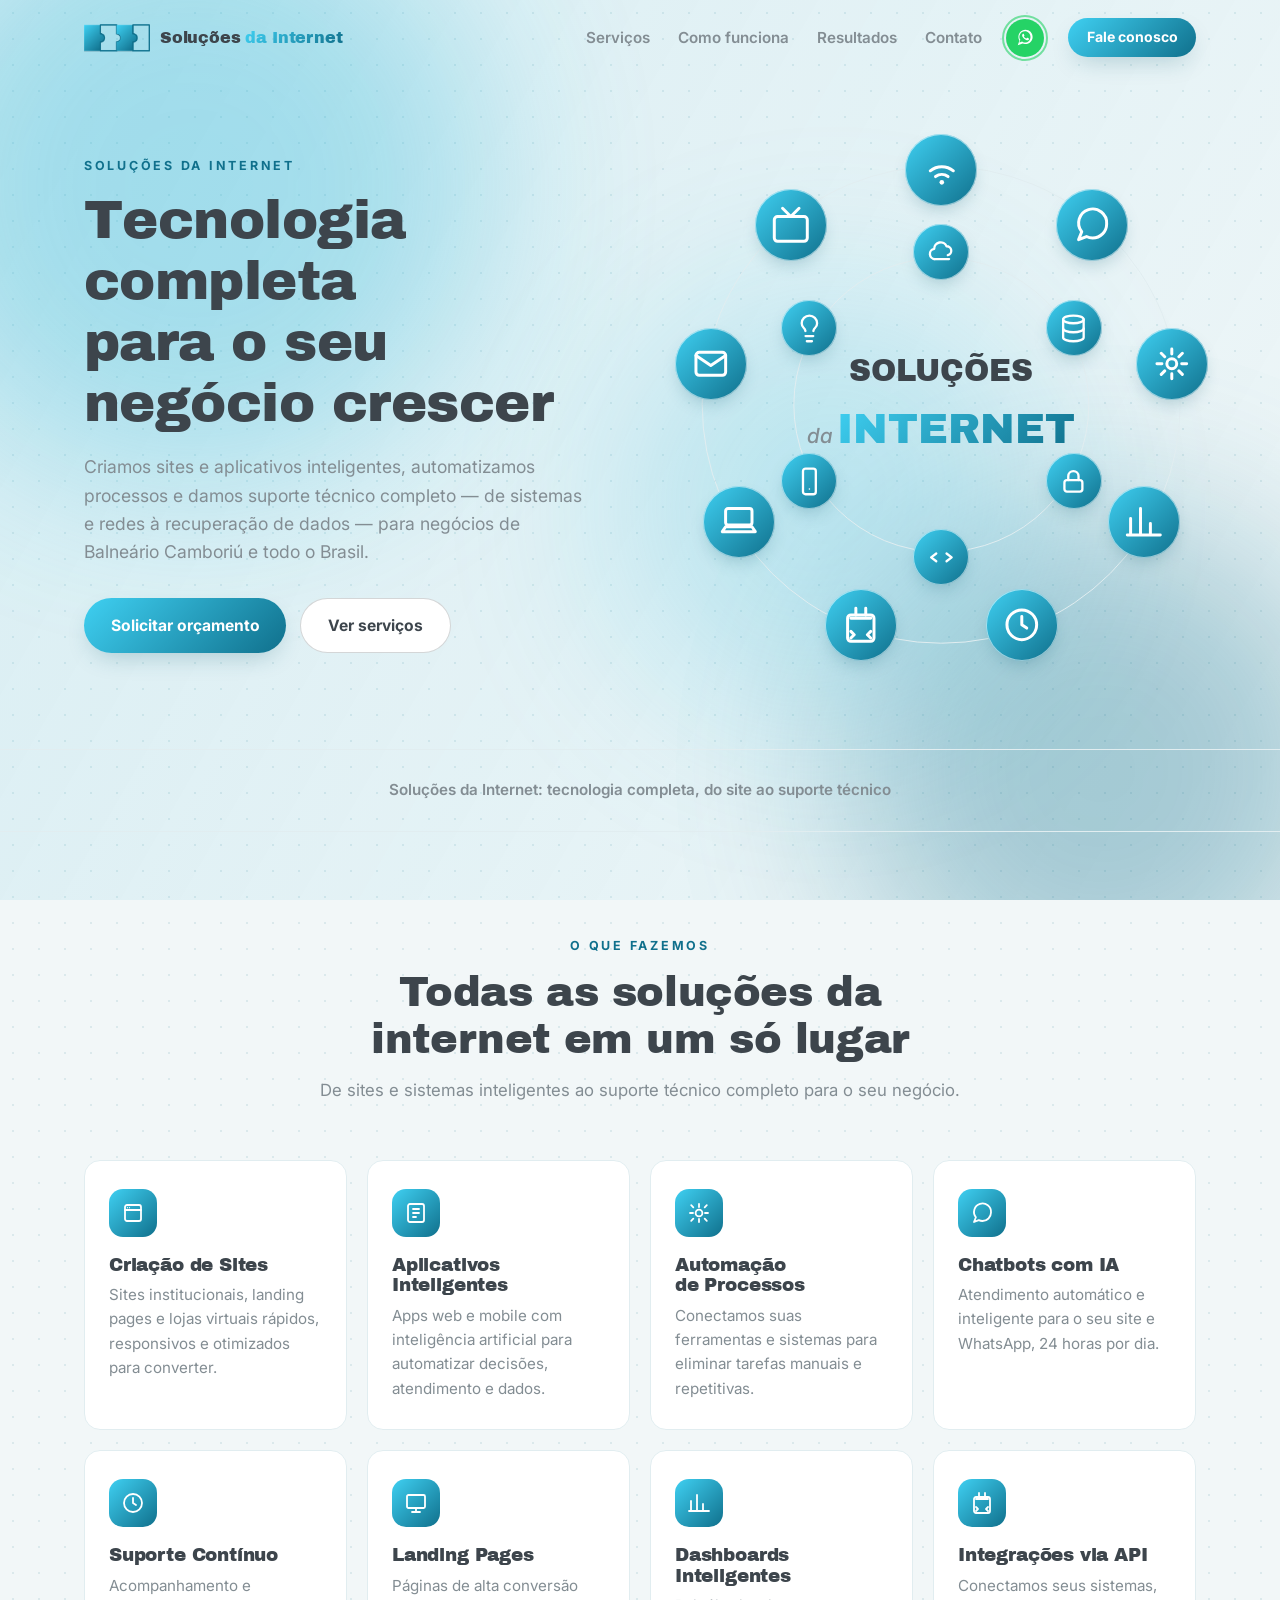
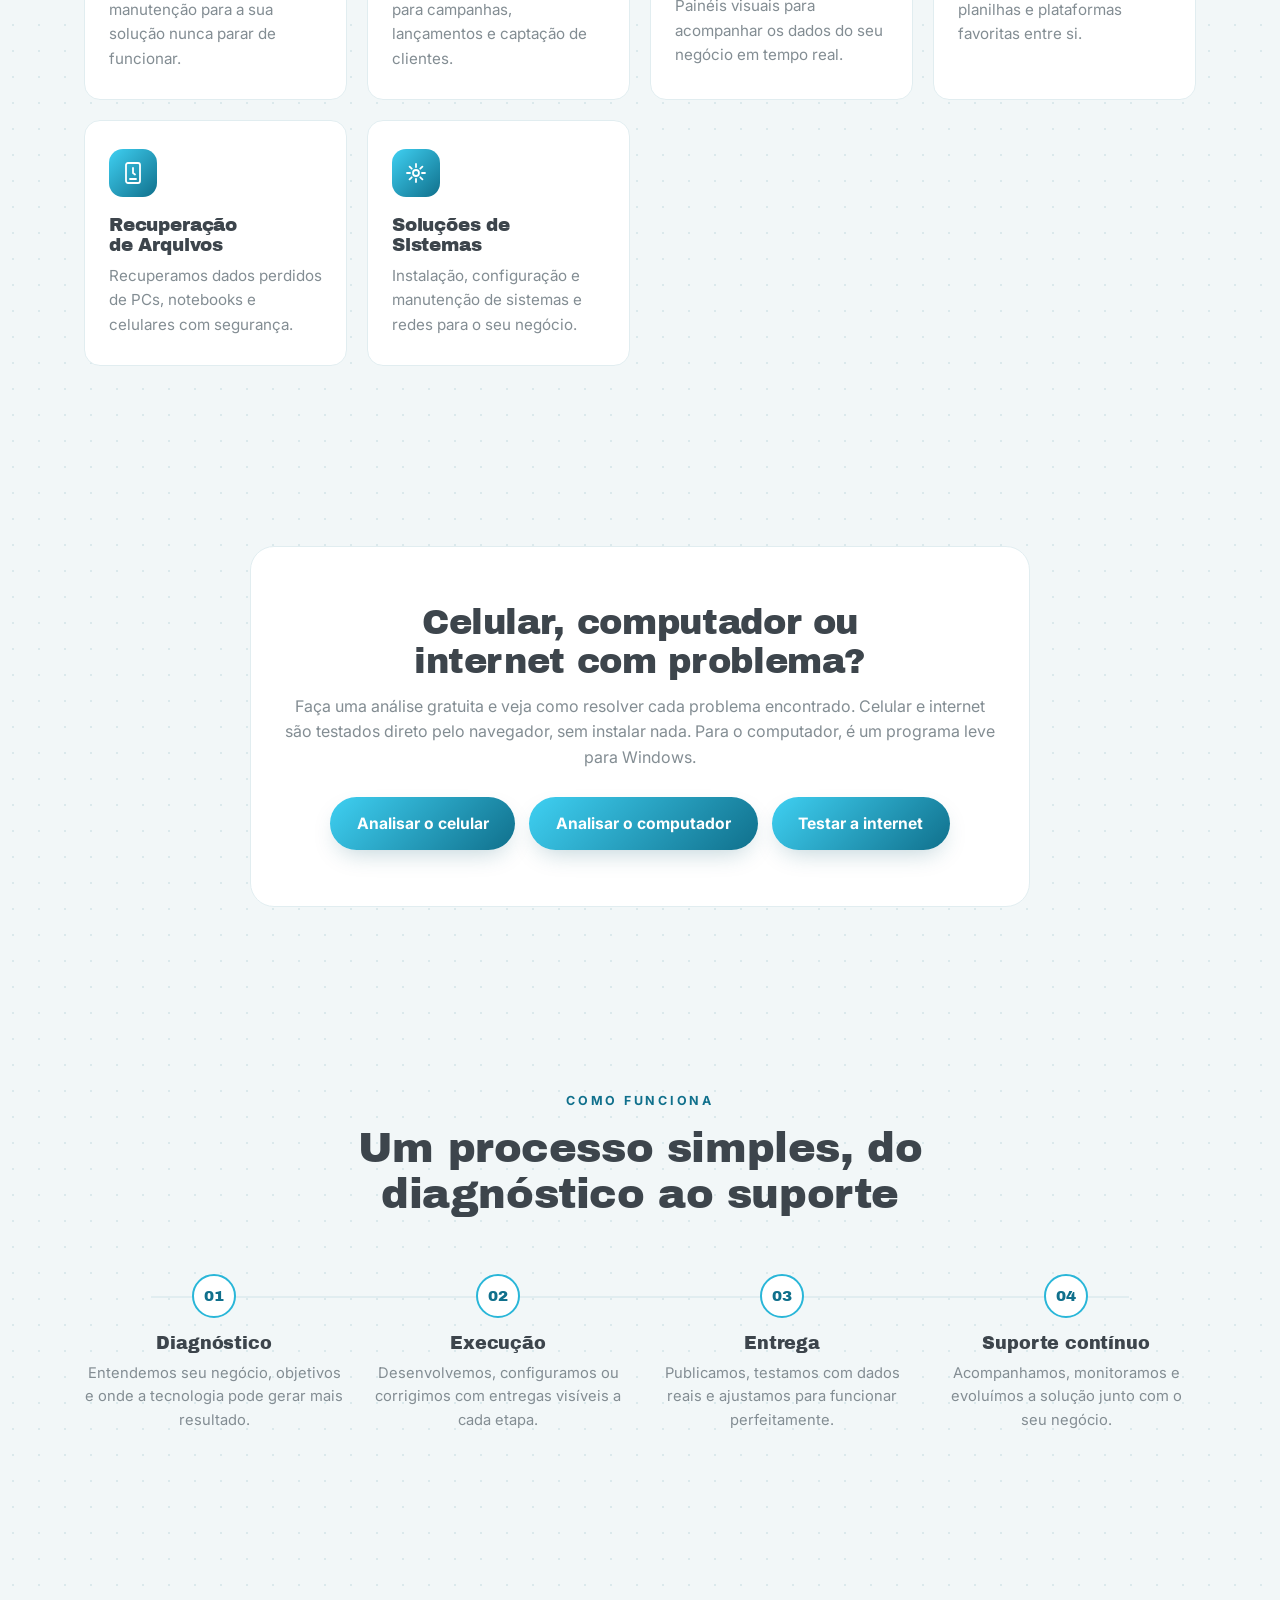
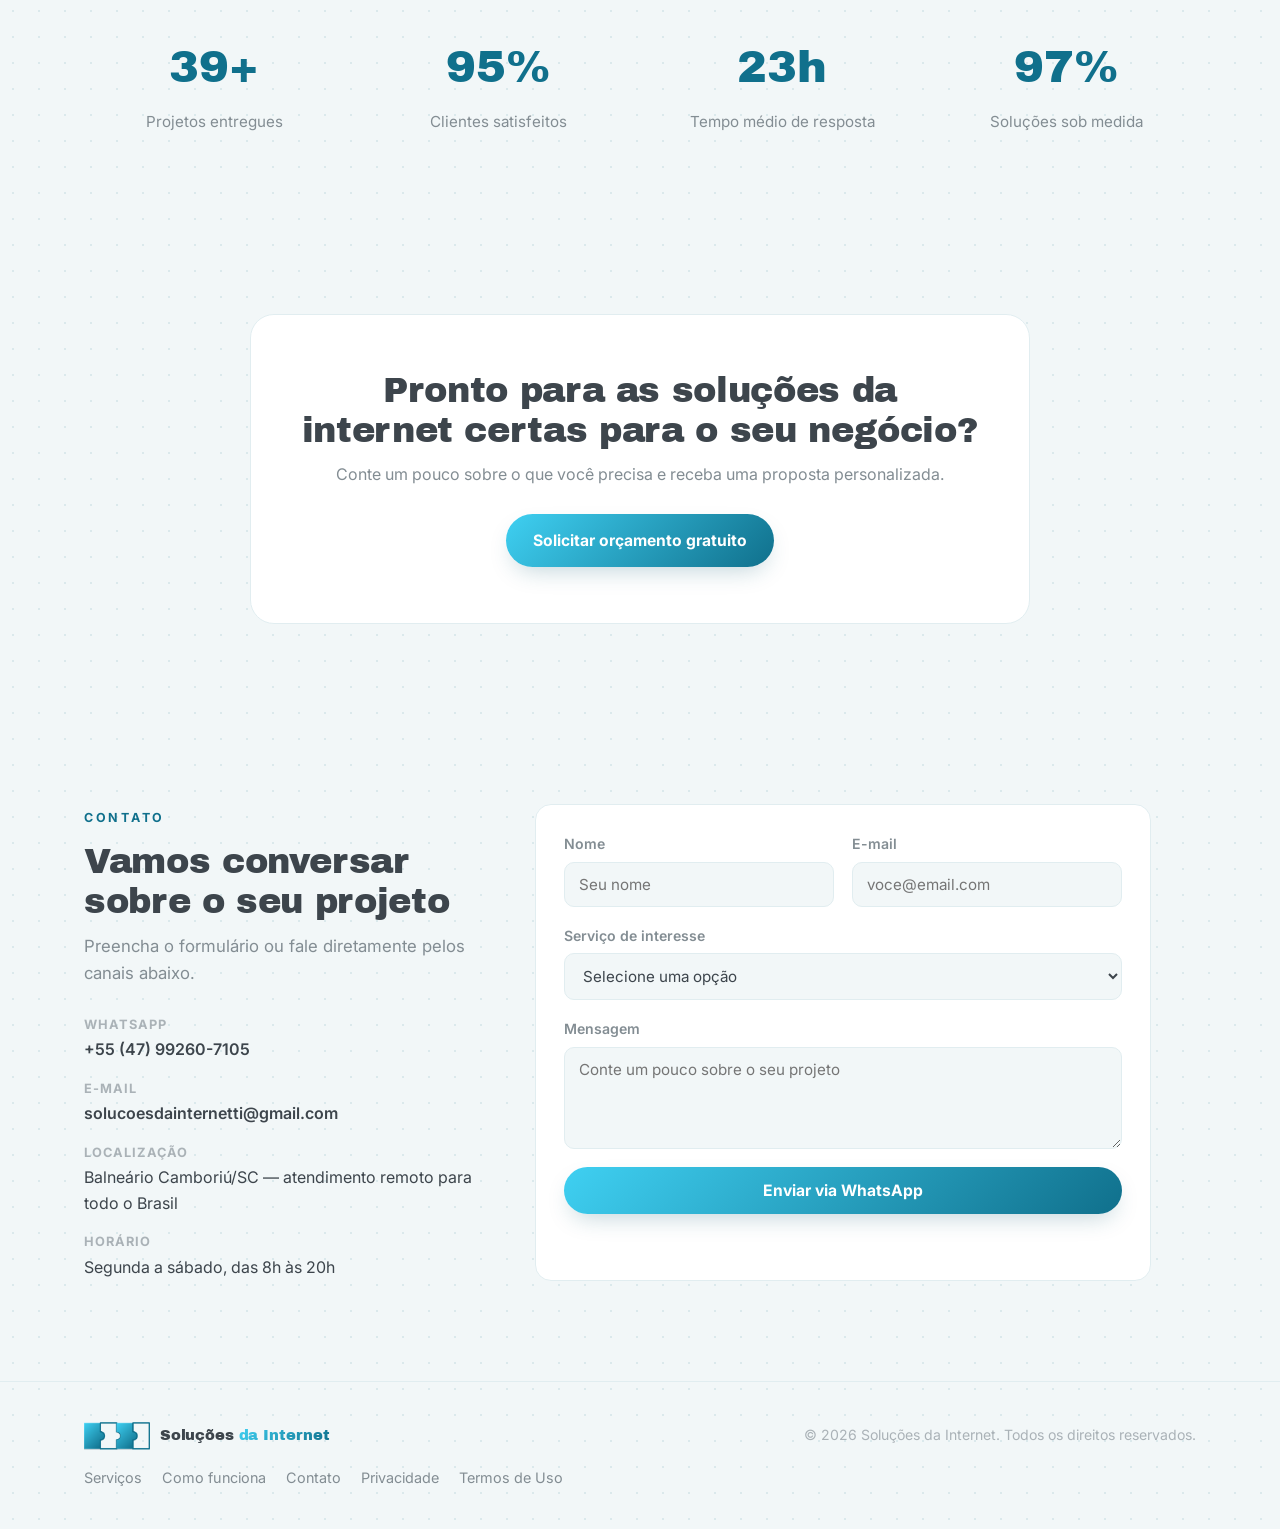
<file: index.html>
<!DOCTYPE html>
<html lang="pt-BR">
<head>
<meta charset="UTF-8">
<meta name="viewport" content="width=device-width, initial-scale=1.0">
<title>Soluções da Internet — Sites e Suporte Técnico em Balneário Camboriú/SC</title>
<meta name="description" content="A Soluções da Internet cria sites, aplicativos inteligentes e automações, e cuida de sistemas, redes e recuperação de dados para negócios de Balneário Camboriú e todo o Brasil.">
<meta property="og:title" content="Soluções da Internet — Sites e Suporte Técnico em Balneário Camboriú/SC">
<meta property="og:description" content="Sites, aplicativos inteligentes, automações e suporte técnico completo para empresas de Balneário Camboriú e todo o Brasil.">
<meta property="og:image" content="https://solucoesdainternet.com.br/assets/img/logo-icon-512.png">
<meta property="og:url" content="https://solucoesdainternet.com.br/">
<meta property="og:type" content="website">
<link rel="canonical" href="https://solucoesdainternet.com.br/">
<meta name="google-site-verification" content="AaQPvkmTvFNg_Wq2d6mFq0FGeAhd8gLh1pBz977XADI">
<link rel="icon" href="assets/img/logo-icon-512.png" type="image/png">
<link rel="apple-touch-icon" href="assets/img/apple-touch-icon.png">
<link rel="preconnect" href="https://fonts.googleapis.com">
<link rel="preconnect" href="https://fonts.gstatic.com" crossorigin>
<link href="https://fonts.googleapis.com/css2?family=Archivo+Black&family=Inter:wght@400;500;600;700&display=swap" rel="stylesheet">
<link rel="stylesheet" href="assets/css/style.css?v=1789057368">
<meta name="robots" content="index, follow, max-snippet:-1, max-image-preview:large">
<meta name="author" content="Soluções da Internet">
<meta name="theme-color" content="#0f1720">
<meta property="og:locale" content="pt_BR">
<meta property="og:site_name" content="Soluções da Internet">
<meta property="og:image:alt" content="Logo da Soluções da Internet">
<meta name="twitter:card" content="summary_large_image">
<meta name="twitter:title" content="Soluções da Internet — Sites e Suporte Técnico em Balneário Camboriú/SC">
<meta name="twitter:description" content="Sites, aplicativos inteligentes, automações e suporte técnico completo para empresas de Balneário Camboriú e todo o Brasil.">
<meta name="twitter:image" content="https://solucoesdainternet.com.br/assets/img/logo-icon-512.png">
<script type="application/ld+json">
{
  "@context": "https://schema.org",
  "@graph": [
    {
      "@type": ["ProfessionalService", "LocalBusiness"],
      "@id": "https://solucoesdainternet.com.br/#business",
      "name": "Soluções da Internet",
      "url": "https://solucoesdainternet.com.br/",
      "image": "https://solucoesdainternet.com.br/assets/img/logo-icon-512.png",
      "logo": "https://solucoesdainternet.com.br/assets/img/logo-icon-512.png",
      "description": "Criação de sites, aplicativos inteligentes, automação de processos, chatbots com IA e suporte técnico — sistemas, redes e recuperação de dados — para negócios de Balneário Camboriú e todo o Brasil.",
      "telephone": "+55-47-99260-7105",
      "email": "solucoesdainternetti@gmail.com",
      "priceRange": "$$",
      "currenciesAccepted": "BRL",
      "address": {
        "@type": "PostalAddress",
        "addressLocality": "Balneário Camboriú",
        "addressRegion": "SC",
        "addressCountry": "BR"
      },
      "geo": {
        "@type": "GeoCoordinates",
        "latitude": -26.9906,
        "longitude": -48.6348
      },
      "areaServed": [
        { "@type": "City", "name": "Balneário Camboriú" },
        { "@type": "City", "name": "Camboriú" },
        { "@type": "State", "name": "Santa Catarina" },
        { "@type": "Country", "name": "Brasil" }
      ],
      "openingHoursSpecification": [
        {
          "@type": "OpeningHoursSpecification",
          "dayOfWeek": ["Monday", "Tuesday", "Wednesday", "Thursday", "Friday", "Saturday"],
          "opens": "08:00",
          "closes": "20:00"
        }
      ],
      "contactPoint": {
        "@type": "ContactPoint",
        "contactType": "customer service",
        "telephone": "+55-47-99260-7105",
        "email": "solucoesdainternetti@gmail.com",
        "availableLanguage": ["Portuguese"]
      },
      "hasOfferCatalog": {
        "@type": "OfferCatalog",
        "name": "Serviços",
        "itemListElement": [
          { "@type": "Offer", "itemOffered": { "@type": "Service", "name": "Criação de Sites", "description": "Sites institucionais e landing pages rápidos, responsivos e otimizados para o Google." } },
          { "@type": "Offer", "itemOffered": { "@type": "Service", "name": "Aplicativos Inteligentes", "description": "Aplicativos web sob medida para o processo do seu negócio." } },
          { "@type": "Offer", "itemOffered": { "@type": "Service", "name": "Automação de Processos", "description": "Automação de tarefas repetitivas e integração entre sistemas." } },
          { "@type": "Offer", "itemOffered": { "@type": "Service", "name": "Chatbots com IA", "description": "Atendimento automatizado com inteligência artificial no WhatsApp e no site." } },
          { "@type": "Offer", "itemOffered": { "@type": "Service", "name": "Suporte Técnico Contínuo", "description": "Manutenção de sistemas, redes e computadores com acompanhamento contínuo." } },
          { "@type": "Offer", "itemOffered": { "@type": "Service", "name": "Recuperação de Arquivos", "description": "Recuperação de dados e arquivos perdidos em HDs, SSDs e cartões de memória." } },
          { "@type": "Offer", "itemOffered": { "@type": "Service", "name": "Dashboards Inteligentes", "description": "Painéis de indicadores para acompanhar os números do negócio em tempo real." } },
          { "@type": "Offer", "itemOffered": { "@type": "Service", "name": "Integrações via API", "description": "Conexão entre sistemas, ERPs e plataformas através de APIs." } }
        ]
      }
    },
    {
      "@type": "WebSite",
      "@id": "https://solucoesdainternet.com.br/#website",
      "url": "https://solucoesdainternet.com.br/",
      "name": "Soluções da Internet",
      "inLanguage": "pt-BR",
      "publisher": { "@id": "https://solucoesdainternet.com.br/#business" }
    },
    {
      "@type": "WebPage",
      "@id": "https://solucoesdainternet.com.br/#webpage",
      "url": "https://solucoesdainternet.com.br/",
      "name": "Soluções da Internet — Sites e Suporte Técnico em Balneário Camboriú/SC",
      "isPartOf": { "@id": "https://solucoesdainternet.com.br/#website" },
      "about": { "@id": "https://solucoesdainternet.com.br/#business" },
      "inLanguage": "pt-BR"
    }
  ]
}
</script>
</head>
<body>

<div class="bg-aurora" aria-hidden="true">
  <span class="aurora a1"></span>
  <span class="aurora a2"></span>
  <span class="aurora a3"></span>
</div>

<header class="site-header" id="siteHeader">
  <div class="container header-inner">
    <a href="#top" class="brand" aria-label="Soluções da Internet">
      <span class="brand-icon-wrap">
        <img src="assets/img/logo-icon.png" alt="" class="brand-icon">
      </span>
      <span class="brand-word">Soluções <em class="accent">da Internet</em></span>
    </a>

    <nav class="main-nav" id="mainNav">
      <a href="#servicos">Serviços</a>
      <a href="#processo">Como funciona</a>
      <a href="#numeros">Resultados</a>
      <a href="#contato">Contato</a>
    </nav>

    <div class="header-actions" aria-label="Ações rápidas">
      <a href="https://wa.me/5547992607105" target="_blank" rel="noopener" class="whatsapp-float" aria-label="Falar no WhatsApp">
        <span class="whatsapp-pulse" aria-hidden="true"></span>
        <svg viewBox="0 0 32 32" fill="currentColor" aria-hidden="true">
          <path d="M16.02 3C9.4 3 4.02 8.37 4.02 15c0 2.23.6 4.35 1.75 6.22L3 29l7.98-2.7A11.9 11.9 0 0 0 16.02 27C22.63 27 28 21.63 28 15S22.63 3 16.02 3Zm0 21.6c-1.86 0-3.66-.5-5.23-1.44l-.37-.22-4.7 1.59 1.6-4.58-.24-.38A9.53 9.53 0 0 1 5.62 15c0-5.2 4.2-9.4 9.4-9.4S24.4 9.8 24.4 15s-4.2 9.6-9.38 9.6Zm5.15-7.2c-.28-.14-1.66-.82-1.92-.91-.26-.1-.44-.14-.63.14-.19.28-.72.91-.88 1.1-.16.19-.32.21-.6.07-.28-.14-1.17-.43-2.24-1.38-.83-.74-1.38-1.65-1.55-1.93-.16-.28-.02-.43.12-.57.13-.13.28-.33.42-.5.14-.16.19-.28.28-.47.09-.19.05-.35-.02-.5-.07-.14-.63-1.52-.87-2.08-.23-.55-.46-.48-.63-.49h-.54c-.19 0-.5.07-.76.35-.26.28-1 .98-1 2.38 0 1.4 1.02 2.76 1.16 2.95.14.19 2.01 3.07 4.87 4.3.68.29 1.21.47 1.63.6.68.22 1.3.19 1.79.11.55-.08 1.66-.68 1.89-1.33.24-.66.24-1.22.16-1.34-.07-.12-.26-.19-.54-.33Z"/>
        </svg>
      </a>
    </div>

    <a href="#contato" class="btn btn-primary btn-small nav-cta">Fale conosco</a>

    <button class="menu-toggle" id="menuToggle" aria-label="Abrir menu" aria-expanded="false">
      <span></span><span></span><span></span>
    </button>
  </div>
</header>

<main id="top">

  <!-- HERO -->
  <section class="hero">
    <div class="container hero-inner">
      <div class="hero-copy">
        <p class="eyebrow reveal">Soluções da Internet</p>
        <h1 id="heroHeadline">Tecnologia completa para o seu negócio crescer</h1>
        <p class="hero-sub reveal" style="--delay: 0.16s">
          Criamos sites e aplicativos inteligentes, automatizamos processos e damos suporte técnico
          completo — de sistemas e redes à recuperação de dados — para negócios de Balneário Camboriú
          e todo o Brasil.
        </p>
        <div class="hero-actions reveal" style="--delay: 0.24s">
          <a href="#contato" class="btn btn-primary">Solicitar orçamento</a>
          <a href="#servicos" class="btn btn-ghost">Ver serviços</a>
        </div>
      </div>

      <div class="hero-visual reveal" style="--delay: 0.2s" aria-hidden="true">
        <div class="hero-orbit-guide outer"></div>
        <div class="hero-orbit-guide inner"></div>
        <div class="hero-center">
          <div class="l1">SOLUÇÕES</div>
          <div class="l2"><span class="da">da</span><span class="accent">INTERNET</span></div>
        </div>
        <div class="hero-ring outer" id="heroRingOuter"></div>
        <div class="hero-ring inner" id="heroRingInner"></div>
      </div>
    </div>
  </section>

  <!-- TRUST STRIP -->
  <section class="trust-strip">
    <div class="container trust-inner reveal">
      <span>Soluções da Internet: tecnologia completa, do site ao suporte técnico</span>
    </div>
  </section>

  <!-- SERVICES -->
  <section id="servicos" class="section services">
    <div class="container">
      <div class="section-head reveal">
        <p class="eyebrow">O que fazemos</p>
        <h2>Todas as soluções da internet em um só lugar</h2>
        <p class="section-sub">De sites e sistemas inteligentes ao suporte técnico completo para o seu negócio.</p>
      </div>

      <div class="service-grid">
        <article class="service-card reveal" style="--delay: 0.02s">
          <div class="service-icon"><svg viewBox="0 0 24 24"><path d="M4 6a2 2 0 0 1 2-2h12a2 2 0 0 1 2 2v12a2 2 0 0 1-2 2H6a2 2 0 0 1-2-2V6Z"/><path d="M4 9h16"/><circle cx="6.5" cy="6.7" r="0.6" fill="#fff" stroke="none"/><circle cx="8.5" cy="6.7" r="0.6" fill="#fff" stroke="none"/></svg></div>
          <h3><a href="criacao-de-sites-balneario-camboriu.html" class="card-link">Criação de Sites</a></h3>
          <p>Sites institucionais, landing pages e lojas virtuais rápidos, responsivos e otimizados para converter.</p>
        </article>

        <article class="service-card reveal" style="--delay: 0.06s">
          <div class="service-icon"><svg viewBox="0 0 24 24"><rect x="4" y="3" width="16" height="18" rx="2"/><path d="M9 8h6M9 12h6M9 16h3" stroke-linecap="round"/></svg></div>
          <h3>Aplicativos Inteligentes</h3>
          <p>Apps web e mobile com inteligência artificial para automatizar decisões, atendimento e dados.</p>
        </article>

        <article class="service-card reveal" style="--delay: 0.1s">
          <div class="service-icon"><svg viewBox="0 0 24 24"><path d="M12 3v3M12 18v3M4.2 4.2l2.1 2.1M17.7 17.7l2.1 2.1M3 12h3M18 12h3M4.2 19.8l2.1-2.1M17.7 6.3l2.1-2.1" stroke-linecap="round"/><circle cx="12" cy="12" r="3.4"/></svg></div>
          <h3><a href="automacao-de-processos-balneario-camboriu.html" class="card-link">Automação de Processos</a></h3>
          <p>Conectamos suas ferramentas e sistemas para eliminar tarefas manuais e repetitivas.</p>
        </article>

        <article class="service-card reveal" style="--delay: 0.14s">
          <div class="service-icon"><svg viewBox="0 0 24 24"><path d="M21 11.5a8.5 8.5 0 0 1-8.5 8.5c-1.35 0-2.61-.32-3.73-.9L4 21l1.9-4.77A8.5 8.5 0 1 1 21 11.5Z" stroke-linecap="round" stroke-linejoin="round"/></svg></div>
          <h3><a href="chatbot-whatsapp-ia-balneario-camboriu.html" class="card-link">Chatbots com IA</a></h3>
          <p>Atendimento automático e inteligente para o seu site e WhatsApp, 24 horas por dia.</p>
        </article>

        <article class="service-card reveal" style="--delay: 0.18s">
          <div class="service-icon"><svg viewBox="0 0 24 24"><circle cx="12" cy="12" r="9"/><path d="M12 7v5l3 2"/></svg></div>
          <h3><a href="suporte-tecnico-balneario-camboriu.html" class="card-link">Suporte Contínuo</a></h3>
          <p>Acompanhamento e manutenção para a sua solução nunca parar de funcionar.</p>
        </article>

        <article class="service-card reveal" style="--delay: 0.22s">
          <div class="service-icon"><svg viewBox="0 0 24 24"><rect x="3" y="4" width="18" height="13" rx="1.5"/><path d="M8 21h8M12 17v4"/></svg></div>
          <h3><a href="landing-pages-balneario-camboriu.html" class="card-link">Landing Pages</a></h3>
          <p>Páginas de alta conversão para campanhas, lançamentos e captação de clientes.</p>
        </article>

        <article class="service-card reveal" style="--delay: 0.26s">
          <div class="service-icon"><svg viewBox="0 0 24 24"><path d="M4 20V10M10 20V4M16 20v-7M22 20H2" stroke-linecap="round" stroke-linejoin="round"/></svg></div>
          <h3>Dashboards Inteligentes</h3>
          <p>Painéis visuais para acompanhar os dados do seu negócio em tempo real.</p>
        </article>

        <article class="service-card reveal" style="--delay: 0.3s">
          <div class="service-icon"><svg viewBox="0 0 24 24"><path d="M9 2v4M15 2v4M6 8h12M6 16l2 2-2 2M18 16l-2 2 2 2" stroke-linecap="round" stroke-linejoin="round"/><rect x="4" y="6" width="16" height="16" rx="2"/></svg></div>
          <h3>Integrações via API</h3>
          <p>Conectamos seus sistemas, planilhas e plataformas favoritas entre si.</p>
        </article>

        <article class="service-card reveal" style="--delay: 0.34s">
          <div class="service-icon"><svg viewBox="0 0 24 24"><rect x="5" y="2" width="14" height="20" rx="2"/><path d="M9 18h6"/><path d="M12 7v5l2 1.5"/></svg></div>
          <h3><a href="recuperacao-de-dados-balneario-camboriu.html" class="card-link">Recuperação de Arquivos</a></h3>
          <p>Recuperamos dados perdidos de PCs, notebooks e celulares com segurança.</p>
        </article>

        <article class="service-card reveal" style="--delay: 0.38s">
          <div class="service-icon"><svg viewBox="0 0 24 24"><circle cx="12" cy="12" r="3"/><path d="M12 3v3M12 18v3M3 12h3M18 12h3M5.6 5.6l2.1 2.1M16.3 16.3l2.1 2.1M18.4 5.6l-2.1 2.1M7.7 16.3l-2.1 2.1" stroke-linecap="round"/></svg></div>
          <h3>Soluções de Sistemas</h3>
          <p>Instalação, configuração e manutenção de sistemas e redes para o seu negócio.</p>
        </article>
      </div>
    </div>
  </section>

  <!-- ANÁLISE DE CELULAR -->
  <section id="analise-celular" class="section cta-band">
    <div class="container cta-inner reveal">
      <h2>Celular, computador ou internet com problema?</h2>
      <p>Faça uma análise gratuita e veja como resolver cada problema encontrado. Celular e internet são testados direto pelo navegador, sem instalar nada. Para o computador, é um programa leve para Windows.</p>
      <div class="hero-actions" style="justify-content: center;">
        <a href="celular/" class="btn btn-primary">Analisar o celular</a>
        <a href="computador/" class="btn btn-primary">Analisar o computador</a>
        <a href="internet/" class="btn btn-primary">Testar a internet</a>
      </div>
    </div>
  </section>

  <!-- PROCESS -->
  <section id="processo" class="section process">
    <div class="container">
      <div class="section-head reveal">
        <p class="eyebrow">Como funciona</p>
        <h2>Um processo simples, do diagnóstico ao suporte</h2>
      </div>

      <div class="process-track">
        <div class="process-line" aria-hidden="true"></div>

        <div class="process-step reveal" style="--delay: 0.05s">
          <div class="step-num">01</div>
          <h3>Diagnóstico</h3>
          <p>Entendemos seu negócio, objetivos e onde a tecnologia pode gerar mais resultado.</p>
        </div>

        <div class="process-step reveal" style="--delay: 0.15s">
          <div class="step-num">02</div>
          <h3>Execução</h3>
          <p>Desenvolvemos, configuramos ou corrigimos com entregas visíveis a cada etapa.</p>
        </div>

        <div class="process-step reveal" style="--delay: 0.25s">
          <div class="step-num">03</div>
          <h3>Entrega</h3>
          <p>Publicamos, testamos com dados reais e ajustamos para funcionar perfeitamente.</p>
        </div>

        <div class="process-step reveal" style="--delay: 0.35s">
          <div class="step-num">04</div>
          <h3>Suporte contínuo</h3>
          <p>Acompanhamos, monitoramos e evoluímos a solução junto com o seu negócio.</p>
        </div>
      </div>
    </div>
  </section>

  <!-- STATS -->
  <section id="numeros" class="section stats">
    <div class="container stats-grid">
      <div class="stat reveal">
        <span class="stat-num" data-target="40">0</span><span class="stat-suffix">+</span>
        <p>Projetos entregues</p>
      </div>
      <div class="stat reveal" style="--delay: 0.1s">
        <span class="stat-num" data-target="98">0</span><span class="stat-suffix">%</span>
        <p>Clientes satisfeitos</p>
      </div>
      <div class="stat reveal" style="--delay: 0.2s">
        <span class="stat-num" data-target="24">0</span><span class="stat-suffix">h</span>
        <p>Tempo médio de resposta</p>
      </div>
      <div class="stat reveal" style="--delay: 0.3s">
        <span class="stat-num" data-target="100">0</span><span class="stat-suffix">%</span>
        <p>Soluções sob medida</p>
      </div>
    </div>
  </section>

  <!-- CTA -->
  <section class="section cta-band">
    <div class="container cta-inner reveal">
      <h2>Pronto para as soluções da internet certas para o seu negócio?</h2>
      <p>Conte um pouco sobre o que você precisa e receba uma proposta personalizada.</p>
      <a href="#contato" class="btn btn-primary">Solicitar orçamento gratuito</a>
    </div>
  </section>

  <!-- CONTACT -->
  <section id="contato" class="section contact">
    <div class="container contact-grid">
      <div class="contact-info reveal">
        <p class="eyebrow">Contato</p>
        <h2>Vamos conversar sobre o seu projeto</h2>
        <p class="section-sub">Preencha o formulário ou fale diretamente pelos canais abaixo.</p>

        <ul class="contact-list">
          <li>
            <span class="contact-label">WhatsApp</span>
            <a href="https://wa.me/5547992607105" target="_blank" rel="noopener">+55 (47) 99260-7105</a>
          </li>
          <li>
            <span class="contact-label">E-mail</span>
            <a href="mailto:solucoesdainternetti@gmail.com">solucoesdainternetti@gmail.com</a>
          </li>
          <li>
            <span class="contact-label">Localização</span>
            <span>Balneário Camboriú/SC — atendimento remoto para todo o Brasil</span>
          </li>
          <li>
            <span class="contact-label">Horário</span>
            <span>Segunda a sábado, das 8h às 20h</span>
          </li>
        </ul>
      </div>

      <form class="contact-form reveal" style="--delay: 0.1s" id="contactForm">
        <div class="form-row">
          <label>
            <span>Nome</span>
            <input type="text" name="nome" required placeholder="Seu nome">
          </label>
          <label>
            <span>E-mail</span>
            <input type="email" name="email" required placeholder="voce@email.com">
          </label>
        </div>
        <label>
          <span>Serviço de interesse</span>
          <select name="servico" required>
            <option value="">Selecione uma opção</option>
            <option value="Criação de Sites">Criação de Sites</option>
            <option value="Aplicativos Inteligentes">Aplicativos Inteligentes</option>
            <option value="Automação de Processos">Automação de Processos</option>
            <option value="Suporte técnico / Recuperação de dados">Suporte técnico / Recuperação de dados</option>
            <option value="Ainda não sei / quero orientação">Ainda não sei / quero orientação</option>
          </select>
        </label>
        <label>
          <span>Mensagem</span>
          <textarea name="mensagem" rows="4" required placeholder="Conte um pouco sobre o seu projeto"></textarea>
        </label>
        <button type="submit" class="btn btn-primary btn-full" id="submitBtn">
          <span class="btn-text">Enviar via WhatsApp</span>
        </button>
        <p class="form-note" id="formNote" aria-live="polite"></p>
      </form>
    </div>
  </section>

</main>

<footer class="site-footer">
  <div class="container footer-inner">
    <a href="#top" class="brand">
      <img src="assets/img/logo-icon.png" alt="" class="brand-icon">
      <span class="brand-word">Soluções <em class="accent">da Internet</em></span>
    </a>
    <p>© <span id="year"></span> Soluções da Internet. Todos os direitos reservados.</p>
    <div class="footer-links">
      <a href="#servicos">Serviços</a>
      <a href="#processo">Como funciona</a>
      <a href="#contato">Contato</a>
      <a href="privacidade.html">Privacidade</a>
      <a href="termos.html">Termos de Uso</a>
    </div>
  </div>
</footer>

<script src="assets/js/script.js?v=1789057368"></script>
</body>
</html>
</file>
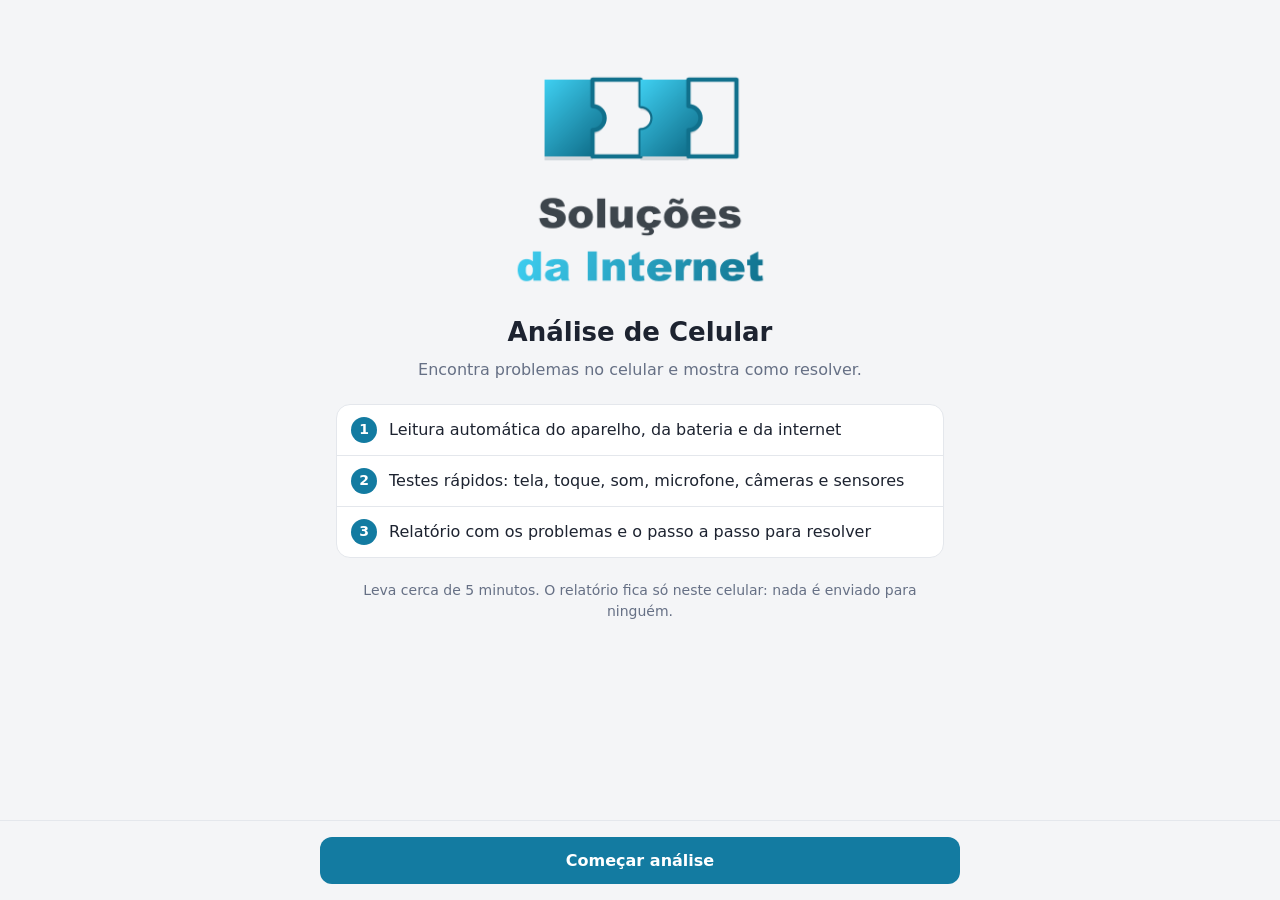
<file: celular/index.html>
<!DOCTYPE html>
<html lang="pt-BR">
<head>
<meta charset="utf-8">
<meta name="viewport" content="width=device-width,initial-scale=1,viewport-fit=cover">
<title>Análise de Celular</title>
<meta name="description" content="Análise de Celular — Soluções da Internet: encontra problemas no celular e mostra como resolver.">
<meta name="theme-color" content="#137ba1">
<meta name="apple-mobile-web-app-capable" content="yes">
<meta name="apple-mobile-web-app-title" content="Análise Celular">
<link rel="manifest" href="manifest.webmanifest">
<link rel="icon" href="icone-192.png">
<link rel="apple-touch-icon" href="icone-180.png">

<!-- Estilo do relatório (também é copiado para o arquivo salvo) -->
<style id="css-rel">
:root{--bg:#f4f5f7;--card:#fff;--tx:#1d2330;--mut:#667085;--ln:#e4e7ec;--ok:#12805c;--aviso:#b86e00;--ruim:#c0362c;--info:#2f62c9;--pri:#137ba1;--pri-tx:#fff}
@media(prefers-color-scheme:dark){:root{--bg:#12151b;--card:#1b1f27;--tx:#e6e8ec;--mut:#98a1b2;--ln:#2b313c;--ok:#3ecf8e;--aviso:#f0a92e;--ruim:#f26b5e;--info:#6d9bff;--pri:#3bb8e0;--pri-tx:#0b1a20}}
*{box-sizing:border-box}
body{margin:0;background:var(--bg);color:var(--tx);font:16px/1.5 system-ui,-apple-system,"Segoe UI",Roboto,sans-serif;-webkit-text-size-adjust:100%}
.rel{max-width:820px;margin:0 auto;padding:16px 16px 40px}
.rel header{display:flex;flex-wrap:wrap;gap:14px;align-items:center;justify-content:space-between;margin-bottom:16px}
.marca{display:flex;align-items:center;gap:14px}
.logo{height:64px;background:#fff;border-radius:12px;padding:5px 8px;border:1px solid var(--ln)}
.rel h1{margin:0;font-size:22px}.rel header p{margin:2px 0 0;color:var(--mut);font-size:14px}
.nota{text-align:center;background:var(--card);border:1px solid var(--ln);border-radius:14px;padding:8px 18px}
.nota b{display:block;font-size:30px;line-height:1.1}.nota small{color:var(--mut)}
.nota .ok{color:var(--ok)}.nota .aviso{color:var(--aviso)}.nota .ruim{color:var(--ruim)}
.rel section{background:var(--card);border:1px solid var(--ln);border-radius:14px;padding:16px;margin-bottom:14px;overflow-x:auto}
.rel h2{margin:0 0 10px;font-size:17px}
.rel table{border-collapse:collapse;width:100%}.rel th,.rel td{text-align:left;padding:7px 6px;border-bottom:1px solid var(--ln);vertical-align:top;font-size:15px}
.rel table:not(.lista) th{width:42%;color:var(--mut);font-weight:500}.lista th{color:var(--mut);font-weight:500;font-size:13px}
.barra{height:8px;background:var(--ln);border-radius:4px;overflow:hidden;margin:6px 0 4px}.barra span{display:block;height:100%}
.barra .ok{background:var(--ok)}.barra .aviso{background:var(--aviso)}.barra .ruim{background:var(--ruim)}
.resumo{margin:-4px 0 14px;font-weight:600}.resumo .ruim{color:var(--ruim)}.resumo .aviso{color:var(--aviso)}.resumo .info{color:var(--info)}
.prob{border:1px solid var(--ln);border-left:4px solid var(--c);border-radius:10px;padding:12px 14px;margin-bottom:12px}
.prob.ruim{--c:var(--ruim)}.prob.aviso{--c:var(--aviso)}.prob.info{--c:var(--info)}.prob.ok{--c:var(--ok)}
.prob .cab{display:flex;flex-wrap:wrap;align-items:center;gap:8px}.prob h3{margin:0;font-size:16px}
.selo{background:var(--c);color:#fff;font-size:11px;font-weight:700;border-radius:20px;padding:2px 9px;text-transform:uppercase;letter-spacing:.03em}
@media(prefers-color-scheme:dark){.selo{color:#12151b}}
.prob p{margin:8px 0}.prob h4{margin:10px 0 4px;font-size:12px;color:var(--mut);text-transform:uppercase;letter-spacing:.04em}
.prob ol{margin:0;padding-left:22px}.prob ol li{margin:4px 0}
.det{margin:4px 0 8px;padding:8px 12px 8px 26px;background:var(--bg);border-radius:8px;font-size:14px;color:var(--mut)}
.st{display:inline-block;font-size:12px;font-weight:700;border-radius:20px;padding:2px 9px;white-space:nowrap;border:1px solid currentColor}
.st.ok{color:var(--ok)}.st.aviso{color:var(--aviso)}.st.falha{color:var(--ruim)}.st.pulado,.st.nd,.st.pendente{color:var(--mut)}
.rel footer{color:var(--mut);font-size:13px;text-align:center;margin-top:8px}
@media print{body{background:#fff}.rel section,.nota{break-inside:avoid}}
</style>

<!-- Estilo do app -->
<style>
body{-webkit-tap-highlight-color:transparent;overscroll-behavior-y:none}
main.app{max-width:640px;margin:0 auto;padding:max(16px,env(safe-area-inset-top)) 16px calc(110px + env(safe-area-inset-bottom))}
.tela{display:none}.tela.ativa{display:block}
.capa{text-align:center;padding-top:6vh}
.capa img{width:min(260px,70%);height:auto}@media(prefers-color-scheme:dark){.capa img{background:#fff;border-radius:18px;padding:14px 18px}}
.capa h1{font-size:26px;margin:18px 0 6px}.capa p{color:var(--mut);margin:0 0 6px}
.passos{list-style:none;padding:0;margin:22px 0;text-align:left;background:var(--card);border:1px solid var(--ln);border-radius:14px}
.passos li{padding:12px 14px;border-bottom:1px solid var(--ln);display:flex;gap:12px;align-items:center}.passos li:last-child{border:0}
.passos b{flex:none;width:26px;height:26px;border-radius:50%;background:var(--pri);color:var(--pri-tx);display:grid;place-items:center;font-size:14px}
.btn{display:block;width:100%;padding:14px 18px;border-radius:12px;border:0;background:var(--pri);color:var(--pri-tx);font-family:inherit;font-size:16px;font-weight:600;line-height:1.2;cursor:pointer;margin:8px 0}
.btn.sec{background:var(--card);color:var(--tx);border:1px solid var(--ln)}
.btn.perigo{background:var(--card);color:var(--ruim);border:1px solid var(--ruim)}
.btn:disabled{opacity:.5}
.btn.mini{display:inline-block;width:auto;padding:9px 16px;font-size:15px;margin:6px 0 0}
.fixo{position:fixed;left:0;right:0;bottom:0;background:var(--bg);border-top:1px solid var(--ln);padding:8px 16px calc(8px + env(safe-area-inset-bottom));z-index:5}
.fixo>div{max-width:640px;margin:0 auto}
h2.tit{font-size:22px;margin:8px 0 4px}.sub{color:var(--mut);margin:0 0 14px}
.peq{font-size:14px;color:var(--mut)}
.etapas{list-style:none;padding:0;margin:18px 0}
.etapas li{display:flex;gap:12px;align-items:center;padding:12px 4px;border-bottom:1px solid var(--ln);color:var(--mut)}
.etapas .ic{width:22px;height:22px;border-radius:50%;border:2px solid var(--ln);flex:none}
.etapas li.rodando{color:var(--tx)}.etapas li.rodando .ic{border-color:var(--pri);border-top-color:transparent;animation:gira .8s linear infinite}
.etapas li.feito{color:var(--tx)}.etapas li.feito .ic{border-color:var(--ok);background:var(--ok)}
@keyframes gira{to{transform:rotate(360deg)}}
@media(prefers-reduced-motion:reduce){.etapas li.rodando .ic{animation:none}}
.teste{background:var(--card);border:1px solid var(--ln);border-radius:14px;padding:14px;margin-bottom:10px}
.teste .ti{display:flex;justify-content:space-between;gap:10px;align-items:center}
.teste p{margin:4px 0 0}.teste .obs{font-size:14px;margin-top:6px}
.campo{background:var(--card);border:1px solid var(--ln);border-radius:14px;padding:14px;margin-bottom:12px}
.campo h3{margin:0 0 4px;font-size:16px}
.campo label{display:block;font-size:14px;color:var(--mut);margin:10px 0 4px}
.campo input[type=text],.campo input[type=number],.campo select,.campo textarea{width:100%;padding:11px 12px;border:1px solid var(--ln);border-radius:10px;background:var(--bg);color:var(--tx);font-family:inherit;font-size:16px}
.duas{display:grid;grid-template-columns:1fr 1fr;gap:10px}
.onde{font-size:13px;color:var(--mut);background:var(--bg);border-radius:8px;padding:8px 10px;margin-top:8px}
.checks label{display:flex;gap:10px;align-items:flex-start;color:var(--tx);font-size:15px;margin:10px 0}
.checks input{width:20px;height:20px;flex:none;margin-top:1px;accent-color:var(--pri)}
.linha-ck{display:grid;grid-template-columns:1fr 150px;gap:10px;align-items:center;padding:8px 0;border-bottom:1px solid var(--ln);font-size:15px}
.linha-ck:last-child{border:0}.linha-ck select{padding:8px}
.acoes-rel{display:grid;grid-template-columns:1fr 1fr;gap:8px}
.acoes-rel .btn{margin:0;padding:12px}#conteudo-rel .rel{padding:0}
/* janela de teste (modal) */
.modal{position:fixed;inset:0;background:rgba(0,0,0,.55);display:flex;align-items:flex-end;justify-content:center;z-index:40}
.caixa{background:var(--card);width:100%;max-width:560px;max-height:92dvh;overflow:auto;border-radius:18px 18px 0 0;padding:20px 16px calc(16px + env(safe-area-inset-bottom))}
.caixa h2{margin:0 0 8px;font-size:20px}
.caixa video{width:100%;max-height:48dvh;background:#000;border-radius:12px;object-fit:contain}
.espelho{transform:scaleX(-1)}
.medidor{height:18px;background:var(--ln);border-radius:9px;overflow:hidden;margin:14px 0 8px}
.medidor span{display:block;height:100%;width:0;background:var(--ok);transition:width .08s}
.nivel-bolha{width:120px;height:120px;border-radius:50%;border:2px solid var(--ln);margin:14px auto;display:grid;place-items:center}
.nivel-bolha span{width:28px;height:28px;border-radius:50%;background:var(--pri);transition:transform .08s}
.sensores{list-style:none;padding:0;margin:8px 0}
/* testes em tela cheia */
.cheia{position:fixed;inset:0;z-index:60;touch-action:none;user-select:none;-webkit-user-select:none;height:100dvh}
.dica-cheia{position:absolute;left:50%;top:50%;transform:translate(-50%,-50%);width:min(86%,360px);margin:0;padding:14px 16px;border-radius:12px;background:rgba(0,0,0,.72);color:#fff;text-align:center;font-size:16px;pointer-events:none}
.grade{display:grid;background:#fff}
.grade i{border:1px solid #d7dbe0}.grade i.ok{background:#3ecf8e;border-color:#2fb97a}
.pilula{position:fixed;left:50%;bottom:calc(24px + env(safe-area-inset-bottom));transform:translateX(-50%);background:rgba(20,24,32,.88);color:#fff;border-radius:14px;padding:10px 12px;text-align:center;font-size:14px;width:min(90%,340px);pointer-events:none;transition:opacity .2s}
.pilula.oculta{opacity:0}.pilula.oculta button{visibility:hidden}
.pilula button{pointer-events:auto;margin-top:8px;background:#fff;color:#1d2330;border:0;border-radius:10px;padding:9px 14px;font-family:inherit;font-size:14px;font-weight:600}
@media print{.fixo,.acoes-rel,.nao-imprimir{display:none!important}main.app{padding:0}}
</style>
</head>
<body>
<main class="app">

  <!-- 1. Início -->
  <section class="tela ativa" id="inicio">
    <div class="capa">
      <img id="logo-capa" alt="Soluções da Internet">
      <h1>Análise de Celular</h1>
      <p>Encontra problemas no celular e mostra como resolver.</p>
      <ol class="passos">
        <li><b>1</b><span>Leitura automática do aparelho, da bateria e da internet</span></li>
        <li><b>2</b><span>Testes rápidos: tela, toque, som, microfone, câmeras e sensores</span></li>
        <li><b>3</b><span>Relatório com os problemas e o passo a passo para resolver</span></li>
      </ol>
      <p class="peq">Leva cerca de 5 minutos. O relatório fica só neste celular: nada é enviado para ninguém.</p>
      <p class="peq" id="aviso-seguro" hidden></p>
    </div>
    <div class="fixo"><div><button class="btn" id="bt-comecar">Começar análise</button></div></div>
  </section>

  <!-- 2. Leitura automática -->
  <section class="tela" id="auto">
    <h2 class="tit">Analisando o celular...</h2>
    <p class="sub">Aguarde alguns segundos.</p>
    <ul class="etapas" id="etapas"></ul>
  </section>

  <!-- 3. Testes -->
  <section class="tela" id="testes">
    <h2 class="tit">Testes</h2>
    <p class="sub">Toque em <b>Testar</b> em cada item, ou faça todos em sequência. Pode pular os que não quiser.</p>
    <button class="btn sec" id="bt-todos">Fazer todos os testes em sequência</button>
    <div id="lista-testes" style="margin-top:10px"></div>
    <div class="fixo"><div><button class="btn" id="bt-ir-manual">Continuar</button></div></div>
  </section>

  <!-- 4. Informações manuais -->
  <section class="tela" id="manual">
    <h2 class="tit">Mais informações</h2>
    <p class="sub">O navegador não consegue ler estes dados sozinho. Tudo é opcional: preencha o que conseguir.</p>
    <form id="form-manual" onsubmit="return false">
      <div class="campo">
        <h3>Identificação</h3>
        <label for="ident">Nome do cliente ou do aparelho (aparece no relatório)</label>
        <input type="text" id="ident" name="ident" placeholder="Ex.: Maria – Galaxy A15" autocomplete="off">
      </div>
      <div class="campo">
        <h3>Armazenamento</h3>
        <div class="duas">
          <div><label for="armTotal">Total (GB)</label><input type="text" inputmode="decimal" id="armTotal" name="armTotal" placeholder="Ex.: 128" autocomplete="off"></div>
          <div><label for="armLivre">Livre (GB)</label><input type="text" inputmode="decimal" id="armLivre" name="armLivre" placeholder="Ex.: 20,5" autocomplete="off"></div>
        </div>
        <div class="onde" id="onde-arm"></div>
      </div>
      <div class="campo">
        <h3>Saúde da bateria</h3>
        <div class="duas">
          <div><label for="batSaude">Capacidade (%)</label><input type="text" inputmode="numeric" id="batSaude" name="batSaude" placeholder="Ex.: 87" autocomplete="off"></div>
          <div><label for="batStatus">Ou o status</label>
            <select id="batStatus" name="batStatus"><option value="">Não sei</option><option value="boa">Boa / Normal</option><option value="ruim">Fraca / Substituir</option></select></div>
        </div>
        <div class="onde" id="onde-bat"></div>
      </div>
      <div class="campo">
        <h3>Verificações rápidas</h3>
        <p class="peq" style="margin:0 0 4px">Teste no próprio celular e marque o resultado.</p>
        <div id="lista-check"></div>
      </div>
      <div class="campo checks">
        <h3>O cliente reclama de...</h3>
        <div id="lista-sintomas"></div>
      </div>
      <div class="campo">
        <h3>Observações</h3>
        <textarea id="obs" name="obs" rows="3" placeholder="Anotações do técnico (opcional)"></textarea>
      </div>
    </form>
    <div class="fixo"><div><button class="btn" id="bt-gerar">Gerar relatório</button></div></div>
  </section>

  <!-- 5. Relatório -->
  <section class="tela" id="relatorio">
    <div class="acoes-rel nao-imprimir" style="margin-bottom:12px">
      <button class="btn" id="bt-compartilhar">Compartilhar</button>
      <button class="btn sec" id="bt-salvar">Salvar arquivo</button>
      <button class="btn sec" id="bt-pdf">Imprimir / PDF</button>
      <button class="btn sec" id="bt-nova">Nova análise</button>
    </div>
    <div id="conteudo-rel"></div>
  </section>
</main>

<script>
'use strict';
const LOGO = '[data-uri]';

// ---------- utilidades ----------
const $ = s => document.querySelector(s);
const dormir = ms => new Promise(r => setTimeout(r, ms));
const esc = s => String(s == null ? '' : s).replace(/[&<>"']/g, c => ({ '&': '&amp;', '<': '&lt;', '>': '&gt;', '"': '&quot;', "'": '&#39;' }[c]));
const ua = navigator.userAgent;
const ehIOS = /iPhone|iPad|iPod/.test(ua) || (navigator.platform === 'MacIntel' && navigator.maxTouchPoints > 1);
const ehAndroid = /Android/i.test(ua);
const so = (android, ios) => ehIOS ? ios : android;   // texto diferente para Android e iPhone
const fmt = n => Number(n).toLocaleString('pt-BR', { maximumFractionDigits: 1 });
const estado = { info: {}, testes: {}, manual: {}, bat: null };

function mostrar(id) {
  document.querySelectorAll('.tela').forEach(t => t.classList.toggle('ativa', t.id === id));
  window.scrollTo(0, 0);
}

// ---------- 1. leitura automática ----------
function nomeNavegador() {
  if (/SamsungBrowser/.test(ua)) return 'Samsung Internet';
  if (/EdgA|EdgiOS|Edg\//.test(ua)) return 'Microsoft Edge';
  if (/Firefox|FxiOS/.test(ua)) return 'Firefox';
  if (/OPR\/|Opera/.test(ua)) return 'Opera';
  if (/CriOS|Chrome/.test(ua)) return 'Chrome';
  if (/Safari/.test(ua)) return 'Safari';
  return 'Outro';
}

// O iPhone não informa o modelo: estima pelo tamanho da tela.
function modeloIphone() {
  if (/iPad/.test(ua) || (ehIOS && !/iPhone|iPod/.test(ua))) return 'iPad';
  const w = Math.min(screen.width, screen.height), h = Math.max(screen.width, screen.height), d = Math.round(devicePixelRatio || 1);
  const t = {
    '320x568x2': 'iPhone SE (1ª geração) ou 5s', '375x667x2': 'iPhone 6, 6s, 7, 8 ou SE (2ª/3ª geração)',
    '414x736x3': 'iPhone 6 Plus, 7 Plus ou 8 Plus', '375x812x3': 'iPhone X, XS, 11 Pro, 12 mini ou 13 mini',
    '414x896x2': 'iPhone XR ou 11', '414x896x3': 'iPhone XS Max ou 11 Pro Max',
    '390x844x3': 'iPhone 12, 13, 14 ou 16e', '428x926x3': 'iPhone 12 Pro Max, 13 Pro Max ou 14 Plus',
    '393x852x3': 'iPhone 14 Pro, 15, 15 Pro ou 16', '430x932x3': 'iPhone 14 Pro Max, 15 Plus, 15 Pro Max ou 16 Plus',
    '402x874x3': 'iPhone 16 Pro, 17 ou 17 Pro', '440x956x3': 'iPhone 16 Pro Max ou 17 Pro Max', '420x912x3': 'iPhone Air'
  };
  const m = t[`${w}x${h}x${d}`];
  return m ? m + ' (provável)' : 'iPhone';
}

async function lerAparelho() {
  const i = estado.info;
  let modelo = null, versao = null;
  if (navigator.userAgentData && navigator.userAgentData.getHighEntropyValues) {
    try {
      const h = await navigator.userAgentData.getHighEntropyValues(['model', 'platformVersion']);
      modelo = h.model || null;
      if (ehAndroid && h.platformVersion) versao = h.platformVersion.split('.')[0];
    } catch (e) { }
  }
  if (!versao) {
    if (ehIOS) {
      const m = ua.match(/Version\/(\d+)(?:\.(\d+))?/) || ua.match(/OS (\d+)[_.](\d+)/);
      if (m) versao = m[2] ? `${m[1]}.${m[2]}` : m[1];
    } else if (ehAndroid && !/Android 10; K\b/.test(ua)) {   // "Android 10; K" é valor falso usado pelo Chrome
      const m = ua.match(/Android (\d+(?:\.\d+)?)/);
      if (m) versao = m[1];
    }
  }
  i.sistema = ehIOS ? (/iPad/.test(modeloIphone()) ? 'iPadOS' : 'iOS') : ehAndroid ? 'Android' : (navigator.userAgentData && navigator.userAgentData.platform) || 'Outro';
  i.versao = versao;
  i.versaoNum = versao ? parseFloat(versao) : null;
  i.modelo = modelo || (ehIOS ? modeloIphone() : null);
  i.navegador = nomeNavegador();
}

function medirHz() {   // conta quadros por 1 s; desiste em 2,5 s se a tela estiver escondida
  return new Promise(r => {
    let n = 0, t0 = null;
    setTimeout(() => r(null), 2500);
    function f(t) {
      if (t0 === null) t0 = t; else n++;
      if (t - t0 < 1000) requestAnimationFrame(f);
      else {
        const fps = n * 1000 / (t - t0);
        r([30, 48, 60, 72, 90, 120, 144, 165].reduce((a, b) => Math.abs(b - fps) < Math.abs(a - fps) ? b : a));
      }
    }
    requestAnimationFrame(f);
  });
}

async function lerTela() {
  const i = estado.info, d = devicePixelRatio || 1;
  i.resolucao = `${Math.round(Math.min(screen.width, screen.height) * d)} × ${Math.round(Math.max(screen.width, screen.height) * d)}`;
  i.densidade = Math.round(d * 100) / 100;
  i.hz = await medirHz();
  i.toquesMax = navigator.maxTouchPoints || null;
}

function lerGpu() {
  try {
    const gl = document.createElement('canvas').getContext('webgl');
    if (!gl) return null;
    const ext = gl.getExtension('WEBGL_debug_renderer_info');
    return String(ext ? gl.getParameter(ext.UNMASKED_RENDERER_WEBGL) : gl.getParameter(gl.RENDERER)).replace(/^ANGLE \((.*)\)$/, '$1');
  } catch (e) { return null; }
}

// Carga fixa de trabalho; a pontuação compara com um notebook Core i3 de 10ª geração (≈ 1000 pontos).
function carga() {
  let x = 0; const a = [];
  for (let k = 0; k < 200000; k++) { x += Math.sqrt(k) * Math.sin(k); if (k % 4 === 0) a.push((k * 2654435761) % 1000003); }
  a.sort((p, q) => p - q);
  let s = ''; for (let k = 0; k < 20000; k++) s += String.fromCharCode(65 + k % 26);
  const o = {}; for (let k = 0; k < 50000; k++) { const c = 'k' + (k % 5000); o[c] = (o[c] || 0) + k; }
  return x + a[100] + s.length + Object.keys(o).length;
}
const REF_MS = 27;   // tempo da carga no computador de referência
async function lerDesempenho() {
  const i = estado.info;
  i.nucleos = navigator.hardwareConcurrency || null;
  i.ram = navigator.deviceMemory || null;
  i.gpu = lerGpu();
  await dormir(50);
  let melhor = Infinity;
  for (let k = 0; k < 5; k++) { const t = performance.now(); carga(); melhor = Math.min(melhor, performance.now() - t); await dormir(30); }
  i.pontos = Math.round(1000 * REF_MS / melhor);
}

async function lerBateria() {
  if (!navigator.getBattery) return;
  try {
    const b = await navigator.getBattery();
    estado.bat = b;
    estado.info.batNivel = Math.round(b.level * 100);
    estado.info.batCarregando = b.charging;
  } catch (e) { }
}

async function lerInternet() {
  const i = estado.info, c = navigator.connection;
  if (c) i.redeTipo = { wifi: 'Wi-Fi', cellular: 'Dados móveis', ethernet: 'Cabo', none: 'Sem conexão', bluetooth: 'Bluetooth' }[c.type] || null;
  if (!navigator.onLine) { i.semInternet = true; return; }
  const url = b => `https://speed.cloudflare.com/__down?bytes=${b}&r=${Math.random()}`;
  try {   // tempo de resposta (mediana de 5)
    const ts = [];
    for (let k = 0; k < 5; k++) { const t = performance.now(); await fetch(url(0), { cache: 'no-store' }); ts.push(performance.now() - t); }
    ts.sort((a, b) => a - b); i.ping = Math.round(ts[2]);
  } catch (e) { }
  try {   // velocidade: baixa por até 6 s (menos dados se estiver no 4G/5G)
    const limiteBytes = (c && (c.type === 'cellular' || c.saveData)) ? 8e6 : 25e6;
    const ctrl = new AbortController(), t0 = performance.now();
    const r = await fetch(url(limiteBytes), { cache: 'no-store', signal: ctrl.signal });
    const rd = r.body.getReader(), tempo = setTimeout(() => ctrl.abort(), 6000);
    let bytes = 0, tIni = null, bIni = 0;
    try {
      for (;;) {
        const { done, value } = await rd.read(); if (done) break;
        bytes += value.length;
        if (tIni === null && performance.now() - t0 > 1000) { tIni = performance.now(); bIni = bytes; }   // ignora o 1º segundo
      }
    } catch (e) { }
    clearTimeout(tempo);
    const fim = performance.now();
    const bps = (tIni && fim - tIni > 500) ? (bytes - bIni) / ((fim - tIni) / 1000) : bytes / ((fim - t0) / 1000);
    if (bytes > 0) i.mbps = Math.round(bps * 8 / 1e5) / 10;
  } catch (e) { }
}

const ETAPAS = [
  ['Identificando o aparelho', lerAparelho], ['Lendo a tela', lerTela], ['Medindo o desempenho', lerDesempenho],
  ['Lendo a bateria', lerBateria], ['Testando a velocidade da internet', lerInternet]
];
async function analiseAutomatica() {
  mostrar('auto');
  const ul = $('#etapas');
  ul.innerHTML = ETAPAS.map(([t]) => `<li><span class="ic"></span>${esc(t)}</li>`).join('');
  for (let k = 0; k < ETAPAS.length; k++) {
    ul.children[k].className = 'rodando';
    try { await ETAPAS[k][1](); } catch (e) { console.warn(e); }
    ul.children[k].className = 'feito';
  }
  await dormir(400);
  montarTestes();
  mostrar('testes');
}

// ---------- 2. testes ----------
const ROTULO = { ok: 'Passou', aviso: 'Com ressalva', falha: 'Falhou', pulado: 'Pulado', nd: 'Não disponível', pendente: 'Não testado' };
const nd = obs => ({ st: 'nd', obs });
const semHttps = () => window.isSecureContext ? '' : ' Abra o app por um endereço https.';

function abrirModal(titulo, corpo) {
  const m = document.createElement('div');
  m.className = 'modal';
  m.innerHTML = `<div class="caixa" role="dialog" aria-modal="true"><h2>${esc(titulo)}</h2><div class="corpo">${corpo}</div><div class="acoes"></div></div>`;
  document.body.append(m);
  return m;
}
function perguntar(m, opcoes) {
  return new Promise(res => {
    const a = m.querySelector('.acoes'); a.innerHTML = '';
    for (const o of opcoes) {
      const b = document.createElement('button');
      b.className = 'btn ' + (o.cls || ''); b.textContent = o.t; b.onclick = () => res(o.v);
      a.append(b);
    }
  });
}
const fechar = m => m.remove();
function resposta(v, textos) { return { st: v, obs: (textos && textos[v]) || '' }; }

function erroMidia(e, nome) {
  if (e && (e.name === 'NotAllowedError' || e.name === 'SecurityError'))
    return { st: 'pulado', obs: `Permissão de acesso ${nome} negada` };
  if (e && (e.name === 'NotFoundError' || e.name === 'OverconstrainedError')) return { st: 'falha', obs: `O celular não encontrou ${nome}` };
  if (e && e.name === 'NotReadableError') return { st: 'falha', obs: `Não foi possível abrir ${nome} (em uso por outro app ou com defeito)` };
  return { st: 'falha', obs: `Erro ao abrir ${nome}` + (e && e.name ? ` (${e.name})` : '') };
}
const toqueEm = el => new Promise(r => el.addEventListener('click', r, { once: true }));
function telaCheia(el) {   // pede tela cheia, mas não espera a resposta (alguns navegadores nunca respondem)
  try { const p = el.requestFullscreen && el.requestFullscreen(); if (p && p.catch) p.catch(() => { }); } catch (e) { }
  return dormir(400);
}
function sairTelaCheia() { try { if (document.fullscreenElement) document.exitFullscreen(); } catch (e) { } }

async function testeTela() {
  const cores = ['#ff0000', '#00ff00', '#0000ff', '#ffffff', '#000000', '#808080'];
  const ov = document.createElement('div'); ov.className = 'cheia'; ov.style.background = cores[0]; document.body.append(ov);
  await telaCheia(ov);
  for (let k = 0; k < cores.length; k++) {
    ov.style.background = cores[k];
    ov.innerHTML = k === 0 ? '<p class="dica-cheia">Procure manchas, pontos apagados, listras ou áreas com cor diferente.<br><br>Toque na tela para trocar a cor.</p>' : '';
    await toqueEm(ov);
  }
  ov.remove(); sairTelaCheia();
  const m = abrirModal('Tela', '<p>Você viu manchas, pontos apagados, listras ou áreas com cor diferente em alguma das cores?</p>');
  const v = await perguntar(m, [{ t: 'Não, a tela está perfeita', v: 'ok' }, { t: 'Sim, vi defeito', v: 'falha', cls: 'perigo' }]);
  fechar(m);
  return resposta(v, { falha: 'Manchas, pontos apagados ou listras na tela' });
}

async function testeToque() {
  const ov = document.createElement('div'); ov.className = 'cheia grade'; document.body.append(ov);
  await telaCheia(ov);
  const W = ov.clientWidth, H = ov.clientHeight, lado = Math.max(40, Math.round(Math.min(W, H) / 8));
  const cols = Math.max(1, Math.floor(W / lado)), rows = Math.max(1, Math.floor(H / lado)), total = cols * rows;
  const cw = () => ov.clientWidth / cols, ch = () => ov.clientHeight / rows;
  ov.style.gridTemplateColumns = `repeat(${cols},1fr)`; ov.style.gridTemplateRows = `repeat(${rows},1fr)`;
  ov.innerHTML = '<i></i>'.repeat(total) + '<div class="pilula"><div>Passe o dedo por todos os quadrados até ficarem verdes</div><button type="button">Não consigo completar</button></div>';
  const cel = ov.querySelectorAll('i'), pil = ov.querySelector('.pilula'), feito = new Uint8Array(total);
  let n = 0, maxDedos = 0, timer = null;
  const ativos = new Map();
  return new Promise(res => {
    function acabar(r) { ov.remove(); sairTelaCheia(); estado.info.dedosMax = Math.max(estado.info.dedosMax || 0, maxDedos); res(r); }
    function marca(x, y) {
      const c = Math.min(cols - 1, Math.max(0, Math.floor(x / cw()))), r = Math.min(rows - 1, Math.max(0, Math.floor(y / ch()))), k = r * cols + c;
      if (!feito[k]) { feito[k] = 1; n++; cel[k].className = 'ok'; if (n === total) acabar({ st: 'ok', obs: '' }); }
    }
    function linha(id, x, y) {   // preenche o caminho entre dois pontos (dedo rápido)
      const a = ativos.get(id) || { x, y }, d = Math.hypot(x - a.x, y - a.y), passos = Math.max(1, Math.ceil(d / (Math.min(cw(), ch()) / 3)));
      for (let s = 1; s <= passos; s++) marca(a.x + (x - a.x) * s / passos, a.y + (y - a.y) * s / passos);
      ativos.set(id, { x, y });
    }
    function mostrarPilula() { clearTimeout(timer); timer = setTimeout(() => pil.classList.remove('oculta'), 1500); }
    ov.addEventListener('pointerdown', e => {
      if (e.target.closest('.pilula button')) return;
      pil.classList.add('oculta'); ativos.set(e.pointerId, { x: e.clientX, y: e.clientY }); marca(e.clientX, e.clientY);
      maxDedos = Math.max(maxDedos, ativos.size); mostrarPilula();
    });
    ov.addEventListener('pointermove', e => {
      if (!ativos.has(e.pointerId)) return;
      for (const ev of (e.getCoalescedEvents ? e.getCoalescedEvents() : [e])) linha(e.pointerId, ev.clientX, ev.clientY);
      mostrarPilula();
    });
    const solta = e => ativos.delete(e.pointerId);
    ov.addEventListener('pointerup', solta); ov.addEventListener('pointercancel', solta);
    pil.querySelector('button').addEventListener('click', () => {
      // descreve onde ficou faltando (em cima / no meio / embaixo, esquerda / centro / direita)
      const zonas = {};
      for (let k = 0; k < total; k++) if (!feito[k]) {
        const r = Math.floor(k / cols), c = k % cols;
        const z = ['em cima', 'no meio', 'embaixo'][Math.min(2, Math.floor(r * 3 / rows))] + ', ' + ['à esquerda', 'no centro', 'à direita'][Math.min(2, Math.floor(c * 3 / cols))];
        zonas[z] = (zonas[z] || 0) + 1;
      }
      const tam = total / 9, piores = Object.entries(zonas).filter(([, q]) => q >= tam * 0.3).sort((a, b) => b[1] - a[1]).slice(0, 3).map(([z]) => z);
      acabar({ st: 'falha', obs: `${Math.round(n / total * 100)}% da tela respondeu ao toque` + (piores.length ? `. Falhou ${piores.join('; ')}` : '') });
    });
  });
}

function tocarMelodia() {
  const Ctx = window.AudioContext || window.webkitAudioContext; if (!Ctx) return;
  const ctx = new Ctx();
  [196, 523.25, 659.25, 783.99, 1046.5, 2093].forEach((f, k) => {
    const o = ctx.createOscillator(), g = ctx.createGain(), t = ctx.currentTime + 0.05 + k * 0.3;
    o.type = 'sine'; o.frequency.value = f; o.connect(g); g.connect(ctx.destination);
    g.gain.setValueAtTime(0.0001, t); g.gain.exponentialRampToValueAtTime(0.7, t + 0.03); g.gain.exponentialRampToValueAtTime(0.0001, t + 0.28);
    o.start(t); o.stop(t + 0.3);
  });
  setTimeout(() => ctx.close(), 2500);
}
async function testeSom() {
  const m = abrirModal('Alto-falante', `<p>Aumente o volume${ehIOS ? ' e tire o iPhone do modo silencioso (chave ou botão na lateral)' : ''}. Toque em <b>Tocar som</b>: vão tocar notas do grave ao agudo.</p><button class="btn sec" id="tocar" type="button">▶ Tocar som</button>`);
  m.querySelector('#tocar').onclick = tocarMelodia;
  tocarMelodia();
  const v = await perguntar(m, [{ t: 'Ouvi bem', v: 'ok' }, { t: 'Com chiado, falhando ou muito baixo', v: 'aviso', cls: 'sec' }, { t: 'Não ouvi nada', v: 'falha', cls: 'perigo' }]);
  fechar(m);
  return resposta(v, { aviso: 'Som com chiado, falhando ou muito baixo', falha: 'Nenhum som no alto-falante' });
}

async function testeMic() {
  if (!navigator.mediaDevices || !navigator.mediaDevices.getUserMedia) return nd('Este navegador não permite acessar o microfone.' + semHttps());
  const m = abrirModal('Microfone', '<p>Fale, assobie ou bata palmas perto do celular.</p><div class="medidor"><span id="nivel"></span></div><p class="peq" id="micmsg">Permita o uso do microfone quando o celular pedir.</p><button class="btn sec" id="gravar" type="button" disabled>● Gravar 3 segundos e ouvir</button>');
  let stream;
  try { stream = await navigator.mediaDevices.getUserMedia({ audio: { echoCancellation: false, noiseSuppression: false, autoGainControl: false } }); }
  catch (e) { fechar(m); return erroMidia(e, 'ao microfone'); }
  const Ctx = window.AudioContext || window.webkitAudioContext, ctx = new Ctx();
  const an = ctx.createAnalyser(); an.fftSize = 1024; ctx.createMediaStreamSource(stream).connect(an);
  const buf = new Float32Array(an.fftSize), nivel = m.querySelector('#nivel'), msg = m.querySelector('#micmsg');
  let vivo = true, detectou = false;
  msg.textContent = 'Ouvindo...';
  (function loop() {
    if (!vivo) return;
    an.getFloatTimeDomainData(buf);
    let s = 0; for (let k = 0; k < buf.length; k++) s += buf[k] * buf[k];
    const pct = Math.min(100, Math.round(Math.sqrt(s / buf.length) * 400));
    nivel.style.width = pct + '%';
    if (pct > 20 && !detectou) { detectou = true; msg.textContent = '✔ O microfone está captando som.'; }
    requestAnimationFrame(loop);
  })();
  const bg = m.querySelector('#gravar');
  if (window.MediaRecorder) {
    bg.disabled = false;
    bg.onclick = () => {
      const rec = new MediaRecorder(stream), partes = [];
      rec.ondataavailable = e => partes.push(e.data);
      rec.onstop = () => { const a = new Audio(URL.createObjectURL(new Blob(partes, { type: rec.mimeType }))); a.play(); bg.disabled = false; bg.textContent = '● Gravar de novo'; };
      rec.start(); bg.disabled = true; bg.textContent = 'Gravando... fale agora';
      setTimeout(() => { bg.textContent = 'Tocando a gravação...'; rec.stop(); }, 3000);
    };
  }
  const v = await perguntar(m, [{ t: 'Microfone funcionando', v: 'ok' }, { t: 'Som abafado ou com chiado', v: 'aviso', cls: 'sec' }, { t: 'Não captou som', v: 'falha', cls: 'perigo' }]);
  vivo = false; stream.getTracks().forEach(t => t.stop()); ctx.close(); fechar(m);
  return resposta(v, { aviso: 'Som captado abafado ou com chiado', falha: 'O microfone não captou som' });
}

async function abrirCamera(frente) {
  const base = { width: { ideal: 1920 }, height: { ideal: 1080 } };
  if (frente) return navigator.mediaDevices.getUserMedia({ video: Object.assign({ facingMode: 'user' }, base) });
  try { return await navigator.mediaDevices.getUserMedia({ video: Object.assign({ facingMode: { exact: 'environment' } }, base) }); }
  catch (e) { if (e.name === 'OverconstrainedError') return navigator.mediaDevices.getUserMedia({ video: { facingMode: 'environment' } }); throw e; }
}
async function testeCamera(frente) {
  const nome = frente ? 'à câmera frontal' : 'à câmera traseira';
  if (!navigator.mediaDevices || !navigator.mediaDevices.getUserMedia) return nd('Este navegador não permite acessar a câmera.' + semHttps());
  const m = abrirModal(frente ? 'Câmera frontal' : 'Câmera traseira', `<video playsinline muted autoplay${frente ? ' class="espelho"' : ''}></video><p class="peq" id="camres">Permita o uso da câmera quando o celular pedir.</p>`);
  let stream;
  try { stream = await abrirCamera(frente); } catch (e) { fechar(m); return erroMidia(e, nome); }
  m.querySelector('video').srcObject = stream;
  const s = stream.getVideoTracks()[0].getSettings ? stream.getVideoTracks()[0].getSettings() : {};
  m.querySelector('#camres').textContent = (frente ? 'Veja se o rosto aparece nítido.' : 'Aponte para algo com letras e veja se fica nítido.') + (s.width ? ` Vídeo: ${s.width} × ${s.height}.` : '');
  const v = await perguntar(m, [{ t: 'Imagem nítida e sem manchas', v: 'ok' }, { t: 'Embaçada, sem foco ou com manchas', v: 'aviso', cls: 'sec' }, { t: 'Imagem preta ou travada', v: 'falha', cls: 'perigo' }]);
  stream.getTracks().forEach(t => t.stop()); fechar(m);
  return resposta(v, { aviso: 'Imagem embaçada, sem foco ou com manchas', falha: 'Imagem preta ou travada' });
}

async function testeLanterna() {
  if (ehIOS) return nd('O iPhone não deixa o navegador controlar a lanterna. Teste pela Central de Controle.');
  if (!navigator.mediaDevices || !navigator.mediaDevices.getUserMedia) return nd('Este navegador não permite acessar a câmera.' + semHttps());
  let stream;
  try { stream = await abrirCamera(false); } catch (e) { return erroMidia(e, 'à câmera traseira'); }
  const track = stream.getVideoTracks()[0], cap = track.getCapabilities ? track.getCapabilities() : {};
  const para = () => stream.getTracks().forEach(t => t.stop());
  if (!cap.torch) { para(); return nd('Este navegador não controla a lanterna. Teste pelo atalho de lanterna do celular.'); }
  const luz = on => track.applyConstraints({ advanced: [{ torch: on }] }).catch(() => { });
  const m = abrirModal('Lanterna', '<p>A lanterna vai piscar 3 vezes e ficar acesa. Olhe para a parte de trás do celular.</p>');
  for (let k = 0; k < 3; k++) { await luz(true); await dormir(450); await luz(false); await dormir(350); }
  await luz(true);
  const v = await perguntar(m, [{ t: 'A lanterna acendeu', v: 'ok' }, { t: 'Não acendeu', v: 'falha', cls: 'perigo' }]);
  await luz(false); para(); fechar(m);
  return resposta(v, { falha: 'A lanterna não acendeu' });
}

async function testeVibracao() {
  if (!navigator.vibrate) return nd(ehIOS ? 'O iPhone não deixa o navegador vibrar. Teste ligando e desligando o modo silencioso.' : 'Este navegador não permite testar a vibração.');
  const m = abrirModal('Vibração', '<p>Segure o celular: ele vai vibrar 3 vezes.</p><p class="peq">Se não vibrar, confira se a vibração está ligada em Configurações > Sons e vibração, e teste de novo.</p><button class="btn sec" id="vib" type="button">Vibrar de novo</button>');
  const vib = () => navigator.vibrate([400, 200, 400, 200, 400]);
  m.querySelector('#vib').onclick = vib; vib();
  const v = await perguntar(m, [{ t: 'Vibrou', v: 'ok' }, { t: 'Fraca ou com barulho', v: 'aviso', cls: 'sec' }, { t: 'Não vibrou', v: 'falha', cls: 'perigo' }]);
  fechar(m);
  return resposta(v, { aviso: 'Vibração fraca ou com barulho', falha: 'Não vibrou' });
}

async function testeSensores() {
  if (!('DeviceMotionEvent' in window)) return nd('Este navegador não informa os sensores de movimento.');
  if (typeof DeviceMotionEvent.requestPermission === 'function') {   // iPhone pede permissão
    try { if (await DeviceMotionEvent.requestPermission() !== 'granted') return { st: 'pulado', obs: 'Permissão dos sensores negada' }; }
    catch (e) { return { st: 'pulado', obs: 'Permissão dos sensores negada' }; }
  }
  const m = abrirModal('Sensores de movimento', '<p>Incline e gire o celular em várias direções.</p><div class="nivel-bolha"><span id="bolha"></span></div><ul class="peq sensores"><li id="s-acel">Acelerômetro: aguardando movimento...</li><li id="s-giro">Giroscópio: aguardando giro...</li></ul>');
  let recebeu = false, acel = false, giro = false, temGiro = false, primeiro = null, amp = 0, giroMax = 0;
  const bolha = m.querySelector('#bolha'), sinal = ehIOS ? -1 : 1;
  function h(e) {
    const g = e.accelerationIncludingGravity;
    if (g && g.x != null) {
      recebeu = true;
      if (!primeiro) primeiro = { x: g.x, y: g.y, z: g.z };
      amp = Math.max(amp, Math.abs(g.x - primeiro.x) + Math.abs(g.y - primeiro.y) + Math.abs(g.z - primeiro.z));
      const bx = Math.max(-1, Math.min(1, -sinal * g.x / 9.8)), by = Math.max(-1, Math.min(1, sinal * g.y / 9.8));
      bolha.style.transform = `translate(${bx * 42}px,${by * 42}px)`;
      if (amp > 6 && !acel) { acel = true; m.querySelector('#s-acel').textContent = 'Acelerômetro: ✔ funcionando'; }
    }
    const r = e.rotationRate;
    if (r && (r.alpha != null || r.beta != null)) {
      temGiro = true;
      giroMax = Math.max(giroMax, Math.abs(r.alpha || 0) + Math.abs(r.beta || 0) + Math.abs(r.gamma || 0));
      if (giroMax > 60 && !giro) { giro = true; m.querySelector('#s-giro').textContent = 'Giroscópio: ✔ funcionando'; }
    }
  }
  addEventListener('devicemotion', h);
  let iv;
  await new Promise(res => {
    perguntar(m, [{ t: 'Concluir teste', v: 1, cls: 'sec' }]).then(res);
    iv = setInterval(() => { if (acel && giro) { clearInterval(iv); setTimeout(res, 700); } }, 200);
  });
  clearInterval(iv); removeEventListener('devicemotion', h); fechar(m);
  if (!recebeu) return nd('O aparelho não enviou dados dos sensores de movimento.');
  if (!acel) return { st: 'falha', obs: 'O acelerômetro não respondeu ao movimento (a rotação automática não vai funcionar)' };
  if (!giro) return { st: 'aviso', obs: temGiro ? 'O giroscópio não respondeu ao giro' : 'Giroscópio não encontrado (alguns modelos não têm)' };
  return { st: 'ok', obs: '' };
}

async function testeGps() {
  if (!navigator.geolocation) return nd('Este navegador não tem acesso à localização.' + semHttps());
  const m = abrirModal('GPS / Localização', '<p>Procurando a localização (até 30 segundos). Fique perto de uma janela ou ao ar livre.</p><p class="peq">A localização não é salva no relatório: só a precisão.</p>');
  const r = await Promise.race([
    new Promise(res => navigator.geolocation.getCurrentPosition(p => res({ ok: true, prec: p.coords.accuracy }), e => res({ ok: false, e }), { enableHighAccuracy: true, timeout: 30000, maximumAge: 0 })),
    perguntar(m, [{ t: 'Cancelar', v: { cancelado: true }, cls: 'sec' }])
  ]);
  fechar(m);
  if (r.cancelado) return { st: 'pulado', obs: '' };
  if (!r.ok) {
    if (r.e.code === 1) return { st: 'pulado', obs: 'Permissão de localização negada' };
    return { st: 'falha', obs: r.e.code === 3 ? 'Não encontrou a localização em 30 segundos' : 'Localização indisponível (localização desligada?)' };
  }
  const p = Math.round(r.prec);
  return p <= 50 ? { st: 'ok', obs: `Precisão de ${p} m` } : { st: 'aviso', obs: `Precisão baixa: ${p} m` };
}

async function testeCarregador() {
  const b = estado.bat;
  const textos = { aviso: 'Só carrega com o cabo em certa posição (mau contato)', falha: 'Não carrega', pulado: '' };
  if (!b) {   // iPhone e navegadores sem leitura de bateria: pergunta
    const m = abrirModal('Entrada do carregador', '<p>Conecte o carregador. O celular mostrou que está carregando?</p><p class="peq">Mexa levemente no cabo para ver se o carregamento para.</p>');
    const v = await perguntar(m, [{ t: 'Carregou normalmente', v: 'ok' }, { t: 'Só carrega com o cabo em certa posição', v: 'aviso', cls: 'sec' }, { t: 'Não carrega', v: 'falha', cls: 'perigo' }]);
    fechar(m); return resposta(v, textos);
  }
  const m = abrirModal('Entrada do carregador', `<p id="cmsg">${b.charging ? 'Desconecte o carregador do celular...' : 'Conecte o carregador no celular...'}</p><p class="peq">Bateria agora: <b>${Math.round(b.level * 100)}%</b>. O teste detecta sozinho quando começa a carregar.</p>`);
  const msg = m.querySelector('#cmsg');
  let fase = b.charging ? 'desconectar' : 'conectar';
  return new Promise(res => {
    const terminar = r => { b.removeEventListener('chargingchange', muda); fechar(m); res(r); };
    function muda() {
      if (fase === 'desconectar' && !b.charging) { fase = 'conectar'; msg.textContent = 'Agora conecte o carregador de novo...'; }
      else if (fase === 'conectar' && b.charging) { msg.textContent = '✔ Carregamento detectado!'; fase = 'fim'; setTimeout(() => terminar({ st: 'ok', obs: '' }), 900); }
    }
    b.addEventListener('chargingchange', muda);
    perguntar(m, [{ t: 'Só carrega com o cabo em certa posição', v: 'aviso', cls: 'sec' }, { t: 'Não carrega', v: 'falha', cls: 'perigo' }, { t: 'Pular', v: 'pulado', cls: 'sec' }])
      .then(v => { if (fase !== 'fim') terminar(resposta(v, textos)); });
  });
}

const TESTES = [
  { id: 'tela', nome: 'Tela', desc: 'Cores em tela cheia para achar manchas, pontos apagados e listras.', rodar: testeTela },
  { id: 'toque', nome: 'Toque (touch)', desc: 'Passe o dedo pela tela toda para achar áreas que não respondem.', rodar: testeToque },
  { id: 'som', nome: 'Alto-falante', desc: 'Toca notas do grave ao agudo.', rodar: testeSom },
  { id: 'mic', nome: 'Microfone', desc: 'Mede o som captado e grava 3 segundos para ouvir.', rodar: testeMic },
  { id: 'camTras', nome: 'Câmera traseira', desc: 'Abre a câmera de trás para ver se a imagem está nítida.', rodar: () => testeCamera(false) },
  { id: 'camFrente', nome: 'Câmera frontal', desc: 'Abre a câmera de selfie.', rodar: () => testeCamera(true) },
  { id: 'lanterna', nome: 'Lanterna', desc: 'Pisca a lanterna (flash).', rodar: testeLanterna },
  { id: 'vibra', nome: 'Vibração', desc: 'Faz o celular vibrar.', rodar: testeVibracao },
  { id: 'sensores', nome: 'Sensores de movimento', desc: 'Acelerômetro e giroscópio (rotação da tela, jogos, câmera).', rodar: testeSensores },
  { id: 'gps', nome: 'GPS / Localização', desc: 'Procura a localização e mede a precisão.', rodar: testeGps },
  { id: 'carregador', nome: 'Entrada do carregador', desc: 'Detecta quando o carregador é conectado.', rodar: testeCarregador }
];

function montarTestes() {
  $('#lista-testes').innerHTML = TESTES.map(t => `<div class="teste" data-id="${t.id}"><div class="ti"><b>${esc(t.nome)}</b><span class="st pendente">${ROTULO.pendente}</span></div><p class="peq">${esc(t.desc)}</p><p class="obs" hidden></p><button class="btn sec mini" type="button">Testar</button></div>`).join('');
  document.querySelectorAll('.teste button').forEach(b => b.onclick = () => rodarTeste(b.closest('.teste').dataset.id));
}
function atualizarCard(id) {
  const r = estado.testes[id], card = document.querySelector(`.teste[data-id="${id}"]`);
  card.querySelector('.st').className = 'st ' + r.st;
  card.querySelector('.st').textContent = ROTULO[r.st];
  const o = card.querySelector('.obs'); o.hidden = !r.obs; o.textContent = r.obs || '';
  card.querySelector('button').textContent = 'Testar de novo';
}
let ocupado = false;
async function rodarTeste(id) {
  if (ocupado) return;
  ocupado = true;
  const t = TESTES.find(x => x.id === id);
  try { estado.testes[id] = await t.rodar(); }
  catch (e) { estado.testes[id] = { st: 'falha', obs: 'Erro no teste: ' + (e && e.message || e) }; }
  finally { ocupado = false; atualizarCard(id); }
}
async function rodarTodos() {
  for (const t of TESTES) {
    if (estado.testes[t.id]) continue;
    document.querySelector(`.teste[data-id="${t.id}"]`).scrollIntoView({ block: 'center' });
    await rodarTeste(t.id);
  }
}

// ---------- 3. informações manuais ----------
const CHECK = [
  { id: 'botoes', nome: 'Botões (volume e liga/desliga)' },
  { id: 'biometria', nome: so('Leitor de digital / desbloqueio facial', 'Face ID / Touch ID') },
  { id: 'sinal', nome: 'Chip: ligações e sinal da operadora' },
  { id: 'wifi', nome: 'Wi-Fi e Bluetooth conectam' },
  { id: 'fone', nome: 'Fone de ouvido (com fio ou Bluetooth)' }
];
const SINTOMAS = [
  { id: 'esquenta', nome: 'Esquenta muito' }, { id: 'bateria', nome: 'Bateria acaba rápido' },
  { id: 'lento', nome: 'Lento ou travando' }, { id: 'carrega', nome: 'Carrega devagar' },
  { id: 'fecham', nome: 'Apps fechando sozinhos' }, { id: 'anuncios', nome: 'Anúncios ou janelas estranhas aparecendo' },
  { id: 'wifiCai', nome: 'Wi-Fi ou Bluetooth desconectando' }, { id: 'sinalFraco', nome: 'Sinal fraco ou ligações caindo' },
  { id: 'trincada', nome: 'Tela trincada' }, { id: 'estufada', nome: 'Tela ou tampa levantando (bateria estufada)' },
  { id: 'molhou', nome: 'Molhou ou caiu na água' }
];
function montarManual() {
  $('#onde-arm').innerHTML = so('<b>Onde ver:</b> Configurações > Armazenamento (na Samsung: Configurações > Assistência do aparelho > Armazenamento).',
    '<b>Onde ver:</b> Ajustes > Geral > Armazenamento do iPhone.');
  $('#onde-bat').innerHTML = so('<b>Onde ver:</b> Configurações > Bateria > Saúde da bateria (nem todo Android mostra). Na Samsung: app Samsung Members > Diagnóstico > Status da bateria. Se não encontrar, deixe em branco.',
    '<b>Onde ver:</b> Ajustes > Bateria > Saúde e Carregamento > Capacidade máxima.');
  $('#lista-check').innerHTML = CHECK.map(c => `<div class="linha-ck"><label for="ck_${c.id}" style="margin:0;color:var(--tx)">${esc(c.nome)}</label><select id="ck_${c.id}" name="ck_${c.id}"><option value="">Não verificado</option><option value="ok">Funciona</option><option value="falha">Com defeito</option></select></div>`).join('');
  $('#lista-sintomas').innerHTML = SINTOMAS.map(s => `<label><input type="checkbox" name="sx_${s.id}">${esc(s.nome)}</label>`).join('');
}
function lerManual() {
  const f = $('#form-manual');
  const num = n => { const v = parseFloat(String(f[n].value).replace(',', '.').replace(/[^\d.]/g, '')); return isFinite(v) ? v : null; };
  const m = {
    ident: f.ident.value.trim(), armTotal: num('armTotal'), armLivre: num('armLivre'),
    batSaude: num('batSaude'), batStatus: f.batStatus.value, obs: f.obs.value.trim(),
    check: {}, sintomas: SINTOMAS.filter(s => f['sx_' + s.id].checked).map(s => s.id)
  };
  CHECK.forEach(c => m.check[c.id] = f['ck_' + c.id].value);
  if (m.armTotal != null && m.armLivre != null && m.armLivre > m.armTotal) { alert('O espaço livre não pode ser maior que o total. Confira os números do armazenamento.'); return false; }
  if (m.batSaude != null && (m.batSaude < 1 || m.batSaude > 100)) { alert('A saúde da bateria deve ser um número de 1 a 100.'); return false; }
  estado.manual = m;
  return true;
}

// ---------- 4. problemas e soluções ----------
function gerarProblemas() {
  const P = [], i = estado.info, m = estado.manual, t = id => (estado.testes[id] || {}).st, obs = id => (estado.testes[id] || {}).obs;
  const add = (nivel, titulo, explicacao, passos, detalhes) => P.push({ nivel, titulo, explicacao, passos: passos.filter(Boolean), detalhes: detalhes || [] });
  const tem = s => m.sintomas.includes(s);

  // Bateria
  if (tem('estufada')) add('ruim', 'Bateria estufada', 'Tela ou tampa levantando é sinal de bateria inchada. Existe risco de fogo e de quebrar a tela.', [
    'Parar de carregar e de usar o celular imediatamente.', 'Não apertar, dobrar nem furar o aparelho.', 'Levar para a troca da bateria o quanto antes.']);
  const batRuim = (m.batSaude != null && m.batSaude < 80) || m.batStatus === 'ruim';
  const passosBat = ['Trocar a bateria em assistência técnica (de preferência peça original ou de boa qualidade).',
    'Enquanto isso: diminuir o brilho, ativar o modo de economia de energia e evitar usar enquanto carrega.',
    so('Ativar a proteção de bateria, se o aparelho tiver (Samsung: Configurações > Bateria > Proteção da bateria).', 'Ativar Ajustes > Bateria > Saúde e Carregamento > Carregamento otimizado.')];
  if (batRuim) add('ruim', `Bateria desgastada${m.batSaude != null ? ` (${m.batSaude}% da capacidade original)` : ''}`, 'Abaixo de 80% a bateria acaba rápido, o celular pode desligar sozinho e ficar mais lento.', passosBat);
  else if (m.batSaude != null && m.batSaude < 85) add('aviso', `Bateria começando a desgastar (${m.batSaude}%)`, 'A bateria ainda funciona, mas já dura menos que quando era nova. Abaixo de 80% é hora de trocar.', passosBat.slice(1));
  if (tem('bateria') && !batRuim) add('aviso', 'Bateria acabando rápido', 'Quando a bateria ainda está boa, o consumo alto costuma vir de apps, brilho e conexões ligadas o tempo todo.', [
    so('Ver quais apps gastam mais: Configurações > Bateria > Uso da bateria.', 'Ver quais apps gastam mais: Ajustes > Bateria.'),
    'Diminuir o brilho ou ativar o brilho automático, e usar o modo escuro.', 'Desligar localização, Bluetooth e 5G quando não estiver usando.',
    'Ativar o modo de economia de energia.', m.batSaude == null && m.batStatus !== 'boa' ? 'Verificar a saúde da bateria: se estiver abaixo de 80%, trocar.' : null]);

  // Armazenamento
  if (m.armTotal && m.armLivre != null) {
    const pct = m.armLivre / m.armTotal * 100;
    const nivel = (m.armLivre < 3 || pct < 10) ? 'ruim' : (m.armLivre < 8 || pct < 20) ? 'aviso' : null;
    if (nivel) add(nivel, `Armazenamento quase cheio (${fmt(m.armLivre)} GB livres de ${fmt(m.armTotal)} GB)`, 'Com pouco espaço o celular fica lento, trava, não instala atualizações e não consegue salvar fotos. O ideal é deixar pelo menos 15% livre.', so([
      'Abrir o app Files by Google (Arquivos) > Limpar, e apagar arquivos inúteis, duplicados e apps que não usa.',
      'No WhatsApp: Configurações > Armazenamento e dados > Gerenciar armazenamento, e apagar vídeos e arquivos grandes.',
      'Fazer backup das fotos no Google Fotos e usar a opção "Liberar espaço".',
      'Limpar o cache de apps grandes: Configurações > Apps > (app) > Armazenamento > Limpar cache.',
      'Se o celular aceitar cartão de memória, mover fotos e vídeos para ele.'], [
      'Abrir Ajustes > Geral > Armazenamento do iPhone e seguir as recomendações (ex.: "Remover apps não usados").',
      'No WhatsApp: Configurações > Armazenamento e dados > Gerenciar armazenamento, e apagar vídeos e arquivos grandes.',
      'Ativar Fotos do iCloud com "Otimizar armazenamento", ou fazer backup no Google Fotos e apagar do aparelho.',
      'Esvaziar o álbum "Apagados" no app Fotos.']));
  }
  if (m.armTotal && m.armTotal <= 32) add('info', `Pouco armazenamento total (${fmt(m.armTotal)} GB)`, 'Aparelhos com 32 GB ou menos enchem rápido com as atualizações e os apps atuais.', [
    'Guardar fotos e vídeos na nuvem (Google Fotos ou iCloud).', so('Usar cartão de memória, se o aparelho aceitar.', null), 'Na próxima troca, escolher um aparelho com 128 GB ou mais.']);

  // Desempenho e sistema
  if (i.ram && i.ram <= 2) add('aviso', `Pouca memória RAM (${i.ram} GB)`, 'Com 2 GB ou menos, os apps fecham e recarregam o tempo todo, e o celular trava.', [
    'Manter poucos apps abertos e desinstalar os que não usa.', 'Usar as versões "Lite" dos apps quando existirem.', 'Na próxima troca, escolher um aparelho com 4 GB ou mais.']);
  if (i.pontos && i.pontos < 350) add('aviso', 'Processador lento para os apps atuais', `O teste de desempenho deu ${i.pontos} pontos (fraco). Apps pesados e jogos vão ficar lentos.`, [
    'Reiniciar o celular pelo menos 1 vez por semana.', 'Manter o sistema e os apps atualizados.', 'Desinstalar apps pesados que não usa.',
    so('Reduzir as animações: Configurações > Opções do desenvolvedor > Escala de animação 0,5x.', 'Ativar Ajustes > Acessibilidade > Movimento > Reduzir movimento.')]);
  if (i.versaoNum) {
    if (ehAndroid && i.versaoNum < 13) add('aviso', `Android ${i.versao} sem atualizações de segurança`, 'Versões antigas do Android não recebem mais correções de segurança, e alguns apps de banco e de pagamento deixam de funcionar.', [
      'Procurar atualização: Configurações > Sistema > Atualização de software.', 'Manter o Google Play Protect ativado (Play Store > foto do perfil > Play Protect).',
      'Não instalar apps fora da Play Store.', 'Se não houver mais atualizações, considerar a troca do aparelho.']);
    if (ehIOS && i.versaoNum < 18) add('aviso', `iOS ${i.versao} desatualizado`, 'Versões antigas do iOS não recebem todas as correções de segurança, e alguns apps param de funcionar.', [
      'Atualizar em Ajustes > Geral > Atualização de Software (com Wi-Fi e bateria acima de 50%).', 'Se o iPhone não aceitar versões mais novas, considerar a troca do aparelho.']);
  }
  if (tem('lento')) add('aviso', 'Celular lento ou travando', 'Lentidão costuma vir de armazenamento cheio, muitos apps, sistema desatualizado ou bateria gasta.', [
    'Reiniciar o celular.', 'Deixar pelo menos 15% do armazenamento livre.', 'Atualizar o sistema e os apps.', 'Desinstalar os apps que não usa.',
    'Se nada resolver: fazer backup e restaurar para as configurações de fábrica.']);
  if (tem('fecham')) add('aviso', 'Apps fechando sozinhos', 'Geralmente é app desatualizado, cache corrompido ou falta de memória.', [
    so('Atualizar os apps pela Play Store.', 'Atualizar os apps pela App Store.'), so('Limpar o cache do app: Configurações > Apps > (app) > Armazenamento > Limpar cache.', null),
    'Desinstalar e instalar de novo o app que fecha.', 'Liberar espaço e reiniciar o celular.']);
  if (tem('esquenta')) add('aviso', 'Celular esquentando muito', 'Esquentar um pouco é normal em jogos e ao carregar. Esquentar parado ou demais pode ser app travado, bateria ou placa.', [
    'Tirar a capinha ao carregar e evitar usar enquanto carrega.', 'Não deixar no sol nem dentro do carro.',
    so('Ver em Configurações > Bateria quais apps gastam mais e fechar ou desinstalar os suspeitos.', 'Ver em Ajustes > Bateria quais apps gastam mais e fechar ou desinstalar os suspeitos.'),
    'Atualizar o sistema e os apps.', 'Se esquentar mesmo parado, levar para avaliação técnica da bateria e da placa.']);
  if (tem('carrega')) add('aviso', 'Carregando devagar', 'Carregador fraco, cabo gasto e sujeira na entrada são as causas mais comuns.', [
    'Usar carregador e cabo originais ou certificados.', 'Limpar a entrada do carregador com escova macia seca ou palito de madeira (nunca metal).',
    'Não usar o celular enquanto carrega.', so('Verificar se a proteção de bateria não está limitando a carga.', 'Verificar se o Carregamento otimizado não pausou a carga em 80%.')]);
  if (tem('anuncios')) add('ruim', 'Possível vírus ou app de propaganda (adware)', 'Anúncios fora dos apps, janelas estranhas e redirecionamentos costumam vir de um app malicioso instalado.', so([
    'Abrir a Play Store > foto do perfil > Play Protect > Verificar.',
    'Desinstalar apps desconhecidos ou instalados recentemente (lanternas, "limpadores", VPNs grátis e similares).',
    'Em Configurações > Apps > Acesso especial > Sobrepor a outros apps, desativar os apps que você não reconhece.',
    'No Chrome: Configurações > Configurações do site > Notificações, e bloquear os sites que mandam propaganda.'], [
    'Ajustes > Safari > Limpar Histórico e Dados dos Sites.', 'Ajustes > Safari > ativar Bloquear Pop-ups.',
    'Ajustes > Geral > VPN e Gerenciamento de Dispositivo: remover perfis que você não reconhece.', 'Desinstalar apps desconhecidos ou instalados recentemente.']));
  if (tem('molhou')) add('ruim', 'Contato com água', 'A água causa oxidação na placa, que vai piorando com o tempo mesmo se o celular estiver funcionando.', [
    'Desligar o celular e não carregar até secar completamente.', 'Não usar arroz nem secador: o arroz não resolve e ainda deixa resíduo.',
    'Levar logo para limpeza técnica da placa.']);
  if (tem('trincada') && t('tela') !== 'falha' && t('toque') !== 'falha') add('aviso', 'Tela trincada', 'A tela ainda funciona, mas a trinca tende a aumentar e pode fazer o toque parar.', [
    'Colocar uma película para segurar as trincas e proteger os dedos.', 'Orçar a troca da tela antes que o toque ou a imagem sejam afetados.']);

  // Internet
  const wifi = i.redeTipo === 'Wi-Fi', dados = i.redeTipo === 'Dados móveis';
  const passosNet = [
    wifi || !dados ? 'Ficar perto do roteador, ou testar em outro Wi-Fi, para saber se o problema é do celular ou da internet.' : null,
    wifi || !dados ? 'Esquecer a rede Wi-Fi e conectar de novo.' : null,
    wifi || !dados ? 'Reiniciar o roteador (tirar da tomada por 30 segundos).' : null,
    dados || !wifi ? 'Verificar se o pacote de dados não acabou (a velocidade é reduzida quando acaba).' : null,
    dados || !wifi ? so('Conferir se o 4G/5G está ativado: Configurações > Conexões > Redes móveis.', 'Conferir se o 4G/5G está ativado: Ajustes > Celular > Opções.') : null,
    so('Se só este celular tem o problema: Configurações > Sistema > Opções de redefinição > Redefinir Wi-Fi, dados móveis e Bluetooth.', 'Se só este iPhone tem o problema: Ajustes > Geral > Transferir ou Redefinir > Redefinir > Redefinir Ajustes de Rede.')];
  if (i.semInternet) add('aviso', 'Sem internet no momento da análise', 'O celular estava sem conexão, por isso a velocidade não foi medida.', passosNet);
  else if (i.mbps != null && i.mbps < 5) add('aviso', `Internet lenta (${fmt(i.mbps)} Mbps)`, 'Abaixo de 5 Mbps vídeos travam e apps demoram para carregar.', passosNet);
  else if (i.ping != null && i.ping > 200) add('aviso', `Internet demorando para responder (${i.ping} ms)`, 'A conexão até responde, mas demora. Chamadas de vídeo e jogos online ficam travando.', passosNet);
  if (tem('wifiCai') || m.check.wifi === 'falha') add('aviso', 'Wi-Fi ou Bluetooth com falha', 'Desconexões costumam ser de configuração, mas também podem ser defeito na antena.', [
    'Esquecer a rede Wi-Fi (ou desparear o aparelho Bluetooth) e conectar de novo.', 'Atualizar o sistema.', passosNet[passosNet.length - 1],
    'Se continuar em qualquer rede, levar para avaliação da antena.']);
  if (tem('sinalFraco') || m.check.sinal === 'falha') add('ruim', 'Sinal da operadora ou ligações com problema', 'O problema pode estar no chip, na cobertura do local ou na antena do celular.', [
    'Tirar o chip, limpar e recolocar. Testar o chip em outro celular e outro chip neste celular.', 'Ativar e desativar o modo avião.',
    so('Conferir se a rede móvel está em automático: Configurações > Conexões > Redes móveis > Operadoras de rede.', 'Conferir Ajustes > Celular > Seleção de Rede em automático.'),
    'Ativar as chamadas por Wi-Fi, se a operadora oferecer.', 'Discar *#06# e anotar o IMEI; consultar na operadora se não está bloqueado.',
    'Se o chip funciona em outro aparelho e não neste, levar para avaliação da antena/placa.']);

  // Testes
  if (t('tela') === 'falha') add('ruim', 'Defeito na tela (imagem)', 'Manchas, pontos apagados e listras são defeitos no display, geralmente por queda, pressão ou umidade. Não somem sozinhos e tendem a aumentar.', [
    'Fazer backup dos dados (a tela pode parar de funcionar).', 'Se estiver na garantia, acionar o fabricante.', 'Trocar a tela em assistência técnica (orçar peça original ou de boa qualidade).']);
  if (t('toque') === 'falha') add('ruim', 'Toque falhando em parte da tela', 'Algumas áreas da tela não responderam ao dedo.', [
    'Tirar a película e a capinha e testar de novo (película descolando ou com bolhas causa isso).', 'Limpar a tela e secar bem as mãos.', 'Reiniciar o celular.',
    'Se continuar, trocar a tela (o touch fica junto da tela na maioria dos celulares).'], [obs('toque')]);
  if (t('som') === 'falha' || t('som') === 'aviso') add(t('som') === 'falha' ? 'ruim' : 'aviso', t('som') === 'falha' ? 'Alto-falante sem som' : 'Alto-falante com chiado ou baixo', 'O som sai pelo alto-falante, que pode estar sujo, desconectado ou danificado.', [
    'Conferir o volume de mídia e desligar o Bluetooth (o som pode estar indo para um fone ou caixa).', ehIOS ? 'Tirar o iPhone do modo silencioso.' : null,
    'Limpar a grade do alto-falante com escova macia seca (sem agulha ou objetos pontiagudos).', 'Reiniciar o celular.', 'Se continuar, trocar o alto-falante em assistência técnica.']);
  if (t('mic') === 'falha' || t('mic') === 'aviso') add(t('mic') === 'falha' ? 'ruim' : 'aviso', t('mic') === 'falha' ? 'Microfone não capta som' : 'Microfone abafado ou com chiado', 'Quem liga não vai ouvir direito, e áudios e vídeos gravam com problema.', [
    'Verificar se a capinha ou a película não cobre o furo do microfone (normalmente embaixo do aparelho).', 'Limpar o furo do microfone com escova macia seca.',
    so('Conferir a permissão de microfone do app: Configurações > Apps > (app) > Permissões.', 'Conferir a permissão do app: Ajustes > Privacidade e Segurança > Microfone.'),
    'Se continuar, trocar o microfone em assistência técnica (em muitos modelos ele fica na placa de carga).']);
  for (const [id, nome] of [['camTras', 'traseira'], ['camFrente', 'frontal']]) {
    if (t(id) === 'falha') add('ruim', `Câmera ${nome} não funciona`, 'A câmera não mostrou imagem ou travou.', [
      'Reiniciar o celular e testar pelo app Câmera do próprio aparelho.', so('Limpar o cache do app Câmera: Configurações > Apps > Câmera > Armazenamento > Limpar cache.', null),
      'Atualizar o sistema.', 'Se continuar preta ou travada, trocar o módulo da câmera em assistência técnica.']);
    if (t(id) === 'aviso') add('aviso', `Câmera ${nome} embaçada ou manchada`, 'Fotos saem sem nitidez. Na maioria das vezes é sujeira ou vidro da lente riscado.', [
      'Limpar a lente com pano de microfibra.', 'Tirar capinha ou película que possa estar na frente da lente.',
      'Ver se o vidro da lente não está trincado (a troca do vidro da lente é barata).', 'Tocar na tela para focar. Se não focar de jeito nenhum, o módulo da câmera pode estar com defeito.']);
  }
  if (t('lanterna') === 'falha') add('aviso', 'Lanterna não acende', 'O flash (LED) pode estar queimado ou desconectado.', [
    'Testar pelo atalho de lanterna na barra de atalhos.', 'Com a bateria muito baixa a lanterna é bloqueada: carregar e testar de novo.', 'Se não acender, trocar o flash em assistência técnica.']);
  if (t('vibra') === 'falha' || t('vibra') === 'aviso') add('aviso', 'Motor de vibração com defeito', 'O celular não vibra, ou vibra fraco ou com barulho.', [
    'Conferir se a vibração está ligada em Configurações > Sons e vibração.', 'Reiniciar o celular.', 'Se continuar, trocar o motor de vibração em assistência técnica (peça simples).']);
  if (t('sensores') === 'falha') add('aviso', 'Sensor de movimento sem resposta', 'A rotação automática da tela, alguns jogos e a estabilização da câmera não vão funcionar.', [
    'Ativar a rotação automática e testar girando o celular.', 'Reiniciar o celular e atualizar o sistema.', 'Se continuar, levar para avaliação da placa.']);
  if (t('sensores') === 'aviso') add('info', 'Giroscópio não respondeu', obs('sensores') + '. Afeta jogos, realidade aumentada e fotos panorâmicas.', ['Reiniciar o celular e testar de novo.', 'Se o modelo tiver giroscópio e continuar sem resposta, levar para avaliação.']);
  if (t('gps') === 'falha' || t('gps') === 'aviso') add('aviso', 'Localização (GPS) com problema', 'Apps de mapa, transporte e entrega podem errar o local ou demorar para achar.', [
    so('Ativar a localização e a precisão alta: Configurações > Localização > Serviços de localização > Precisão de local do Google.', 'Conferir Ajustes > Privacidade e Segurança > Serviços de Localização ativado.'),
    'Testar ao ar livre: dentro de casa o GPS perde precisão.', 'Reiniciar o celular.', so('Atualizar o Google Maps e os Serviços do Google Play.', null)], [obs('gps')]);
  if (t('carregador') === 'falha' || t('carregador') === 'aviso') add(t('carregador') === 'falha' ? 'ruim' : 'aviso', t('carregador') === 'falha' ? 'Celular não carrega' : 'Mau contato na entrada do carregador', 'O cabo, o carregador ou a entrada (conector) do celular estão com problema.', [
    'Testar com outro cabo e outro carregador (o cabo é o defeito mais comum).', 'Limpar a entrada do carregador com escova macia seca ou palito de madeira (sujeira de bolso impede o encaixe). Nunca usar metal.',
    'Se continuar, trocar o conector de carga em assistência técnica.']);

  // Verificações manuais
  if (m.check.botoes === 'falha') add('aviso', 'Botões físicos com defeito', 'Botão travado ou sem resposta, geralmente por sujeira, capinha apertada ou peça gasta.', [
    'Tirar a capinha e testar (capinhas apertadas pressionam os botões).', 'Limpar em volta dos botões.',
    so('Enquanto isso, usar o Menu de acessibilidade (Configurações > Acessibilidade).', 'Enquanto isso, usar o AssistiveTouch (Ajustes > Acessibilidade > Toque).'), 'Trocar o botão (flex) em assistência técnica.']);
  if (m.check.biometria === 'falha') add('aviso', so('Leitor de digital ou desbloqueio facial com falha', 'Face ID ou Touch ID com falha'), 'A biometria parou de reconhecer ou não funciona.', [
    'Limpar o leitor (ou a câmera frontal) e cadastrar a biometria de novo.', 'Película grossa ou de má qualidade atrapalha o leitor na tela: trocar por uma película compatível.',
    'Atualizar o sistema.', 'Se parou depois de uma queda ou troca de tela, precisa de avaliação técnica.']);
  if (m.check.fone === 'falha') add('info', 'Fone de ouvido com falha', 'Pode ser o fone, a entrada ou a conexão Bluetooth.', [
    'Testar outro fone para saber se o defeito é do fone ou do celular.', 'Limpar a entrada do fone/USB-C com escova macia seca.', 'Para Bluetooth: esquecer o fone e parear de novo.']);

  return P;
}

// ---------- 5. relatório ----------
function pontuacaoTexto(p) { return p < 350 ? 'fraco' : p < 650 ? 'intermediário' : 'bom'; }
function linhas(pares) { return pares.filter(p => p[1] != null && p[1] !== '').map(([k, v]) => `<tr><th>${esc(k)}</th><td>${esc(v)}</td></tr>`).join(''); }
function tabela(pares) { const l = linhas(pares); return l ? `<table>${l}</table>` : ''; }
function secao(titulo, corpo) { return corpo ? `<section><h2>${esc(titulo)}</h2>${corpo}</section>` : ''; }
function barra(pct) { const c = pct >= 90 ? 'ruim' : pct >= 80 ? 'aviso' : 'ok'; return `<div class="barra"><span class="${c}" style="width:${Math.min(100, Math.max(0, pct))}%"></span></div>`; }
function agora() { return new Date().toLocaleString('pt-BR', { dateStyle: 'short', timeStyle: 'short' }); }

function montarRelatorio() {
  const i = estado.info, m = estado.manual, P = gerarProblemas();
  const graves = P.filter(p => p.nivel === 'ruim').length, atencao = P.filter(p => p.nivel === 'aviso').length, dicas = P.filter(p => p.nivel === 'info').length;
  const nota = Math.max(0, 100 - 20 * graves - 8 * atencao);
  const notaTxt = nota >= 85 ? 'Ótimo' : nota >= 60 ? 'Bom, com pontos de atenção' : 'Precisa de atenção';
  const notaCls = nota >= 85 ? 'ok' : nota >= 60 ? 'aviso' : 'ruim';
  const selo = { ruim: 'Grave', aviso: 'Atenção', info: 'Dica' }, ordem = { ruim: 0, aviso: 1, info: 2 };
  const resumo = [graves && `<span class="ruim">${graves} grave${graves > 1 ? 's' : ''}</span>`, atencao && `<span class="aviso">${atencao} de atenção</span>`, dicas && `<span class="info">${dicas} dica${dicas > 1 ? 's' : ''}</span>`].filter(Boolean).join(' · ');
  let cartoes = P.some(p => p.nivel !== 'info') ? '' : `<div class="prob ok"><div class="cab"><span class="selo">Tudo certo</span><h3>Nenhum problema encontrado</h3></div><p>O celular passou nas verificações feitas.</p></div>`;
  cartoes += P.sort((a, b) => ordem[a.nivel] - ordem[b.nivel]).map(p =>
    `<div class="prob ${p.nivel}"><div class="cab"><span class="selo">${selo[p.nivel]}</span><h3>${esc(p.titulo)}</h3></div><p>${esc(p.explicacao)}</p>` +
    (p.detalhes.filter(Boolean).length ? `<ul class="det">${p.detalhes.filter(Boolean).map(d => `<li>${esc(d)}</li>`).join('')}</ul>` : '') +
    `<h4>Como resolver</h4><ol>${p.passos.map(s => `<li>${esc(s)}</li>`).join('')}</ol></div>`).join('');

  const nomeAparelho = i.modelo || (i.sistema === 'Android' ? 'Celular Android' : 'Celular');
  const titulo = m.ident ? `${m.ident} · ${nomeAparelho}` : nomeAparelho;
  const testesFeitos = TESTES.filter(t => estado.testes[t.id]);
  const armPct = m.armTotal && m.armLivre != null ? Math.round((1 - m.armLivre / m.armTotal) * 100) : null;
  const checkFeitos = CHECK.filter(c => m.check[c.id]);

  return `<div class="rel">
<header><div class="marca"><img class="logo" alt="Soluções da Internet" src="${LOGO}"><div><h1>Análise de Celular</h1><p><b>${esc(titulo)}</b> · ${esc(agora())}</p></div></div>
<div class="nota"><b class="${notaCls}">${nota}</b><small>${notaTxt}</small></div></header>
<section><h2>Problemas encontrados e como resolver</h2>${resumo ? `<p class="resumo">${resumo}</p>` : ''}${cartoes}</section>
${secao('Aparelho', tabela([['Identificação', m.ident], ['Modelo', i.modelo || 'Não informado pelo navegador'], ['Sistema', `${i.sistema}${i.versao ? ' ' + i.versao : ''}`], ['Navegador usado', i.navegador]]))}
${secao('Tela', tabela([['Resolução', i.resolucao ? i.resolucao + ' pixels' : null], ['Densidade', i.densidade ? i.densidade + 'x' : null], ['Taxa de atualização', i.hz ? `${i.hz} Hz (medida agora; a economia de energia pode reduzir)` : null], ['Toques simultâneos', i.dedosMax > 1 ? `${i.dedosMax} dedos detectados` : (i.toquesMax ? `até ${i.toquesMax} (informado)` : null)]]))}
${secao('Desempenho', tabela([['Núcleos do processador', i.nucleos], ['Memória RAM', i.ram ? (i.ram >= 8 ? '8 GB ou mais' : `cerca de ${i.ram} GB`) : 'Não informada pelo navegador'], ['Chip de vídeo (GPU)', i.gpu], ['Pontuação', i.pontos ? `${i.pontos} pontos (${pontuacaoTexto(i.pontos)}; aproximado)` : null]]))}
${secao('Bateria', tabela([['Carga agora', i.batNivel != null ? `${i.batNivel}%${i.batCarregando ? ' (carregando)' : ''}` : null], ['Saúde', m.batSaude != null ? `${m.batSaude}% da capacidade original` : ({ boa: 'Boa / Normal', ruim: 'Fraca / Substituir' }[m.batStatus] || 'Não informada')]]))}
${secao('Armazenamento', armPct != null ? `<table>${linhas([['Total', `${fmt(m.armTotal)} GB`], ['Livre', `${fmt(m.armLivre)} GB (${100 - armPct}%)`]])}</table>${barra(armPct)}` : '<p class="peq" style="margin:0">Não informado.</p>')}
${secao('Internet', tabela([['Conexão', i.semInternet ? 'Sem internet' : i.redeTipo], ['Velocidade de download', i.mbps != null ? `${fmt(i.mbps)} Mbps` : (i.semInternet ? null : 'Não foi possível medir')], ['Tempo de resposta', i.ping != null ? `${i.ping} ms` : null]]))}
${secao('Testes', testesFeitos.length ? `<table class="lista"><tr><th>Item</th><th>Resultado</th><th>Detalhe</th></tr>${testesFeitos.map(t => { const r = estado.testes[t.id]; return `<tr><td>${esc(t.nome)}</td><td><span class="st ${r.st}">${ROTULO[r.st]}</span></td><td>${esc(r.obs)}</td></tr>`; }).join('')}</table>` : '<p class="peq" style="margin:0">Nenhum teste foi feito.</p>')}
${checkFeitos.length ? secao('Verificações', `<table class="lista">${checkFeitos.map(c => `<tr><td>${esc(c.nome)}</td><td><span class="st ${m.check[c.id]}">${m.check[c.id] === 'ok' ? 'Funciona' : 'Com defeito'}</span></td></tr>`).join('')}</table>`) : ''}
${m.sintomas.length ? secao('Reclamações do cliente', `<ul>${SINTOMAS.filter(s => m.sintomas.includes(s.id)).map(s => `<li>${esc(s.nome)}</li>`).join('')}</ul>`) : ''}
${m.obs ? secao('Observações', `<p style="margin:0;white-space:pre-wrap">${esc(m.obs)}</p>`) : ''}
<footer>Soluções da Internet · Relatório gerado pelo app Análise de Celular. Saúde da bateria e armazenamento são informados manualmente; a pontuação de desempenho é aproximada.</footer>
</div>`;
}

function nomeArquivo() {
  const base = (estado.manual.ident || estado.info.modelo || 'celular').normalize('NFD').replace(/[̀-ͯ]/g, '').replace(/[^\w-]+/g, '_').replace(/^_+|_+$/g, '').slice(0, 40);
  const d = new Date(), z = n => String(n).padStart(2, '0');
  return `Solucoes_da_Internet_Celular_${base}_${d.getFullYear()}-${z(d.getMonth() + 1)}-${z(d.getDate())}_${z(d.getHours())}${z(d.getMinutes())}.html`;
}
function documentoCompleto() {
  return `<!DOCTYPE html><html lang="pt-BR"><head><meta charset="utf-8"><meta name="viewport" content="width=device-width,initial-scale=1"><title>Análise de Celular — ${esc(estado.manual.ident || estado.info.modelo || '')}</title><style>${$('#css-rel').textContent}</style></head><body>${$('#conteudo-rel').innerHTML}</body></html>`;
}
function salvar() {
  const a = document.createElement('a');
  a.href = URL.createObjectURL(new Blob([documentoCompleto()], { type: 'text/html' }));
  a.download = nomeArquivo();
  document.body.append(a); a.click(); a.remove();
  setTimeout(() => URL.revokeObjectURL(a.href), 10000);
}
async function compartilhar() {
  const f = new File([documentoCompleto()], nomeArquivo(), { type: 'text/html' });
  if (navigator.canShare && navigator.canShare({ files: [f] })) {
    try { await navigator.share({ files: [f], title: 'Análise de Celular' }); } catch (e) { if (e.name !== 'AbortError') salvar(); }
  } else salvar();
}

// ---------- início ----------
$('#logo-capa').src = LOGO;
if (!window.isSecureContext) {
  const a = $('#aviso-seguro'); a.hidden = false;
  a.textContent = 'Atenção: abra o app por um endereço https para que os testes de câmera, microfone e sensores funcionem.';
}
montarManual();
$('#bt-comecar').onclick = analiseAutomatica;
$('#bt-todos').onclick = rodarTodos;
$('#bt-ir-manual').onclick = () => mostrar('manual');
$('#bt-gerar').onclick = () => { if (!lerManual()) return; $('#conteudo-rel').innerHTML = montarRelatorio(); mostrar('relatorio'); };
$('#bt-salvar').onclick = salvar;
$('#bt-compartilhar').onclick = compartilhar;
$('#bt-pdf').onclick = () => window.print();
$('#bt-nova').onclick = () => { if (confirm('Começar uma nova análise? O relatório atual será descartado se não tiver sido salvo.')) location.reload(); };
</script>
</body>
</html>
</file>
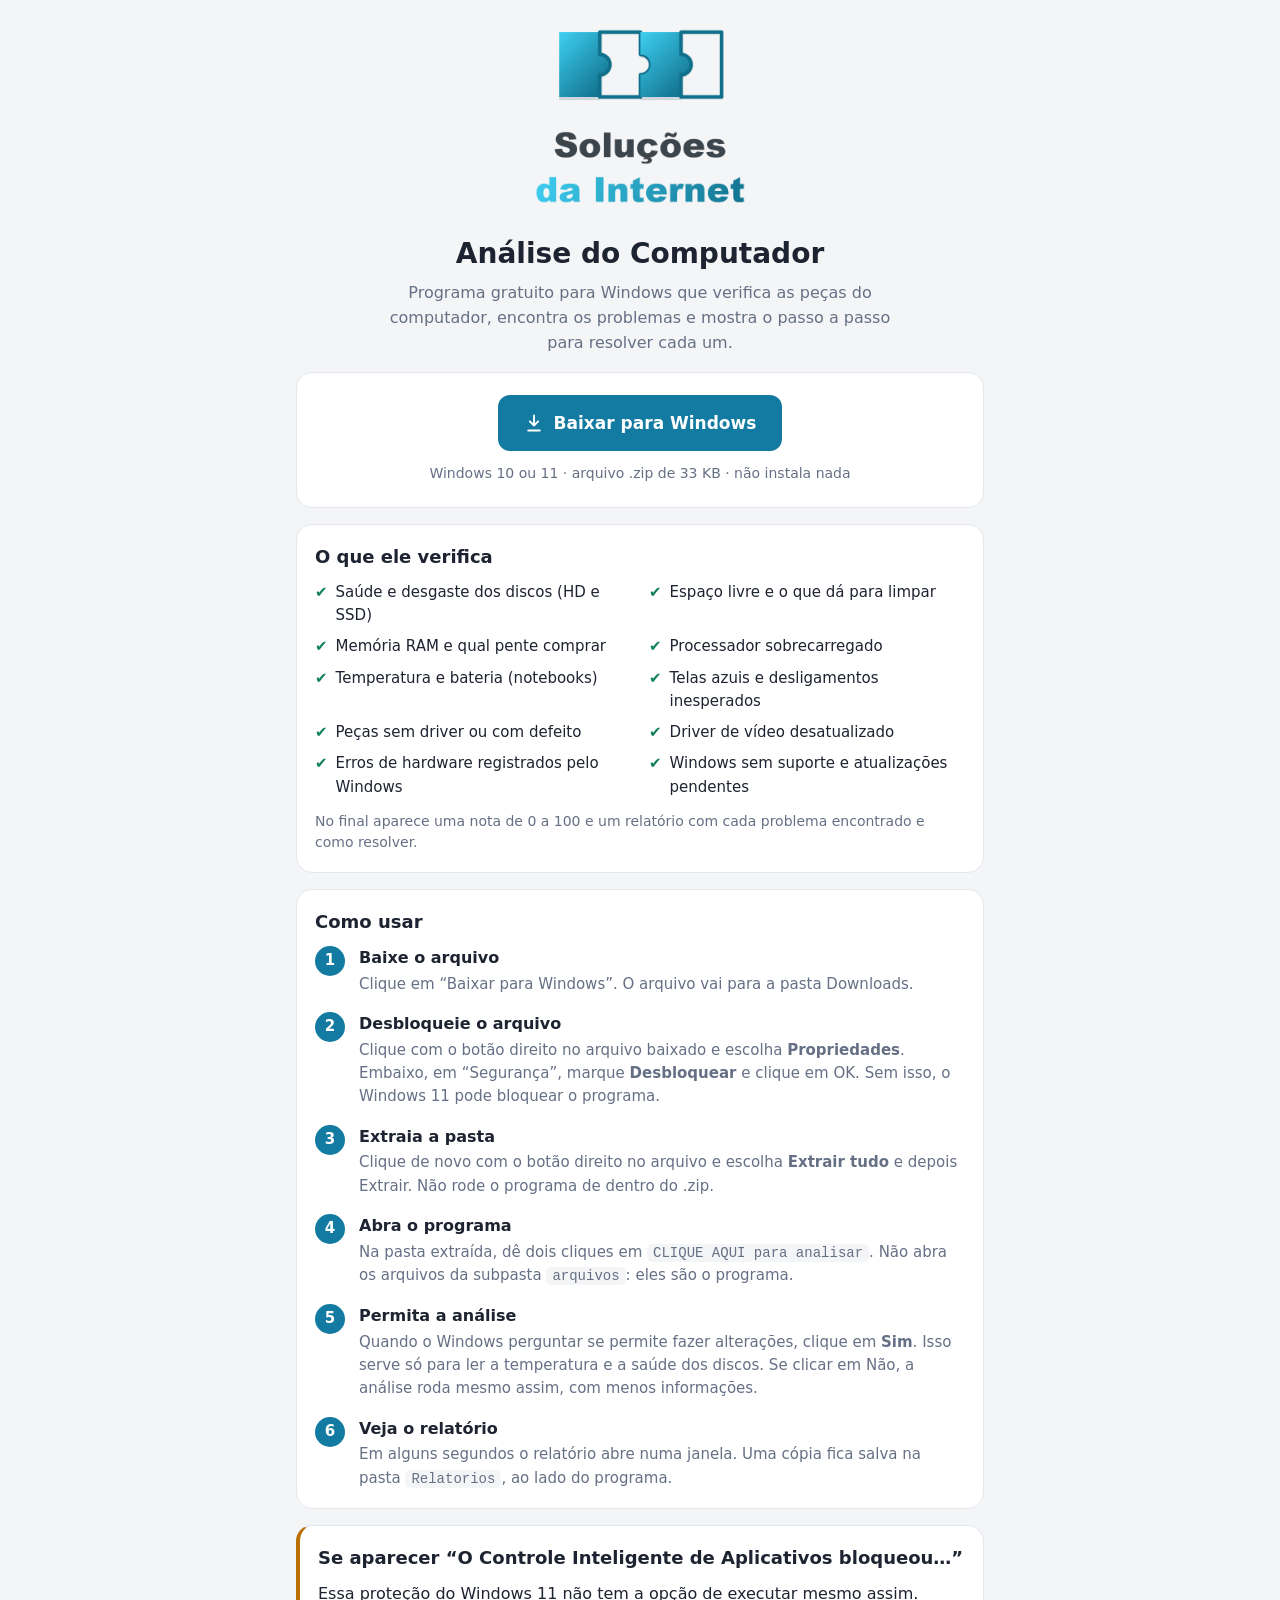
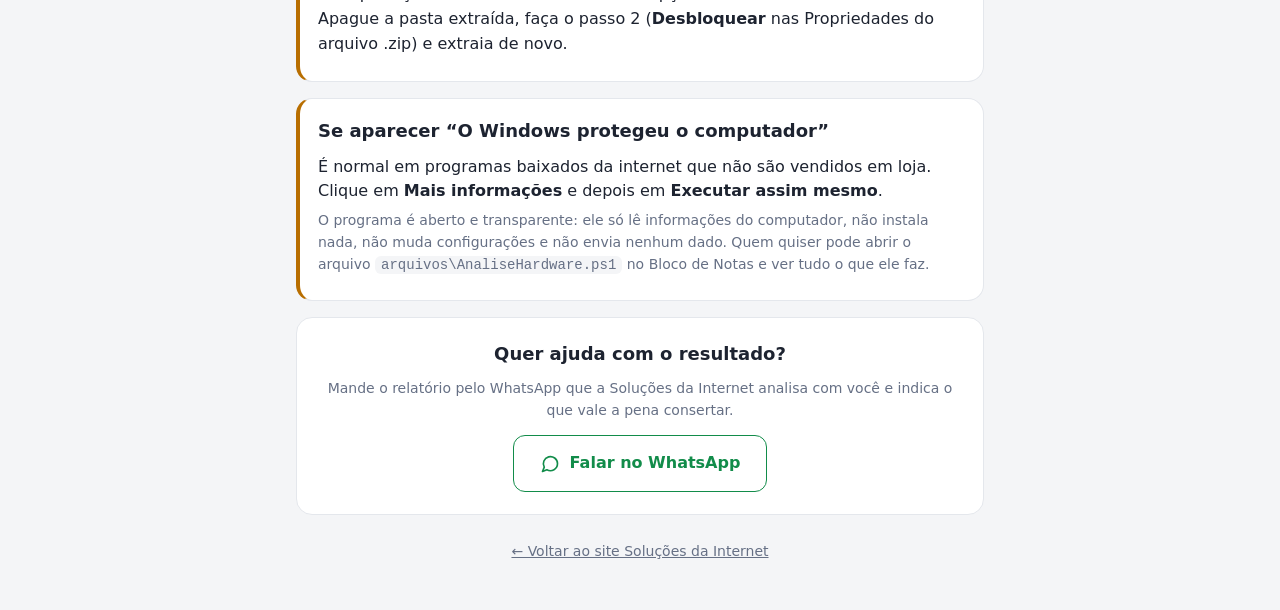
<file: computador/index.html>
<!DOCTYPE html>
<html lang="pt-BR">
<head>
<meta charset="utf-8">
<meta name="viewport" content="width=device-width,initial-scale=1,viewport-fit=cover">
<title>Análise do Computador</title>
<meta name="description" content="Análise do Computador — Soluções da Internet: programa gratuito para Windows que verifica o hardware e mostra como resolver cada problema.">
<meta name="theme-color" content="#137ba1">
<link rel="icon" href="../celular/icone-192.png">
<link rel="apple-touch-icon" href="../celular/icone-180.png">
<style>
:root{--bg:#f4f5f7;--card:#fff;--tx:#1d2330;--mut:#667085;--ln:#e4e7ec;--ok:#12805c;--aviso:#b86e00;--pri:#137ba1;--pri-tx:#fff;--wpp:#128c4a}
@media(prefers-color-scheme:dark){:root{--bg:#12151b;--card:#1b1f27;--tx:#e6e8ec;--mut:#98a1b2;--ln:#2b313c;--ok:#3ecf8e;--aviso:#f0a92e;--pri:#3bb8e0;--pri-tx:#0b1a20;--wpp:#3ecf8e}}
*{box-sizing:border-box}
body{margin:0;background:var(--bg);color:var(--tx);font:16px/1.55 system-ui,-apple-system,"Segoe UI",Roboto,sans-serif;-webkit-text-size-adjust:100%}
main{max-width:720px;margin:0 auto;padding:24px 16px 48px}
.capa{text-align:center}
.capa img{width:min(220px,60%);height:auto}
@media(prefers-color-scheme:dark){.capa img{background:#fff;border-radius:18px;padding:14px 18px}}
h1{font-size:28px;margin:16px 0 6px}
.sub{color:var(--mut);margin:0 auto;max-width:540px}
section{background:var(--card);border:1px solid var(--ln);border-radius:16px;padding:18px;margin:16px 0}
h2{font-size:18px;margin:0 0 10px}
.baixar{text-align:center;padding:22px 18px}
.btn{display:inline-flex;align-items:center;justify-content:center;gap:10px;padding:15px 26px;border-radius:12px;background:var(--pri);color:var(--pri-tx);font-weight:700;font-size:17px;text-decoration:none;border:0}
.btn svg{width:20px;height:20px;flex:none}
.btn.wpp{background:transparent;color:var(--wpp);border:1.5px solid var(--wpp);font-size:16px}
.req{color:var(--mut);font-size:14px;margin:12px 0 0}
.aviso-so{display:none;background:var(--bg);border-radius:10px;padding:10px 12px;font-size:14px;margin-top:12px;color:var(--tx)}
.lista{display:grid;grid-template-columns:1fr 1fr;gap:8px 18px;padding:0;margin:0;list-style:none}
.lista li{display:flex;gap:8px;align-items:flex-start;font-size:15px}
.lista li::before{content:"✔";color:var(--ok);font-weight:700;flex:none}
@media(max-width:560px){.lista{grid-template-columns:1fr}}
ol.passos{margin:0;padding:0;list-style:none;counter-reset:p}
ol.passos>li{counter-increment:p;position:relative;padding:0 0 16px 44px}
ol.passos>li:last-child{padding-bottom:0}
ol.passos>li::before{content:counter(p);position:absolute;left:0;top:0;width:30px;height:30px;border-radius:50%;background:var(--pri);color:var(--pri-tx);display:grid;place-items:center;font-weight:700;font-size:15px}
ol.passos b{display:block}
ol.passos p{margin:2px 0 0;color:var(--mut);font-size:15px}
.destaque{border-left:4px solid var(--aviso)}
.destaque p{margin:6px 0}
.mini{font-size:14px;color:var(--mut)}
.rodape{text-align:center;margin-top:24px}
.rodape a{color:var(--mut);font-size:14px}
code{background:var(--bg);border-radius:6px;padding:1px 6px;font-size:14px}
.aviso-so a{color:var(--pri);font-weight:600}
</style>
</head>
<body>
<main>
  <div class="capa">
    <img id="logo" alt="Soluções da Internet">
    <h1>Análise do Computador</h1>
    <p class="sub">Programa gratuito para Windows que verifica as peças do computador, encontra os problemas e mostra o passo a passo para resolver cada um.</p>
  </div>

  <section class="baixar">
    <a class="btn" id="bt-baixar" href="Analise-de-Hardware.zip" download>
      <svg viewBox="0 0 24 24" fill="none" stroke="currentColor" stroke-width="2.2" stroke-linecap="round" stroke-linejoin="round" aria-hidden="true"><path d="M12 3v12M7 10l5 5 5-5M5 21h14"/></svg>
      Baixar para Windows
    </a>
    <p class="req">Windows 10 ou 11 · arquivo .zip de 33 KB · não instala nada</p>
    <p class="aviso-so" id="aviso-so">Você está no celular. Este programa é para computadores com Windows. Para o celular, use a <a href="../celular/">Análise de Celular</a>.</p>
  </section>

  <section>
    <h2>O que ele verifica</h2>
    <ul class="lista">
      <li>Saúde e desgaste dos discos (HD e SSD)</li>
      <li>Espaço livre e o que dá para limpar</li>
      <li>Memória RAM e qual pente comprar</li>
      <li>Processador sobrecarregado</li>
      <li>Temperatura e bateria (notebooks)</li>
      <li>Telas azuis e desligamentos inesperados</li>
      <li>Peças sem driver ou com defeito</li>
      <li>Driver de vídeo desatualizado</li>
      <li>Erros de hardware registrados pelo Windows</li>
      <li>Windows sem suporte e atualizações pendentes</li>
    </ul>
    <p class="mini" style="margin:12px 0 0">No final aparece uma nota de 0 a 100 e um relatório com cada problema encontrado e como resolver.</p>
  </section>

  <section>
    <h2>Como usar</h2>
    <ol class="passos">
      <li><b>Baixe o arquivo</b><p>Clique em “Baixar para Windows”. O arquivo vai para a pasta Downloads.</p></li>
      <li><b>Desbloqueie o arquivo</b><p>Clique com o botão direito no arquivo baixado e escolha <b style="display:inline">Propriedades</b>. Embaixo, em “Segurança”, marque <b style="display:inline">Desbloquear</b> e clique em OK. Sem isso, o Windows 11 pode bloquear o programa.</p></li>
      <li><b>Extraia a pasta</b><p>Clique de novo com o botão direito no arquivo e escolha <b style="display:inline">Extrair tudo</b> e depois Extrair. Não rode o programa de dentro do .zip.</p></li>
      <li><b>Abra o programa</b><p>Na pasta extraída, dê dois cliques em <code>CLIQUE AQUI para analisar</code>. Não abra os arquivos da subpasta <code>arquivos</code>: eles são o programa.</p></li>
      <li><b>Permita a análise</b><p>Quando o Windows perguntar se permite fazer alterações, clique em <b style="display:inline">Sim</b>. Isso serve só para ler a temperatura e a saúde dos discos. Se clicar em Não, a análise roda mesmo assim, com menos informações.</p></li>
      <li><b>Veja o relatório</b><p>Em alguns segundos o relatório abre numa janela. Uma cópia fica salva na pasta <code>Relatorios</code>, ao lado do programa.</p></li>
    </ol>
  </section>

  <section class="destaque">
    <h2>Se aparecer “O Controle Inteligente de Aplicativos bloqueou…”</h2>
    <p>Essa proteção do Windows 11 não tem a opção de executar mesmo assim. Apague a pasta extraída, faça o passo 2 (<b>Desbloquear</b> nas Propriedades do arquivo .zip) e extraia de novo.</p>
  </section>

  <section class="destaque">
    <h2>Se aparecer “O Windows protegeu o computador”</h2>
    <p>É normal em programas baixados da internet que não são vendidos em loja. Clique em <b>Mais informações</b> e depois em <b>Executar assim mesmo</b>.</p>
    <p class="mini">O programa é aberto e transparente: ele só lê informações do computador, não instala nada, não muda configurações e não envia nenhum dado. Quem quiser pode abrir o arquivo <code>arquivos\AnaliseHardware.ps1</code> no Bloco de Notas e ver tudo o que ele faz.</p>
  </section>

  <section class="baixar">
    <h2>Quer ajuda com o resultado?</h2>
    <p class="mini" style="margin:0 0 14px">Mande o relatório pelo WhatsApp que a Soluções da Internet analisa com você e indica o que vale a pena consertar.</p>
    <a class="btn wpp" href="https://wa.me/5547992607105?text=Ol%C3%A1!%20Fiz%20a%20An%C3%A1lise%20do%20Computador%20pelo%20site%20e%20quero%20ajuda%20com%20o%20relat%C3%B3rio." target="_blank" rel="noopener">
      <svg viewBox="0 0 24 24" fill="none" stroke="currentColor" stroke-width="2" stroke-linecap="round" stroke-linejoin="round" aria-hidden="true"><path d="M21 11.5a8.5 8.5 0 0 1-12.7 7.4L3 21l2.1-5.2A8.5 8.5 0 1 1 21 11.5Z"/></svg>
      Falar no WhatsApp
    </a>
  </section>

  <div class="rodape"><a href="../">← Voltar ao site Soluções da Internet</a></div>
</main>
<script>
document.getElementById('logo').src = '[data-uri]';
// no celular, avisa que o programa é para Windows
if (/Android|iPhone|iPad|iPod/i.test(navigator.userAgent)) document.getElementById('aviso-so').style.display = 'block';
</script>
</body>
</html>
</file>
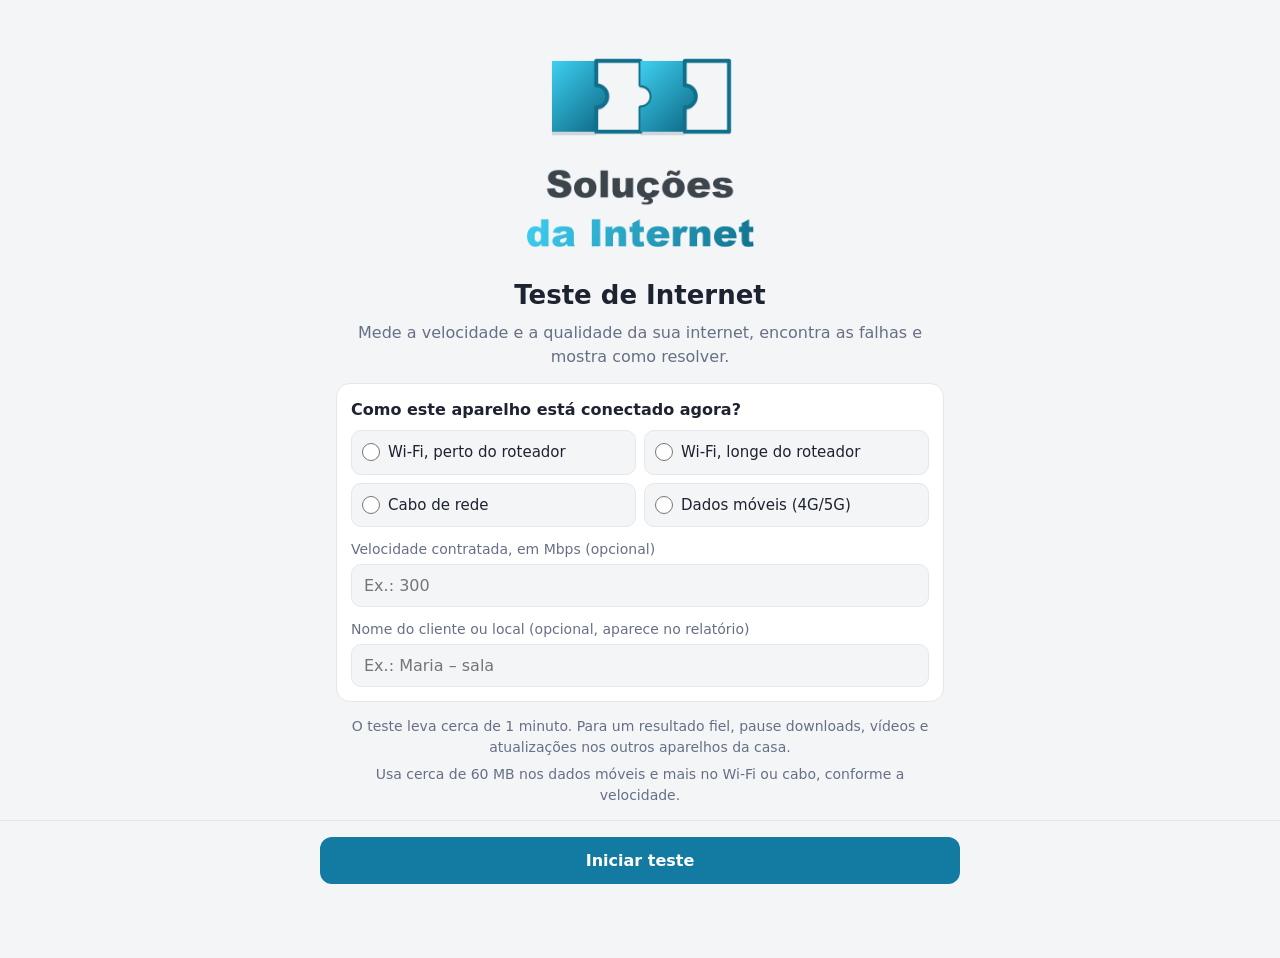
<file: internet/index.html>
<!DOCTYPE html>
<html lang="pt-BR">
<head>
<meta charset="utf-8">
<meta name="viewport" content="width=device-width,initial-scale=1,viewport-fit=cover">
<title>Teste de Internet</title>
<meta name="description" content="Teste de Internet — Soluções da Internet: mede velocidade, estabilidade e acesso a sites, e mostra como resolver cada problema.">
<meta name="theme-color" content="#137ba1">
<meta name="apple-mobile-web-app-capable" content="yes">
<meta name="apple-mobile-web-app-title" content="Teste Internet">
<link rel="manifest" href="manifest.webmanifest">
<link rel="icon" href="icone-192.png">
<link rel="apple-touch-icon" href="icone-180.png">

<!-- Estilo do relatório (também é copiado para o arquivo salvo) -->
<style id="css-rel">
:root{--bg:#f4f5f7;--card:#fff;--tx:#1d2330;--mut:#667085;--ln:#e4e7ec;--ok:#12805c;--aviso:#b86e00;--ruim:#c0362c;--info:#2f62c9;--pri:#137ba1;--pri-tx:#fff}
@media(prefers-color-scheme:dark){:root{--bg:#12151b;--card:#1b1f27;--tx:#e6e8ec;--mut:#98a1b2;--ln:#2b313c;--ok:#3ecf8e;--aviso:#f0a92e;--ruim:#f26b5e;--info:#6d9bff;--pri:#3bb8e0;--pri-tx:#0b1a20}}
*{box-sizing:border-box}
body{margin:0;background:var(--bg);color:var(--tx);font:16px/1.5 system-ui,-apple-system,"Segoe UI",Roboto,sans-serif;-webkit-text-size-adjust:100%}
.rel{max-width:820px;margin:0 auto;padding:16px 16px 40px}
.rel header{display:flex;flex-wrap:wrap;gap:14px;align-items:center;justify-content:space-between;margin-bottom:16px}
.marca{display:flex;align-items:center;gap:14px}
.logo{height:64px;background:#fff;border-radius:12px;padding:5px 8px;border:1px solid var(--ln)}
.rel h1{margin:0;font-size:22px}.rel header p{margin:2px 0 0;color:var(--mut);font-size:14px}
.nota{text-align:center;background:var(--card);border:1px solid var(--ln);border-radius:14px;padding:8px 18px}
.nota b{display:block;font-size:30px;line-height:1.1}.nota small{color:var(--mut)}
.nota .ok{color:var(--ok)}.nota .aviso{color:var(--aviso)}.nota .ruim{color:var(--ruim)}
.rel section{background:var(--card);border:1px solid var(--ln);border-radius:14px;padding:16px;margin-bottom:14px;overflow-x:auto}
.rel h2{margin:0 0 10px;font-size:17px}
.rel table{border-collapse:collapse;width:100%}.rel th,.rel td{text-align:left;padding:7px 6px;border-bottom:1px solid var(--ln);vertical-align:top;font-size:15px}
.rel table:not(.lista) th{width:46%;color:var(--mut);font-weight:500}.lista th{color:var(--mut);font-weight:500;font-size:13px}
.resumo{margin:-4px 0 14px;font-weight:600}.resumo .ruim{color:var(--ruim)}.resumo .aviso{color:var(--aviso)}.resumo .info{color:var(--info)}
.prob{border:1px solid var(--ln);border-left:4px solid var(--c);border-radius:10px;padding:12px 14px;margin-bottom:12px}
.prob.ruim{--c:var(--ruim)}.prob.aviso{--c:var(--aviso)}.prob.info{--c:var(--info)}.prob.ok{--c:var(--ok)}
.prob .cab{display:flex;flex-wrap:wrap;align-items:center;gap:8px}.prob h3{margin:0;font-size:16px}
.selo{background:var(--c);color:#fff;font-size:11px;font-weight:700;border-radius:20px;padding:2px 9px;text-transform:uppercase;letter-spacing:.03em}
@media(prefers-color-scheme:dark){.selo{color:#12151b}}
.prob p{margin:8px 0}.prob h4{margin:10px 0 4px;font-size:12px;color:var(--mut);text-transform:uppercase;letter-spacing:.04em}
.prob ol{margin:0;padding-left:22px}.prob ol li{margin:4px 0}
.det{margin:4px 0 8px;padding:8px 12px 8px 26px;background:var(--bg);border-radius:8px;font-size:14px;color:var(--mut)}
.st{display:inline-block;font-size:12px;font-weight:700;border-radius:20px;padding:2px 9px;white-space:nowrap;border:1px solid currentColor}
.st.ok{color:var(--ok)}.st.aviso{color:var(--aviso)}.st.falha{color:var(--ruim)}.st.nd{color:var(--mut)}
.placar{display:grid;grid-template-columns:repeat(2,1fr);gap:10px;margin-bottom:6px}
.placar div{background:var(--bg);border-radius:10px;padding:10px 12px}
.placar small{display:block;color:var(--mut);font-size:13px}.placar b{font-size:22px}.placar span{color:var(--mut);font-size:14px;margin-left:3px}
.rel footer{color:var(--mut);font-size:13px;text-align:center;margin-top:8px}
@media print{body{background:#fff}.rel section,.nota{break-inside:avoid}}
</style>

<!-- Estilo do app -->
<style>
body{-webkit-tap-highlight-color:transparent}
main.app{max-width:640px;margin:0 auto;padding:max(16px,env(safe-area-inset-top)) 16px calc(110px + env(safe-area-inset-bottom))}
.tela{display:none}.tela.ativa{display:block}
.capa{text-align:center;padding-top:4vh}
.capa img{width:min(240px,64%);height:auto}
@media(prefers-color-scheme:dark){.capa img{background:#fff;border-radius:18px;padding:14px 18px}}
.capa h1{font-size:26px;margin:16px 0 6px}.capa p{color:var(--mut);margin:0 0 6px}
.voltar{display:inline-block;margin-top:14px;color:var(--mut);font-size:14px}
.btn{display:block;width:100%;padding:14px 18px;border-radius:12px;border:0;background:var(--pri);color:var(--pri-tx);font-family:inherit;font-size:16px;font-weight:600;line-height:1.2;cursor:pointer;margin:8px 0}
.btn.sec{background:var(--card);color:var(--tx);border:1px solid var(--ln)}
.fixo{position:fixed;left:0;right:0;bottom:0;background:var(--bg);border-top:1px solid var(--ln);padding:8px 16px calc(8px + env(safe-area-inset-bottom));z-index:5}
.fixo>div{max-width:640px;margin:0 auto}
.peq{font-size:14px;color:var(--mut)}
.campo{background:var(--card);border:1px solid var(--ln);border-radius:14px;padding:14px;margin:14px 0;text-align:left}
.campo h3{margin:0 0 8px;font-size:16px}
.campo label.t{display:block;font-size:14px;color:var(--mut);margin:12px 0 4px}
.campo input[type=text]{width:100%;padding:11px 12px;border:1px solid var(--ln);border-radius:10px;background:var(--bg);color:var(--tx);font-family:inherit;font-size:16px}
.opcoes{display:grid;grid-template-columns:1fr 1fr;gap:8px}
.opcoes label{display:flex;align-items:center;gap:8px;border:1px solid var(--ln);border-radius:10px;padding:10px;font-size:15px;cursor:pointer;background:var(--bg)}
.opcoes input{accent-color:var(--pri);width:18px;height:18px;flex:none;margin:0}
.opcoes label:has(input:checked){border-color:var(--pri);box-shadow:0 0 0 1px var(--pri)}
/* tela do teste */
.medidor{text-align:center;background:var(--card);border:1px solid var(--ln);border-radius:18px;padding:24px 16px 18px;margin:12px 0 16px}
.medidor .rot{color:var(--mut);font-size:15px;min-height:22px}
.medidor .num{font-size:64px;font-weight:700;line-height:1.1;font-variant-numeric:tabular-nums;letter-spacing:-.02em}
.medidor .un{color:var(--mut);font-size:18px}
.trilho{height:10px;background:var(--ln);border-radius:5px;overflow:hidden;margin:16px 4px 0}
.trilho span{display:block;height:100%;width:0;background:var(--pri);transition:width .25s}
.etapas{list-style:none;padding:0;margin:0;background:var(--card);border:1px solid var(--ln);border-radius:14px}
.etapas li{display:flex;gap:12px;align-items:center;padding:12px 14px;border-bottom:1px solid var(--ln);color:var(--mut)}
.etapas li:last-child{border:0}
.etapas .ic{width:22px;height:22px;border-radius:50%;border:2px solid var(--ln);flex:none}
.etapas .res{margin-left:auto;font-size:14px;font-weight:600;color:var(--tx);text-align:right}
.etapas li.rodando{color:var(--tx)}.etapas li.rodando .ic{border-color:var(--pri);border-top-color:transparent;animation:gira .8s linear infinite}
.etapas li.feito{color:var(--tx)}.etapas li.feito .ic{border-color:var(--ok);background:var(--ok)}
@keyframes gira{to{transform:rotate(360deg)}}
@media(prefers-reduced-motion:reduce){.etapas li.rodando .ic{animation:none}.trilho span{transition:none}}
.acoes-rel{display:grid;grid-template-columns:1fr 1fr;gap:8px;margin-bottom:12px}
.acoes-rel .btn{margin:0;padding:12px}
#conteudo-rel .rel{padding:0}
@media print{.fixo,.acoes-rel{display:none!important}main.app{padding:0}}
</style>
</head>
<body>
<main class="app">

  <!-- 1. Início -->
  <section class="tela ativa" id="inicio">
    <div class="capa">
      <img id="logo-capa" alt="Soluções da Internet">
      <h1>Teste de Internet</h1>
      <p>Mede a velocidade e a qualidade da sua internet, encontra as falhas e mostra como resolver.</p>
      <form id="form-ctx" onsubmit="return false">
        <div class="campo">
          <h3>Como este aparelho está conectado agora?</h3>
          <div class="opcoes">
            <label><input type="radio" name="conexao" value="wifi-perto">Wi-Fi, perto do roteador</label>
            <label><input type="radio" name="conexao" value="wifi-longe">Wi-Fi, longe do roteador</label>
            <label><input type="radio" name="conexao" value="cabo">Cabo de rede</label>
            <label><input type="radio" name="conexao" value="dados">Dados móveis (4G/5G)</label>
          </div>
          <label class="t" for="plano">Velocidade contratada, em Mbps (opcional)</label>
          <input type="text" inputmode="decimal" id="plano" name="plano" placeholder="Ex.: 300" autocomplete="off">
          <label class="t" for="ident">Nome do cliente ou local (opcional, aparece no relatório)</label>
          <input type="text" id="ident" name="ident" placeholder="Ex.: Maria – sala" autocomplete="off">
        </div>
      </form>
      <p class="peq">O teste leva cerca de 1 minuto. Para um resultado fiel, pause downloads, vídeos e atualizações nos outros aparelhos da casa.</p>
      <p class="peq" id="aviso-dados">Usa cerca de 60 MB nos dados móveis e mais no Wi-Fi ou cabo, conforme a velocidade.</p>
      <a class="voltar" href="../">← Voltar ao site Soluções da Internet</a>
    </div>
    <div class="fixo"><div><button class="btn" id="bt-iniciar" type="button">Iniciar teste</button></div></div>
  </section>

  <!-- 2. Teste -->
  <section class="tela" id="teste">
    <div class="medidor" aria-live="polite">
      <div class="rot" id="m-rot">Preparando...</div>
      <div><span class="num" id="m-num">–</span> <span class="un" id="m-un"></span></div>
      <div class="trilho"><span id="m-barra"></span></div>
    </div>
    <ul class="etapas" id="etapas"></ul>
    <p class="peq" style="text-align:center;margin-top:14px">Não feche esta tela até o teste terminar.</p>
  </section>

  <!-- 3. Relatório -->
  <section class="tela" id="relatorio">
    <div class="acoes-rel">
      <button class="btn" id="bt-compartilhar" type="button">Compartilhar</button>
      <button class="btn sec" id="bt-salvar" type="button">Salvar arquivo</button>
      <button class="btn sec" id="bt-pdf" type="button">Imprimir / PDF</button>
      <button class="btn sec" id="bt-novo" type="button">Testar de novo</button>
    </div>
    <div id="conteudo-rel"></div>
  </section>
</main>

<script>
'use strict';
const LOGO = '[data-uri]';
const CF = 'https://speed.cloudflare.com';

// ---------- utilidades ----------
const $ = s => document.querySelector(s);
const dormir = ms => new Promise(r => setTimeout(r, ms));
const esc = s => String(s == null ? '' : s).replace(/[&<>"']/g, c => ({ '&': '&amp;', '<': '&lt;', '>': '&gt;', '"': '&quot;', "'": '&#39;' }[c]));
const fmt = (n, casas = 1) => Number(n).toLocaleString('pt-BR', { maximumFractionDigits: casas });
const mediana = v => { if (!v.length) return null; const s = [...v].sort((a, b) => a - b), m = s.length >> 1; return s.length % 2 ? s[m] : (s[m - 1] + s[m]) / 2; };
const media = v => v.length ? v.reduce((a, b) => a + b, 0) / v.length : null;
const ua = navigator.userAgent;
const ehIOS = /iPhone|iPad|iPod/.test(ua) || (navigator.platform === 'MacIntel' && navigator.maxTouchPoints > 1);
const ehAndroid = /Android/i.test(ua);
const ehCelular = ehIOS || ehAndroid;
const estado = { ctx: {}, r: {} };

function mostrar(id) { document.querySelectorAll('.tela').forEach(t => t.classList.toggle('ativa', t.id === id)); window.scrollTo(0, 0); }
function mostrador(rotulo, valor, unidade, fracao) {
  $('#m-rot').textContent = rotulo;
  $('#m-num').textContent = valor == null ? '–' : valor;
  $('#m-un').textContent = unidade || '';
  if (fracao != null) $('#m-barra').style.width = Math.round(Math.max(0, Math.min(1, fracao)) * 100) + '%';
}
// escala logarítmica de 1 a 1000 Mbps para a barra
const escalaMbps = m => m > 0 ? Math.log10(Math.max(1, m)) / 3 : 0;

// ---------- medições ----------
// tempo de resposta de uma requisição mínima; usa os tempos do navegador quando disponíveis
async function ping(limite = 2000) {
  const url = `${CF}/__down?bytes=0&r=${Math.random()}`, ctrl = new AbortController(), tm = setTimeout(() => ctrl.abort(), limite), t = performance.now();
  try {
    const r = await fetch(url, { cache: 'no-store', signal: ctrl.signal }); await r.arrayBuffer();
    let ms = performance.now() - t;
    const e = performance.getEntriesByName(url).pop();
    if (e && e.responseStart > 0 && e.requestStart > 0) {
      const srv = (e.serverTiming || []).find(s => s.name === 'cfRequestDuration');
      ms = Math.max(1, e.responseStart - e.requestStart - (srv ? srv.duration : 0));
    }
    return ms;
  } catch (e) { return null; }
  finally { clearTimeout(tm); performance.clearResourceTimings(); }
}

async function lerConexao() {
  const r = estado.r;
  try {
    const m = await (await fetch(`${CF}/meta`, { cache: 'no-store' })).json();
    const nomes = { 26599: 'Vivo', 27699: 'Vivo', 18881: 'Vivo', 28573: 'Claro', 4230: 'Claro', 26615: 'TIM', 8167: 'Oi', 7738: 'Oi', 16735: 'Algar', 53006: 'Algar' };
    r.ip = m.clientIp; r.asn = m.asn;
    r.provedor = nomes[m.asn] ? `${nomes[m.asn]} (${m.asOrganization})` : m.asOrganization;
    r.cidade = [m.city, m.region].filter(Boolean).join(' / ');
    r.servidor = m.colo ? `${m.colo.city} (${m.colo.iata})` : null;
  } catch (e) { r.metaFalhou = true; }
  try {   // IPv6: só responde se a conexão tiver IPv6
    const ctrl = new AbortController(); setTimeout(() => ctrl.abort(), 4000);
    const j = await (await fetch('https://api6.ipify.org?format=json', { signal: ctrl.signal, cache: 'no-store' })).json();
    r.ipv6 = !!j.ip;
  } catch (e) { r.ipv6 = false; }
  const c = navigator.connection;
  if (c && c.type) r.tipoInformado = { wifi: 'Wi-Fi', cellular: 'Dados móveis', ethernet: 'Cabo' }[c.type] || null;
  return r.provedor || (r.metaFalhou ? 'Sem resposta' : '');
}

async function testeLatencia() {
  const r = estado.r, n = 30, v = [];
  let perdas = 0;
  await ping();   // abre a conexão (não conta)
  for (let k = 0; k < n; k++) {
    const ms = await ping(1500);
    if (ms == null) perdas++; else v.push(ms);
    mostrador('Tempo de resposta', ms == null ? 'perdido' : fmt(ms, 0), ms == null ? '' : 'ms', (k + 1) / n);
    await dormir(180);
  }
  if (!v.length) { r.semInternet = true; return 'Sem resposta'; }
  r.pingMin = Math.min(...v); r.ping = mediana(v);
  const dif = []; for (let k = 1; k < v.length; k++) dif.push(Math.abs(v[k] - v[k - 1]));
  r.jitter = media(dif) || 0;
  r.perda = perdas / n * 100; r.perdas = perdas;
  r.picos = v.filter(x => x > r.ping * 2 && x > r.ping + 50).length;
  return `${fmt(r.ping, 0)} ms`;
}

// pings durante o download/upload para medir a piora com a internet em uso
function pingsEmCarga() {
  const lista = []; let ativo = true;
  (async () => { await dormir(1200); while (ativo) { const ms = await ping(3000); if (ms != null && ativo) lista.push(ms); await dormir(300); } })();
  return { parar: () => { ativo = false; return mediana(lista); } };
}

function limiteBytes(tipo) {
  const dados = estado.ctx.conexao === 'dados' || (navigator.connection && (navigator.connection.type === 'cellular' || navigator.connection.saveData));
  return tipo === 'down' ? (dados ? 40e6 : 300e6) : (dados ? 15e6 : 100e6);
}

async function testeDownload() {
  const r = estado.r, duracao = 10000, aquec = 2000, fluxos = 4, limite = limiteBytes('down');
  let bytes = 0, ativo = true;
  const t0 = performance.now(), amostras = [[t0, 0]], ctrls = new Set();
  async function fluxo() {
    while (ativo) {
      const ctrl = new AbortController(); ctrls.add(ctrl);
      try {
        const resp = await fetch(`${CF}/__down?bytes=25000000&r=${Math.random()}`, { cache: 'no-store', signal: ctrl.signal });
        const rd = resp.body.getReader();
        for (;;) { const { done, value } = await rd.read(); if (done) break; bytes += value.length; }
      } catch (e) { if (ativo) await dormir(200); }
      finally { ctrls.delete(ctrl); }
    }
  }
  const carga = pingsEmCarga();
  const lanc = Array.from({ length: fluxos }, fluxo);
  let bIni = null, tIni = null;
  for (;;) {
    await dormir(250);
    const agora = performance.now(), t = agora - t0;
    amostras.push([agora, bytes]);
    if (bIni === null && t >= aquec) { bIni = bytes; tIni = agora; }
    const ant = amostras.find(a => a[0] >= agora - 1000) || amostras[0];
    const vivo = (bytes - ant[1]) * 8 / Math.max(0.001, (agora - ant[0]) / 1000) / 1e6;
    mostrador('Download', fmt(vivo, vivo < 10 ? 1 : 0), 'Mbps', escalaMbps(vivo));
    if (t >= duracao || bytes >= limite) break;
  }
  ativo = false; ctrls.forEach(c => c.abort()); await Promise.allSettled(lanc);
  r.latDown = carga.parar();
  const fim = performance.now();
  if (bytes === 0) { r.downFalhou = true; return 'Falhou'; }
  r.down = (tIni && fim - tIni > 1000) ? (bytes - bIni) * 8 / ((fim - tIni) / 1000) / 1e6 : bytes * 8 / ((fim - t0) / 1000) / 1e6;
  r.bytesDown = bytes;
  return `${fmt(r.down, r.down < 10 ? 1 : 0)} Mbps`;
}

async function testeUpload() {
  const r = estado.r, duracao = 8000, aquec = 1500, fluxos = 3, limite = limiteBytes('up');
  const buf = new Uint8Array(16 * 1024 * 1024), feitos = [], ctrls = new Set();
  let enviado = 0, ativo = true;
  const t0 = performance.now();
  async function fluxo() {
    let tam = 256 * 1024;
    while (ativo && enviado < limite) {
      const ctrl = new AbortController(); ctrls.add(ctrl);
      const ini = performance.now();
      try {
        await fetch(`${CF}/__up?r=${Math.random()}`, { method: 'POST', body: buf.subarray(0, tam), cache: 'no-store', signal: ctrl.signal });
        const fimP = performance.now();
        enviado += tam; feitos.push([fimP, tam, ini]);
        if (fimP - ini < 800) tam = Math.min(tam * 2, buf.length);   // aumenta o pacote até cada envio levar ~1 s
      } catch (e) { if (ativo) await dormir(200); }
      finally { ctrls.delete(ctrl); }
    }
  }
  const carga = pingsEmCarga();
  const lanc = Array.from({ length: fluxos }, fluxo);
  for (;;) {
    await dormir(250);
    const agora = performance.now(), t = agora - t0;
    const janela = feitos.filter(f => f[0] >= agora - 2000), soma = janela.reduce((a, f) => a + f[1], 0);
    const vivo = janela.length ? soma * 8 / 2 / 1e6 : 0;
    mostrador('Upload', janela.length ? fmt(vivo, vivo < 10 ? 1 : 0) : '...', 'Mbps', escalaMbps(vivo));
    if (t >= duracao || enviado >= limite) break;
  }
  ativo = false;
  await Promise.race([Promise.allSettled(lanc), dormir(4000)]);   // deixa os envios em andamento terminarem
  ctrls.forEach(c => c.abort());
  r.latUp = carga.parar();
  const tIni = t0 + aquec, validos = feitos.filter(f => f[2] >= tIni || f[0] >= tIni + 500);
  if (!feitos.length) { r.upFalhou = true; return 'Falhou'; }
  const base = validos.length >= 2 ? validos : feitos;
  const bytes = base.reduce((a, f) => a + f[1], 0), inicio = Math.min(...base.map(f => f[2])), fim = Math.max(...base.map(f => f[0]));
  r.up = bytes * 8 / ((fim - inicio) / 1000) / 1e6;   // envios paralelos: total enviado ÷ intervalo do 1º início ao último fim
  r.bytesUp = enviado;
  return `${fmt(r.up, r.up < 10 ? 1 : 0)} Mbps`;
}

const SERVICOS = [
  ['Google', 'https://www.google.com/favicon.ico'], ['YouTube', 'https://www.youtube.com/favicon.ico'],
  ['WhatsApp', 'https://web.whatsapp.com/favicon.ico'], ['Instagram', 'https://www.instagram.com/favicon.ico'],
  ['Facebook', 'https://www.facebook.com/favicon.ico'], ['Netflix', 'https://www.netflix.com/favicon.ico'],
  ['TikTok', 'https://www.tiktok.com/favicon.ico'], ['gov.br', 'https://www.gov.br/favicon.ico']
];
async function acessar(url, limite = 6000) {
  const ctrl = new AbortController(), tm = setTimeout(() => ctrl.abort(), limite), t = performance.now();
  try { await fetch(`${url}?r=${Math.random()}`, { mode: 'no-cors', cache: 'no-store', signal: ctrl.signal }); return performance.now() - t; }
  catch (e) { return null; } finally { clearTimeout(tm); }
}
async function testeServicos() {
  const lista = [];
  for (let k = 0; k < SERVICOS.length; k++) {
    const [nome, url] = SERVICOS[k];
    mostrador(`Acessando ${nome}`, null, '', (k + 1) / SERVICOS.length);
    const frio = await acessar(url), quente = await acessar(url);
    lista.push({ nome, frio, quente, ok: frio != null || quente != null });
    mostrador(`Acessando ${nome}`, quente != null ? fmt(quente, 0) : (frio != null ? fmt(frio, 0) : 'falhou'), (quente ?? frio) != null ? 'ms' : '', (k + 1) / SERVICOS.length);
  }
  estado.r.servicos = lista;
  const falhas = lista.filter(s => !s.ok).length;
  return falhas ? `${falhas} falharam` : 'Todos abriram';
}

// ---------- execução ----------
function lerContexto() {
  const f = $('#form-ctx'), p = parseFloat(String(f.plano.value).replace(',', '.').replace(/[^\d.]/g, ''));
  estado.ctx = { conexao: (f.querySelector('input[name=conexao]:checked') || {}).value || null, plano: isFinite(p) && p > 0 ? p : null, ident: f.ident.value.trim() };
}
async function executar() {
  lerContexto();
  estado.r = {};
  mostrar('teste');
  const etapas = [
    ['Identificando a conexão', lerConexao], ['Tempo de resposta e estabilidade', testeLatencia],
    ['Velocidade de download', testeDownload], ['Velocidade de upload', testeUpload], ['Acesso a sites e apps', testeServicos]
  ];
  const ul = $('#etapas');
  ul.innerHTML = etapas.map(([t]) => `<li><span class="ic"></span><span>${esc(t)}</span><span class="res"></span></li>`).join('');
  for (let k = 0; k < etapas.length; k++) {
    const li = ul.children[k];
    if (estado.r.semInternet && k >= 2 && k <= 3) { li.className = 'feito'; li.querySelector('.res').textContent = 'Sem internet'; continue; }
    li.className = 'rodando';
    let res = '';
    try { res = await etapas[k][1](); } catch (e) { console.warn(e); res = 'Erro'; }
    li.className = 'feito'; li.querySelector('.res').textContent = res || '';
  }
  mostrador('Teste concluído', '✔', '', 1);
  await dormir(600);
  $('#conteudo-rel').innerHTML = montarRelatorio();
  mostrar('relatorio');
}

// ---------- problemas e soluções ----------
function gerarProblemas() {
  const P = [], r = estado.r, c = estado.ctx;
  const add = (nivel, titulo, explicacao, passos, detalhes) => P.push({ nivel, titulo, explicacao, passos: passos.filter(Boolean), detalhes: (detalhes || []).filter(Boolean) });
  const wifi = c.conexao === 'wifi-perto' || c.conexao === 'wifi-longe', dados = c.conexao === 'dados', cabo = c.conexao === 'cabo';
  const dns = ehIOS ? 'No iPhone: Ajustes > Wi-Fi > (i) da rede > Configurar DNS > Manual, e colocar 1.1.1.1 e 8.8.8.8.'
    : ehAndroid ? 'No Android: Configurações > Conexões > Mais configurações de conexão > DNS privado > "one.one.one.one" ou "dns.google".'
      : 'No computador ou no roteador: trocar o DNS para 1.1.1.1 e 8.8.8.8 (no painel do roteador, vale para a casa toda).';
  const passosWifi = [
    c.conexao === 'wifi-longe' ? 'Repetir o teste bem perto do roteador: se melhorar muito, o problema é o alcance do Wi-Fi, não a internet.' : null,
    'Se o roteador tiver duas redes (2,4 GHz e 5 GHz), usar a de 5 GHz quando estiver perto: é bem mais rápida.',
    'Deixar o roteador em lugar alto e central, longe de micro-ondas, espelhos, aquários e paredes grossas.',
    'Em casas grandes ou com mais de um andar, usar um sistema mesh ou um repetidor de qualidade.',
    'Reiniciar o roteador (tirar da tomada por 30 segundos).'];
  const passosProvedor = [
    'Reiniciar o modem e o roteador (tirar da tomada por 30 segundos) e testar de novo.',
    wifi ? 'Testar com cabo de rede ligado direto no roteador, para descartar o Wi-Fi.' : null,
    'Conferir se os cabos estão bem encaixados e se o cabo da fibra não está dobrado ou esmagado.',
    `Se continuar, ligar para o provedor${r.provedor ? ` (${r.provedor})` : ''}, informar o resultado deste teste e anotar o número do protocolo.`,
    'Se não resolverem, registrar reclamação na Anatel: anatel.gov.br ou telefone 1331.'];
  const passosDados = [
    'Verificar se o pacote de dados não acabou (a velocidade cai muito quando acaba).',
    'Conferir se o 4G/5G está ativado nas configurações de rede móvel.',
    'Testar em outro lugar: dentro de casa, em subsolos ou longe das antenas o sinal fica fraco.',
    'Ativar e desativar o modo avião para reconectar à antena.',
    'Se o problema for sempre no mesmo lugar, usar o Wi-Fi quando possível.'];
  const passosConexao = dados ? passosDados : wifi ? passosWifi.concat(passosProvedor.slice(2)) : passosProvedor;

  if (r.semInternet || (r.downFalhou && r.metaFalhou)) {
    add('ruim', 'Sem conexão com a internet', 'O aparelho não conseguiu falar com a internet durante o teste.', dados ? passosDados : [
      'Conferir se o aparelho está conectado à rede Wi-Fi certa (ou se o cabo está encaixado).',
      'Olhar as luzes do modem: luz vermelha, piscando em laranja ou apagada em "PON/LOS/Internet" indica problema na linha.',
      'Reiniciar o modem e o roteador (tirar da tomada por 30 segundos).',
      'Ver se outros aparelhos da casa também estão sem internet.',
      `Se todos estiverem sem internet, ligar para o provedor${r.provedor ? ` (${r.provedor})` : ''} e anotar o protocolo.`]);
    return P;
  }

  // velocidade x plano (regras da Anatel para banda larga fixa)
  if (r.down != null && c.plano && !dados) {
    const pct = r.down / c.plano * 100;
    const obsWifi = wifi ? ' Como o teste foi pelo Wi-Fi, confirme com um cabo antes de reclamar: o Wi-Fi e o próprio aparelho podem ser o limite.' : '';
    if (pct < 40) add('ruim', `Velocidade abaixo do mínimo da Anatel (${fmt(pct, 0)}% do contratado)`, `Foram medidos ${fmt(r.down)} Mbps de ${fmt(c.plano, 0)} Mbps contratados. A Anatel exige que a velocidade em cada medição seja de pelo menos 40% da contratada, e a média do mês, pelo menos 80%.${obsWifi}`, wifi ? passosWifi.concat(passosProvedor.slice(1)) : passosProvedor);
    else if (pct < 80) add('aviso', `Velocidade abaixo do contratado (${fmt(pct, 0)}%)`, `Foram medidos ${fmt(r.down)} Mbps de ${fmt(c.plano, 0)} Mbps contratados. A média do mês deve ficar em pelo menos 80% do contratado.${obsWifi}`, [
      'Repetir o teste em horários diferentes (manhã, tarde e noite) e guardar os relatórios.', ...(wifi ? passosWifi : []), ...passosProvedor.slice(wifi ? 1 : 0)]);
  } else if (r.down != null) {
    if (r.down < 3) add('ruim', `Internet muito lenta (${fmt(r.down)} Mbps)`, 'Com menos de 3 Mbps até páginas simples e o WhatsApp demoram, e vídeos não carregam.', passosConexao);
    else if (r.down < 10) add('aviso', `Internet lenta (${fmt(r.down)} Mbps)`, 'Dá para navegar, mas vídeos em alta qualidade travam e fica pior com mais de uma pessoa usando.', passosConexao);
  }
  if (r.up != null && r.up < 3) add('aviso', `Upload baixo (${fmt(r.up)} Mbps)`, 'O upload é a velocidade de envio: afeta chamadas de vídeo, envio de fotos e vídeos, backup na nuvem e câmeras de segurança.', [
    'Pausar backups automáticos durante o uso (Google Fotos, iCloud, OneDrive).',
    ...(dados ? passosDados.slice(0, 3) : wifi ? passosWifi.slice(0, 2) : []),
    dados ? null : 'Perguntar ao provedor se o plano tem upload igual ao download (fibra costuma ter): planos antigos têm upload muito menor.']);
  if (r.ping != null) {
    if (r.ping > 200) add('ruim', `Tempo de resposta muito alto (${fmt(r.ping, 0)} ms)`, 'É o tempo que a internet leva para responder. Alto assim deixa os sites lentos para abrir, as chamadas com atraso e os jogos injogáveis.', [...passosConexao, dados ? null : 'Se for sempre alto, pedir ao provedor para verificar o sinal e a rota da conexão.']);
    else if (r.ping > 100) add('aviso', `Tempo de resposta alto (${fmt(r.ping, 0)} ms)`, 'A internet demora para responder: sites começam a abrir devagar, e chamadas e jogos online ficam com atraso.', [...passosConexao.slice(0, 4), dados ? null : 'Se for sempre alto, pedir ao provedor para verificar o sinal e a rota da conexão.']);
  }
  if (r.perdas >= 2) add(r.perdas >= 5 ? 'ruim' : 'aviso', `Perda de pacotes (${r.perdas} de 30 respostas, ${fmt(r.perda, 0)}%)`, 'Parte dos dados se perde no caminho: vídeos travam, chamadas cortam e jogos "teleportam". O normal é 0%.', [
    ...(wifi ? passosWifi.slice(0, 3) : []), ...(dados ? passosDados : passosProvedor)]);
  if (r.jitter != null && r.jitter > 30) add('aviso', `Conexão instável (variação de ${fmt(r.jitter, 0)} ms)`, 'O tempo de resposta fica oscilando. Chamadas de vídeo cortam, o áudio fica robotizado e jogos travam.', [
    'Evitar downloads, atualizações e vídeos em outros aparelhos durante chamadas.', ...(wifi ? passosWifi : dados ? passosDados : passosProvedor)]);
  const piora = Math.max(r.latDown != null && r.ping != null ? r.latDown - r.ping : 0, r.latUp != null && r.ping != null ? r.latUp - r.ping : 0);
  if (piora > 100) add(piora > 300 ? 'ruim' : 'aviso', 'A conexão trava quando alguém usa muito a internet', `Quando algo grande está baixando ou enviando, o tempo de resposta sobe de ${fmt(r.ping, 0)} ms para ${fmt(r.ping + piora, 0)} ms. Chamadas e jogos travam enquanto outra pessoa assiste vídeo, baixa arquivos ou faz backup (efeito "bufferbloat").`, [
    'Ativar a função QoS, SQM ou "Smart Queue" no roteador, se ele tiver.',
    'Pausar downloads, atualizações e backups durante chamadas e jogos.',
    'Trocar por um roteador mais moderno com controle de fila (SQM), como os de sistema mesh atuais.',
    dados ? null : 'Se muita gente usa a internet ao mesmo tempo, considerar um plano maior.']);
  const falhas = (r.servicos || []).filter(s => !s.ok);
  if (falhas.length) add(falhas.length >= 4 ? 'ruim' : 'aviso', `Alguns sites e apps não abriram: ${falhas.map(s => s.nome).join(', ')}`, 'A internet funciona, mas estes serviços não responderam. Pode ser instabilidade do próprio serviço, bloqueio no roteador ou antivírus, ou DNS com problema.', [
    'Testar de novo em alguns minutos. Para saber se o serviço está fora do ar para todo mundo, ver em downdetector.com.br.',
    'Verificar se há controle dos pais, bloqueador de anúncios, VPN ou antivírus bloqueando esses sites.', dns, 'Reiniciar o roteador.']);
  const difs = (r.servicos || []).filter(s => s.frio != null && s.quente != null).map(s => s.frio - s.quente);
  if (!falhas.length && difs.length >= 4 && media(difs) > 400) add('aviso', 'Sites demoram para começar a abrir', `A primeira conexão com cada site levou, em média, ${fmt(media(difs), 0)} ms a mais que as seguintes. Isso costuma ser DNS lento (o "catálogo de endereços" da internet).`, [
    dns, 'Reiniciar o roteador.', dados ? null : 'Se o problema continuar, informar o provedor.']);
  return P;
}

// ---------- para que dá ----------
function usos() {
  const r = estado.r, d = r.down ?? 0, u = r.up ?? 0, p = r.ping ?? 999, j = r.jitter ?? 999, l = r.perda == null ? 100 : (r.perdas >= 2 ? r.perda : 0);   // 1 resposta perdida em 30 não conta
  const piora = Math.max((r.latDown ?? r.ping ?? 0) - (r.ping ?? 0), (r.latUp ?? r.ping ?? 0) - (r.ping ?? 0));
  const av = (bom, limitado) => bom ? 'ok' : limitado ? 'aviso' : 'falha';
  return [
    ['Navegar, WhatsApp e redes sociais', av(d >= 3 && p < 150 && l < 3, d >= 1 && p < 300)],
    ['Vídeos em Full HD', av(d >= 10 && l < 2, d >= 5)],
    ['Vídeos em 4K', av(d >= 25 && l < 2, d >= 15)],
    ['Chamadas de vídeo (WhatsApp, Meet, Zoom)', av(d >= 4 && u >= 3 && p < 150 && j < 30 && l < 2, d >= 2 && u >= 1 && p < 250 && l < 5)],
    ['Jogos online', av(p < 60 && j < 15 && l < 1 && piora < 60, p < 100 && j < 30 && l < 3)],
    ['Home office e envio de arquivos grandes', av(u >= 10 && d >= 20, u >= 3)],
    ['Várias pessoas usando ao mesmo tempo', av(d >= 100 && u >= 20 && piora < 100, d >= 30)]
  ];
}
function notaCarga() {
  const r = estado.r; if (r.ping == null) return null;
  const piora = Math.max(r.latDown != null ? r.latDown - r.ping : 0, r.latUp != null ? r.latUp - r.ping : 0);
  if (r.latDown == null && r.latUp == null) return null;
  return piora < 30 ? 'A (ótimo)' : piora < 60 ? 'B (bom)' : piora < 200 ? 'C (regular)' : piora < 400 ? 'D (ruim)' : 'F (muito ruim)';
}

// ---------- relatório ----------
function linhas(pares) { return pares.filter(p => p[1] != null && p[1] !== '').map(([k, v]) => `<tr><th>${esc(k)}</th><td>${esc(v)}</td></tr>`).join(''); }
function tabela(pares) { const l = linhas(pares); return l ? `<table>${l}</table>` : ''; }
function secao(titulo, corpo) { return corpo ? `<section><h2>${esc(titulo)}</h2>${corpo}</section>` : ''; }
function agora() { return new Date().toLocaleString('pt-BR', { dateStyle: 'short', timeStyle: 'short' }); }
const ms = v => v == null ? null : `${fmt(v, 0)} ms`;
const mbps = v => v == null ? null : `${fmt(v, v < 10 ? 1 : 0)} Mbps`;

function montarRelatorio() {
  const r = estado.r, c = estado.ctx, P = gerarProblemas();
  const graves = P.filter(p => p.nivel === 'ruim').length, atencao = P.filter(p => p.nivel === 'aviso').length, dicas = P.filter(p => p.nivel === 'info').length;
  const nota = Math.max(0, 100 - 20 * graves - 8 * atencao);
  const notaTxt = nota >= 85 ? 'Ótimo' : nota >= 60 ? 'Bom, com pontos de atenção' : 'Precisa de atenção';
  const notaCls = nota >= 85 ? 'ok' : nota >= 60 ? 'aviso' : 'ruim';
  const selo = { ruim: 'Grave', aviso: 'Atenção', info: 'Dica' }, ordem = { ruim: 0, aviso: 1, info: 2 };
  const resumo = [graves && `<span class="ruim">${graves} grave${graves > 1 ? 's' : ''}</span>`, atencao && `<span class="aviso">${atencao} de atenção</span>`, dicas && `<span class="info">${dicas} dica${dicas > 1 ? 's' : ''}</span>`].filter(Boolean).join(' · ');
  let cartoes = P.some(p => p.nivel !== 'info') ? '' : '<div class="prob ok"><div class="cab"><span class="selo">Tudo certo</span><h3>Nenhum problema encontrado</h3></div><p>A internet está rápida e estável para o uso do dia a dia.</p></div>';
  cartoes += P.sort((a, b) => ordem[a.nivel] - ordem[b.nivel]).map(p =>
    `<div class="prob ${p.nivel}"><div class="cab"><span class="selo">${selo[p.nivel]}</span><h3>${esc(p.titulo)}</h3></div><p>${esc(p.explicacao)}</p>` +
    (p.detalhes.length ? `<ul class="det">${p.detalhes.map(d => `<li>${esc(d)}</li>`).join('')}</ul>` : '') +
    `<h4>Como resolver</h4><ol>${p.passos.map(s => `<li>${esc(s)}</li>`).join('')}</ol></div>`).join('');

  const conexaoTxt = { 'wifi-perto': 'Wi-Fi, perto do roteador', 'wifi-longe': 'Wi-Fi, longe do roteador', cabo: 'Cabo de rede', dados: 'Dados móveis (4G/5G)' }[c.conexao] || r.tipoInformado || 'Não informado';
  const titulo = [c.ident, r.provedor].filter(Boolean).join(' · ') || 'Internet';
  const placar = r.semInternet ? '' : `<div class="placar">
    <div><small>Download</small><b>${r.down != null ? fmt(r.down, r.down < 10 ? 1 : 0) : '–'}</b><span>Mbps</span></div>
    <div><small>Upload</small><b>${r.up != null ? fmt(r.up, r.up < 10 ? 1 : 0) : '–'}</b><span>Mbps</span></div>
    <div><small>Tempo de resposta</small><b>${r.ping != null ? fmt(r.ping, 0) : '–'}</b><span>ms</span></div>
    <div><small>Perda de pacotes</small><b>${r.perda != null ? fmt(r.perda, 0) : '–'}</b><span>%</span></div></div>`;
  const pct = r.down != null && c.plano && c.conexao !== 'dados' ? `${fmt(r.down / c.plano * 100, 0)}% de ${fmt(c.plano, 0)} Mbps contratados` : null;
  const U = usos(), rotUso = { ok: 'Bom', aviso: 'Limitado', falha: 'Ruim' };
  const serv = r.servicos || [];

  return `<div class="rel">
<header><div class="marca"><img class="logo" alt="Soluções da Internet" src="${LOGO}"><div><h1>Teste de Internet</h1><p><b>${esc(titulo)}</b> · ${esc(agora())}</p></div></div>
<div class="nota"><b class="${notaCls}">${nota}</b><small>${notaTxt}</small></div></header>
<section><h2>Problemas encontrados e como resolver</h2>${resumo ? `<p class="resumo">${resumo}</p>` : ''}${cartoes}</section>
${secao('Resultados', placar + tabela([
    ['Velocidade entregue', pct], ['Tempo de resposta mínimo', ms(r.pingMin)], ['Variação (jitter)', ms(r.jitter)],
    ['Picos de lentidão', r.picos != null ? `${r.picos} em 30 medições` : null],
    ['Tempo de resposta durante download', ms(r.latDown)], ['Tempo de resposta durante upload', ms(r.latUp)],
    ['Qualidade com a internet em uso', notaCarga()],
    ['Dados usados no teste', r.bytesDown != null ? `${fmt(((r.bytesDown || 0) + (r.bytesUp || 0)) / 1e6, 0)} MB` : null]]))}
${r.semInternet ? '' : secao('Para que dá', `<table class="lista">${U.map(([u, s]) => `<tr><td>${esc(u)}</td><td><span class="st ${s}">${rotUso[s]}</span></td></tr>`).join('')}</table>`)}
${secao('Conexão', tabela([['Identificação', c.ident], ['Como estava conectado', conexaoTxt], ['Provedor / operadora', r.provedor], ['IP público', r.ip], ['Localização aproximada', r.cidade],
    ['Servidor do teste', r.servidor ? `Cloudflare, ${r.servidor}` : null], ['IPv6', r.ipv6 == null ? null : r.ipv6 ? 'Sim' : 'Não (não é um problema para o uso comum)'], ['Velocidade contratada', c.plano ? `${fmt(c.plano, 0)} Mbps` : null]]))}
${serv.length ? secao('Acesso a sites e apps', `<table class="lista"><tr><th>Serviço</th><th>Resultado</th><th>Tempo</th></tr>${serv.map(s => `<tr><td>${esc(s.nome)}</td><td><span class="st ${s.ok ? 'ok' : 'falha'}">${s.ok ? 'Abriu' : 'Não abriu'}</span></td><td>${esc(ms(s.quente ?? s.frio) || '–')}</td></tr>`).join('')}</table>`) : ''}
<footer>Soluções da Internet · Teste feito pelo navegador com servidores da Cloudflare. Os resultados variam com o horário, o aparelho e o Wi-Fi: para reclamar com o provedor, repita o teste em horários diferentes e, se possível, pelo cabo.</footer>
</div>`;
}

function nomeArquivo() {
  const base = (estado.ctx.ident || estado.r.provedor || 'internet').normalize('NFD').replace(/[̀-ͯ]/g, '').replace(/[^\w-]+/g, '_').replace(/^_+|_+$/g, '').slice(0, 40);
  const d = new Date(), z = n => String(n).padStart(2, '0');
  return `Solucoes_da_Internet_Teste_Internet_${base}_${d.getFullYear()}-${z(d.getMonth() + 1)}-${z(d.getDate())}_${z(d.getHours())}${z(d.getMinutes())}.html`;
}
function documentoCompleto() {
  return `<!DOCTYPE html><html lang="pt-BR"><head><meta charset="utf-8"><meta name="viewport" content="width=device-width,initial-scale=1"><title>Teste de Internet — ${esc(estado.ctx.ident || estado.r.provedor || '')}</title><style>${$('#css-rel').textContent}</style></head><body>${$('#conteudo-rel').innerHTML}</body></html>`;
}
function salvar() {
  const a = document.createElement('a');
  a.href = URL.createObjectURL(new Blob([documentoCompleto()], { type: 'text/html' }));
  a.download = nomeArquivo();
  document.body.append(a); a.click(); a.remove();
  setTimeout(() => URL.revokeObjectURL(a.href), 10000);
}
async function compartilhar() {
  const f = new File([documentoCompleto()], nomeArquivo(), { type: 'text/html' });
  if (navigator.canShare && navigator.canShare({ files: [f] })) {
    try { await navigator.share({ files: [f], title: 'Teste de Internet' }); } catch (e) { if (e.name !== 'AbortError') salvar(); }
  } else salvar();
}

// ---------- início ----------
$('#logo-capa').src = LOGO;
try { performance.setResourceTimingBufferSize(500); } catch (e) { }
(function preSelecionar() {   // no Android o navegador informa se é Wi-Fi ou dados móveis
  const c = navigator.connection, t = c && c.type;
  const v = t === 'cellular' ? 'dados' : t === 'ethernet' ? 'cabo' : t === 'wifi' ? 'wifi-perto' : null;
  if (v) { const i = document.querySelector(`input[name=conexao][value="${v}"]`); if (i) i.checked = true; }
})();
$('#bt-iniciar').onclick = executar;
$('#bt-salvar').onclick = salvar;
$('#bt-compartilhar').onclick = compartilhar;
$('#bt-pdf').onclick = () => window.print();
$('#bt-novo').onclick = () => { mostrar('inicio'); };
</script>
</body>
</html>
</file>
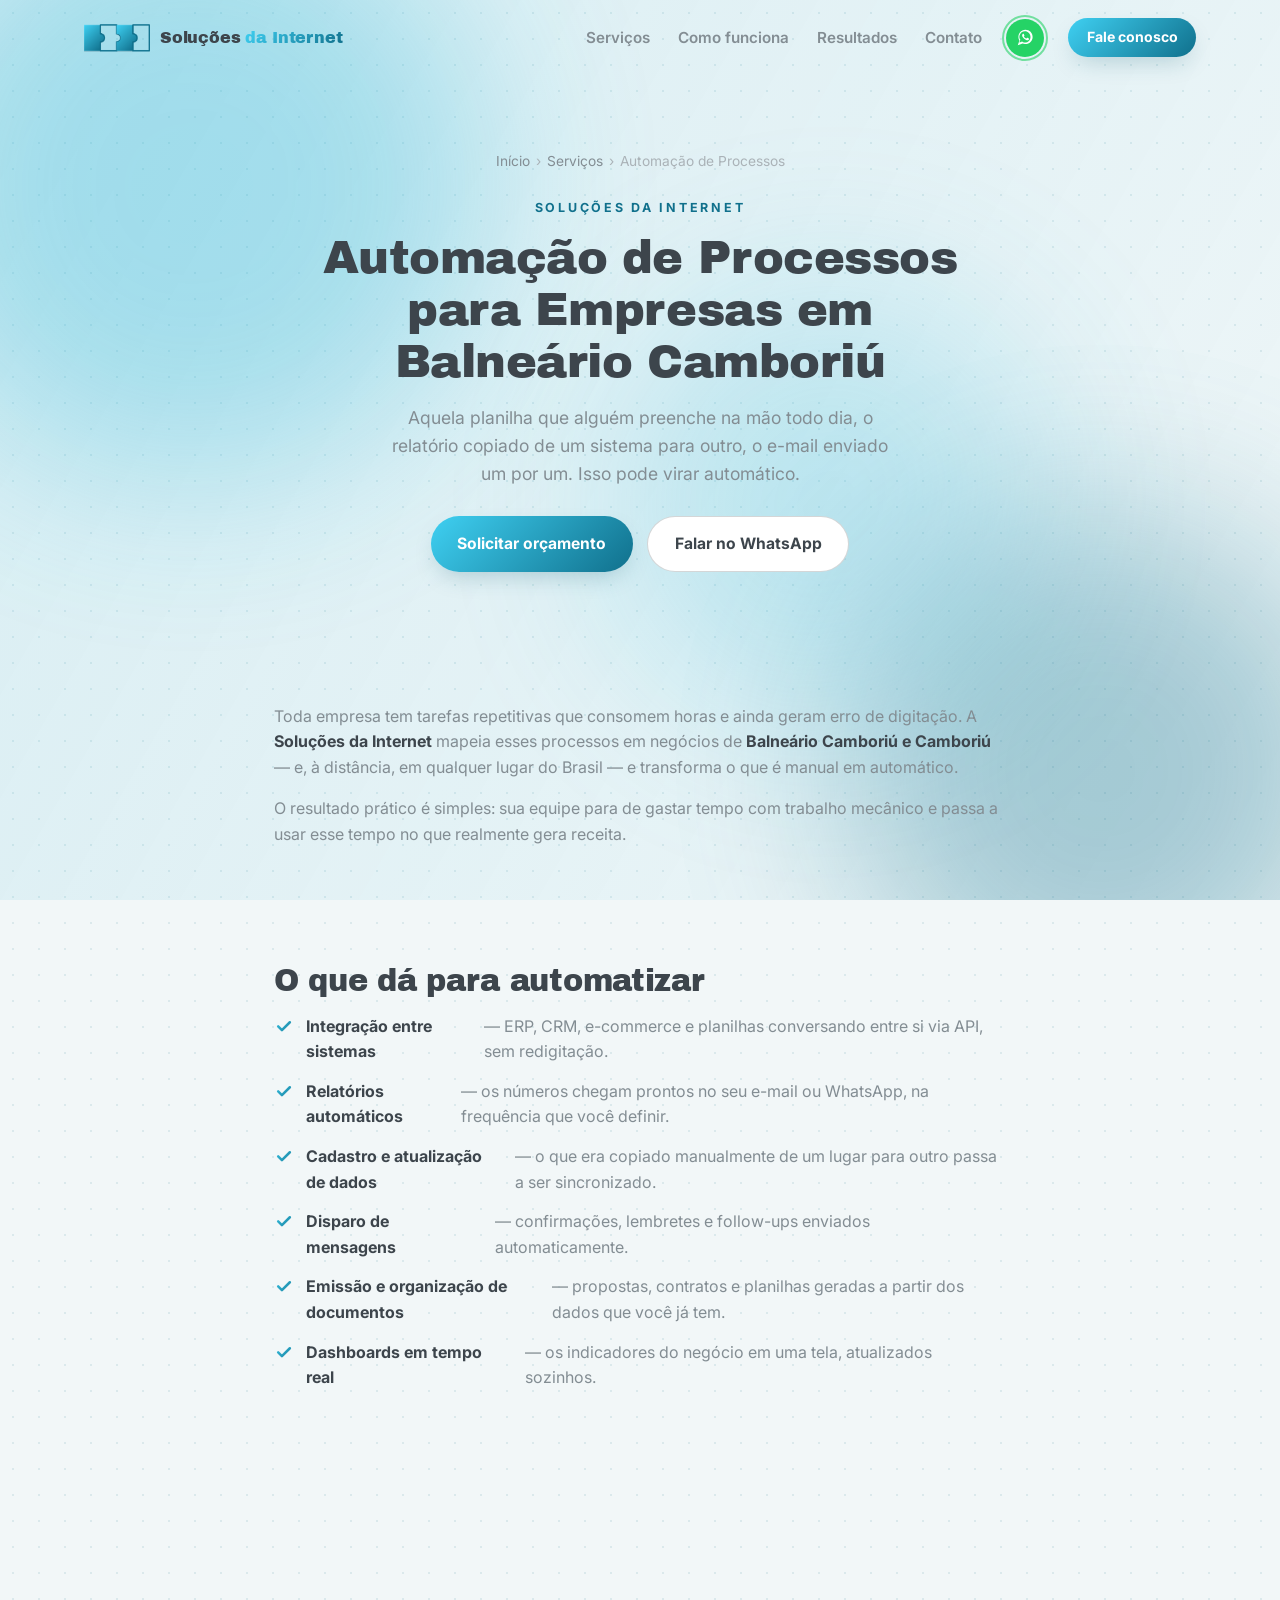
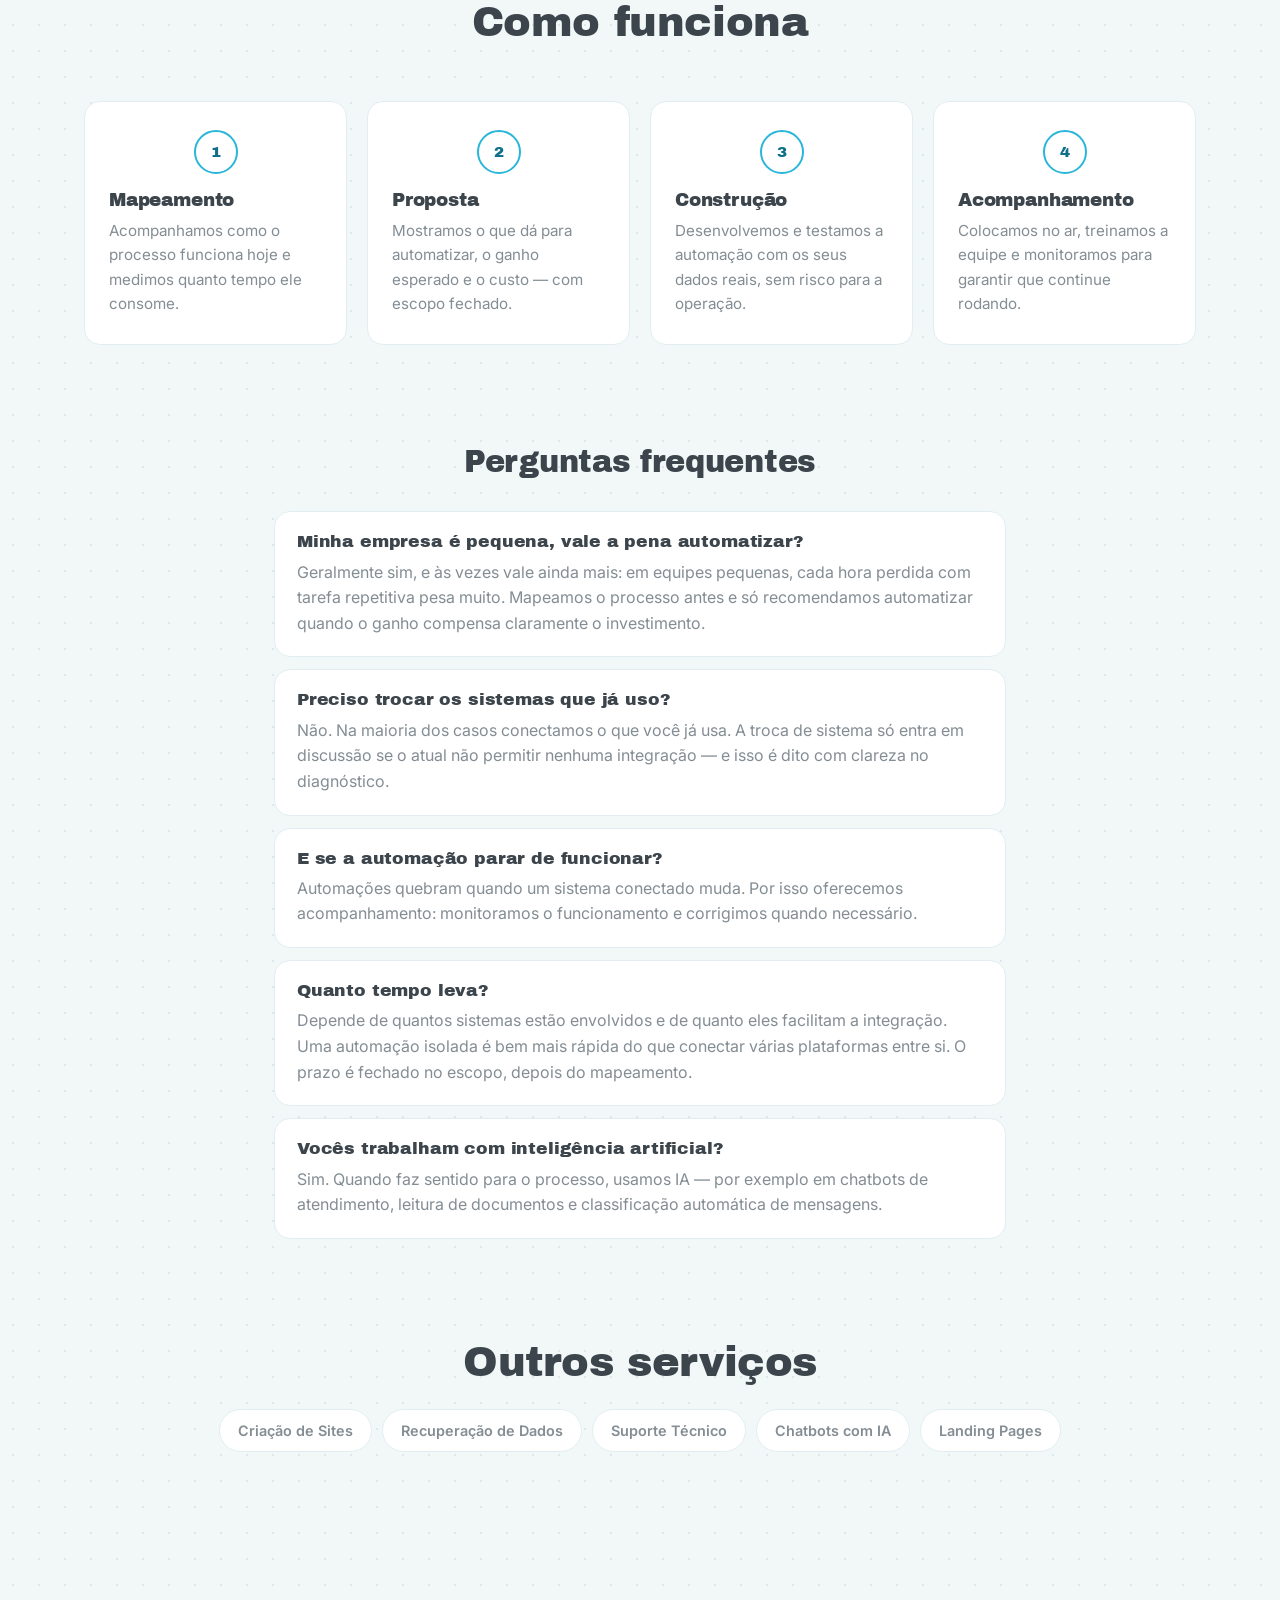
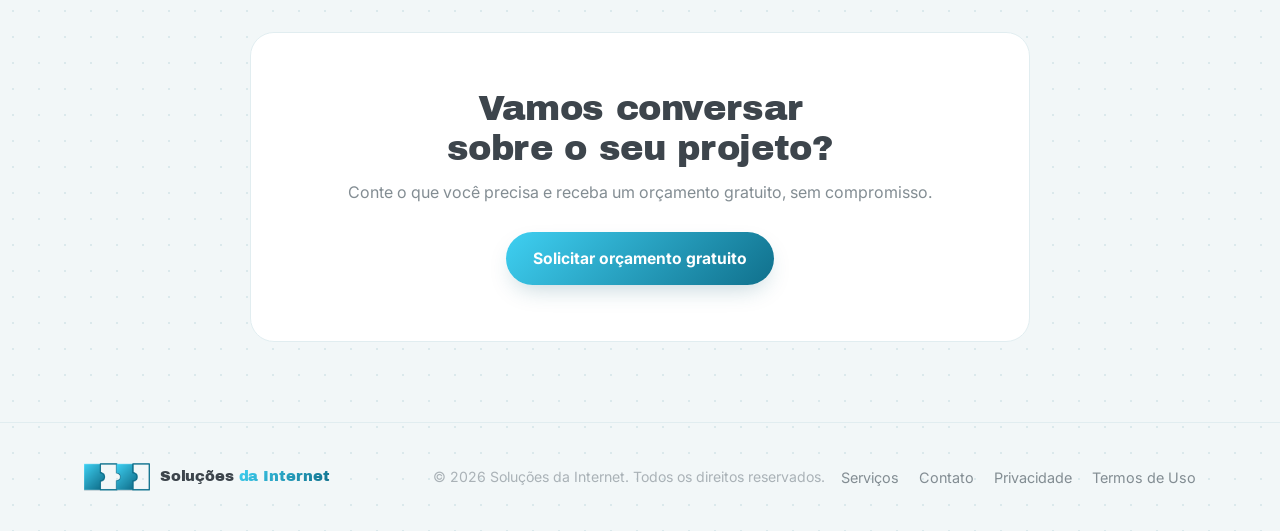
<file: automacao-de-processos-balneario-camboriu.html>
<!DOCTYPE html>
<html lang="pt-BR">
<head>
<meta charset="UTF-8">
<meta name="viewport" content="width=device-width, initial-scale=1.0">
<title>Automação de Processos e Integrações em Balneário Camboriú/SC — Soluções da Internet</title>
<meta name="description" content="Automação de processos e integração de sistemas para empresas de Balneário Camboriú: elimine tarefas manuais, conecte planilhas, ERPs e plataformas via API.">
<meta name="robots" content="index, follow, max-snippet:-1, max-image-preview:large">
<meta name="author" content="Soluções da Internet">
<meta name="theme-color" content="#0f1720">
<meta property="og:title" content="Automação de Processos e Integrações em Balneário Camboriú/SC — Soluções da Internet">
<meta property="og:description" content="Automação de processos e integração de sistemas para empresas de Balneário Camboriú: elimine tarefas manuais, conecte planilhas, ERPs e plataformas via API.">
<meta property="og:image" content="https://solucoesdainternet.com.br/assets/img/logo-icon-512.png">
<meta property="og:url" content="https://solucoesdainternet.com.br/automacao-de-processos-balneario-camboriu.html">
<meta property="og:type" content="website">
<meta property="og:locale" content="pt_BR">
<meta property="og:site_name" content="Soluções da Internet">
<meta name="twitter:card" content="summary_large_image">
<meta name="twitter:title" content="Automação de Processos e Integrações em Balneário Camboriú/SC — Soluções da Internet">
<meta name="twitter:description" content="Automação de processos e integração de sistemas para empresas de Balneário Camboriú: elimine tarefas manuais, conecte planilhas, ERPs e plataformas via API.">
<meta name="twitter:image" content="https://solucoesdainternet.com.br/assets/img/logo-icon-512.png">
<link rel="canonical" href="https://solucoesdainternet.com.br/automacao-de-processos-balneario-camboriu.html">
<link rel="icon" href="assets/img/logo-icon-512.png" type="image/png">
<link rel="apple-touch-icon" href="assets/img/apple-touch-icon.png">
<link rel="preconnect" href="https://fonts.googleapis.com">
<link rel="preconnect" href="https://fonts.gstatic.com" crossorigin>
<link href="https://fonts.googleapis.com/css2?family=Archivo+Black&family=Inter:wght@400;500;600;700&display=swap" rel="stylesheet">
<link rel="stylesheet" href="assets/css/style.css?v=1789057368">
<script type="application/ld+json">
{
  "@context": "https://schema.org",
  "@graph": [
    {
      "@type": "Service",
      "@id": "https://solucoesdainternet.com.br/automacao-de-processos-balneario-camboriu.html#service",
      "name": "Automação de Processos e Integrações",
      "serviceType": "Automação de Processos e Integrações",
      "description": "Automação de processos e integração de sistemas para empresas de Balneário Camboriú: elimine tarefas manuais, conecte planilhas, ERPs e plataformas via API.",
      "url": "https://solucoesdainternet.com.br/automacao-de-processos-balneario-camboriu.html",
      "provider": {
        "@id": "https://solucoesdainternet.com.br/#business"
      },
      "areaServed": [
        {
          "@type": "City",
          "name": "Balneário Camboriú"
        },
        {
          "@type": "City",
          "name": "Camboriú"
        },
        {
          "@type": "State",
          "name": "Santa Catarina"
        }
      ],
      "availableChannel": {
        "@type": "ServiceChannel",
        "serviceUrl": "https://solucoesdainternet.com.br/automacao-de-processos-balneario-camboriu.html",
        "servicePhone": {
          "@type": "ContactPoint",
          "telephone": "+55-47-99260-7105"
        }
      }
    },
    {
      "@type": "BreadcrumbList",
      "@id": "https://solucoesdainternet.com.br/automacao-de-processos-balneario-camboriu.html#breadcrumb",
      "itemListElement": [
        {
          "@type": "ListItem",
          "position": 1,
          "name": "Início",
          "item": "https://solucoesdainternet.com.br/"
        },
        {
          "@type": "ListItem",
          "position": 2,
          "name": "Serviços",
          "item": "https://solucoesdainternet.com.br/#servicos"
        },
        {
          "@type": "ListItem",
          "position": 3,
          "name": "Automação de Processos",
          "item": "https://solucoesdainternet.com.br/automacao-de-processos-balneario-camboriu.html"
        }
      ]
    },
    {
      "@type": "FAQPage",
      "@id": "https://solucoesdainternet.com.br/automacao-de-processos-balneario-camboriu.html#faq",
      "mainEntity": [
        {
          "@type": "Question",
          "name": "Minha empresa é pequena, vale a pena automatizar?",
          "acceptedAnswer": {
            "@type": "Answer",
            "text": "Geralmente sim, e às vezes vale ainda mais: em equipes pequenas, cada hora perdida com tarefa repetitiva pesa muito. Mapeamos o processo antes e só recomendamos automatizar quando o ganho compensa claramente o investimento."
          }
        },
        {
          "@type": "Question",
          "name": "Preciso trocar os sistemas que já uso?",
          "acceptedAnswer": {
            "@type": "Answer",
            "text": "Não. Na maioria dos casos conectamos o que você já usa. A troca de sistema só entra em discussão se o atual não permitir nenhuma integração — e isso é dito com clareza no diagnóstico."
          }
        },
        {
          "@type": "Question",
          "name": "E se a automação parar de funcionar?",
          "acceptedAnswer": {
            "@type": "Answer",
            "text": "Automações quebram quando um sistema conectado muda. Por isso oferecemos acompanhamento: monitoramos o funcionamento e corrigimos quando necessário."
          }
        },
        {
          "@type": "Question",
          "name": "Quanto tempo leva?",
          "acceptedAnswer": {
            "@type": "Answer",
            "text": "Depende de quantos sistemas estão envolvidos e de quanto eles facilitam a integração. Uma automação isolada é bem mais rápida do que conectar várias plataformas entre si. O prazo é fechado no escopo, depois do mapeamento."
          }
        },
        {
          "@type": "Question",
          "name": "Vocês trabalham com inteligência artificial?",
          "acceptedAnswer": {
            "@type": "Answer",
            "text": "Sim. Quando faz sentido para o processo, usamos IA — por exemplo em chatbots de atendimento, leitura de documentos e classificação automática de mensagens."
          }
        }
      ]
    },
    {
      "@type": "WebPage",
      "@id": "https://solucoesdainternet.com.br/automacao-de-processos-balneario-camboriu.html#webpage",
      "url": "https://solucoesdainternet.com.br/automacao-de-processos-balneario-camboriu.html",
      "name": "Automação de Processos e Integrações em Balneário Camboriú/SC — Soluções da Internet",
      "description": "Automação de processos e integração de sistemas para empresas de Balneário Camboriú: elimine tarefas manuais, conecte planilhas, ERPs e plataformas via API.",
      "inLanguage": "pt-BR",
      "isPartOf": {
        "@id": "https://solucoesdainternet.com.br/#website"
      },
      "breadcrumb": {
        "@id": "https://solucoesdainternet.com.br/automacao-de-processos-balneario-camboriu.html#breadcrumb"
      },
      "about": {
        "@id": "https://solucoesdainternet.com.br/automacao-de-processos-balneario-camboriu.html#service"
      }
    }
  ]
}
</script>
</head>
<body>

<div class="bg-aurora" aria-hidden="true">
  <span class="aurora a1"></span>
  <span class="aurora a2"></span>
  <span class="aurora a3"></span>
</div>

<header class="site-header" id="siteHeader">
  <div class="container header-inner">
    <a href="index.html" class="brand" aria-label="Soluções da Internet">
      <span class="brand-icon-wrap">
        <img src="assets/img/logo-icon.png" alt="" class="brand-icon">
      </span>
      <span class="brand-word">Soluções <em class="accent">da Internet</em></span>
    </a>

    <nav class="main-nav" id="mainNav">
      <a href="index.html#servicos">Serviços</a>
      <a href="index.html#processo">Como funciona</a>
      <a href="index.html#numeros">Resultados</a>
      <a href="index.html#contato">Contato</a>
    </nav>

    <div class="header-actions" aria-label="Ações rápidas">
      <a href="https://wa.me/5547992607105" target="_blank" rel="noopener" class="whatsapp-float" aria-label="Falar no WhatsApp">
        <span class="whatsapp-pulse" aria-hidden="true"></span>
        <svg viewBox="0 0 32 32" fill="currentColor" aria-hidden="true"><path d="M16.02 3C9.4 3 4.02 8.37 4.02 15c0 2.23.6 4.35 1.75 6.22L3 29l7.98-2.7A11.9 11.9 0 0 0 16.02 27C22.63 27 28 21.63 28 15S22.63 3 16.02 3Zm0 21.6c-1.86 0-3.66-.5-5.23-1.44l-.37-.22-4.7 1.59 1.6-4.58-.24-.38A9.53 9.53 0 0 1 5.62 15c0-5.2 4.2-9.4 9.4-9.4S24.4 9.8 24.4 15s-4.2 9.6-9.38 9.6Zm5.15-7.2c-.28-.14-1.66-.82-1.92-.91-.26-.1-.44-.14-.63.14-.19.28-.72.91-.88 1.1-.16.19-.32.21-.6.07-.28-.14-1.17-.43-2.24-1.38-.83-.74-1.38-1.65-1.55-1.93-.16-.28-.02-.43.12-.57.13-.13.28-.33.42-.5.14-.16.19-.28.28-.47.09-.19.05-.35-.02-.5-.07-.14-.63-1.52-.87-2.08-.23-.55-.46-.48-.63-.49h-.54c-.19 0-.5.07-.76.35-.26.28-1 .98-1 2.38 0 1.4 1.02 2.76 1.16 2.95.14.19 2.01 3.07 4.87 4.3.68.29 1.21.47 1.63.6.68.22 1.3.19 1.79.11.55-.08 1.66-.68 1.89-1.33.24-.66.24-1.22.16-1.34-.07-.12-.26-.19-.54-.33Z"/></svg>
      </a>
    </div>

    <a href="index.html#contato" class="btn btn-primary btn-small nav-cta">Fale conosco</a>

    <button class="menu-toggle" id="menuToggle" aria-label="Abrir menu" aria-expanded="false">
      <span></span><span></span><span></span>
    </button>
  </div>
</header>

<main class="svc-page">

  <section class="section" style="padding-top: 20px">
    <div class="container">
      <nav class="breadcrumbs" aria-label="Você está aqui">
        <a href="index.html">Início</a><span>&rsaquo;</span><a href="index.html#servicos">Serviços</a><span>&rsaquo;</span>Automação de Processos
      </nav>
      <div class="svc-hero">
        <p class="eyebrow reveal">Soluções da Internet</p>
        <h1>Automação de Processos para Empresas em Balneário Camboriú</h1>
        <p class="hero-sub reveal" style="--delay: 0.12s">Aquela planilha que alguém preenche na mão todo dia, o relatório copiado de um sistema para outro, o e-mail enviado um por um. Isso pode virar automático.</p>
        <div class="hero-actions reveal" style="--delay: 0.2s">
          <a href="index.html#contato" class="btn btn-primary">Solicitar orçamento</a>
          <a href="https://wa.me/5547992607105" target="_blank" rel="noopener" class="btn btn-ghost">Falar no WhatsApp</a>
        </div>
      </div>
    </div>
  </section>

  <section class="section" style="padding-top: 24px">
    <div class="container svc-body reveal">
      <p>Toda empresa tem tarefas repetitivas que consomem horas e ainda geram erro de digitação. A <strong>Soluções da Internet</strong> mapeia esses processos em negócios de <strong>Balneário Camboriú e Camboriú</strong> — e, à distância, em qualquer lugar do Brasil — e transforma o que é manual em automático.</p>
      <p>O resultado prático é simples: sua equipe para de gastar tempo com trabalho mecânico e passa a usar esse tempo no que realmente gera receita.</p>
    </div>
  </section>

  <section class="section" style="padding-top: 0">
    <div class="container svc-body reveal">
      <h2>O que dá para automatizar</h2>
      <ul class="svc-list">
        <li><strong>Integração entre sistemas</strong> — ERP, CRM, e-commerce e planilhas conversando entre si via API, sem redigitação.</li>
        <li><strong>Relatórios automáticos</strong> — os números chegam prontos no seu e-mail ou WhatsApp, na frequência que você definir.</li>
        <li><strong>Cadastro e atualização de dados</strong> — o que era copiado manualmente de um lugar para outro passa a ser sincronizado.</li>
        <li><strong>Disparo de mensagens</strong> — confirmações, lembretes e follow-ups enviados automaticamente.</li>
        <li><strong>Emissão e organização de documentos</strong> — propostas, contratos e planilhas geradas a partir dos dados que você já tem.</li>
        <li><strong>Dashboards em tempo real</strong> — os indicadores do negócio em uma tela, atualizados sozinhos.</li>
      </ul>
    </div>
  </section>

  <section class="section">
    <div class="container">
      <div class="section-head reveal">
        <h2>Como funciona</h2>
      </div>
      <div class="service-grid">
        <article class="service-card reveal" style="--delay: 0.00s">
          <div class="step-num">1</div>
          <h3>Mapeamento</h3>
          <p>Acompanhamos como o processo funciona hoje e medimos quanto tempo ele consome.</p>
        </article>
        <article class="service-card reveal" style="--delay: 0.04s">
          <div class="step-num">2</div>
          <h3>Proposta</h3>
          <p>Mostramos o que dá para automatizar, o ganho esperado e o custo — com escopo fechado.</p>
        </article>
        <article class="service-card reveal" style="--delay: 0.08s">
          <div class="step-num">3</div>
          <h3>Construção</h3>
          <p>Desenvolvemos e testamos a automação com os seus dados reais, sem risco para a operação.</p>
        </article>
        <article class="service-card reveal" style="--delay: 0.12s">
          <div class="step-num">4</div>
          <h3>Acompanhamento</h3>
          <p>Colocamos no ar, treinamos a equipe e monitoramos para garantir que continue rodando.</p>
        </article>
      </div>
    </div>
  </section>

  <section class="section" style="padding-top: 0">
    <div class="container svc-body">
      <div class="section-head reveal" style="margin-bottom: 32px">
        <h2>Perguntas frequentes</h2>
      </div>
      <div class="faq-list">
        <div class="faq-item reveal" style="--delay: 0.00s">
          <h3>Minha empresa é pequena, vale a pena automatizar?</h3>
          <p>Geralmente sim, e às vezes vale ainda mais: em equipes pequenas, cada hora perdida com tarefa repetitiva pesa muito. Mapeamos o processo antes e só recomendamos automatizar quando o ganho compensa claramente o investimento.</p>
        </div>
        <div class="faq-item reveal" style="--delay: 0.04s">
          <h3>Preciso trocar os sistemas que já uso?</h3>
          <p>Não. Na maioria dos casos conectamos o que você já usa. A troca de sistema só entra em discussão se o atual não permitir nenhuma integração — e isso é dito com clareza no diagnóstico.</p>
        </div>
        <div class="faq-item reveal" style="--delay: 0.08s">
          <h3>E se a automação parar de funcionar?</h3>
          <p>Automações quebram quando um sistema conectado muda. Por isso oferecemos acompanhamento: monitoramos o funcionamento e corrigimos quando necessário.</p>
        </div>
        <div class="faq-item reveal" style="--delay: 0.12s">
          <h3>Quanto tempo leva?</h3>
          <p>Depende de quantos sistemas estão envolvidos e de quanto eles facilitam a integração. Uma automação isolada é bem mais rápida do que conectar várias plataformas entre si. O prazo é fechado no escopo, depois do mapeamento.</p>
        </div>
        <div class="faq-item reveal" style="--delay: 0.16s">
          <h3>Vocês trabalham com inteligência artificial?</h3>
          <p>Sim. Quando faz sentido para o processo, usamos IA — por exemplo em chatbots de atendimento, leitura de documentos e classificação automática de mensagens.</p>
        </div>
      </div>
    </div>
  </section>

  <section class="section" style="padding-top: 0">
    <div class="container">
      <div class="section-head reveal" style="margin-bottom: 24px">
        <h2>Outros serviços</h2>
      </div>
      <div class="svc-related reveal">
        <a href="criacao-de-sites-balneario-camboriu.html">Criação de Sites</a>
        <a href="recuperacao-de-dados-balneario-camboriu.html">Recuperação de Dados</a>
        <a href="suporte-tecnico-balneario-camboriu.html">Suporte Técnico</a>
        <a href="chatbot-whatsapp-ia-balneario-camboriu.html">Chatbots com IA</a>
        <a href="landing-pages-balneario-camboriu.html">Landing Pages</a>
      </div>
    </div>
  </section>

  <section class="section cta-band">
    <div class="container cta-inner reveal">
      <h2>Vamos conversar sobre o seu projeto?</h2>
      <p>Conte o que você precisa e receba um orçamento gratuito, sem compromisso.</p>
      <a href="index.html#contato" class="btn btn-primary">Solicitar orçamento gratuito</a>
    </div>
  </section>

</main>

<footer class="site-footer">
  <div class="container footer-inner">
    <a href="index.html" class="brand">
      <img src="assets/img/logo-icon.png" alt="" class="brand-icon">
      <span class="brand-word">Soluções <em class="accent">da Internet</em></span>
    </a>
    <p>&copy; <span id="year"></span> Soluções da Internet. Todos os direitos reservados.</p>
    <div class="footer-links">
      <a href="index.html#servicos">Serviços</a>
      <a href="index.html#contato">Contato</a>
      <a href="privacidade.html">Privacidade</a>
      <a href="termos.html">Termos de Uso</a>
    </div>
  </div>
</footer>

<script src="assets/js/script.js?v=1789057368"></script>
</body>
</html>
</file>
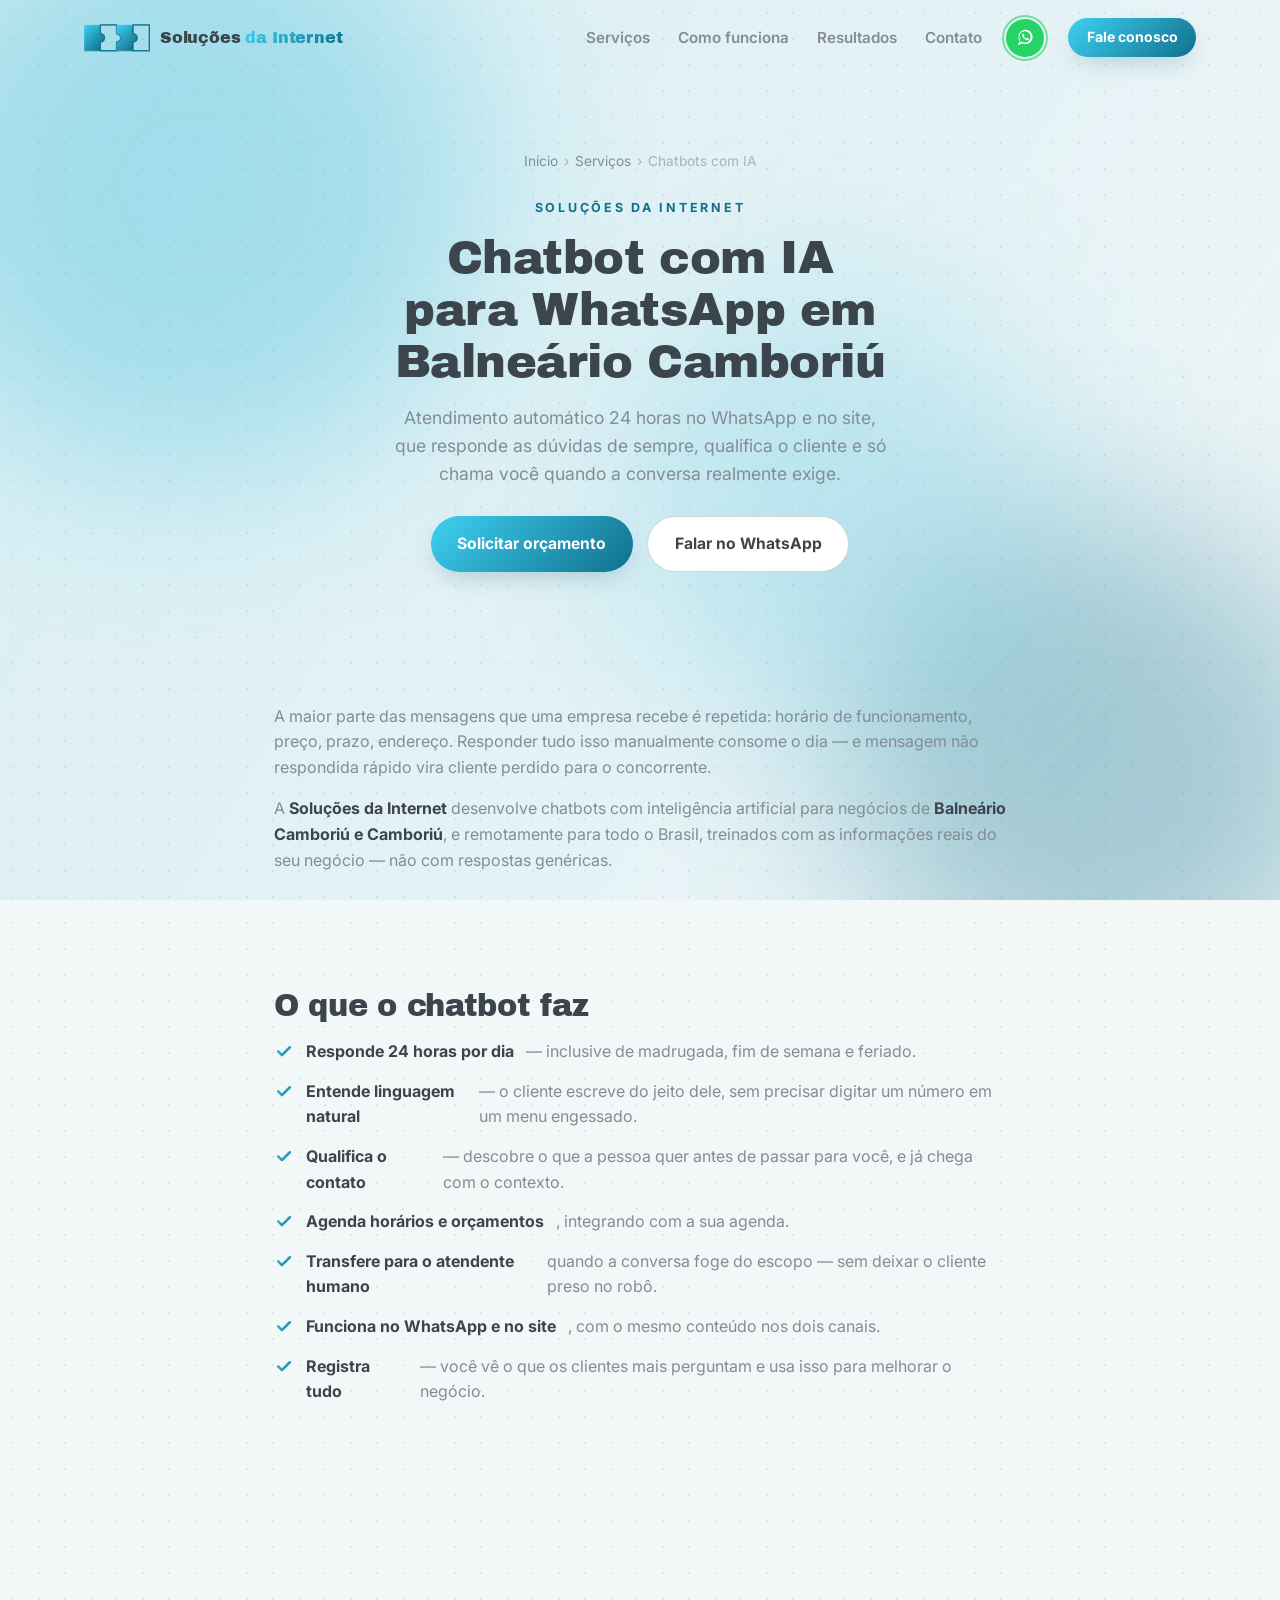
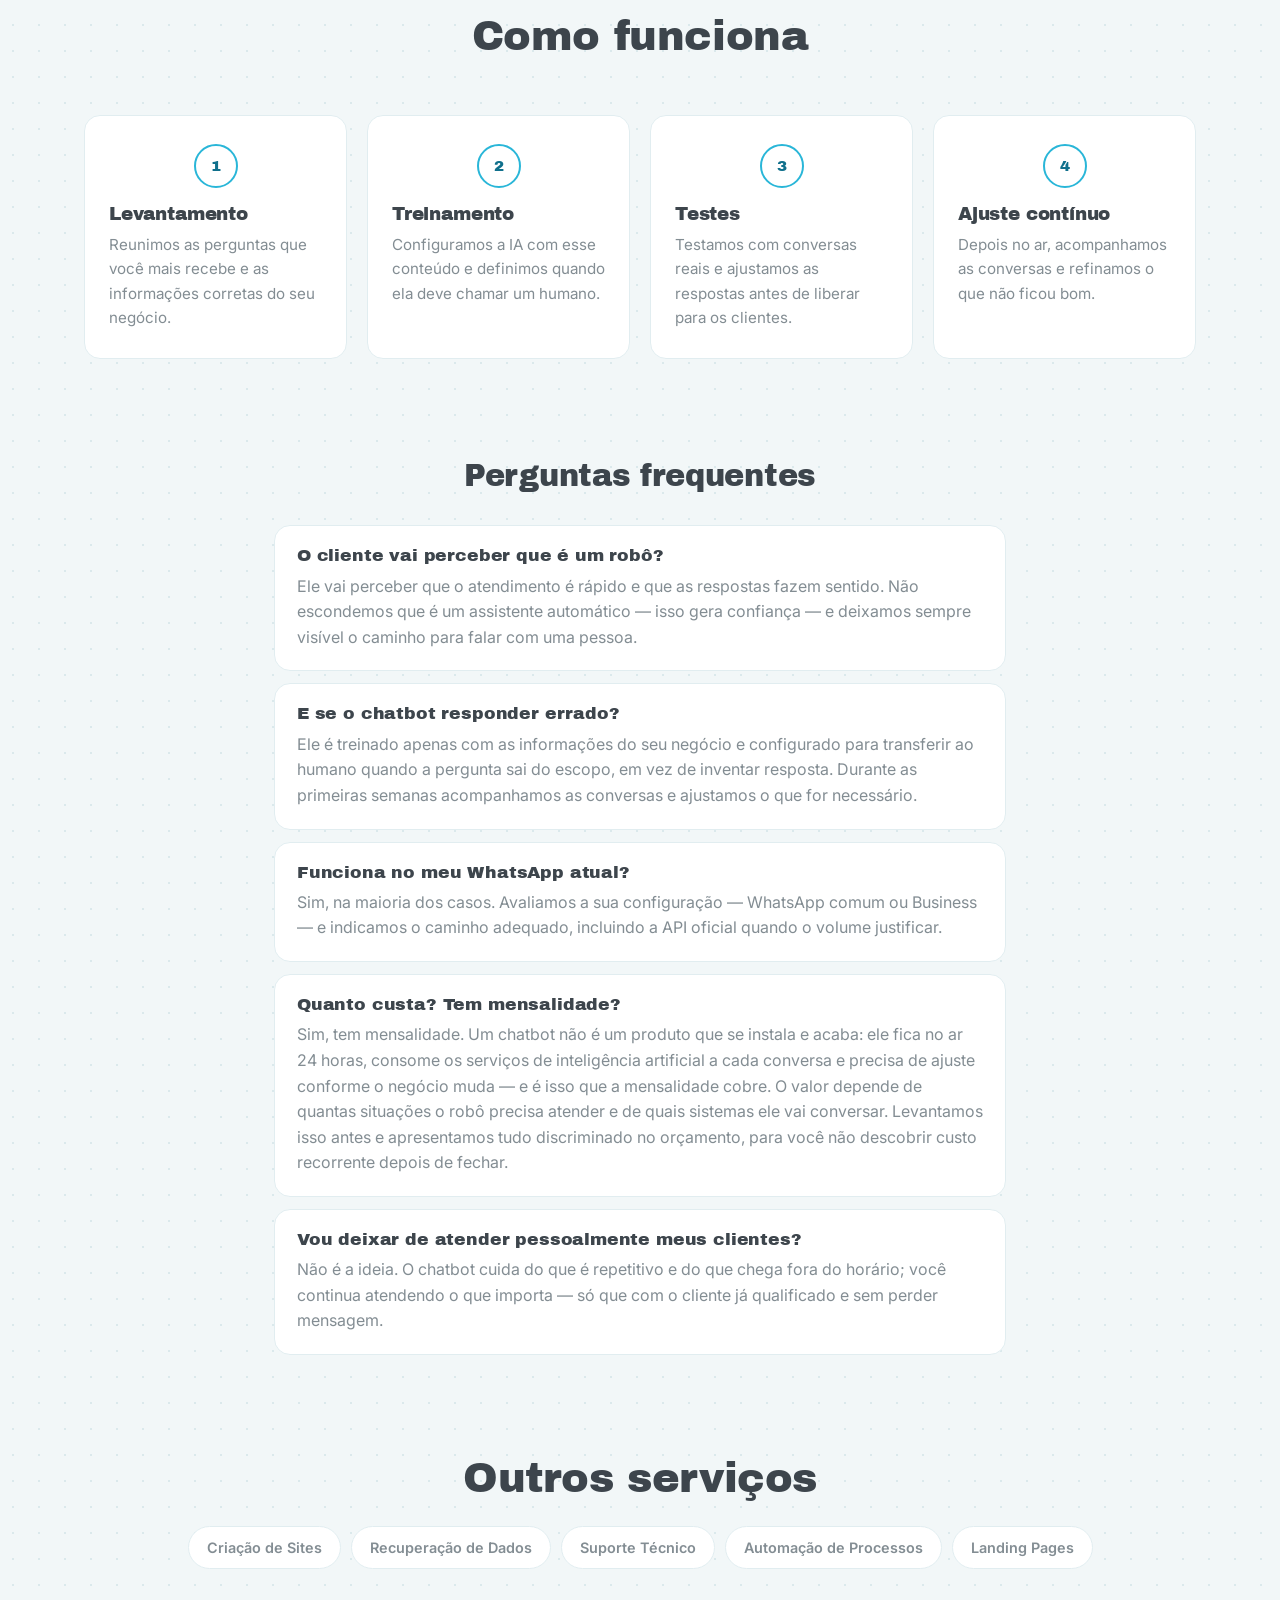
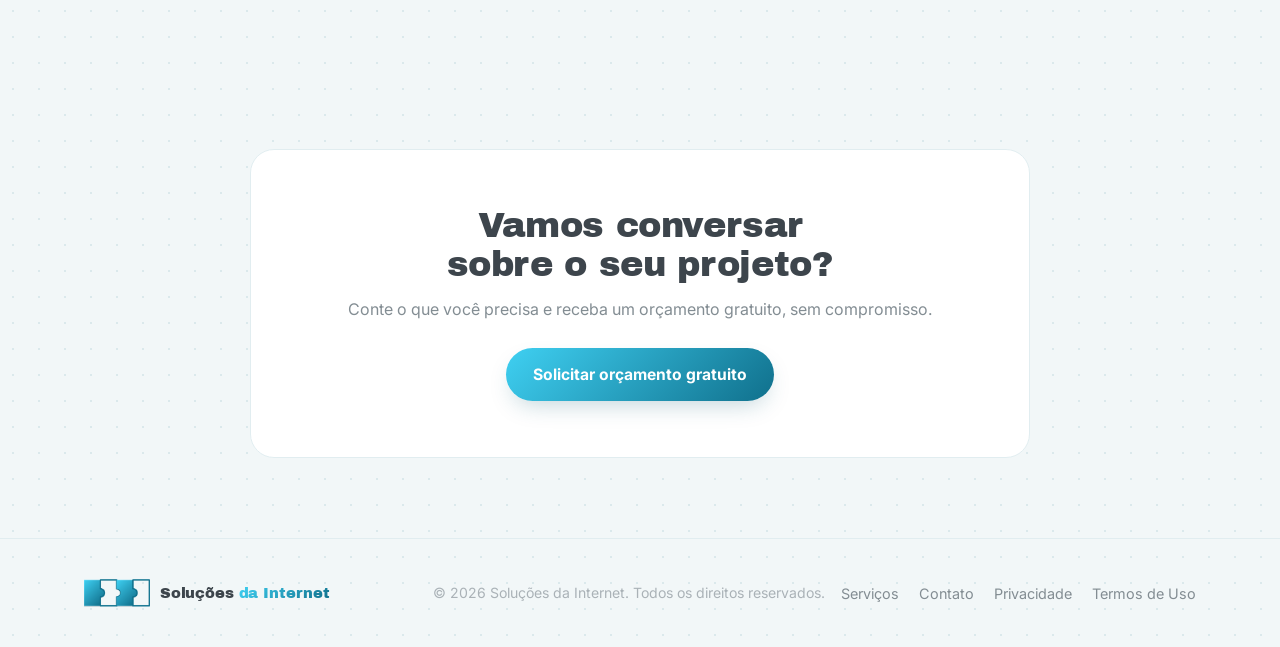
<file: chatbot-whatsapp-ia-balneario-camboriu.html>
<!DOCTYPE html>
<html lang="pt-BR">
<head>
<meta charset="UTF-8">
<meta name="viewport" content="width=device-width, initial-scale=1.0">
<title>Chatbot com IA para WhatsApp em Balneário Camboriú/SC — Soluções da Internet</title>
<meta name="description" content="Criação de chatbots com inteligência artificial para WhatsApp e site em Balneário Camboriú: atendimento automático 24 horas, qualificação de clientes e agendamentos.">
<meta name="robots" content="index, follow, max-snippet:-1, max-image-preview:large">
<meta name="author" content="Soluções da Internet">
<meta name="theme-color" content="#0f1720">
<meta property="og:title" content="Chatbot com IA para WhatsApp em Balneário Camboriú/SC — Soluções da Internet">
<meta property="og:description" content="Criação de chatbots com inteligência artificial para WhatsApp e site em Balneário Camboriú: atendimento automático 24 horas, qualificação de clientes e agendamentos.">
<meta property="og:image" content="https://solucoesdainternet.com.br/assets/img/logo-icon-512.png">
<meta property="og:url" content="https://solucoesdainternet.com.br/chatbot-whatsapp-ia-balneario-camboriu.html">
<meta property="og:type" content="website">
<meta property="og:locale" content="pt_BR">
<meta property="og:site_name" content="Soluções da Internet">
<meta name="twitter:card" content="summary_large_image">
<meta name="twitter:title" content="Chatbot com IA para WhatsApp em Balneário Camboriú/SC — Soluções da Internet">
<meta name="twitter:description" content="Criação de chatbots com inteligência artificial para WhatsApp e site em Balneário Camboriú: atendimento automático 24 horas, qualificação de clientes e agendamentos.">
<meta name="twitter:image" content="https://solucoesdainternet.com.br/assets/img/logo-icon-512.png">
<link rel="canonical" href="https://solucoesdainternet.com.br/chatbot-whatsapp-ia-balneario-camboriu.html">
<link rel="icon" href="assets/img/logo-icon-512.png" type="image/png">
<link rel="apple-touch-icon" href="assets/img/apple-touch-icon.png">
<link rel="preconnect" href="https://fonts.googleapis.com">
<link rel="preconnect" href="https://fonts.gstatic.com" crossorigin>
<link href="https://fonts.googleapis.com/css2?family=Archivo+Black&family=Inter:wght@400;500;600;700&display=swap" rel="stylesheet">
<link rel="stylesheet" href="assets/css/style.css?v=1789057368">
<script type="application/ld+json">
{
  "@context": "https://schema.org",
  "@graph": [
    {
      "@type": "Service",
      "@id": "https://solucoesdainternet.com.br/chatbot-whatsapp-ia-balneario-camboriu.html#service",
      "name": "Chatbots com Inteligência Artificial",
      "serviceType": "Chatbots com Inteligência Artificial",
      "description": "Criação de chatbots com inteligência artificial para WhatsApp e site em Balneário Camboriú: atendimento automático 24 horas, qualificação de clientes e agendamentos.",
      "url": "https://solucoesdainternet.com.br/chatbot-whatsapp-ia-balneario-camboriu.html",
      "provider": {
        "@id": "https://solucoesdainternet.com.br/#business"
      },
      "areaServed": [
        {
          "@type": "City",
          "name": "Balneário Camboriú"
        },
        {
          "@type": "City",
          "name": "Camboriú"
        },
        {
          "@type": "State",
          "name": "Santa Catarina"
        }
      ],
      "availableChannel": {
        "@type": "ServiceChannel",
        "serviceUrl": "https://solucoesdainternet.com.br/chatbot-whatsapp-ia-balneario-camboriu.html",
        "servicePhone": {
          "@type": "ContactPoint",
          "telephone": "+55-47-99260-7105"
        }
      }
    },
    {
      "@type": "BreadcrumbList",
      "@id": "https://solucoesdainternet.com.br/chatbot-whatsapp-ia-balneario-camboriu.html#breadcrumb",
      "itemListElement": [
        {
          "@type": "ListItem",
          "position": 1,
          "name": "Início",
          "item": "https://solucoesdainternet.com.br/"
        },
        {
          "@type": "ListItem",
          "position": 2,
          "name": "Serviços",
          "item": "https://solucoesdainternet.com.br/#servicos"
        },
        {
          "@type": "ListItem",
          "position": 3,
          "name": "Chatbots com IA",
          "item": "https://solucoesdainternet.com.br/chatbot-whatsapp-ia-balneario-camboriu.html"
        }
      ]
    },
    {
      "@type": "FAQPage",
      "@id": "https://solucoesdainternet.com.br/chatbot-whatsapp-ia-balneario-camboriu.html#faq",
      "mainEntity": [
        {
          "@type": "Question",
          "name": "O cliente vai perceber que é um robô?",
          "acceptedAnswer": {
            "@type": "Answer",
            "text": "Ele vai perceber que o atendimento é rápido e que as respostas fazem sentido. Não escondemos que é um assistente automático — isso gera confiança — e deixamos sempre visível o caminho para falar com uma pessoa."
          }
        },
        {
          "@type": "Question",
          "name": "E se o chatbot responder errado?",
          "acceptedAnswer": {
            "@type": "Answer",
            "text": "Ele é treinado apenas com as informações do seu negócio e configurado para transferir ao humano quando a pergunta sai do escopo, em vez de inventar resposta. Durante as primeiras semanas acompanhamos as conversas e ajustamos o que for necessário."
          }
        },
        {
          "@type": "Question",
          "name": "Funciona no meu WhatsApp atual?",
          "acceptedAnswer": {
            "@type": "Answer",
            "text": "Sim, na maioria dos casos. Avaliamos a sua configuração — WhatsApp comum ou Business — e indicamos o caminho adequado, incluindo a API oficial quando o volume justificar."
          }
        },
        {
          "@type": "Question",
          "name": "Quanto custa? Tem mensalidade?",
          "acceptedAnswer": {
            "@type": "Answer",
            "text": "Sim, tem mensalidade. Um chatbot não é um produto que se instala e acaba: ele fica no ar 24 horas, consome os serviços de inteligência artificial a cada conversa e precisa de ajuste conforme o negócio muda — e é isso que a mensalidade cobre. O valor depende de quantas situações o robô precisa atender e de quais sistemas ele vai conversar. Levantamos isso antes e apresentamos tudo discriminado no orçamento, para você não descobrir custo recorrente depois de fechar."
          }
        },
        {
          "@type": "Question",
          "name": "Vou deixar de atender pessoalmente meus clientes?",
          "acceptedAnswer": {
            "@type": "Answer",
            "text": "Não é a ideia. O chatbot cuida do que é repetitivo e do que chega fora do horário; você continua atendendo o que importa — só que com o cliente já qualificado e sem perder mensagem."
          }
        }
      ]
    },
    {
      "@type": "WebPage",
      "@id": "https://solucoesdainternet.com.br/chatbot-whatsapp-ia-balneario-camboriu.html#webpage",
      "url": "https://solucoesdainternet.com.br/chatbot-whatsapp-ia-balneario-camboriu.html",
      "name": "Chatbot com IA para WhatsApp em Balneário Camboriú/SC — Soluções da Internet",
      "description": "Criação de chatbots com inteligência artificial para WhatsApp e site em Balneário Camboriú: atendimento automático 24 horas, qualificação de clientes e agendamentos.",
      "inLanguage": "pt-BR",
      "isPartOf": {
        "@id": "https://solucoesdainternet.com.br/#website"
      },
      "breadcrumb": {
        "@id": "https://solucoesdainternet.com.br/chatbot-whatsapp-ia-balneario-camboriu.html#breadcrumb"
      },
      "about": {
        "@id": "https://solucoesdainternet.com.br/chatbot-whatsapp-ia-balneario-camboriu.html#service"
      }
    }
  ]
}
</script>
</head>
<body>

<div class="bg-aurora" aria-hidden="true">
  <span class="aurora a1"></span>
  <span class="aurora a2"></span>
  <span class="aurora a3"></span>
</div>

<header class="site-header" id="siteHeader">
  <div class="container header-inner">
    <a href="index.html" class="brand" aria-label="Soluções da Internet">
      <span class="brand-icon-wrap">
        <img src="assets/img/logo-icon.png" alt="" class="brand-icon">
      </span>
      <span class="brand-word">Soluções <em class="accent">da Internet</em></span>
    </a>

    <nav class="main-nav" id="mainNav">
      <a href="index.html#servicos">Serviços</a>
      <a href="index.html#processo">Como funciona</a>
      <a href="index.html#numeros">Resultados</a>
      <a href="index.html#contato">Contato</a>
    </nav>

    <div class="header-actions" aria-label="Ações rápidas">
      <a href="https://wa.me/5547992607105" target="_blank" rel="noopener" class="whatsapp-float" aria-label="Falar no WhatsApp">
        <span class="whatsapp-pulse" aria-hidden="true"></span>
        <svg viewBox="0 0 32 32" fill="currentColor" aria-hidden="true"><path d="M16.02 3C9.4 3 4.02 8.37 4.02 15c0 2.23.6 4.35 1.75 6.22L3 29l7.98-2.7A11.9 11.9 0 0 0 16.02 27C22.63 27 28 21.63 28 15S22.63 3 16.02 3Zm0 21.6c-1.86 0-3.66-.5-5.23-1.44l-.37-.22-4.7 1.59 1.6-4.58-.24-.38A9.53 9.53 0 0 1 5.62 15c0-5.2 4.2-9.4 9.4-9.4S24.4 9.8 24.4 15s-4.2 9.6-9.38 9.6Zm5.15-7.2c-.28-.14-1.66-.82-1.92-.91-.26-.1-.44-.14-.63.14-.19.28-.72.91-.88 1.1-.16.19-.32.21-.6.07-.28-.14-1.17-.43-2.24-1.38-.83-.74-1.38-1.65-1.55-1.93-.16-.28-.02-.43.12-.57.13-.13.28-.33.42-.5.14-.16.19-.28.28-.47.09-.19.05-.35-.02-.5-.07-.14-.63-1.52-.87-2.08-.23-.55-.46-.48-.63-.49h-.54c-.19 0-.5.07-.76.35-.26.28-1 .98-1 2.38 0 1.4 1.02 2.76 1.16 2.95.14.19 2.01 3.07 4.87 4.3.68.29 1.21.47 1.63.6.68.22 1.3.19 1.79.11.55-.08 1.66-.68 1.89-1.33.24-.66.24-1.22.16-1.34-.07-.12-.26-.19-.54-.33Z"/></svg>
      </a>
    </div>

    <a href="index.html#contato" class="btn btn-primary btn-small nav-cta">Fale conosco</a>

    <button class="menu-toggle" id="menuToggle" aria-label="Abrir menu" aria-expanded="false">
      <span></span><span></span><span></span>
    </button>
  </div>
</header>

<main class="svc-page">

  <section class="section" style="padding-top: 20px">
    <div class="container">
      <nav class="breadcrumbs" aria-label="Você está aqui">
        <a href="index.html">Início</a><span>&rsaquo;</span><a href="index.html#servicos">Serviços</a><span>&rsaquo;</span>Chatbots com IA
      </nav>
      <div class="svc-hero">
        <p class="eyebrow reveal">Soluções da Internet</p>
        <h1>Chatbot com IA para WhatsApp em Balneário Camboriú</h1>
        <p class="hero-sub reveal" style="--delay: 0.12s">Atendimento automático 24 horas no WhatsApp e no site, que responde as dúvidas de sempre, qualifica o cliente e só chama você quando a conversa realmente exige.</p>
        <div class="hero-actions reveal" style="--delay: 0.2s">
          <a href="index.html#contato" class="btn btn-primary">Solicitar orçamento</a>
          <a href="https://wa.me/5547992607105" target="_blank" rel="noopener" class="btn btn-ghost">Falar no WhatsApp</a>
        </div>
      </div>
    </div>
  </section>

  <section class="section" style="padding-top: 24px">
    <div class="container svc-body reveal">
      <p>A maior parte das mensagens que uma empresa recebe é repetida: horário de funcionamento, preço, prazo, endereço. Responder tudo isso manualmente consome o dia — e mensagem não respondida rápido vira cliente perdido para o concorrente.</p>
      <p>A <strong>Soluções da Internet</strong> desenvolve chatbots com inteligência artificial para negócios de <strong>Balneário Camboriú e Camboriú</strong>, e remotamente para todo o Brasil, treinados com as informações reais do seu negócio — não com respostas genéricas.</p>
    </div>
  </section>

  <section class="section" style="padding-top: 0">
    <div class="container svc-body reveal">
      <h2>O que o chatbot faz</h2>
      <ul class="svc-list">
        <li><strong>Responde 24 horas por dia</strong> — inclusive de madrugada, fim de semana e feriado.</li>
        <li><strong>Entende linguagem natural</strong> — o cliente escreve do jeito dele, sem precisar digitar um número em um menu engessado.</li>
        <li><strong>Qualifica o contato</strong> — descobre o que a pessoa quer antes de passar para você, e já chega com o contexto.</li>
        <li><strong>Agenda horários e orçamentos</strong>, integrando com a sua agenda.</li>
        <li><strong>Transfere para o atendente humano</strong> quando a conversa foge do escopo — sem deixar o cliente preso no robô.</li>
        <li><strong>Funciona no WhatsApp e no site</strong>, com o mesmo conteúdo nos dois canais.</li>
        <li><strong>Registra tudo</strong> — você vê o que os clientes mais perguntam e usa isso para melhorar o negócio.</li>
      </ul>
    </div>
  </section>

  <section class="section">
    <div class="container">
      <div class="section-head reveal">
        <h2>Como funciona</h2>
      </div>
      <div class="service-grid">
        <article class="service-card reveal" style="--delay: 0.00s">
          <div class="step-num">1</div>
          <h3>Levantamento</h3>
          <p>Reunimos as perguntas que você mais recebe e as informações corretas do seu negócio.</p>
        </article>
        <article class="service-card reveal" style="--delay: 0.04s">
          <div class="step-num">2</div>
          <h3>Treinamento</h3>
          <p>Configuramos a IA com esse conteúdo e definimos quando ela deve chamar um humano.</p>
        </article>
        <article class="service-card reveal" style="--delay: 0.08s">
          <div class="step-num">3</div>
          <h3>Testes</h3>
          <p>Testamos com conversas reais e ajustamos as respostas antes de liberar para os clientes.</p>
        </article>
        <article class="service-card reveal" style="--delay: 0.12s">
          <div class="step-num">4</div>
          <h3>Ajuste contínuo</h3>
          <p>Depois no ar, acompanhamos as conversas e refinamos o que não ficou bom.</p>
        </article>
      </div>
    </div>
  </section>

  <section class="section" style="padding-top: 0">
    <div class="container svc-body">
      <div class="section-head reveal" style="margin-bottom: 32px">
        <h2>Perguntas frequentes</h2>
      </div>
      <div class="faq-list">
        <div class="faq-item reveal" style="--delay: 0.00s">
          <h3>O cliente vai perceber que é um robô?</h3>
          <p>Ele vai perceber que o atendimento é rápido e que as respostas fazem sentido. Não escondemos que é um assistente automático — isso gera confiança — e deixamos sempre visível o caminho para falar com uma pessoa.</p>
        </div>
        <div class="faq-item reveal" style="--delay: 0.04s">
          <h3>E se o chatbot responder errado?</h3>
          <p>Ele é treinado apenas com as informações do seu negócio e configurado para transferir ao humano quando a pergunta sai do escopo, em vez de inventar resposta. Durante as primeiras semanas acompanhamos as conversas e ajustamos o que for necessário.</p>
        </div>
        <div class="faq-item reveal" style="--delay: 0.08s">
          <h3>Funciona no meu WhatsApp atual?</h3>
          <p>Sim, na maioria dos casos. Avaliamos a sua configuração — WhatsApp comum ou Business — e indicamos o caminho adequado, incluindo a API oficial quando o volume justificar.</p>
        </div>
        <div class="faq-item reveal" style="--delay: 0.12s">
          <h3>Quanto custa? Tem mensalidade?</h3>
          <p>Sim, tem mensalidade. Um chatbot não é um produto que se instala e acaba: ele fica no ar 24 horas, consome os serviços de inteligência artificial a cada conversa e precisa de ajuste conforme o negócio muda — e é isso que a mensalidade cobre. O valor depende de quantas situações o robô precisa atender e de quais sistemas ele vai conversar. Levantamos isso antes e apresentamos tudo discriminado no orçamento, para você não descobrir custo recorrente depois de fechar.</p>
        </div>
        <div class="faq-item reveal" style="--delay: 0.16s">
          <h3>Vou deixar de atender pessoalmente meus clientes?</h3>
          <p>Não é a ideia. O chatbot cuida do que é repetitivo e do que chega fora do horário; você continua atendendo o que importa — só que com o cliente já qualificado e sem perder mensagem.</p>
        </div>
      </div>
    </div>
  </section>

  <section class="section" style="padding-top: 0">
    <div class="container">
      <div class="section-head reveal" style="margin-bottom: 24px">
        <h2>Outros serviços</h2>
      </div>
      <div class="svc-related reveal">
        <a href="criacao-de-sites-balneario-camboriu.html">Criação de Sites</a>
        <a href="recuperacao-de-dados-balneario-camboriu.html">Recuperação de Dados</a>
        <a href="suporte-tecnico-balneario-camboriu.html">Suporte Técnico</a>
        <a href="automacao-de-processos-balneario-camboriu.html">Automação de Processos</a>
        <a href="landing-pages-balneario-camboriu.html">Landing Pages</a>
      </div>
    </div>
  </section>

  <section class="section cta-band">
    <div class="container cta-inner reveal">
      <h2>Vamos conversar sobre o seu projeto?</h2>
      <p>Conte o que você precisa e receba um orçamento gratuito, sem compromisso.</p>
      <a href="index.html#contato" class="btn btn-primary">Solicitar orçamento gratuito</a>
    </div>
  </section>

</main>

<footer class="site-footer">
  <div class="container footer-inner">
    <a href="index.html" class="brand">
      <img src="assets/img/logo-icon.png" alt="" class="brand-icon">
      <span class="brand-word">Soluções <em class="accent">da Internet</em></span>
    </a>
    <p>&copy; <span id="year"></span> Soluções da Internet. Todos os direitos reservados.</p>
    <div class="footer-links">
      <a href="index.html#servicos">Serviços</a>
      <a href="index.html#contato">Contato</a>
      <a href="privacidade.html">Privacidade</a>
      <a href="termos.html">Termos de Uso</a>
    </div>
  </div>
</footer>

<script src="assets/js/script.js?v=1789057368"></script>
</body>
</html>
</file>
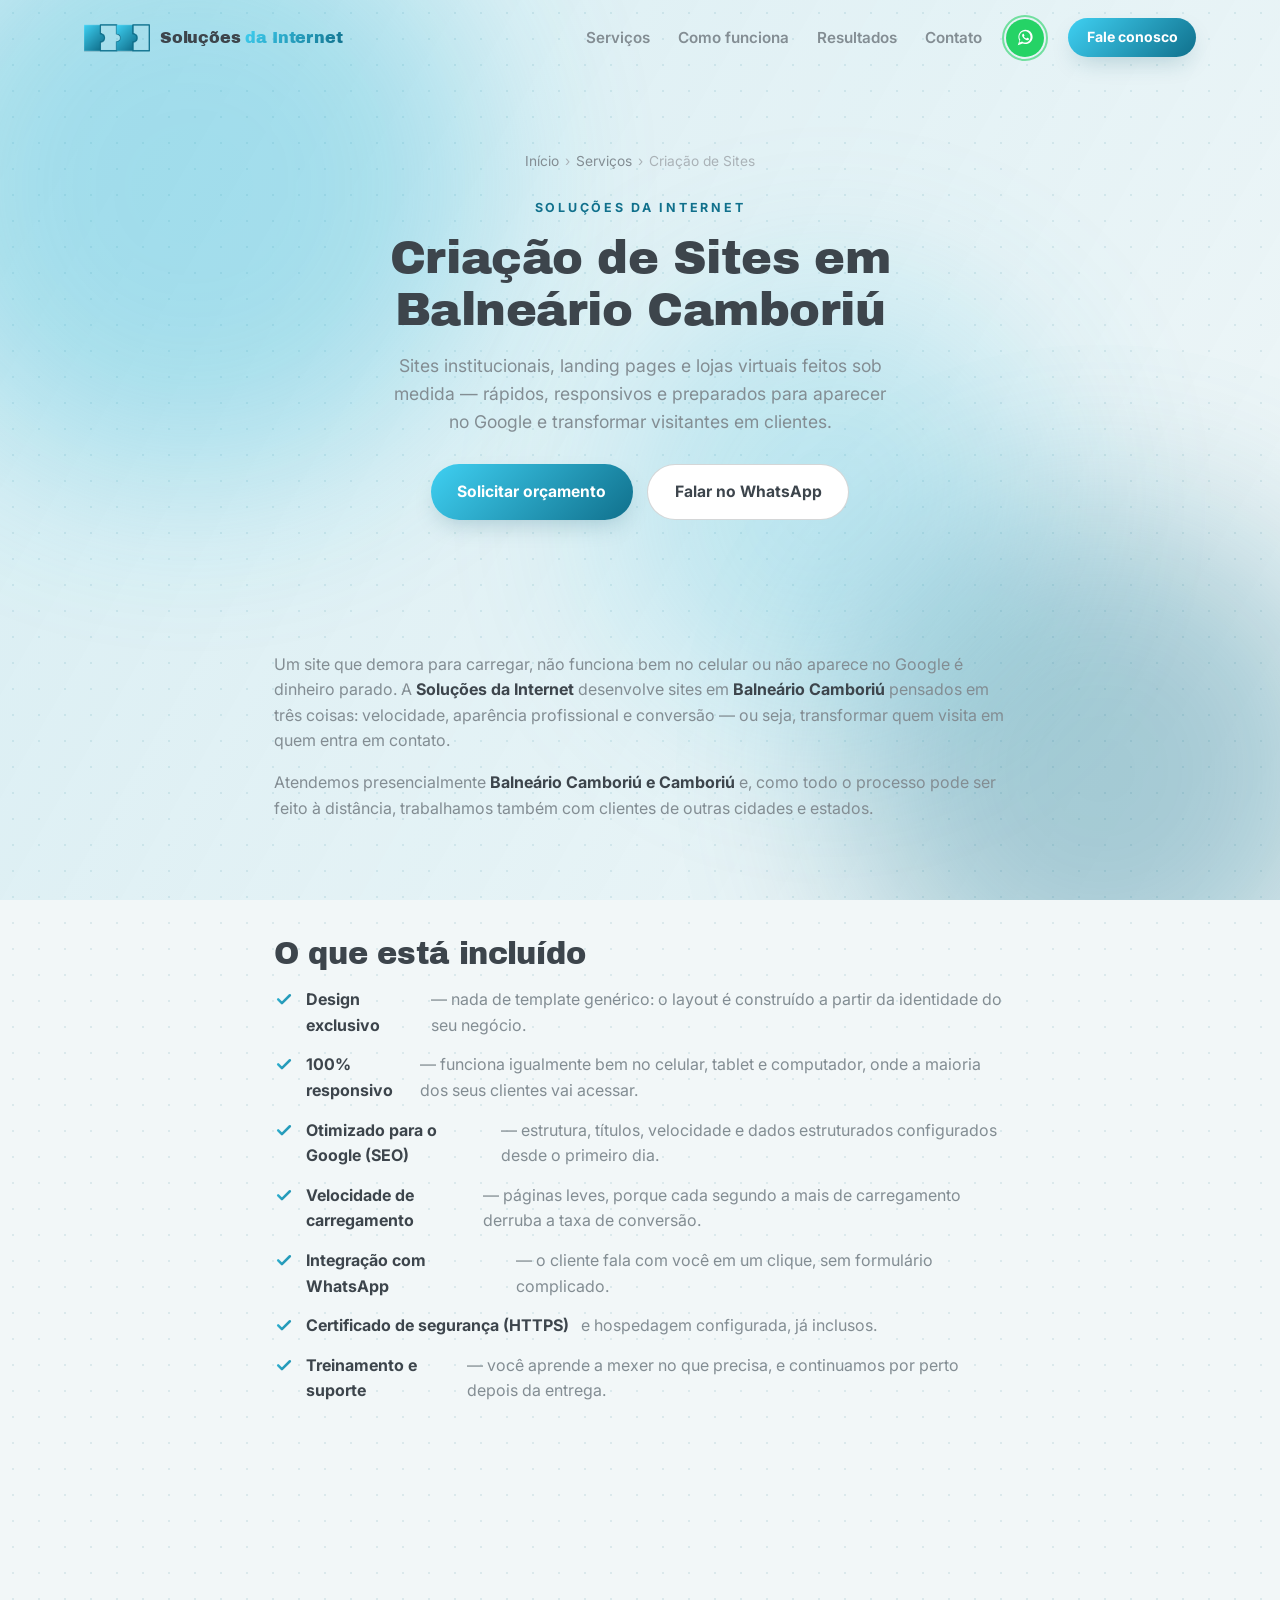
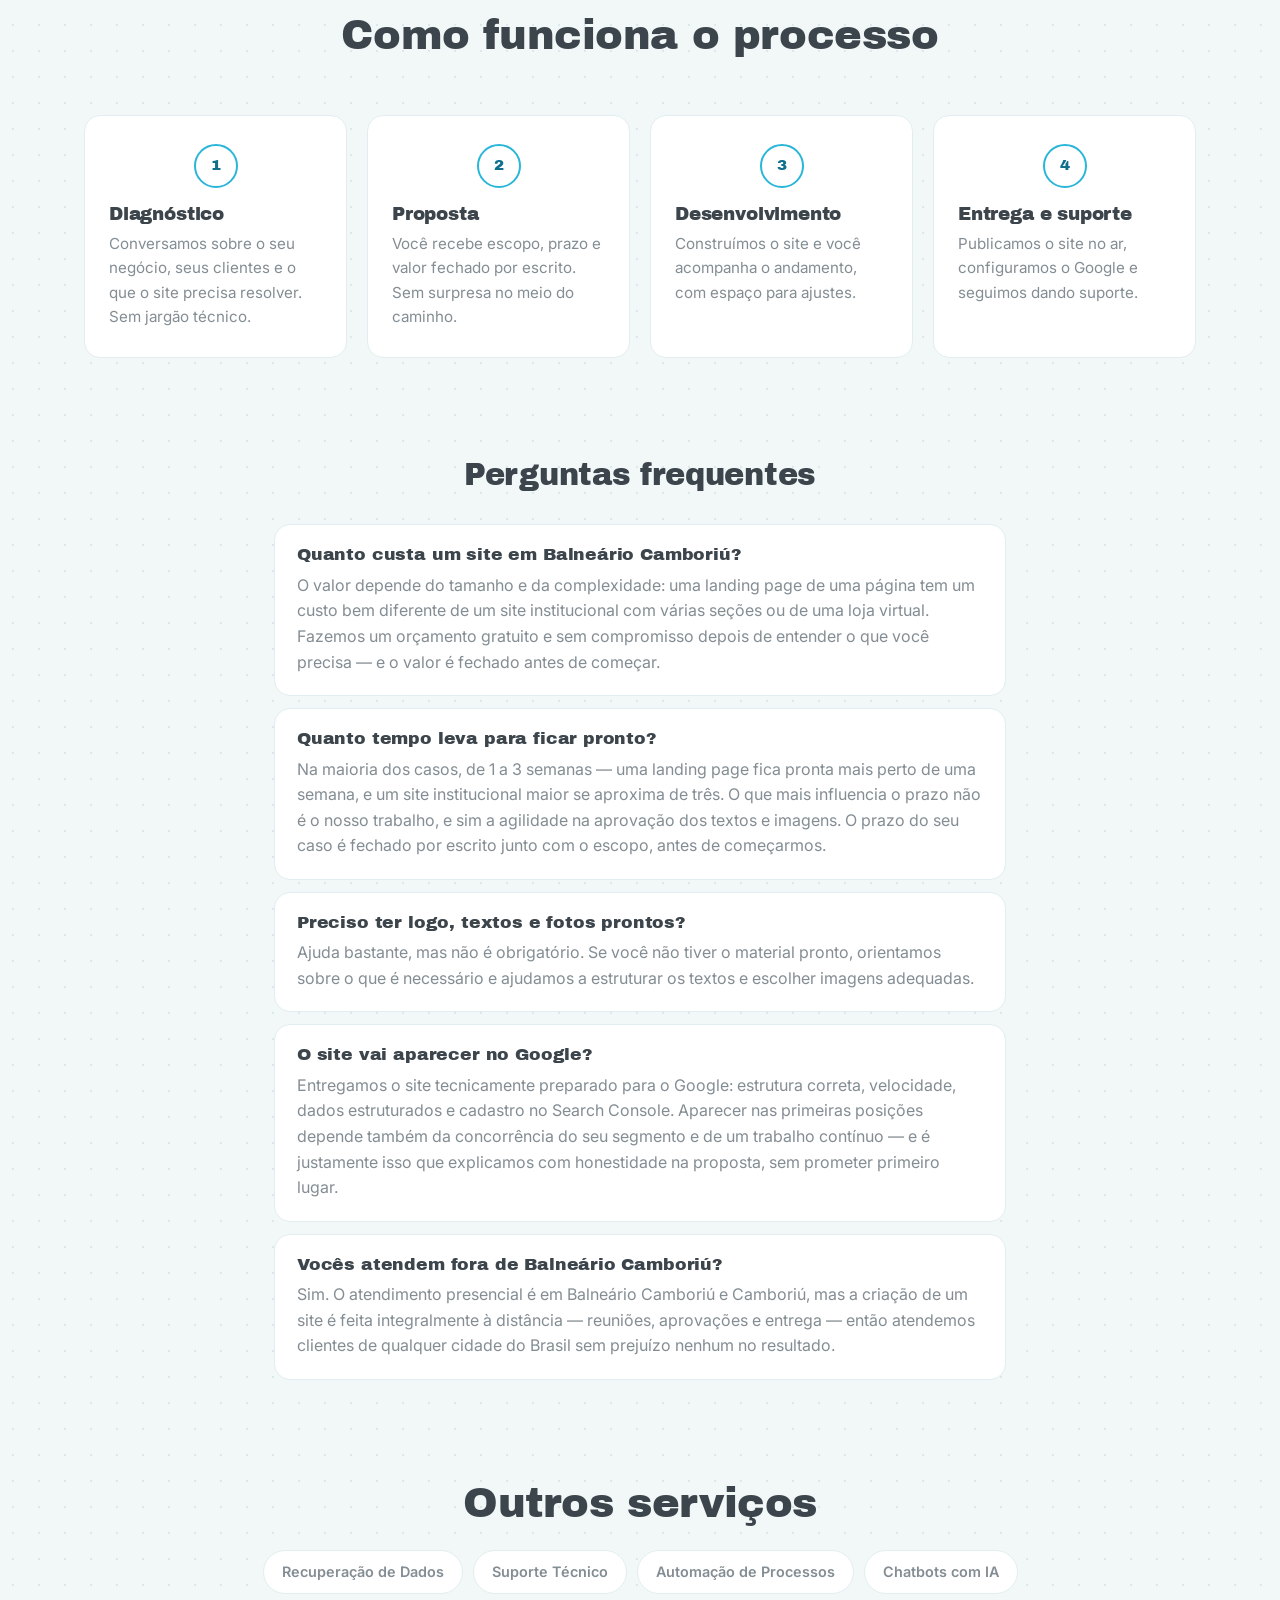
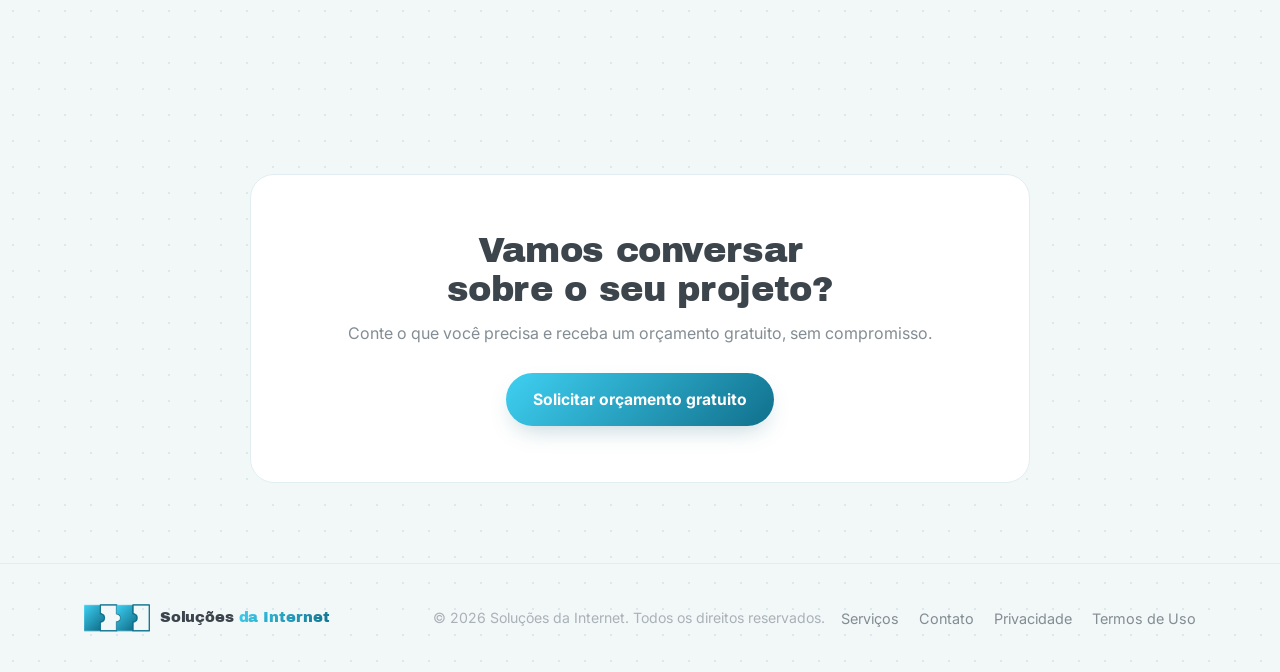
<file: criacao-de-sites-balneario-camboriu.html>
<!DOCTYPE html>
<html lang="pt-BR">
<head>
<meta charset="UTF-8">
<meta name="viewport" content="width=device-width, initial-scale=1.0">
<title>Criação de Sites em Balneário Camboriú/SC — Soluções da Internet</title>
<meta name="description" content="Criação de sites profissionais em Balneário Camboriú: sites institucionais, landing pages e lojas virtuais rápidos, responsivos e otimizados para aparecer no Google.">
<meta name="robots" content="index, follow, max-snippet:-1, max-image-preview:large">
<meta name="author" content="Soluções da Internet">
<meta name="theme-color" content="#0f1720">
<meta property="og:title" content="Criação de Sites em Balneário Camboriú/SC — Soluções da Internet">
<meta property="og:description" content="Criação de sites profissionais em Balneário Camboriú: sites institucionais, landing pages e lojas virtuais rápidos, responsivos e otimizados para aparecer no Google.">
<meta property="og:image" content="https://solucoesdainternet.com.br/assets/img/logo-icon-512.png">
<meta property="og:url" content="https://solucoesdainternet.com.br/criacao-de-sites-balneario-camboriu.html">
<meta property="og:type" content="website">
<meta property="og:locale" content="pt_BR">
<meta property="og:site_name" content="Soluções da Internet">
<meta name="twitter:card" content="summary_large_image">
<meta name="twitter:title" content="Criação de Sites em Balneário Camboriú/SC — Soluções da Internet">
<meta name="twitter:description" content="Criação de sites profissionais em Balneário Camboriú: sites institucionais, landing pages e lojas virtuais rápidos, responsivos e otimizados para aparecer no Google.">
<meta name="twitter:image" content="https://solucoesdainternet.com.br/assets/img/logo-icon-512.png">
<link rel="canonical" href="https://solucoesdainternet.com.br/criacao-de-sites-balneario-camboriu.html">
<link rel="icon" href="assets/img/logo-icon-512.png" type="image/png">
<link rel="apple-touch-icon" href="assets/img/apple-touch-icon.png">
<link rel="preconnect" href="https://fonts.googleapis.com">
<link rel="preconnect" href="https://fonts.gstatic.com" crossorigin>
<link href="https://fonts.googleapis.com/css2?family=Archivo+Black&family=Inter:wght@400;500;600;700&display=swap" rel="stylesheet">
<link rel="stylesheet" href="assets/css/style.css?v=1789057368">
<script type="application/ld+json">
{
  "@context": "https://schema.org",
  "@graph": [
    {
      "@type": "Service",
      "@id": "https://solucoesdainternet.com.br/criacao-de-sites-balneario-camboriu.html#service",
      "name": "Criação de Sites",
      "serviceType": "Criação de Sites",
      "description": "Criação de sites profissionais em Balneário Camboriú: sites institucionais, landing pages e lojas virtuais rápidos, responsivos e otimizados para aparecer no Google.",
      "url": "https://solucoesdainternet.com.br/criacao-de-sites-balneario-camboriu.html",
      "provider": {
        "@id": "https://solucoesdainternet.com.br/#business"
      },
      "areaServed": [
        {
          "@type": "City",
          "name": "Balneário Camboriú"
        },
        {
          "@type": "City",
          "name": "Camboriú"
        },
        {
          "@type": "State",
          "name": "Santa Catarina"
        }
      ],
      "availableChannel": {
        "@type": "ServiceChannel",
        "serviceUrl": "https://solucoesdainternet.com.br/criacao-de-sites-balneario-camboriu.html",
        "servicePhone": {
          "@type": "ContactPoint",
          "telephone": "+55-47-99260-7105"
        }
      }
    },
    {
      "@type": "BreadcrumbList",
      "@id": "https://solucoesdainternet.com.br/criacao-de-sites-balneario-camboriu.html#breadcrumb",
      "itemListElement": [
        {
          "@type": "ListItem",
          "position": 1,
          "name": "Início",
          "item": "https://solucoesdainternet.com.br/"
        },
        {
          "@type": "ListItem",
          "position": 2,
          "name": "Serviços",
          "item": "https://solucoesdainternet.com.br/#servicos"
        },
        {
          "@type": "ListItem",
          "position": 3,
          "name": "Criação de Sites",
          "item": "https://solucoesdainternet.com.br/criacao-de-sites-balneario-camboriu.html"
        }
      ]
    },
    {
      "@type": "FAQPage",
      "@id": "https://solucoesdainternet.com.br/criacao-de-sites-balneario-camboriu.html#faq",
      "mainEntity": [
        {
          "@type": "Question",
          "name": "Quanto custa um site em Balneário Camboriú?",
          "acceptedAnswer": {
            "@type": "Answer",
            "text": "O valor depende do tamanho e da complexidade: uma landing page de uma página tem um custo bem diferente de um site institucional com várias seções ou de uma loja virtual. Fazemos um orçamento gratuito e sem compromisso depois de entender o que você precisa — e o valor é fechado antes de começar."
          }
        },
        {
          "@type": "Question",
          "name": "Quanto tempo leva para ficar pronto?",
          "acceptedAnswer": {
            "@type": "Answer",
            "text": "Na maioria dos casos, de 1 a 3 semanas — uma landing page fica pronta mais perto de uma semana, e um site institucional maior se aproxima de três. O que mais influencia o prazo não é o nosso trabalho, e sim a agilidade na aprovação dos textos e imagens. O prazo do seu caso é fechado por escrito junto com o escopo, antes de começarmos."
          }
        },
        {
          "@type": "Question",
          "name": "Preciso ter logo, textos e fotos prontos?",
          "acceptedAnswer": {
            "@type": "Answer",
            "text": "Ajuda bastante, mas não é obrigatório. Se você não tiver o material pronto, orientamos sobre o que é necessário e ajudamos a estruturar os textos e escolher imagens adequadas."
          }
        },
        {
          "@type": "Question",
          "name": "O site vai aparecer no Google?",
          "acceptedAnswer": {
            "@type": "Answer",
            "text": "Entregamos o site tecnicamente preparado para o Google: estrutura correta, velocidade, dados estruturados e cadastro no Search Console. Aparecer nas primeiras posições depende também da concorrência do seu segmento e de um trabalho contínuo — e é justamente isso que explicamos com honestidade na proposta, sem prometer primeiro lugar."
          }
        },
        {
          "@type": "Question",
          "name": "Vocês atendem fora de Balneário Camboriú?",
          "acceptedAnswer": {
            "@type": "Answer",
            "text": "Sim. O atendimento presencial é em Balneário Camboriú e Camboriú, mas a criação de um site é feita integralmente à distância — reuniões, aprovações e entrega — então atendemos clientes de qualquer cidade do Brasil sem prejuízo nenhum no resultado."
          }
        }
      ]
    },
    {
      "@type": "WebPage",
      "@id": "https://solucoesdainternet.com.br/criacao-de-sites-balneario-camboriu.html#webpage",
      "url": "https://solucoesdainternet.com.br/criacao-de-sites-balneario-camboriu.html",
      "name": "Criação de Sites em Balneário Camboriú/SC — Soluções da Internet",
      "description": "Criação de sites profissionais em Balneário Camboriú: sites institucionais, landing pages e lojas virtuais rápidos, responsivos e otimizados para aparecer no Google.",
      "inLanguage": "pt-BR",
      "isPartOf": {
        "@id": "https://solucoesdainternet.com.br/#website"
      },
      "breadcrumb": {
        "@id": "https://solucoesdainternet.com.br/criacao-de-sites-balneario-camboriu.html#breadcrumb"
      },
      "about": {
        "@id": "https://solucoesdainternet.com.br/criacao-de-sites-balneario-camboriu.html#service"
      }
    }
  ]
}
</script>
</head>
<body>

<div class="bg-aurora" aria-hidden="true">
  <span class="aurora a1"></span>
  <span class="aurora a2"></span>
  <span class="aurora a3"></span>
</div>

<header class="site-header" id="siteHeader">
  <div class="container header-inner">
    <a href="index.html" class="brand" aria-label="Soluções da Internet">
      <span class="brand-icon-wrap">
        <img src="assets/img/logo-icon.png" alt="" class="brand-icon">
      </span>
      <span class="brand-word">Soluções <em class="accent">da Internet</em></span>
    </a>

    <nav class="main-nav" id="mainNav">
      <a href="index.html#servicos">Serviços</a>
      <a href="index.html#processo">Como funciona</a>
      <a href="index.html#numeros">Resultados</a>
      <a href="index.html#contato">Contato</a>
    </nav>

    <div class="header-actions" aria-label="Ações rápidas">
      <a href="https://wa.me/5547992607105" target="_blank" rel="noopener" class="whatsapp-float" aria-label="Falar no WhatsApp">
        <span class="whatsapp-pulse" aria-hidden="true"></span>
        <svg viewBox="0 0 32 32" fill="currentColor" aria-hidden="true"><path d="M16.02 3C9.4 3 4.02 8.37 4.02 15c0 2.23.6 4.35 1.75 6.22L3 29l7.98-2.7A11.9 11.9 0 0 0 16.02 27C22.63 27 28 21.63 28 15S22.63 3 16.02 3Zm0 21.6c-1.86 0-3.66-.5-5.23-1.44l-.37-.22-4.7 1.59 1.6-4.58-.24-.38A9.53 9.53 0 0 1 5.62 15c0-5.2 4.2-9.4 9.4-9.4S24.4 9.8 24.4 15s-4.2 9.6-9.38 9.6Zm5.15-7.2c-.28-.14-1.66-.82-1.92-.91-.26-.1-.44-.14-.63.14-.19.28-.72.91-.88 1.1-.16.19-.32.21-.6.07-.28-.14-1.17-.43-2.24-1.38-.83-.74-1.38-1.65-1.55-1.93-.16-.28-.02-.43.12-.57.13-.13.28-.33.42-.5.14-.16.19-.28.28-.47.09-.19.05-.35-.02-.5-.07-.14-.63-1.52-.87-2.08-.23-.55-.46-.48-.63-.49h-.54c-.19 0-.5.07-.76.35-.26.28-1 .98-1 2.38 0 1.4 1.02 2.76 1.16 2.95.14.19 2.01 3.07 4.87 4.3.68.29 1.21.47 1.63.6.68.22 1.3.19 1.79.11.55-.08 1.66-.68 1.89-1.33.24-.66.24-1.22.16-1.34-.07-.12-.26-.19-.54-.33Z"/></svg>
      </a>
    </div>

    <a href="index.html#contato" class="btn btn-primary btn-small nav-cta">Fale conosco</a>

    <button class="menu-toggle" id="menuToggle" aria-label="Abrir menu" aria-expanded="false">
      <span></span><span></span><span></span>
    </button>
  </div>
</header>

<main class="svc-page">

  <section class="section" style="padding-top: 20px">
    <div class="container">
      <nav class="breadcrumbs" aria-label="Você está aqui">
        <a href="index.html">Início</a><span>&rsaquo;</span><a href="index.html#servicos">Serviços</a><span>&rsaquo;</span>Criação de Sites
      </nav>
      <div class="svc-hero">
        <p class="eyebrow reveal">Soluções da Internet</p>
        <h1>Criação de Sites em Balneário Camboriú</h1>
        <p class="hero-sub reveal" style="--delay: 0.12s">Sites institucionais, landing pages e lojas virtuais feitos sob medida — rápidos, responsivos e preparados para aparecer no Google e transformar visitantes em clientes.</p>
        <div class="hero-actions reveal" style="--delay: 0.2s">
          <a href="index.html#contato" class="btn btn-primary">Solicitar orçamento</a>
          <a href="https://wa.me/5547992607105" target="_blank" rel="noopener" class="btn btn-ghost">Falar no WhatsApp</a>
        </div>
      </div>
    </div>
  </section>

  <section class="section" style="padding-top: 24px">
    <div class="container svc-body reveal">
      <p>Um site que demora para carregar, não funciona bem no celular ou não aparece no Google é dinheiro parado. A <strong>Soluções da Internet</strong> desenvolve sites em <strong>Balneário Camboriú</strong> pensados em três coisas: velocidade, aparência profissional e conversão — ou seja, transformar quem visita em quem entra em contato.</p>
      <p>Atendemos presencialmente <strong>Balneário Camboriú e Camboriú</strong> e, como todo o processo pode ser feito à distância, trabalhamos também com clientes de outras cidades e estados.</p>
    </div>
  </section>

  <section class="section" style="padding-top: 0">
    <div class="container svc-body reveal">
      <h2>O que está incluído</h2>
      <ul class="svc-list">
        <li><strong>Design exclusivo</strong> — nada de template genérico: o layout é construído a partir da identidade do seu negócio.</li>
        <li><strong>100% responsivo</strong> — funciona igualmente bem no celular, tablet e computador, onde a maioria dos seus clientes vai acessar.</li>
        <li><strong>Otimizado para o Google (SEO)</strong> — estrutura, títulos, velocidade e dados estruturados configurados desde o primeiro dia.</li>
        <li><strong>Velocidade de carregamento</strong> — páginas leves, porque cada segundo a mais de carregamento derruba a taxa de conversão.</li>
        <li><strong>Integração com WhatsApp</strong> — o cliente fala com você em um clique, sem formulário complicado.</li>
        <li><strong>Certificado de segurança (HTTPS)</strong> e hospedagem configurada, já inclusos.</li>
        <li><strong>Treinamento e suporte</strong> — você aprende a mexer no que precisa, e continuamos por perto depois da entrega.</li>
      </ul>
    </div>
  </section>

  <section class="section">
    <div class="container">
      <div class="section-head reveal">
        <h2>Como funciona o processo</h2>
      </div>
      <div class="service-grid">
        <article class="service-card reveal" style="--delay: 0.00s">
          <div class="step-num">1</div>
          <h3>Diagnóstico</h3>
          <p>Conversamos sobre o seu negócio, seus clientes e o que o site precisa resolver. Sem jargão técnico.</p>
        </article>
        <article class="service-card reveal" style="--delay: 0.04s">
          <div class="step-num">2</div>
          <h3>Proposta</h3>
          <p>Você recebe escopo, prazo e valor fechado por escrito. Sem surpresa no meio do caminho.</p>
        </article>
        <article class="service-card reveal" style="--delay: 0.08s">
          <div class="step-num">3</div>
          <h3>Desenvolvimento</h3>
          <p>Construímos o site e você acompanha o andamento, com espaço para ajustes.</p>
        </article>
        <article class="service-card reveal" style="--delay: 0.12s">
          <div class="step-num">4</div>
          <h3>Entrega e suporte</h3>
          <p>Publicamos o site no ar, configuramos o Google e seguimos dando suporte.</p>
        </article>
      </div>
    </div>
  </section>

  <section class="section" style="padding-top: 0">
    <div class="container svc-body">
      <div class="section-head reveal" style="margin-bottom: 32px">
        <h2>Perguntas frequentes</h2>
      </div>
      <div class="faq-list">
        <div class="faq-item reveal" style="--delay: 0.00s">
          <h3>Quanto custa um site em Balneário Camboriú?</h3>
          <p>O valor depende do tamanho e da complexidade: uma landing page de uma página tem um custo bem diferente de um site institucional com várias seções ou de uma loja virtual. Fazemos um orçamento gratuito e sem compromisso depois de entender o que você precisa — e o valor é fechado antes de começar.</p>
        </div>
        <div class="faq-item reveal" style="--delay: 0.04s">
          <h3>Quanto tempo leva para ficar pronto?</h3>
          <p>Na maioria dos casos, de 1 a 3 semanas — uma landing page fica pronta mais perto de uma semana, e um site institucional maior se aproxima de três. O que mais influencia o prazo não é o nosso trabalho, e sim a agilidade na aprovação dos textos e imagens. O prazo do seu caso é fechado por escrito junto com o escopo, antes de começarmos.</p>
        </div>
        <div class="faq-item reveal" style="--delay: 0.08s">
          <h3>Preciso ter logo, textos e fotos prontos?</h3>
          <p>Ajuda bastante, mas não é obrigatório. Se você não tiver o material pronto, orientamos sobre o que é necessário e ajudamos a estruturar os textos e escolher imagens adequadas.</p>
        </div>
        <div class="faq-item reveal" style="--delay: 0.12s">
          <h3>O site vai aparecer no Google?</h3>
          <p>Entregamos o site tecnicamente preparado para o Google: estrutura correta, velocidade, dados estruturados e cadastro no Search Console. Aparecer nas primeiras posições depende também da concorrência do seu segmento e de um trabalho contínuo — e é justamente isso que explicamos com honestidade na proposta, sem prometer primeiro lugar.</p>
        </div>
        <div class="faq-item reveal" style="--delay: 0.16s">
          <h3>Vocês atendem fora de Balneário Camboriú?</h3>
          <p>Sim. O atendimento presencial é em Balneário Camboriú e Camboriú, mas a criação de um site é feita integralmente à distância — reuniões, aprovações e entrega — então atendemos clientes de qualquer cidade do Brasil sem prejuízo nenhum no resultado.</p>
        </div>
      </div>
    </div>
  </section>

  <section class="section" style="padding-top: 0">
    <div class="container">
      <div class="section-head reveal" style="margin-bottom: 24px">
        <h2>Outros serviços</h2>
      </div>
      <div class="svc-related reveal">
        <a href="recuperacao-de-dados-balneario-camboriu.html">Recuperação de Dados</a>
        <a href="suporte-tecnico-balneario-camboriu.html">Suporte Técnico</a>
        <a href="automacao-de-processos-balneario-camboriu.html">Automação de Processos</a>
        <a href="chatbot-whatsapp-ia-balneario-camboriu.html">Chatbots com IA</a>
      </div>
    </div>
  </section>

  <section class="section cta-band">
    <div class="container cta-inner reveal">
      <h2>Vamos conversar sobre o seu projeto?</h2>
      <p>Conte o que você precisa e receba um orçamento gratuito, sem compromisso.</p>
      <a href="index.html#contato" class="btn btn-primary">Solicitar orçamento gratuito</a>
    </div>
  </section>

</main>

<footer class="site-footer">
  <div class="container footer-inner">
    <a href="index.html" class="brand">
      <img src="assets/img/logo-icon.png" alt="" class="brand-icon">
      <span class="brand-word">Soluções <em class="accent">da Internet</em></span>
    </a>
    <p>&copy; <span id="year"></span> Soluções da Internet. Todos os direitos reservados.</p>
    <div class="footer-links">
      <a href="index.html#servicos">Serviços</a>
      <a href="index.html#contato">Contato</a>
      <a href="privacidade.html">Privacidade</a>
      <a href="termos.html">Termos de Uso</a>
    </div>
  </div>
</footer>

<script src="assets/js/script.js?v=1789057368"></script>
</body>
</html>
</file>
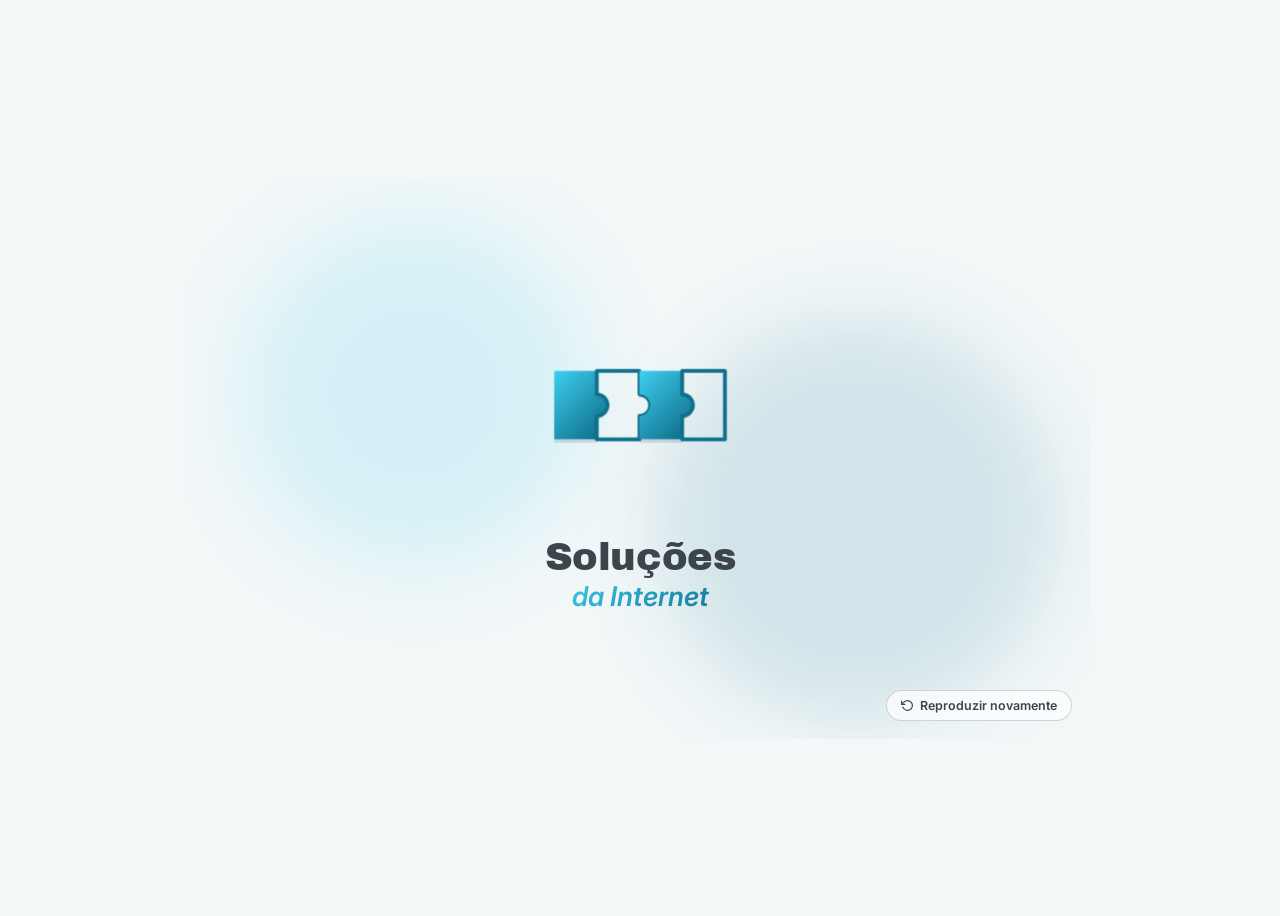
<file: intro.html>
<!DOCTYPE html>
<html lang="pt-BR">
<head>
<meta charset="UTF-8">
<meta name="viewport" content="width=device-width, initial-scale=1.0">
<title>Encaixe da Marca</title>
<meta name="robots" content="noindex, nofollow">
<style>
  :root{
    --bg:#f2f7f8;
    --surface:#ffffff;
    --ink:#3d454c;
    --ink-soft:#838d93;
    --teal:#29b6d8;
    --teal-bright:#3fd0f2;
    --teal-deep:#10708c;
    --ring:rgba(63,208,242,0.45);
    --shadow:rgba(16,45,56,0.18);
    --orb-a:rgba(63,208,242,0.16);
    --orb-b:rgba(16,112,140,0.14);
  }
  @media (prefers-color-scheme: dark){
    :root:not([data-theme="light"]){
      --bg:#0d1518;
      --surface:#121b1e;
      --ink:#e9eff1;
      --ink-soft:#8a9aa0;
      --teal:#3fd0f2;
      --teal-bright:#6fe3ff;
      --teal-deep:#157e9b;
      --ring:rgba(111,227,255,0.35);
      --shadow:rgba(0,0,0,0.45);
      --orb-a:rgba(63,208,242,0.14);
      --orb-b:rgba(21,126,155,0.18);
    }
  }
  :root[data-theme="dark"]{
    --bg:#0d1518;
    --surface:#121b1e;
    --ink:#e9eff1;
    --ink-soft:#8a9aa0;
    --teal:#3fd0f2;
    --teal-bright:#6fe3ff;
    --teal-deep:#157e9b;
    --ring:rgba(111,227,255,0.35);
    --shadow:rgba(0,0,0,0.45);
    --orb-a:rgba(63,208,242,0.14);
    --orb-b:rgba(21,126,155,0.18);
  }

  * { box-sizing:border-box; }
  body{
    background:var(--bg);
    color:var(--ink);
    font-family:'Inter',system-ui,sans-serif;
    min-height:100vh;
    display:flex;
    align-items:center;
    justify-content:center;
    overflow:hidden;
  }

  .stage{
    position:relative;
    width:100%;
    max-width:900px;
    aspect-ratio:16/10;
    display:flex;
    flex-direction:column;
    align-items:center;
    justify-content:center;
    overflow:hidden;
    border-radius:20px;
    background:var(--bg);
  }

  .orb{
    position:absolute;
    border-radius:50%;
    filter:blur(40px);
    pointer-events:none;
  }
  .orb-a{ width:38vmin; height:38vmin; background:var(--orb-a); top:8%; left:6%; animation:drift-a 14s ease-in-out infinite; }
  .orb-b{ width:44vmin; height:44vmin; background:var(--orb-b); bottom:4%; right:4%; animation:drift-b 17s ease-in-out infinite; }
  @keyframes drift-a{ 0%,100%{ transform:translate(0,0); } 50%{ transform:translate(4%,6%); } }
  @keyframes drift-b{ 0%,100%{ transform:translate(0,0); } 50%{ transform:translate(-5%,-4%); } }

  .rig{
    position:relative;
    width:min(70vmin,480px);
    height:min(30vmin,205px);
    display:flex;
    align-items:center;
    justify-content:center;
  }

  .piece{
    position:absolute;
    top:50%;
    width:19%;
    height:92%;
    filter:drop-shadow(0 8px 14px var(--shadow));
  }
  .piece svg{ width:100%; height:100%; display:block; }

  .piece-1{ left:50%; transform:translate(calc(-200% - 60vw), -50%); animation:slide-in-1 1s cubic-bezier(.22,.9,.32,1.24) 0.3s forwards; }
  .piece-2{ left:50%; transform:translate(calc(-100% - 60vw), -50%); animation:slide-in-2 1s cubic-bezier(.22,.9,.32,1.24) 1.7s forwards; }
  .piece-3{ left:50%; transform:translate(calc(0% - 60vw), -50%);    animation:slide-in-3 1s cubic-bezier(.22,.9,.32,1.24) 3.1s forwards; }
  .piece-4{ left:50%; transform:translate(calc(100% - 60vw), -50%);  animation:slide-in-4 1s cubic-bezier(.22,.9,.32,1.24) 4.5s forwards; }

  @keyframes slide-in-1{
    0%{ transform:translate(calc(-200% - 60vw), -50%) scale(1); }
    72%{ transform:translate(calc(-200% + 3px), -50%) scale(1); }
    86%{ transform:translate(-200%, -50%) scale(1.12); }
    100%{ transform:translate(-200%, -50%) scale(1); }
  }
  @keyframes slide-in-2{
    0%{ transform:translate(calc(-100% - 60vw), -50%) scale(1); }
    72%{ transform:translate(calc(-100% + 3px), -50%) scale(1); }
    86%{ transform:translate(-100%, -50%) scale(1.12); }
    100%{ transform:translate(-100%, -50%) scale(1); }
  }
  @keyframes slide-in-3{
    0%{ transform:translate(calc(0% - 60vw), -50%) scale(1); }
    72%{ transform:translate(3px, -50%) scale(1); }
    86%{ transform:translate(0%, -50%) scale(1.12); }
    100%{ transform:translate(0%, -50%) scale(1); }
  }
  @keyframes slide-in-4{
    0%{ transform:translate(calc(100% - 60vw), -50%) scale(1); }
    72%{ transform:translate(calc(100% + 3px), -50%) scale(1); }
    86%{ transform:translate(100%, -50%) scale(1.12); }
    100%{ transform:translate(100%, -50%) scale(1); }
  }

  .landing-ring{
    position:absolute;
    top:50%;
    width:8px; height:8px;
    border-radius:50%;
    border:2px solid var(--ring);
    opacity:0;
  }
  .landing-ring-1{ left:22%; animation:ring-pulse-small 0.4s ease-out 1.16s forwards; }
  .landing-ring-2{ left:40%; animation:ring-pulse-small 0.4s ease-out 2.56s forwards; }
  .landing-ring-3{ left:60%; animation:ring-pulse-small 0.4s ease-out 3.96s forwards; }
  .landing-ring-4{ left:78%; animation:ring-pulse-small 0.4s ease-out 5.36s forwards; }
  @keyframes ring-pulse-small{
    0%{ opacity:0.7; transform:translate(-50%,-50%) scale(1); }
    100%{ opacity:0; transform:translate(-50%,-50%) scale(7); }
  }

  .impact-ring{
    position:absolute;
    left:50%; top:50%;
    width:10px; height:10px;
    border-radius:50%;
    border:2px solid var(--ring);
    transform:translate(-50%,-50%) scale(1);
    opacity:0;
    animation:ring-pulse 0.6s ease-out 5.6s forwards;
  }
  @keyframes ring-pulse{
    0%{ opacity:0.9; transform:translate(-50%,-50%) scale(1); }
    100%{ opacity:0; transform:translate(-50%,-50%) scale(22); }
  }

  .rig{ animation:settle 0.32s ease-out 5.6s; }
  @keyframes settle{
    0%{ transform:scale(1); }
    40%{ transform:scale(1.06); }
    100%{ transform:scale(1); }
  }

  .brandmark{
    position:absolute;
    inset:0;
    display:flex;
    align-items:center;
    justify-content:center;
    opacity:0;
    animation:reveal-mark 0.35s ease-out 5.7s forwards;
  }
  .brandmark img{ width:100%; height:100%; object-fit:contain; }
  @keyframes reveal-mark{ to{ opacity:1; } }

  .pieces-wrap{ opacity:1; animation:hide-pieces 0.01s linear 5.7s forwards; }
  @keyframes hide-pieces{ to{ opacity:0; } }

  .wordmark{
    margin-top:28px;
    text-align:center;
  }
  .wordmark .line{
    opacity:0;
    transform:translateY(14px);
    display:block;
  }
  .wordmark .l1{
    font-family:'Archivo Black','Arial Black',sans-serif;
    font-size:clamp(1.5rem,4.4vmin,2.4rem);
    color:var(--ink);
    letter-spacing:-0.01em;
    animation:rise 0.55s cubic-bezier(.2,.8,.2,1) 5.95s forwards;
  }
  .wordmark .l2{
    font-family:'Inter',system-ui,sans-serif;
    font-style:italic;
    font-weight:600;
    font-size:clamp(1.1rem,3.2vmin,1.7rem);
    background:linear-gradient(135deg,var(--teal-bright),var(--teal-deep));
    -webkit-background-clip:text;
    background-clip:text;
    color:transparent;
    margin-top:2px;
    animation:rise 0.55s cubic-bezier(.2,.8,.2,1) 6.15s forwards;
  }
  @keyframes rise{ to{ opacity:1; transform:translateY(0); } }

  .replay{
    position:absolute;
    right:18px;
    bottom:18px;
    display:inline-flex;
    align-items:center;
    gap:6px;
    padding:8px 14px;
    border-radius:999px;
    border:1.5px solid color-mix(in srgb, var(--ink) 22%, transparent);
    background:color-mix(in srgb, var(--surface) 70%, transparent);
    color:var(--ink);
    font:600 0.78rem/1 'Inter',system-ui,sans-serif;
    cursor:pointer;
    opacity:0;
    animation:rise 0.4s ease-out 6.4s forwards;
    backdrop-filter:blur(6px);
  }
  .replay:hover{ border-color:var(--teal); color:var(--teal-deep); }
  .replay svg{ width:13px; height:13px; }

  @media (prefers-reduced-motion: reduce){
    .piece-1,.piece-2,.piece-3,.piece-4,.rig,.brandmark,.pieces-wrap,.wordmark .l1,.wordmark .l2,.impact-ring,
    .landing-ring-1,.landing-ring-2,.landing-ring-3,.landing-ring-4{ animation:none !important; }
    .piece-1,.piece-2,.piece-3,.piece-4{ opacity:0; }
    .pieces-wrap{ opacity:0; }
    .brandmark,.wordmark .l1,.wordmark .l2,.replay{ opacity:1 !important; transform:none !important; }
  }
</style>

<link rel="preconnect" href="https://fonts.googleapis.com">
<link rel="preconnect" href="https://fonts.gstatic.com" crossorigin>
<link href="https://fonts.googleapis.com/css2?family=Archivo+Black&family=Inter:ital,wght@0,400;0,600;0,700;1,600&display=swap" rel="stylesheet">
</head>
<body>

<div class="stage" id="stage">
  <div class="orb orb-a"></div>
  <div class="orb orb-b"></div>

  <div class="rig" id="rig">
    <div class="pieces-wrap" id="piecesWrap">
      <div class="piece piece-1">
        <svg viewBox="0 0 100 150">
          <defs>
            <linearGradient id="gA1" x1="0" y1="0" x2="100" y2="150" gradientUnits="userSpaceOnUse">
              <stop offset="0" stop-color="#3fd0f2"/>
              <stop offset="1" stop-color="#10708c"/>
            </linearGradient>
          </defs>
          <rect x="2" y="10" width="78" height="130" rx="14" fill="url(#gA1)"/>
          <circle cx="88" cy="75" r="18" fill="url(#gA1)"/>
        </svg>
      </div>
      <div class="piece piece-2">
        <svg viewBox="0 0 100 150">
          <path fill-rule="evenodd" stroke="var(--teal-deep)" stroke-width="4" fill="var(--surface)" d="
            M34,10 H82 A14,14 0 0 1 96,24 V126 A14,14 0 0 1 82,140 H34 A14,14 0 0 1 20,126 V24 A14,14 0 0 1 34,10 Z
            M12,75 m-18,0 a18,18 0 1,0 36,0 a18,18 0 1,0 -36,0
          "/>
        </svg>
      </div>
      <div class="piece piece-3">
        <svg viewBox="0 0 100 150">
          <defs>
            <linearGradient id="gA2" x1="0" y1="0" x2="100" y2="150" gradientUnits="userSpaceOnUse">
              <stop offset="0" stop-color="#3fd0f2"/>
              <stop offset="1" stop-color="#10708c"/>
            </linearGradient>
          </defs>
          <rect x="2" y="10" width="78" height="130" rx="14" fill="url(#gA2)"/>
          <circle cx="88" cy="75" r="18" fill="url(#gA2)"/>
        </svg>
      </div>
      <div class="piece piece-4">
        <svg viewBox="0 0 100 150">
          <path fill-rule="evenodd" stroke="var(--teal-deep)" stroke-width="4" fill="var(--surface)" d="
            M34,10 H82 A14,14 0 0 1 96,24 V126 A14,14 0 0 1 82,140 H34 A14,14 0 0 1 20,126 V24 A14,14 0 0 1 34,10 Z
            M12,75 m-18,0 a18,18 0 1,0 36,0 a18,18 0 1,0 -36,0
          "/>
        </svg>
      </div>
    </div>

    <div class="landing-ring landing-ring-1"></div>
    <div class="landing-ring landing-ring-2"></div>
    <div class="landing-ring landing-ring-3"></div>
    <div class="landing-ring landing-ring-4"></div>
    <div class="impact-ring"></div>

    <div class="brandmark">
      <img src="[data-uri]" alt="Soluções da Internet">
    </div>
  </div>

  <div class="wordmark">
    <span class="line l1">Soluções</span>
    <span class="line l2">da Internet</span>
  </div>

  <button class="replay" id="replayBtn" aria-label="Reproduzir novamente">
    <svg viewBox="0 0 24 24" fill="none" stroke="currentColor" stroke-width="2.2" stroke-linecap="round" stroke-linejoin="round"><polyline points="1 4 1 10 7 10"/><path d="M3.51 15a9 9 0 1 0 2.13-9.36L1 10"/></svg>
    Reproduzir novamente
  </button>
</div>

<script>
  function wireReplay(el){
    el.querySelector('#replayBtn').addEventListener('click', () => {
      const clone = el.cloneNode(true);
      el.replaceWith(clone);
      wireReplay(clone);
    });
  }
  wireReplay(document.getElementById('stage'));
</script>

</body>
</html>
</file>
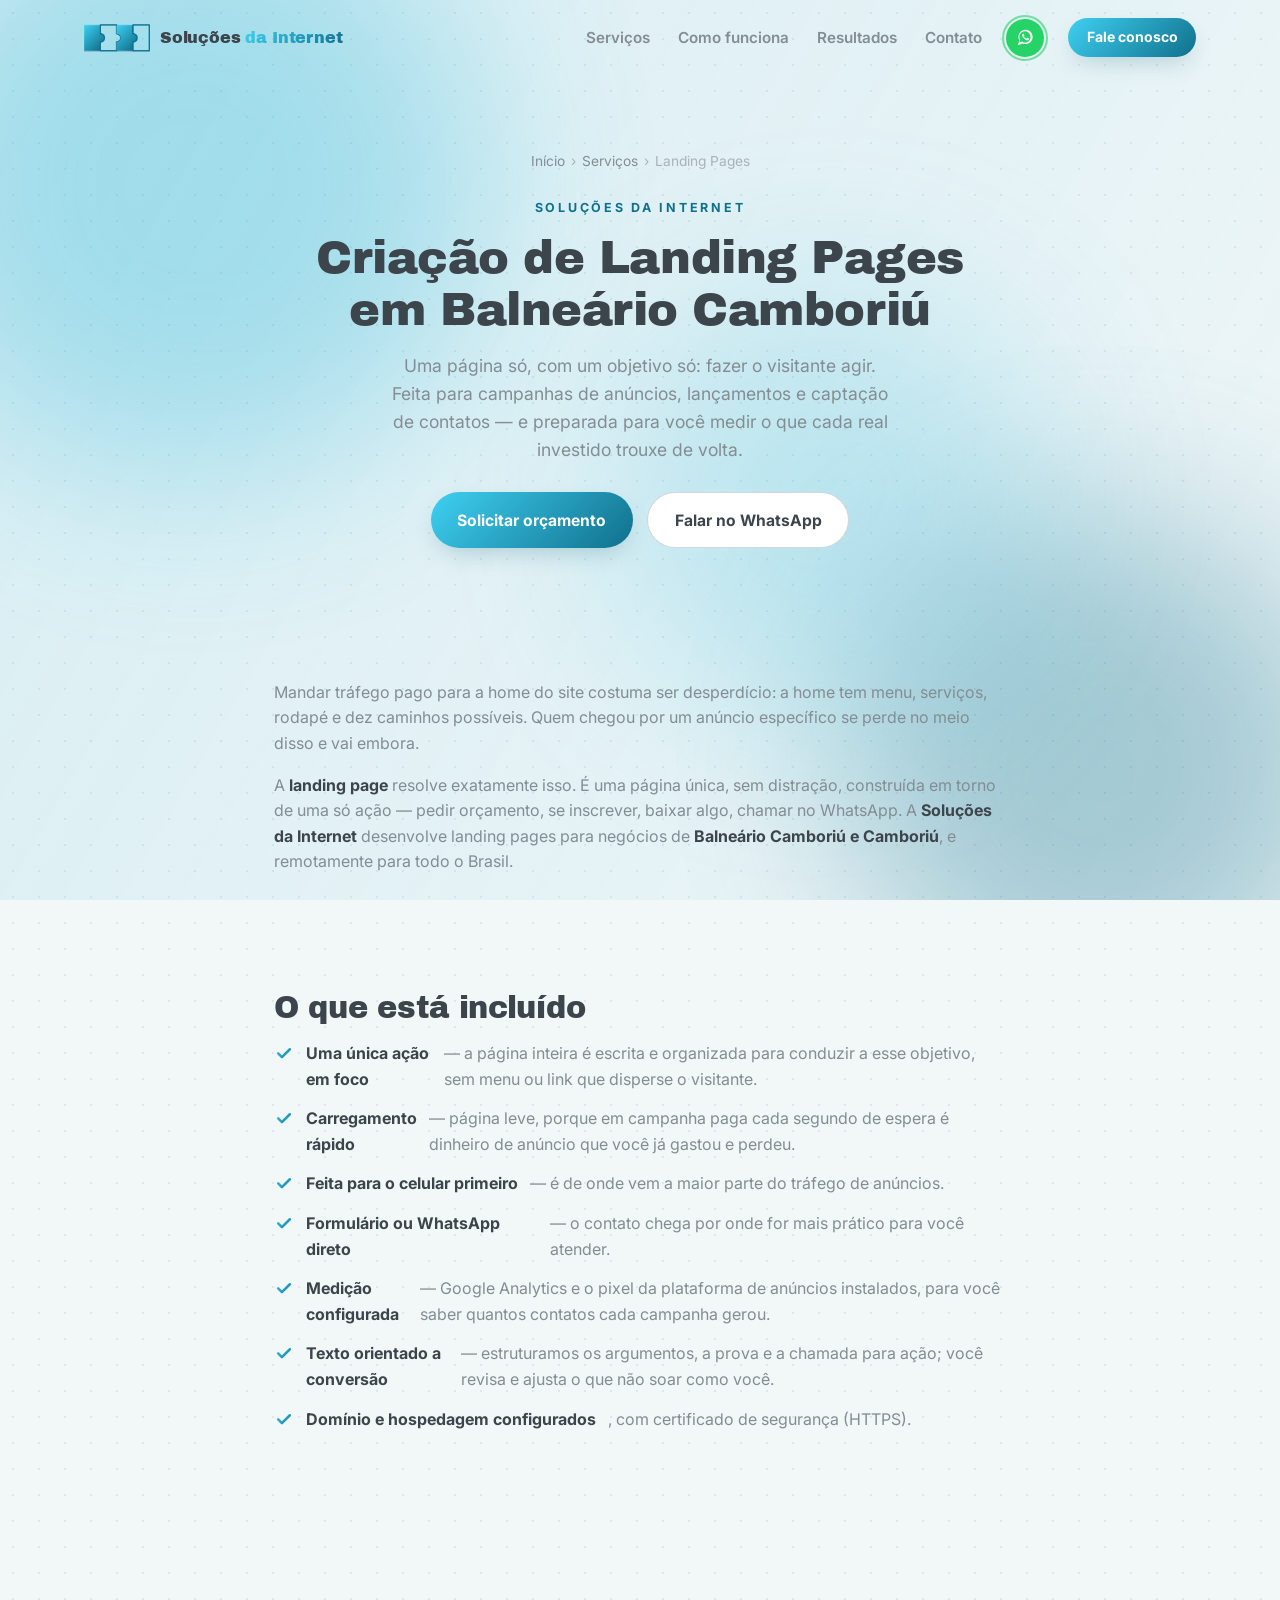
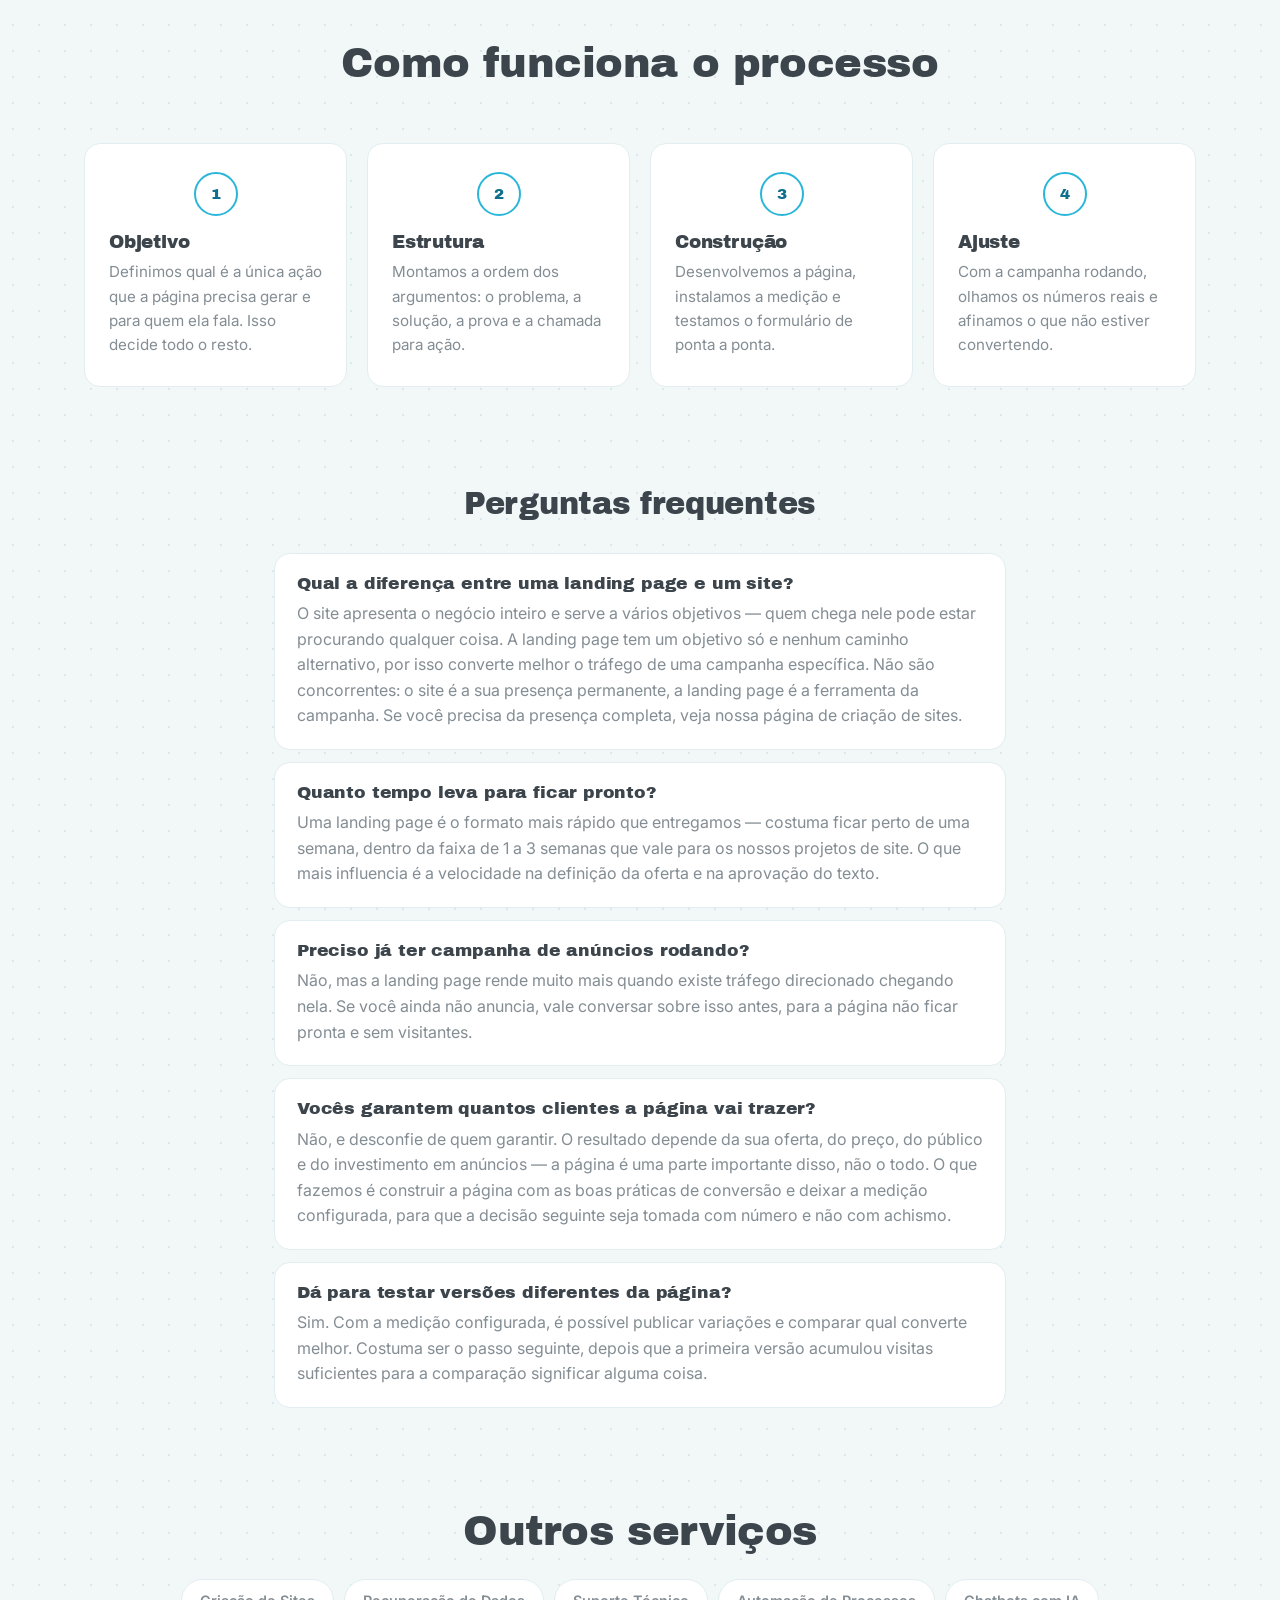
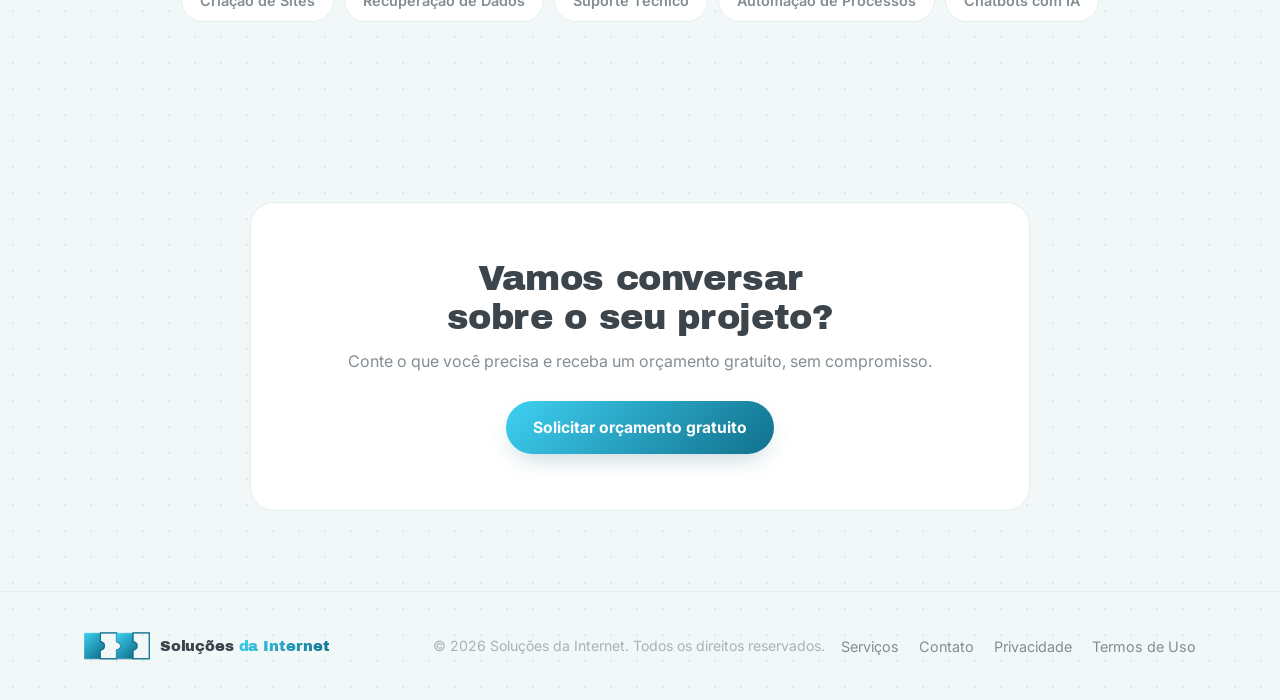
<file: landing-pages-balneario-camboriu.html>
<!DOCTYPE html>
<html lang="pt-BR">
<head>
<meta charset="UTF-8">
<meta name="viewport" content="width=device-width, initial-scale=1.0">
<title>Criação de Landing Pages em Balneário Camboriú/SC — Soluções da Internet</title>
<meta name="description" content="Criação de landing pages de alta conversão em Balneário Camboriú: páginas focadas em campanhas de anúncios, lançamentos e captação de clientes, prontas para medir resultado.">
<meta name="robots" content="index, follow, max-snippet:-1, max-image-preview:large">
<meta name="author" content="Soluções da Internet">
<meta name="theme-color" content="#0f1720">
<meta property="og:title" content="Criação de Landing Pages em Balneário Camboriú/SC — Soluções da Internet">
<meta property="og:description" content="Criação de landing pages de alta conversão em Balneário Camboriú: páginas focadas em campanhas de anúncios, lançamentos e captação de clientes, prontas para medir resultado.">
<meta property="og:image" content="https://solucoesdainternet.com.br/assets/img/logo-icon-512.png">
<meta property="og:url" content="https://solucoesdainternet.com.br/landing-pages-balneario-camboriu.html">
<meta property="og:type" content="website">
<meta property="og:locale" content="pt_BR">
<meta property="og:site_name" content="Soluções da Internet">
<meta name="twitter:card" content="summary_large_image">
<meta name="twitter:title" content="Criação de Landing Pages em Balneário Camboriú/SC — Soluções da Internet">
<meta name="twitter:description" content="Criação de landing pages de alta conversão em Balneário Camboriú: páginas focadas em campanhas de anúncios, lançamentos e captação de clientes, prontas para medir resultado.">
<meta name="twitter:image" content="https://solucoesdainternet.com.br/assets/img/logo-icon-512.png">
<link rel="canonical" href="https://solucoesdainternet.com.br/landing-pages-balneario-camboriu.html">
<link rel="icon" href="assets/img/logo-icon-512.png" type="image/png">
<link rel="apple-touch-icon" href="assets/img/apple-touch-icon.png">
<link rel="preconnect" href="https://fonts.googleapis.com">
<link rel="preconnect" href="https://fonts.gstatic.com" crossorigin>
<link href="https://fonts.googleapis.com/css2?family=Archivo+Black&family=Inter:wght@400;500;600;700&display=swap" rel="stylesheet">
<link rel="stylesheet" href="assets/css/style.css?v=1789057368">
<script type="application/ld+json">
{
  "@context": "https://schema.org",
  "@graph": [
    {
      "@type": "Service",
      "@id": "https://solucoesdainternet.com.br/landing-pages-balneario-camboriu.html#service",
      "name": "Criação de Landing Pages",
      "serviceType": "Criação de Landing Pages",
      "description": "Criação de landing pages de alta conversão em Balneário Camboriú: páginas focadas em campanhas de anúncios, lançamentos e captação de clientes, prontas para medir resultado.",
      "url": "https://solucoesdainternet.com.br/landing-pages-balneario-camboriu.html",
      "provider": {
        "@id": "https://solucoesdainternet.com.br/#business"
      },
      "areaServed": [
        {
          "@type": "City",
          "name": "Balneário Camboriú"
        },
        {
          "@type": "City",
          "name": "Camboriú"
        },
        {
          "@type": "State",
          "name": "Santa Catarina"
        }
      ],
      "availableChannel": {
        "@type": "ServiceChannel",
        "serviceUrl": "https://solucoesdainternet.com.br/landing-pages-balneario-camboriu.html",
        "servicePhone": {
          "@type": "ContactPoint",
          "telephone": "+55-47-99260-7105"
        }
      }
    },
    {
      "@type": "BreadcrumbList",
      "@id": "https://solucoesdainternet.com.br/landing-pages-balneario-camboriu.html#breadcrumb",
      "itemListElement": [
        {
          "@type": "ListItem",
          "position": 1,
          "name": "Início",
          "item": "https://solucoesdainternet.com.br/"
        },
        {
          "@type": "ListItem",
          "position": 2,
          "name": "Serviços",
          "item": "https://solucoesdainternet.com.br/#servicos"
        },
        {
          "@type": "ListItem",
          "position": 3,
          "name": "Landing Pages",
          "item": "https://solucoesdainternet.com.br/landing-pages-balneario-camboriu.html"
        }
      ]
    },
    {
      "@type": "FAQPage",
      "@id": "https://solucoesdainternet.com.br/landing-pages-balneario-camboriu.html#faq",
      "mainEntity": [
        {
          "@type": "Question",
          "name": "Qual a diferença entre uma landing page e um site?",
          "acceptedAnswer": {
            "@type": "Answer",
            "text": "O site apresenta o negócio inteiro e serve a vários objetivos — quem chega nele pode estar procurando qualquer coisa. A landing page tem um objetivo só e nenhum caminho alternativo, por isso converte melhor o tráfego de uma campanha específica. Não são concorrentes: o site é a sua presença permanente, a landing page é a ferramenta da campanha. Se você precisa da presença completa, veja nossa página de criação de sites."
          }
        },
        {
          "@type": "Question",
          "name": "Quanto tempo leva para ficar pronto?",
          "acceptedAnswer": {
            "@type": "Answer",
            "text": "Uma landing page é o formato mais rápido que entregamos — costuma ficar perto de uma semana, dentro da faixa de 1 a 3 semanas que vale para os nossos projetos de site. O que mais influencia é a velocidade na definição da oferta e na aprovação do texto."
          }
        },
        {
          "@type": "Question",
          "name": "Preciso já ter campanha de anúncios rodando?",
          "acceptedAnswer": {
            "@type": "Answer",
            "text": "Não, mas a landing page rende muito mais quando existe tráfego direcionado chegando nela. Se você ainda não anuncia, vale conversar sobre isso antes, para a página não ficar pronta e sem visitantes."
          }
        },
        {
          "@type": "Question",
          "name": "Vocês garantem quantos clientes a página vai trazer?",
          "acceptedAnswer": {
            "@type": "Answer",
            "text": "Não, e desconfie de quem garantir. O resultado depende da sua oferta, do preço, do público e do investimento em anúncios — a página é uma parte importante disso, não o todo. O que fazemos é construir a página com as boas práticas de conversão e deixar a medição configurada, para que a decisão seguinte seja tomada com número e não com achismo."
          }
        },
        {
          "@type": "Question",
          "name": "Dá para testar versões diferentes da página?",
          "acceptedAnswer": {
            "@type": "Answer",
            "text": "Sim. Com a medição configurada, é possível publicar variações e comparar qual converte melhor. Costuma ser o passo seguinte, depois que a primeira versão acumulou visitas suficientes para a comparação significar alguma coisa."
          }
        }
      ]
    },
    {
      "@type": "WebPage",
      "@id": "https://solucoesdainternet.com.br/landing-pages-balneario-camboriu.html#webpage",
      "url": "https://solucoesdainternet.com.br/landing-pages-balneario-camboriu.html",
      "name": "Criação de Landing Pages em Balneário Camboriú/SC — Soluções da Internet",
      "description": "Criação de landing pages de alta conversão em Balneário Camboriú: páginas focadas em campanhas de anúncios, lançamentos e captação de clientes, prontas para medir resultado.",
      "inLanguage": "pt-BR",
      "isPartOf": {
        "@id": "https://solucoesdainternet.com.br/#website"
      },
      "breadcrumb": {
        "@id": "https://solucoesdainternet.com.br/landing-pages-balneario-camboriu.html#breadcrumb"
      },
      "about": {
        "@id": "https://solucoesdainternet.com.br/landing-pages-balneario-camboriu.html#service"
      }
    }
  ]
}
</script>
</head>
<body>

<div class="bg-aurora" aria-hidden="true">
  <span class="aurora a1"></span>
  <span class="aurora a2"></span>
  <span class="aurora a3"></span>
</div>

<header class="site-header" id="siteHeader">
  <div class="container header-inner">
    <a href="index.html" class="brand" aria-label="Soluções da Internet">
      <span class="brand-icon-wrap">
        <img src="assets/img/logo-icon.png" alt="" class="brand-icon">
      </span>
      <span class="brand-word">Soluções <em class="accent">da Internet</em></span>
    </a>

    <nav class="main-nav" id="mainNav">
      <a href="index.html#servicos">Serviços</a>
      <a href="index.html#processo">Como funciona</a>
      <a href="index.html#numeros">Resultados</a>
      <a href="index.html#contato">Contato</a>
    </nav>

    <div class="header-actions" aria-label="Ações rápidas">
      <a href="https://wa.me/5547992607105" target="_blank" rel="noopener" class="whatsapp-float" aria-label="Falar no WhatsApp">
        <span class="whatsapp-pulse" aria-hidden="true"></span>
        <svg viewBox="0 0 32 32" fill="currentColor" aria-hidden="true"><path d="M16.02 3C9.4 3 4.02 8.37 4.02 15c0 2.23.6 4.35 1.75 6.22L3 29l7.98-2.7A11.9 11.9 0 0 0 16.02 27C22.63 27 28 21.63 28 15S22.63 3 16.02 3Zm0 21.6c-1.86 0-3.66-.5-5.23-1.44l-.37-.22-4.7 1.59 1.6-4.58-.24-.38A9.53 9.53 0 0 1 5.62 15c0-5.2 4.2-9.4 9.4-9.4S24.4 9.8 24.4 15s-4.2 9.6-9.38 9.6Zm5.15-7.2c-.28-.14-1.66-.82-1.92-.91-.26-.1-.44-.14-.63.14-.19.28-.72.91-.88 1.1-.16.19-.32.21-.6.07-.28-.14-1.17-.43-2.24-1.38-.83-.74-1.38-1.65-1.55-1.93-.16-.28-.02-.43.12-.57.13-.13.28-.33.42-.5.14-.16.19-.28.28-.47.09-.19.05-.35-.02-.5-.07-.14-.63-1.52-.87-2.08-.23-.55-.46-.48-.63-.49h-.54c-.19 0-.5.07-.76.35-.26.28-1 .98-1 2.38 0 1.4 1.02 2.76 1.16 2.95.14.19 2.01 3.07 4.87 4.3.68.29 1.21.47 1.63.6.68.22 1.3.19 1.79.11.55-.08 1.66-.68 1.89-1.33.24-.66.24-1.22.16-1.34-.07-.12-.26-.19-.54-.33Z"/></svg>
      </a>
    </div>

    <a href="index.html#contato" class="btn btn-primary btn-small nav-cta">Fale conosco</a>

    <button class="menu-toggle" id="menuToggle" aria-label="Abrir menu" aria-expanded="false">
      <span></span><span></span><span></span>
    </button>
  </div>
</header>

<main class="svc-page">

  <section class="section" style="padding-top: 20px">
    <div class="container">
      <nav class="breadcrumbs" aria-label="Você está aqui">
        <a href="index.html">Início</a><span>&rsaquo;</span><a href="index.html#servicos">Serviços</a><span>&rsaquo;</span>Landing Pages
      </nav>
      <div class="svc-hero">
        <p class="eyebrow reveal">Soluções da Internet</p>
        <h1>Criação de Landing Pages em Balneário Camboriú</h1>
        <p class="hero-sub reveal" style="--delay: 0.12s">Uma página só, com um objetivo só: fazer o visitante agir. Feita para campanhas de anúncios, lançamentos e captação de contatos — e preparada para você medir o que cada real investido trouxe de volta.</p>
        <div class="hero-actions reveal" style="--delay: 0.2s">
          <a href="index.html#contato" class="btn btn-primary">Solicitar orçamento</a>
          <a href="https://wa.me/5547992607105" target="_blank" rel="noopener" class="btn btn-ghost">Falar no WhatsApp</a>
        </div>
      </div>
    </div>
  </section>

  <section class="section" style="padding-top: 24px">
    <div class="container svc-body reveal">
      <p>Mandar tráfego pago para a home do site costuma ser desperdício: a home tem menu, serviços, rodapé e dez caminhos possíveis. Quem chegou por um anúncio específico se perde no meio disso e vai embora.</p>
      <p>A <strong>landing page</strong> resolve exatamente isso. É uma página única, sem distração, construída em torno de uma só ação — pedir orçamento, se inscrever, baixar algo, chamar no WhatsApp. A <strong>Soluções da Internet</strong> desenvolve landing pages para negócios de <strong>Balneário Camboriú e Camboriú</strong>, e remotamente para todo o Brasil.</p>
    </div>
  </section>

  <section class="section" style="padding-top: 0">
    <div class="container svc-body reveal">
      <h2>O que está incluído</h2>
      <ul class="svc-list">
        <li><strong>Uma única ação em foco</strong> — a página inteira é escrita e organizada para conduzir a esse objetivo, sem menu ou link que disperse o visitante.</li>
        <li><strong>Carregamento rápido</strong> — página leve, porque em campanha paga cada segundo de espera é dinheiro de anúncio que você já gastou e perdeu.</li>
        <li><strong>Feita para o celular primeiro</strong> — é de onde vem a maior parte do tráfego de anúncios.</li>
        <li><strong>Formulário ou WhatsApp direto</strong> — o contato chega por onde for mais prático para você atender.</li>
        <li><strong>Medição configurada</strong> — Google Analytics e o pixel da plataforma de anúncios instalados, para você saber quantos contatos cada campanha gerou.</li>
        <li><strong>Texto orientado a conversão</strong> — estruturamos os argumentos, a prova e a chamada para ação; você revisa e ajusta o que não soar como você.</li>
        <li><strong>Domínio e hospedagem configurados</strong>, com certificado de segurança (HTTPS).</li>
      </ul>
    </div>
  </section>

  <section class="section">
    <div class="container">
      <div class="section-head reveal">
        <h2>Como funciona o processo</h2>
      </div>
      <div class="service-grid">
        <article class="service-card reveal" style="--delay: 0.00s">
          <div class="step-num">1</div>
          <h3>Objetivo</h3>
          <p>Definimos qual é a única ação que a página precisa gerar e para quem ela fala. Isso decide todo o resto.</p>
        </article>
        <article class="service-card reveal" style="--delay: 0.04s">
          <div class="step-num">2</div>
          <h3>Estrutura</h3>
          <p>Montamos a ordem dos argumentos: o problema, a solução, a prova e a chamada para ação.</p>
        </article>
        <article class="service-card reveal" style="--delay: 0.08s">
          <div class="step-num">3</div>
          <h3>Construção</h3>
          <p>Desenvolvemos a página, instalamos a medição e testamos o formulário de ponta a ponta.</p>
        </article>
        <article class="service-card reveal" style="--delay: 0.12s">
          <div class="step-num">4</div>
          <h3>Ajuste</h3>
          <p>Com a campanha rodando, olhamos os números reais e afinamos o que não estiver convertendo.</p>
        </article>
      </div>
    </div>
  </section>

  <section class="section" style="padding-top: 0">
    <div class="container svc-body">
      <div class="section-head reveal" style="margin-bottom: 32px">
        <h2>Perguntas frequentes</h2>
      </div>
      <div class="faq-list">
        <div class="faq-item reveal" style="--delay: 0.00s">
          <h3>Qual a diferença entre uma landing page e um site?</h3>
          <p>O site apresenta o negócio inteiro e serve a vários objetivos — quem chega nele pode estar procurando qualquer coisa. A landing page tem um objetivo só e nenhum caminho alternativo, por isso converte melhor o tráfego de uma campanha específica. Não são concorrentes: o site é a sua presença permanente, a landing page é a ferramenta da campanha. Se você precisa da presença completa, veja nossa página de criação de sites.</p>
        </div>
        <div class="faq-item reveal" style="--delay: 0.04s">
          <h3>Quanto tempo leva para ficar pronto?</h3>
          <p>Uma landing page é o formato mais rápido que entregamos — costuma ficar perto de uma semana, dentro da faixa de 1 a 3 semanas que vale para os nossos projetos de site. O que mais influencia é a velocidade na definição da oferta e na aprovação do texto.</p>
        </div>
        <div class="faq-item reveal" style="--delay: 0.08s">
          <h3>Preciso já ter campanha de anúncios rodando?</h3>
          <p>Não, mas a landing page rende muito mais quando existe tráfego direcionado chegando nela. Se você ainda não anuncia, vale conversar sobre isso antes, para a página não ficar pronta e sem visitantes.</p>
        </div>
        <div class="faq-item reveal" style="--delay: 0.12s">
          <h3>Vocês garantem quantos clientes a página vai trazer?</h3>
          <p>Não, e desconfie de quem garantir. O resultado depende da sua oferta, do preço, do público e do investimento em anúncios — a página é uma parte importante disso, não o todo. O que fazemos é construir a página com as boas práticas de conversão e deixar a medição configurada, para que a decisão seguinte seja tomada com número e não com achismo.</p>
        </div>
        <div class="faq-item reveal" style="--delay: 0.16s">
          <h3>Dá para testar versões diferentes da página?</h3>
          <p>Sim. Com a medição configurada, é possível publicar variações e comparar qual converte melhor. Costuma ser o passo seguinte, depois que a primeira versão acumulou visitas suficientes para a comparação significar alguma coisa.</p>
        </div>
      </div>
    </div>
  </section>

  <section class="section" style="padding-top: 0">
    <div class="container">
      <div class="section-head reveal" style="margin-bottom: 24px">
        <h2>Outros serviços</h2>
      </div>
      <div class="svc-related reveal">
        <a href="criacao-de-sites-balneario-camboriu.html">Criação de Sites</a>
        <a href="recuperacao-de-dados-balneario-camboriu.html">Recuperação de Dados</a>
        <a href="suporte-tecnico-balneario-camboriu.html">Suporte Técnico</a>
        <a href="automacao-de-processos-balneario-camboriu.html">Automação de Processos</a>
        <a href="chatbot-whatsapp-ia-balneario-camboriu.html">Chatbots com IA</a>
      </div>
    </div>
  </section>

  <section class="section cta-band">
    <div class="container cta-inner reveal">
      <h2>Vamos conversar sobre o seu projeto?</h2>
      <p>Conte o que você precisa e receba um orçamento gratuito, sem compromisso.</p>
      <a href="index.html#contato" class="btn btn-primary">Solicitar orçamento gratuito</a>
    </div>
  </section>

</main>

<footer class="site-footer">
  <div class="container footer-inner">
    <a href="index.html" class="brand">
      <img src="assets/img/logo-icon.png" alt="" class="brand-icon">
      <span class="brand-word">Soluções <em class="accent">da Internet</em></span>
    </a>
    <p>&copy; <span id="year"></span> Soluções da Internet. Todos os direitos reservados.</p>
    <div class="footer-links">
      <a href="index.html#servicos">Serviços</a>
      <a href="index.html#contato">Contato</a>
      <a href="privacidade.html">Privacidade</a>
      <a href="termos.html">Termos de Uso</a>
    </div>
  </div>
</footer>

<script src="assets/js/script.js?v=1789057368"></script>
</body>
</html>
</file>
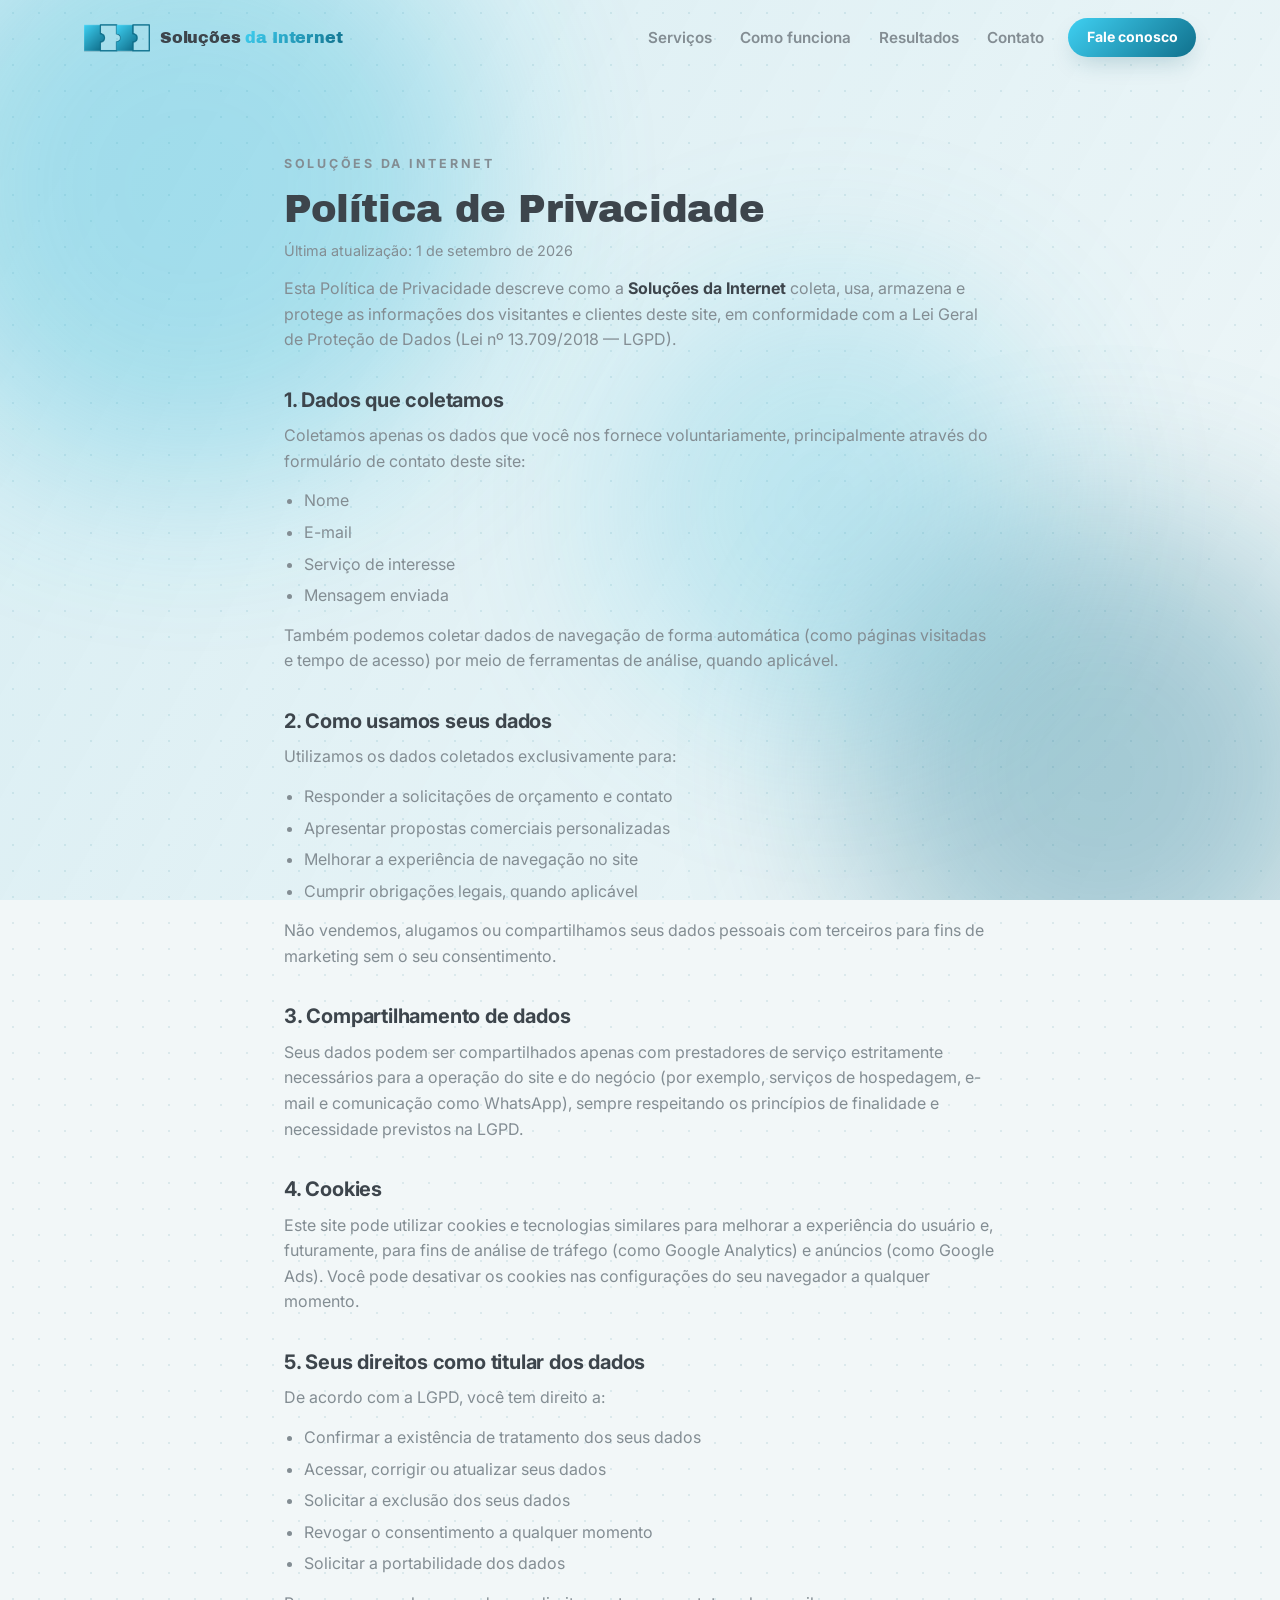
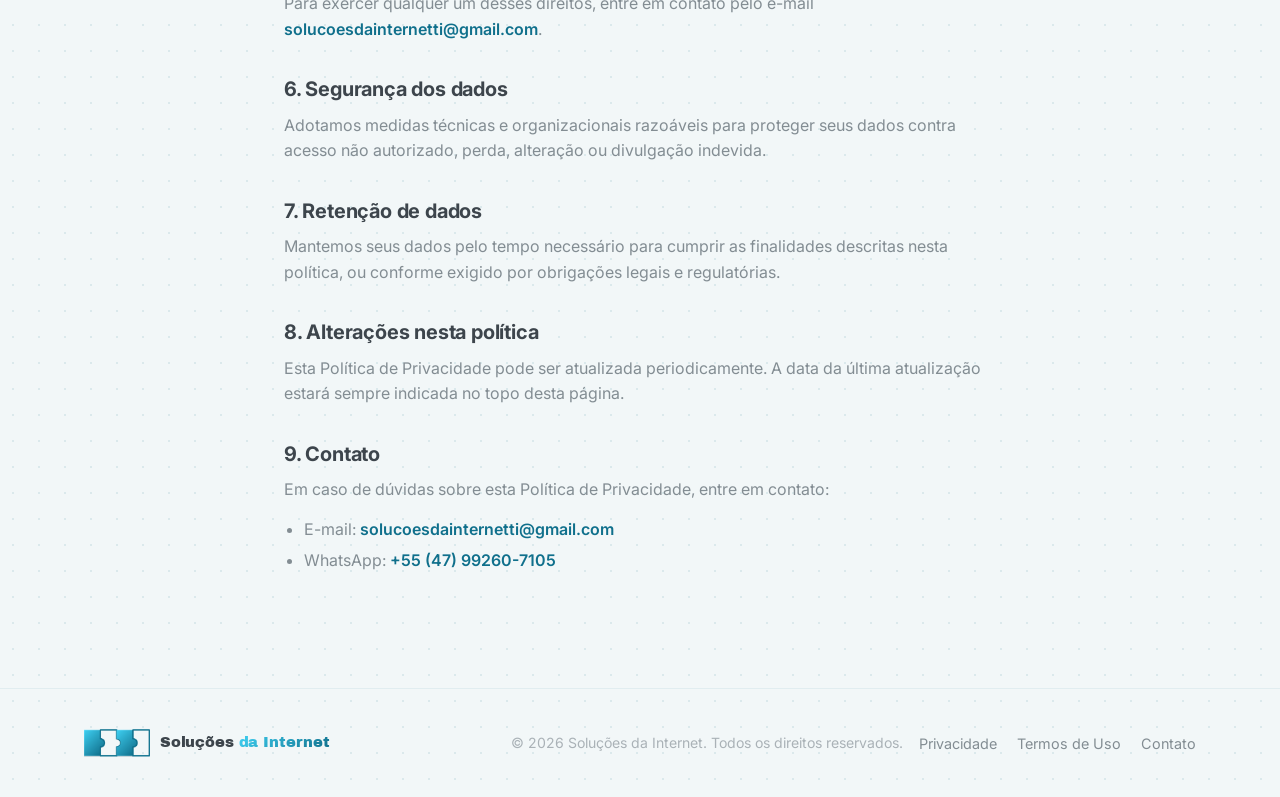
<file: privacidade.html>
<!DOCTYPE html>
<html lang="pt-BR">
<head>
<meta charset="UTF-8">
<meta name="viewport" content="width=device-width, initial-scale=1.0">
<title>Política de Privacidade — Soluções da Internet</title>
<meta name="description" content="Política de Privacidade da Soluções da Internet: como coletamos, usamos e protegemos seus dados.">
<meta property="og:title" content="Política de Privacidade — Soluções da Internet">
<meta property="og:description" content="Política de Privacidade da Soluções da Internet: como coletamos, usamos e protegemos seus dados.">
<meta property="og:image" content="https://solucoesdainternet.com.br/assets/img/logo-icon-512.png">
<meta property="og:url" content="https://solucoesdainternet.com.br/privacidade.html">
<meta property="og:type" content="website">
<link rel="canonical" href="https://solucoesdainternet.com.br/privacidade.html">
<link rel="icon" href="assets/img/logo-icon-512.png" type="image/png">
<link rel="apple-touch-icon" href="assets/img/apple-touch-icon.png">
<link rel="preconnect" href="https://fonts.googleapis.com">
<link rel="preconnect" href="https://fonts.gstatic.com" crossorigin>
<link href="https://fonts.googleapis.com/css2?family=Archivo+Black&family=Inter:wght@400;500;600;700&display=swap" rel="stylesheet">
<link rel="stylesheet" href="assets/css/style.css?v=1788274978">
</head>
<body>

<div class="bg-aurora" aria-hidden="true">
  <span class="aurora a1"></span>
  <span class="aurora a2"></span>
  <span class="aurora a3"></span>
</div>

<header class="site-header" id="siteHeader">
  <div class="container header-inner">
    <a href="index.html" class="brand" aria-label="Soluções da Internet">
      <img src="assets/img/logo-icon.png" alt="" class="brand-icon">
      <span class="brand-word">Soluções <em class="accent">da Internet</em></span>
    </a>
    <nav class="main-nav" id="mainNav">
      <a href="index.html#servicos">Serviços</a>
      <a href="index.html#processo">Como funciona</a>
      <a href="index.html#numeros">Resultados</a>
      <a href="index.html#contato">Contato</a>
    </nav>
    <a href="index.html#contato" class="btn btn-primary btn-small nav-cta">Fale conosco</a>
    <button class="menu-toggle" id="menuToggle" aria-label="Abrir menu" aria-expanded="false">
      <span></span><span></span><span></span>
    </button>
  </div>
</header>

<main class="legal-page">
  <div class="container legal-container">
    <p class="eyebrow">Soluções da Internet</p>
    <h1>Política de Privacidade</h1>
    <p class="legal-updated">Última atualização: 1 de setembro de 2026</p>

    <p>Esta Política de Privacidade descreve como a <strong>Soluções da Internet</strong> coleta, usa, armazena e protege as informações dos visitantes e clientes deste site, em conformidade com a Lei Geral de Proteção de Dados (Lei nº 13.709/2018 — LGPD).</p>

    <h2>1. Dados que coletamos</h2>
    <p>Coletamos apenas os dados que você nos fornece voluntariamente, principalmente através do formulário de contato deste site:</p>
    <ul>
      <li>Nome</li>
      <li>E-mail</li>
      <li>Serviço de interesse</li>
      <li>Mensagem enviada</li>
    </ul>
    <p>Também podemos coletar dados de navegação de forma automática (como páginas visitadas e tempo de acesso) por meio de ferramentas de análise, quando aplicável.</p>

    <h2>2. Como usamos seus dados</h2>
    <p>Utilizamos os dados coletados exclusivamente para:</p>
    <ul>
      <li>Responder a solicitações de orçamento e contato</li>
      <li>Apresentar propostas comerciais personalizadas</li>
      <li>Melhorar a experiência de navegação no site</li>
      <li>Cumprir obrigações legais, quando aplicável</li>
    </ul>
    <p>Não vendemos, alugamos ou compartilhamos seus dados pessoais com terceiros para fins de marketing sem o seu consentimento.</p>

    <h2>3. Compartilhamento de dados</h2>
    <p>Seus dados podem ser compartilhados apenas com prestadores de serviço estritamente necessários para a operação do site e do negócio (por exemplo, serviços de hospedagem, e-mail e comunicação como WhatsApp), sempre respeitando os princípios de finalidade e necessidade previstos na LGPD.</p>

    <h2>4. Cookies</h2>
    <p>Este site pode utilizar cookies e tecnologias similares para melhorar a experiência do usuário e, futuramente, para fins de análise de tráfego (como Google Analytics) e anúncios (como Google Ads). Você pode desativar os cookies nas configurações do seu navegador a qualquer momento.</p>

    <h2>5. Seus direitos como titular dos dados</h2>
    <p>De acordo com a LGPD, você tem direito a:</p>
    <ul>
      <li>Confirmar a existência de tratamento dos seus dados</li>
      <li>Acessar, corrigir ou atualizar seus dados</li>
      <li>Solicitar a exclusão dos seus dados</li>
      <li>Revogar o consentimento a qualquer momento</li>
      <li>Solicitar a portabilidade dos dados</li>
    </ul>
    <p>Para exercer qualquer um desses direitos, entre em contato pelo e-mail <a href="mailto:solucoesdainternetti@gmail.com">solucoesdainternetti@gmail.com</a>.</p>

    <h2>6. Segurança dos dados</h2>
    <p>Adotamos medidas técnicas e organizacionais razoáveis para proteger seus dados contra acesso não autorizado, perda, alteração ou divulgação indevida.</p>

    <h2>7. Retenção de dados</h2>
    <p>Mantemos seus dados pelo tempo necessário para cumprir as finalidades descritas nesta política, ou conforme exigido por obrigações legais e regulatórias.</p>

    <h2>8. Alterações nesta política</h2>
    <p>Esta Política de Privacidade pode ser atualizada periodicamente. A data da última atualização estará sempre indicada no topo desta página.</p>

    <h2>9. Contato</h2>
    <p>Em caso de dúvidas sobre esta Política de Privacidade, entre em contato:</p>
    <ul>
      <li>E-mail: <a href="mailto:solucoesdainternetti@gmail.com">solucoesdainternetti@gmail.com</a></li>
      <li>WhatsApp: <a href="https://wa.me/5547992607105" target="_blank" rel="noopener">+55 (47) 99260-7105</a></li>
    </ul>
  </div>
</main>

<footer class="site-footer">
  <div class="container footer-inner">
    <a href="index.html" class="brand">
      <img src="assets/img/logo-icon.png" alt="" class="brand-icon">
      <span class="brand-word">Soluções <em class="accent">da Internet</em></span>
    </a>
    <p>© <span id="year"></span> Soluções da Internet. Todos os direitos reservados.</p>
    <div class="footer-links">
      <a href="privacidade.html">Privacidade</a>
      <a href="termos.html">Termos de Uso</a>
      <a href="index.html#contato">Contato</a>
    </div>
  </div>
</footer>

<script src="assets/js/script.js?v=1788274978"></script>
</body>
</html>
</file>
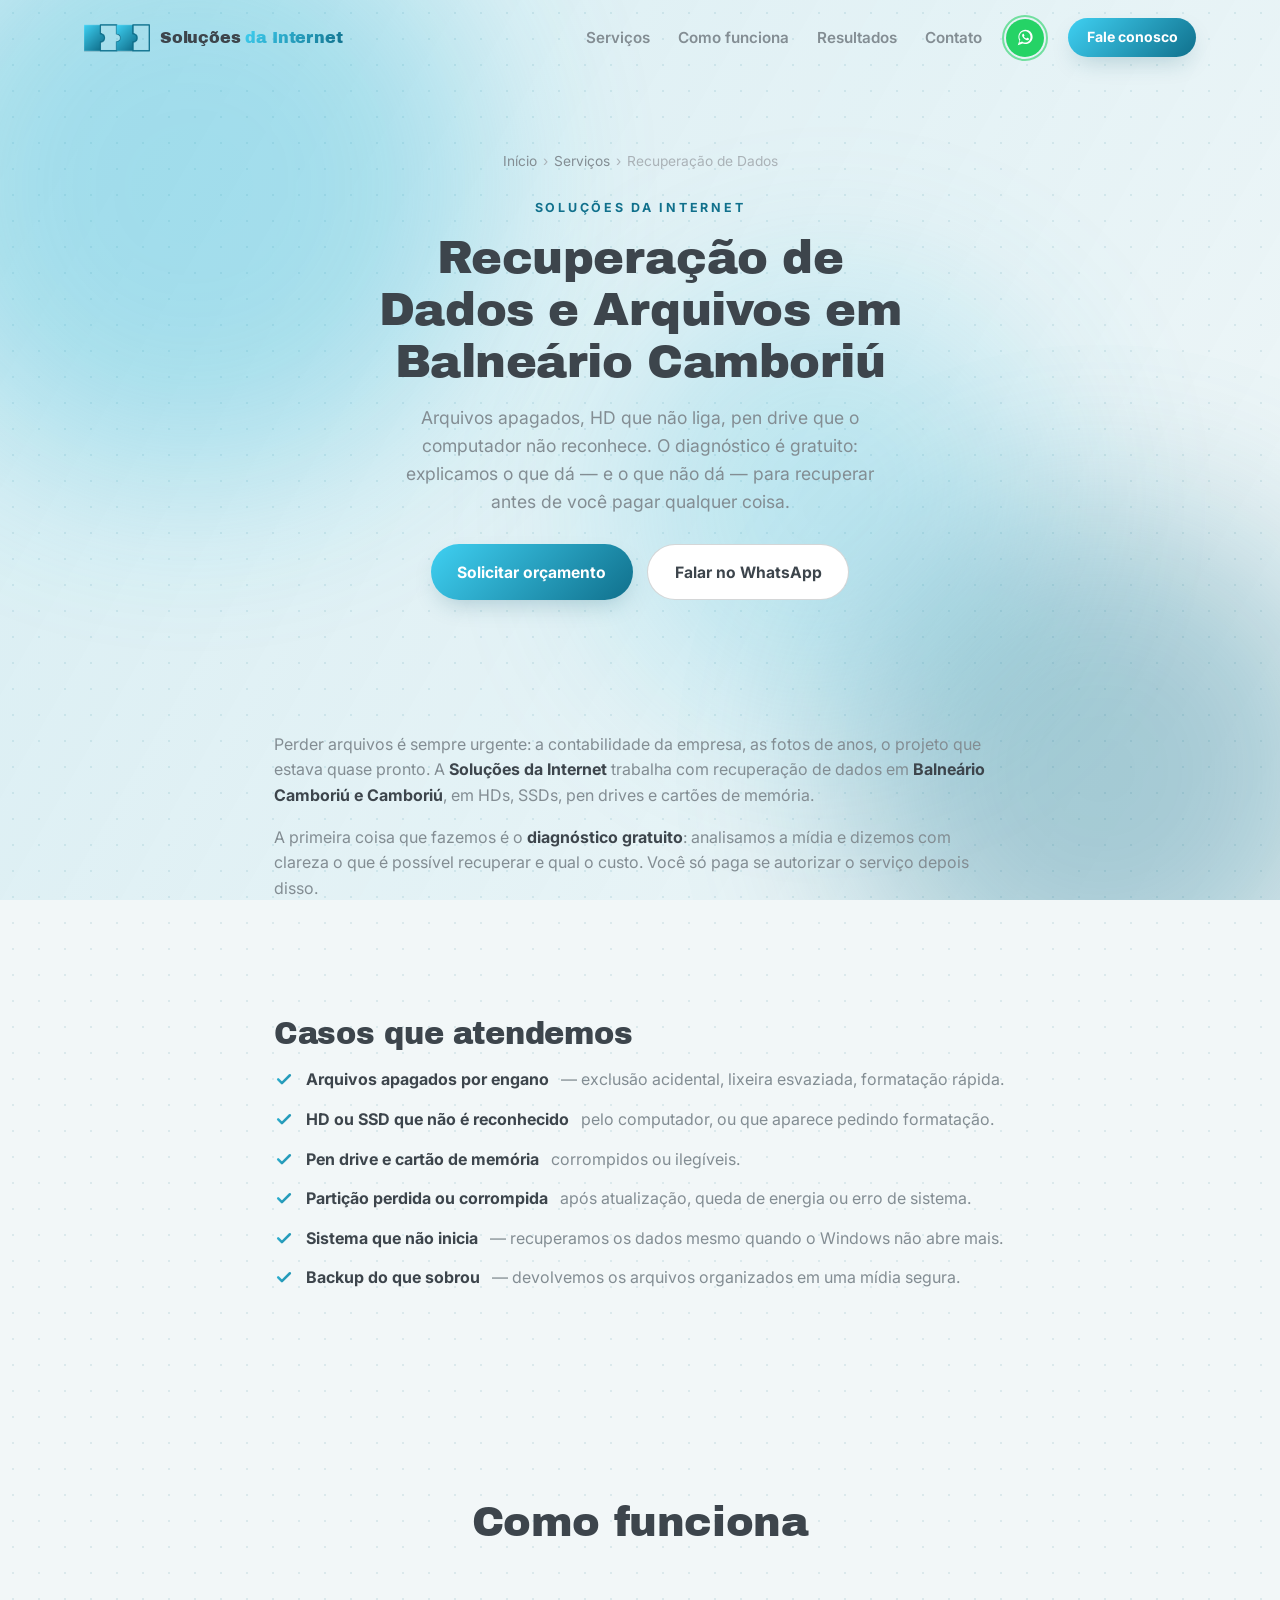
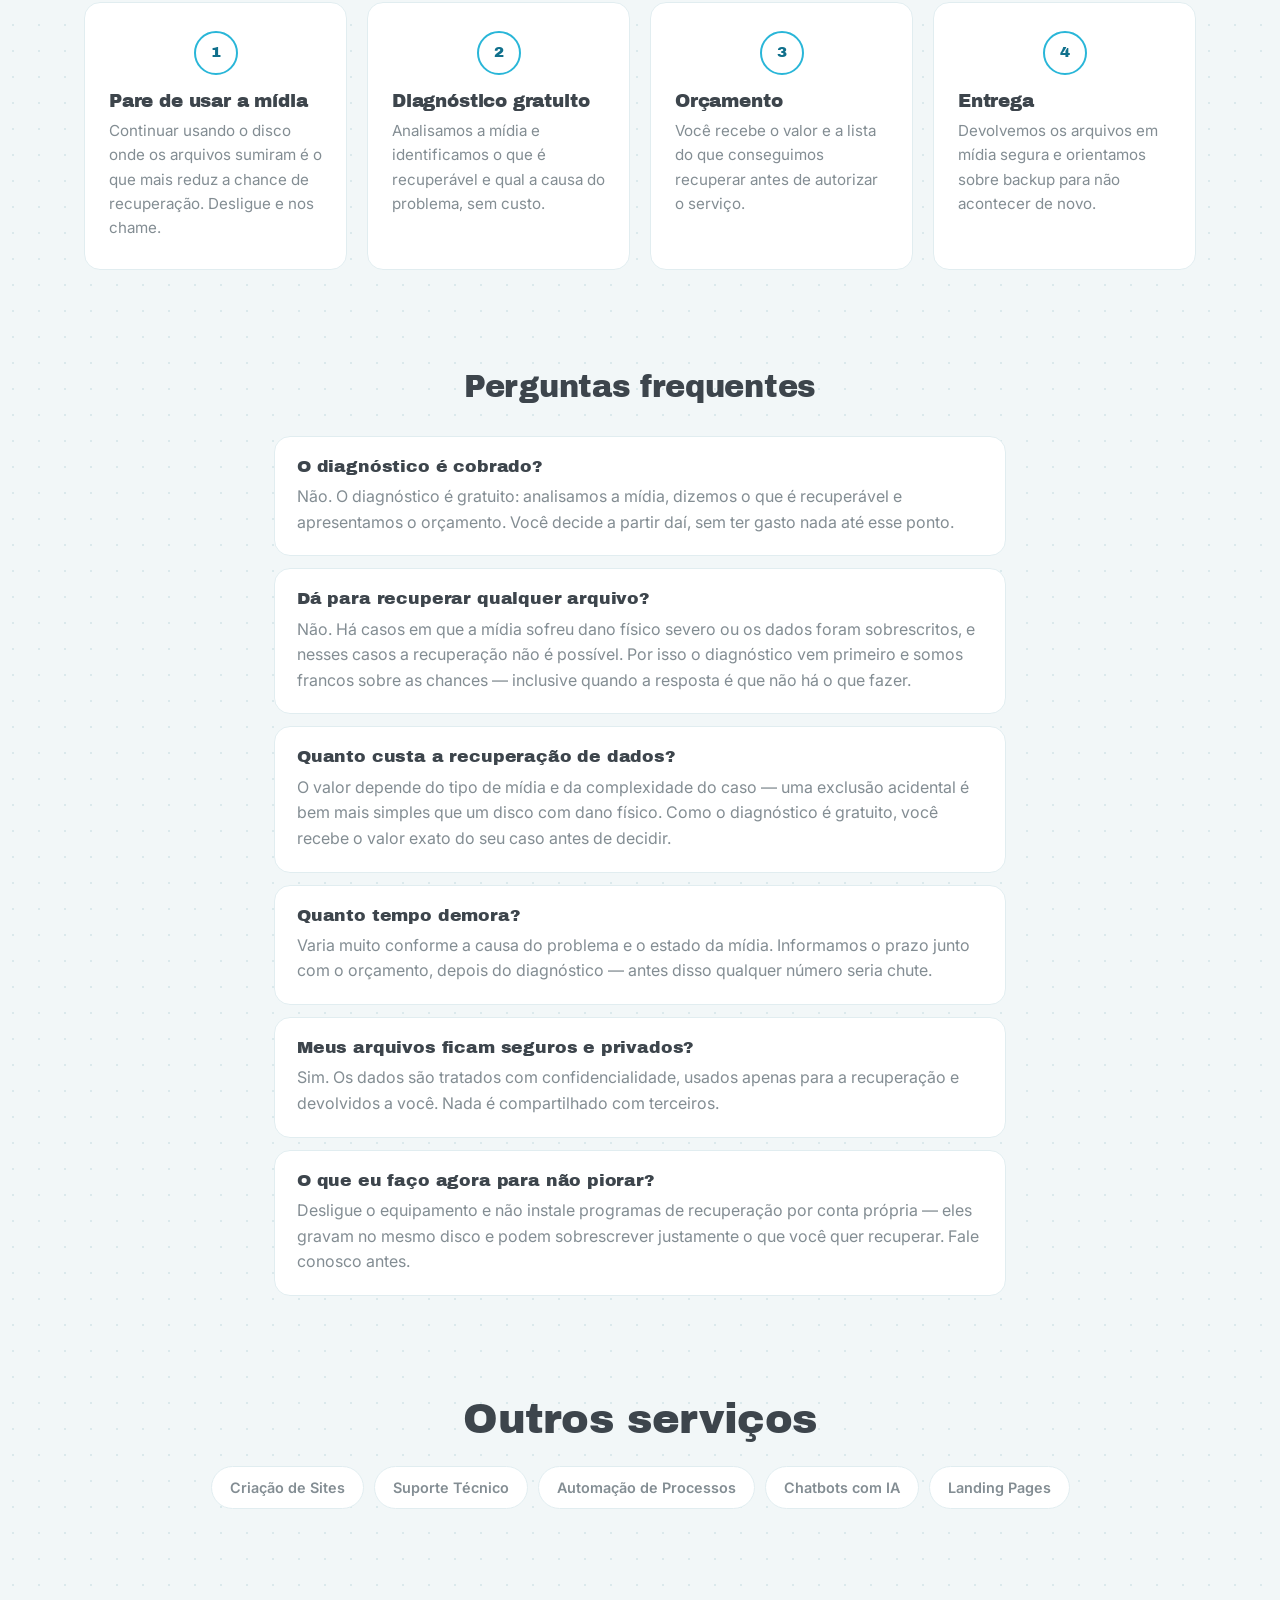
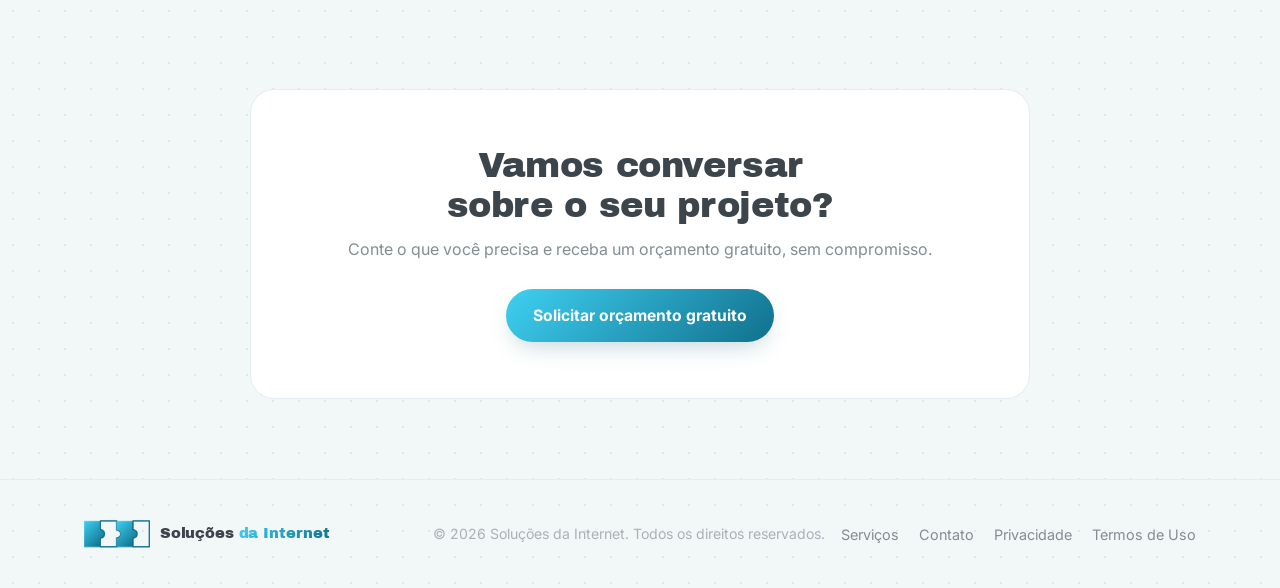
<file: recuperacao-de-dados-balneario-camboriu.html>
<!DOCTYPE html>
<html lang="pt-BR">
<head>
<meta charset="UTF-8">
<meta name="viewport" content="width=device-width, initial-scale=1.0">
<title>Recuperação de Dados e Arquivos em Balneário Camboriú/SC — Soluções da Internet</title>
<meta name="description" content="Recuperação de arquivos perdidos em HD, SSD, pen drive e cartão de memória em Balneário Camboriú e Camboriú. Diagnóstico gratuito antes do orçamento.">
<meta name="robots" content="index, follow, max-snippet:-1, max-image-preview:large">
<meta name="author" content="Soluções da Internet">
<meta name="theme-color" content="#0f1720">
<meta property="og:title" content="Recuperação de Dados e Arquivos em Balneário Camboriú/SC — Soluções da Internet">
<meta property="og:description" content="Recuperação de arquivos perdidos em HD, SSD, pen drive e cartão de memória em Balneário Camboriú e Camboriú. Diagnóstico gratuito antes do orçamento.">
<meta property="og:image" content="https://solucoesdainternet.com.br/assets/img/logo-icon-512.png">
<meta property="og:url" content="https://solucoesdainternet.com.br/recuperacao-de-dados-balneario-camboriu.html">
<meta property="og:type" content="website">
<meta property="og:locale" content="pt_BR">
<meta property="og:site_name" content="Soluções da Internet">
<meta name="twitter:card" content="summary_large_image">
<meta name="twitter:title" content="Recuperação de Dados e Arquivos em Balneário Camboriú/SC — Soluções da Internet">
<meta name="twitter:description" content="Recuperação de arquivos perdidos em HD, SSD, pen drive e cartão de memória em Balneário Camboriú e Camboriú. Diagnóstico gratuito antes do orçamento.">
<meta name="twitter:image" content="https://solucoesdainternet.com.br/assets/img/logo-icon-512.png">
<link rel="canonical" href="https://solucoesdainternet.com.br/recuperacao-de-dados-balneario-camboriu.html">
<link rel="icon" href="assets/img/logo-icon-512.png" type="image/png">
<link rel="apple-touch-icon" href="assets/img/apple-touch-icon.png">
<link rel="preconnect" href="https://fonts.googleapis.com">
<link rel="preconnect" href="https://fonts.gstatic.com" crossorigin>
<link href="https://fonts.googleapis.com/css2?family=Archivo+Black&family=Inter:wght@400;500;600;700&display=swap" rel="stylesheet">
<link rel="stylesheet" href="assets/css/style.css?v=1789057368">
<script type="application/ld+json">
{
  "@context": "https://schema.org",
  "@graph": [
    {
      "@type": "Service",
      "@id": "https://solucoesdainternet.com.br/recuperacao-de-dados-balneario-camboriu.html#service",
      "name": "Recuperação de Arquivos e Dados",
      "serviceType": "Recuperação de Arquivos e Dados",
      "description": "Recuperação de arquivos perdidos em HD, SSD, pen drive e cartão de memória em Balneário Camboriú e Camboriú. Diagnóstico gratuito antes do orçamento.",
      "url": "https://solucoesdainternet.com.br/recuperacao-de-dados-balneario-camboriu.html",
      "provider": {
        "@id": "https://solucoesdainternet.com.br/#business"
      },
      "areaServed": [
        {
          "@type": "City",
          "name": "Balneário Camboriú"
        },
        {
          "@type": "City",
          "name": "Camboriú"
        },
        {
          "@type": "State",
          "name": "Santa Catarina"
        }
      ],
      "availableChannel": {
        "@type": "ServiceChannel",
        "serviceUrl": "https://solucoesdainternet.com.br/recuperacao-de-dados-balneario-camboriu.html",
        "servicePhone": {
          "@type": "ContactPoint",
          "telephone": "+55-47-99260-7105"
        }
      }
    },
    {
      "@type": "BreadcrumbList",
      "@id": "https://solucoesdainternet.com.br/recuperacao-de-dados-balneario-camboriu.html#breadcrumb",
      "itemListElement": [
        {
          "@type": "ListItem",
          "position": 1,
          "name": "Início",
          "item": "https://solucoesdainternet.com.br/"
        },
        {
          "@type": "ListItem",
          "position": 2,
          "name": "Serviços",
          "item": "https://solucoesdainternet.com.br/#servicos"
        },
        {
          "@type": "ListItem",
          "position": 3,
          "name": "Recuperação de Dados",
          "item": "https://solucoesdainternet.com.br/recuperacao-de-dados-balneario-camboriu.html"
        }
      ]
    },
    {
      "@type": "FAQPage",
      "@id": "https://solucoesdainternet.com.br/recuperacao-de-dados-balneario-camboriu.html#faq",
      "mainEntity": [
        {
          "@type": "Question",
          "name": "O diagnóstico é cobrado?",
          "acceptedAnswer": {
            "@type": "Answer",
            "text": "Não. O diagnóstico é gratuito: analisamos a mídia, dizemos o que é recuperável e apresentamos o orçamento. Você decide a partir daí, sem ter gasto nada até esse ponto."
          }
        },
        {
          "@type": "Question",
          "name": "Dá para recuperar qualquer arquivo?",
          "acceptedAnswer": {
            "@type": "Answer",
            "text": "Não. Há casos em que a mídia sofreu dano físico severo ou os dados foram sobrescritos, e nesses casos a recuperação não é possível. Por isso o diagnóstico vem primeiro e somos francos sobre as chances — inclusive quando a resposta é que não há o que fazer."
          }
        },
        {
          "@type": "Question",
          "name": "Quanto custa a recuperação de dados?",
          "acceptedAnswer": {
            "@type": "Answer",
            "text": "O valor depende do tipo de mídia e da complexidade do caso — uma exclusão acidental é bem mais simples que um disco com dano físico. Como o diagnóstico é gratuito, você recebe o valor exato do seu caso antes de decidir."
          }
        },
        {
          "@type": "Question",
          "name": "Quanto tempo demora?",
          "acceptedAnswer": {
            "@type": "Answer",
            "text": "Varia muito conforme a causa do problema e o estado da mídia. Informamos o prazo junto com o orçamento, depois do diagnóstico — antes disso qualquer número seria chute."
          }
        },
        {
          "@type": "Question",
          "name": "Meus arquivos ficam seguros e privados?",
          "acceptedAnswer": {
            "@type": "Answer",
            "text": "Sim. Os dados são tratados com confidencialidade, usados apenas para a recuperação e devolvidos a você. Nada é compartilhado com terceiros."
          }
        },
        {
          "@type": "Question",
          "name": "O que eu faço agora para não piorar?",
          "acceptedAnswer": {
            "@type": "Answer",
            "text": "Desligue o equipamento e não instale programas de recuperação por conta própria — eles gravam no mesmo disco e podem sobrescrever justamente o que você quer recuperar. Fale conosco antes."
          }
        }
      ]
    },
    {
      "@type": "WebPage",
      "@id": "https://solucoesdainternet.com.br/recuperacao-de-dados-balneario-camboriu.html#webpage",
      "url": "https://solucoesdainternet.com.br/recuperacao-de-dados-balneario-camboriu.html",
      "name": "Recuperação de Dados e Arquivos em Balneário Camboriú/SC — Soluções da Internet",
      "description": "Recuperação de arquivos perdidos em HD, SSD, pen drive e cartão de memória em Balneário Camboriú e Camboriú. Diagnóstico gratuito antes do orçamento.",
      "inLanguage": "pt-BR",
      "isPartOf": {
        "@id": "https://solucoesdainternet.com.br/#website"
      },
      "breadcrumb": {
        "@id": "https://solucoesdainternet.com.br/recuperacao-de-dados-balneario-camboriu.html#breadcrumb"
      },
      "about": {
        "@id": "https://solucoesdainternet.com.br/recuperacao-de-dados-balneario-camboriu.html#service"
      }
    }
  ]
}
</script>
</head>
<body>

<div class="bg-aurora" aria-hidden="true">
  <span class="aurora a1"></span>
  <span class="aurora a2"></span>
  <span class="aurora a3"></span>
</div>

<header class="site-header" id="siteHeader">
  <div class="container header-inner">
    <a href="index.html" class="brand" aria-label="Soluções da Internet">
      <span class="brand-icon-wrap">
        <img src="assets/img/logo-icon.png" alt="" class="brand-icon">
      </span>
      <span class="brand-word">Soluções <em class="accent">da Internet</em></span>
    </a>

    <nav class="main-nav" id="mainNav">
      <a href="index.html#servicos">Serviços</a>
      <a href="index.html#processo">Como funciona</a>
      <a href="index.html#numeros">Resultados</a>
      <a href="index.html#contato">Contato</a>
    </nav>

    <div class="header-actions" aria-label="Ações rápidas">
      <a href="https://wa.me/5547992607105" target="_blank" rel="noopener" class="whatsapp-float" aria-label="Falar no WhatsApp">
        <span class="whatsapp-pulse" aria-hidden="true"></span>
        <svg viewBox="0 0 32 32" fill="currentColor" aria-hidden="true"><path d="M16.02 3C9.4 3 4.02 8.37 4.02 15c0 2.23.6 4.35 1.75 6.22L3 29l7.98-2.7A11.9 11.9 0 0 0 16.02 27C22.63 27 28 21.63 28 15S22.63 3 16.02 3Zm0 21.6c-1.86 0-3.66-.5-5.23-1.44l-.37-.22-4.7 1.59 1.6-4.58-.24-.38A9.53 9.53 0 0 1 5.62 15c0-5.2 4.2-9.4 9.4-9.4S24.4 9.8 24.4 15s-4.2 9.6-9.38 9.6Zm5.15-7.2c-.28-.14-1.66-.82-1.92-.91-.26-.1-.44-.14-.63.14-.19.28-.72.91-.88 1.1-.16.19-.32.21-.6.07-.28-.14-1.17-.43-2.24-1.38-.83-.74-1.38-1.65-1.55-1.93-.16-.28-.02-.43.12-.57.13-.13.28-.33.42-.5.14-.16.19-.28.28-.47.09-.19.05-.35-.02-.5-.07-.14-.63-1.52-.87-2.08-.23-.55-.46-.48-.63-.49h-.54c-.19 0-.5.07-.76.35-.26.28-1 .98-1 2.38 0 1.4 1.02 2.76 1.16 2.95.14.19 2.01 3.07 4.87 4.3.68.29 1.21.47 1.63.6.68.22 1.3.19 1.79.11.55-.08 1.66-.68 1.89-1.33.24-.66.24-1.22.16-1.34-.07-.12-.26-.19-.54-.33Z"/></svg>
      </a>
    </div>

    <a href="index.html#contato" class="btn btn-primary btn-small nav-cta">Fale conosco</a>

    <button class="menu-toggle" id="menuToggle" aria-label="Abrir menu" aria-expanded="false">
      <span></span><span></span><span></span>
    </button>
  </div>
</header>

<main class="svc-page">

  <section class="section" style="padding-top: 20px">
    <div class="container">
      <nav class="breadcrumbs" aria-label="Você está aqui">
        <a href="index.html">Início</a><span>&rsaquo;</span><a href="index.html#servicos">Serviços</a><span>&rsaquo;</span>Recuperação de Dados
      </nav>
      <div class="svc-hero">
        <p class="eyebrow reveal">Soluções da Internet</p>
        <h1>Recuperação de Dados e Arquivos em Balneário Camboriú</h1>
        <p class="hero-sub reveal" style="--delay: 0.12s">Arquivos apagados, HD que não liga, pen drive que o computador não reconhece. O diagnóstico é gratuito: explicamos o que dá — e o que não dá — para recuperar antes de você pagar qualquer coisa.</p>
        <div class="hero-actions reveal" style="--delay: 0.2s">
          <a href="index.html#contato" class="btn btn-primary">Solicitar orçamento</a>
          <a href="https://wa.me/5547992607105" target="_blank" rel="noopener" class="btn btn-ghost">Falar no WhatsApp</a>
        </div>
      </div>
    </div>
  </section>

  <section class="section" style="padding-top: 24px">
    <div class="container svc-body reveal">
      <p>Perder arquivos é sempre urgente: a contabilidade da empresa, as fotos de anos, o projeto que estava quase pronto. A <strong>Soluções da Internet</strong> trabalha com recuperação de dados em <strong>Balneário Camboriú e Camboriú</strong>, em HDs, SSDs, pen drives e cartões de memória.</p>
      <p>A primeira coisa que fazemos é o <strong>diagnóstico gratuito</strong>: analisamos a mídia e dizemos com clareza o que é possível recuperar e qual o custo. Você só paga se autorizar o serviço depois disso.</p>
    </div>
  </section>

  <section class="section" style="padding-top: 0">
    <div class="container svc-body reveal">
      <h2>Casos que atendemos</h2>
      <ul class="svc-list">
        <li><strong>Arquivos apagados por engano</strong> — exclusão acidental, lixeira esvaziada, formatação rápida.</li>
        <li><strong>HD ou SSD que não é reconhecido</strong> pelo computador, ou que aparece pedindo formatação.</li>
        <li><strong>Pen drive e cartão de memória</strong> corrompidos ou ilegíveis.</li>
        <li><strong>Partição perdida ou corrompida</strong> após atualização, queda de energia ou erro de sistema.</li>
        <li><strong>Sistema que não inicia</strong> — recuperamos os dados mesmo quando o Windows não abre mais.</li>
        <li><strong>Backup do que sobrou</strong> — devolvemos os arquivos organizados em uma mídia segura.</li>
      </ul>
    </div>
  </section>

  <section class="section">
    <div class="container">
      <div class="section-head reveal">
        <h2>Como funciona</h2>
      </div>
      <div class="service-grid">
        <article class="service-card reveal" style="--delay: 0.00s">
          <div class="step-num">1</div>
          <h3>Pare de usar a mídia</h3>
          <p>Continuar usando o disco onde os arquivos sumiram é o que mais reduz a chance de recuperação. Desligue e nos chame.</p>
        </article>
        <article class="service-card reveal" style="--delay: 0.04s">
          <div class="step-num">2</div>
          <h3>Diagnóstico gratuito</h3>
          <p>Analisamos a mídia e identificamos o que é recuperável e qual a causa do problema, sem custo.</p>
        </article>
        <article class="service-card reveal" style="--delay: 0.08s">
          <div class="step-num">3</div>
          <h3>Orçamento</h3>
          <p>Você recebe o valor e a lista do que conseguimos recuperar antes de autorizar o serviço.</p>
        </article>
        <article class="service-card reveal" style="--delay: 0.12s">
          <div class="step-num">4</div>
          <h3>Entrega</h3>
          <p>Devolvemos os arquivos em mídia segura e orientamos sobre backup para não acontecer de novo.</p>
        </article>
      </div>
    </div>
  </section>

  <section class="section" style="padding-top: 0">
    <div class="container svc-body">
      <div class="section-head reveal" style="margin-bottom: 32px">
        <h2>Perguntas frequentes</h2>
      </div>
      <div class="faq-list">
        <div class="faq-item reveal" style="--delay: 0.00s">
          <h3>O diagnóstico é cobrado?</h3>
          <p>Não. O diagnóstico é gratuito: analisamos a mídia, dizemos o que é recuperável e apresentamos o orçamento. Você decide a partir daí, sem ter gasto nada até esse ponto.</p>
        </div>
        <div class="faq-item reveal" style="--delay: 0.04s">
          <h3>Dá para recuperar qualquer arquivo?</h3>
          <p>Não. Há casos em que a mídia sofreu dano físico severo ou os dados foram sobrescritos, e nesses casos a recuperação não é possível. Por isso o diagnóstico vem primeiro e somos francos sobre as chances — inclusive quando a resposta é que não há o que fazer.</p>
        </div>
        <div class="faq-item reveal" style="--delay: 0.08s">
          <h3>Quanto custa a recuperação de dados?</h3>
          <p>O valor depende do tipo de mídia e da complexidade do caso — uma exclusão acidental é bem mais simples que um disco com dano físico. Como o diagnóstico é gratuito, você recebe o valor exato do seu caso antes de decidir.</p>
        </div>
        <div class="faq-item reveal" style="--delay: 0.12s">
          <h3>Quanto tempo demora?</h3>
          <p>Varia muito conforme a causa do problema e o estado da mídia. Informamos o prazo junto com o orçamento, depois do diagnóstico — antes disso qualquer número seria chute.</p>
        </div>
        <div class="faq-item reveal" style="--delay: 0.16s">
          <h3>Meus arquivos ficam seguros e privados?</h3>
          <p>Sim. Os dados são tratados com confidencialidade, usados apenas para a recuperação e devolvidos a você. Nada é compartilhado com terceiros.</p>
        </div>
        <div class="faq-item reveal" style="--delay: 0.20s">
          <h3>O que eu faço agora para não piorar?</h3>
          <p>Desligue o equipamento e não instale programas de recuperação por conta própria — eles gravam no mesmo disco e podem sobrescrever justamente o que você quer recuperar. Fale conosco antes.</p>
        </div>
      </div>
    </div>
  </section>

  <section class="section" style="padding-top: 0">
    <div class="container">
      <div class="section-head reveal" style="margin-bottom: 24px">
        <h2>Outros serviços</h2>
      </div>
      <div class="svc-related reveal">
        <a href="criacao-de-sites-balneario-camboriu.html">Criação de Sites</a>
        <a href="suporte-tecnico-balneario-camboriu.html">Suporte Técnico</a>
        <a href="automacao-de-processos-balneario-camboriu.html">Automação de Processos</a>
        <a href="chatbot-whatsapp-ia-balneario-camboriu.html">Chatbots com IA</a>
        <a href="landing-pages-balneario-camboriu.html">Landing Pages</a>
      </div>
    </div>
  </section>

  <section class="section cta-band">
    <div class="container cta-inner reveal">
      <h2>Vamos conversar sobre o seu projeto?</h2>
      <p>Conte o que você precisa e receba um orçamento gratuito, sem compromisso.</p>
      <a href="index.html#contato" class="btn btn-primary">Solicitar orçamento gratuito</a>
    </div>
  </section>

</main>

<footer class="site-footer">
  <div class="container footer-inner">
    <a href="index.html" class="brand">
      <img src="assets/img/logo-icon.png" alt="" class="brand-icon">
      <span class="brand-word">Soluções <em class="accent">da Internet</em></span>
    </a>
    <p>&copy; <span id="year"></span> Soluções da Internet. Todos os direitos reservados.</p>
    <div class="footer-links">
      <a href="index.html#servicos">Serviços</a>
      <a href="index.html#contato">Contato</a>
      <a href="privacidade.html">Privacidade</a>
      <a href="termos.html">Termos de Uso</a>
    </div>
  </div>
</footer>

<script src="assets/js/script.js?v=1789057368"></script>
</body>
</html>
</file>
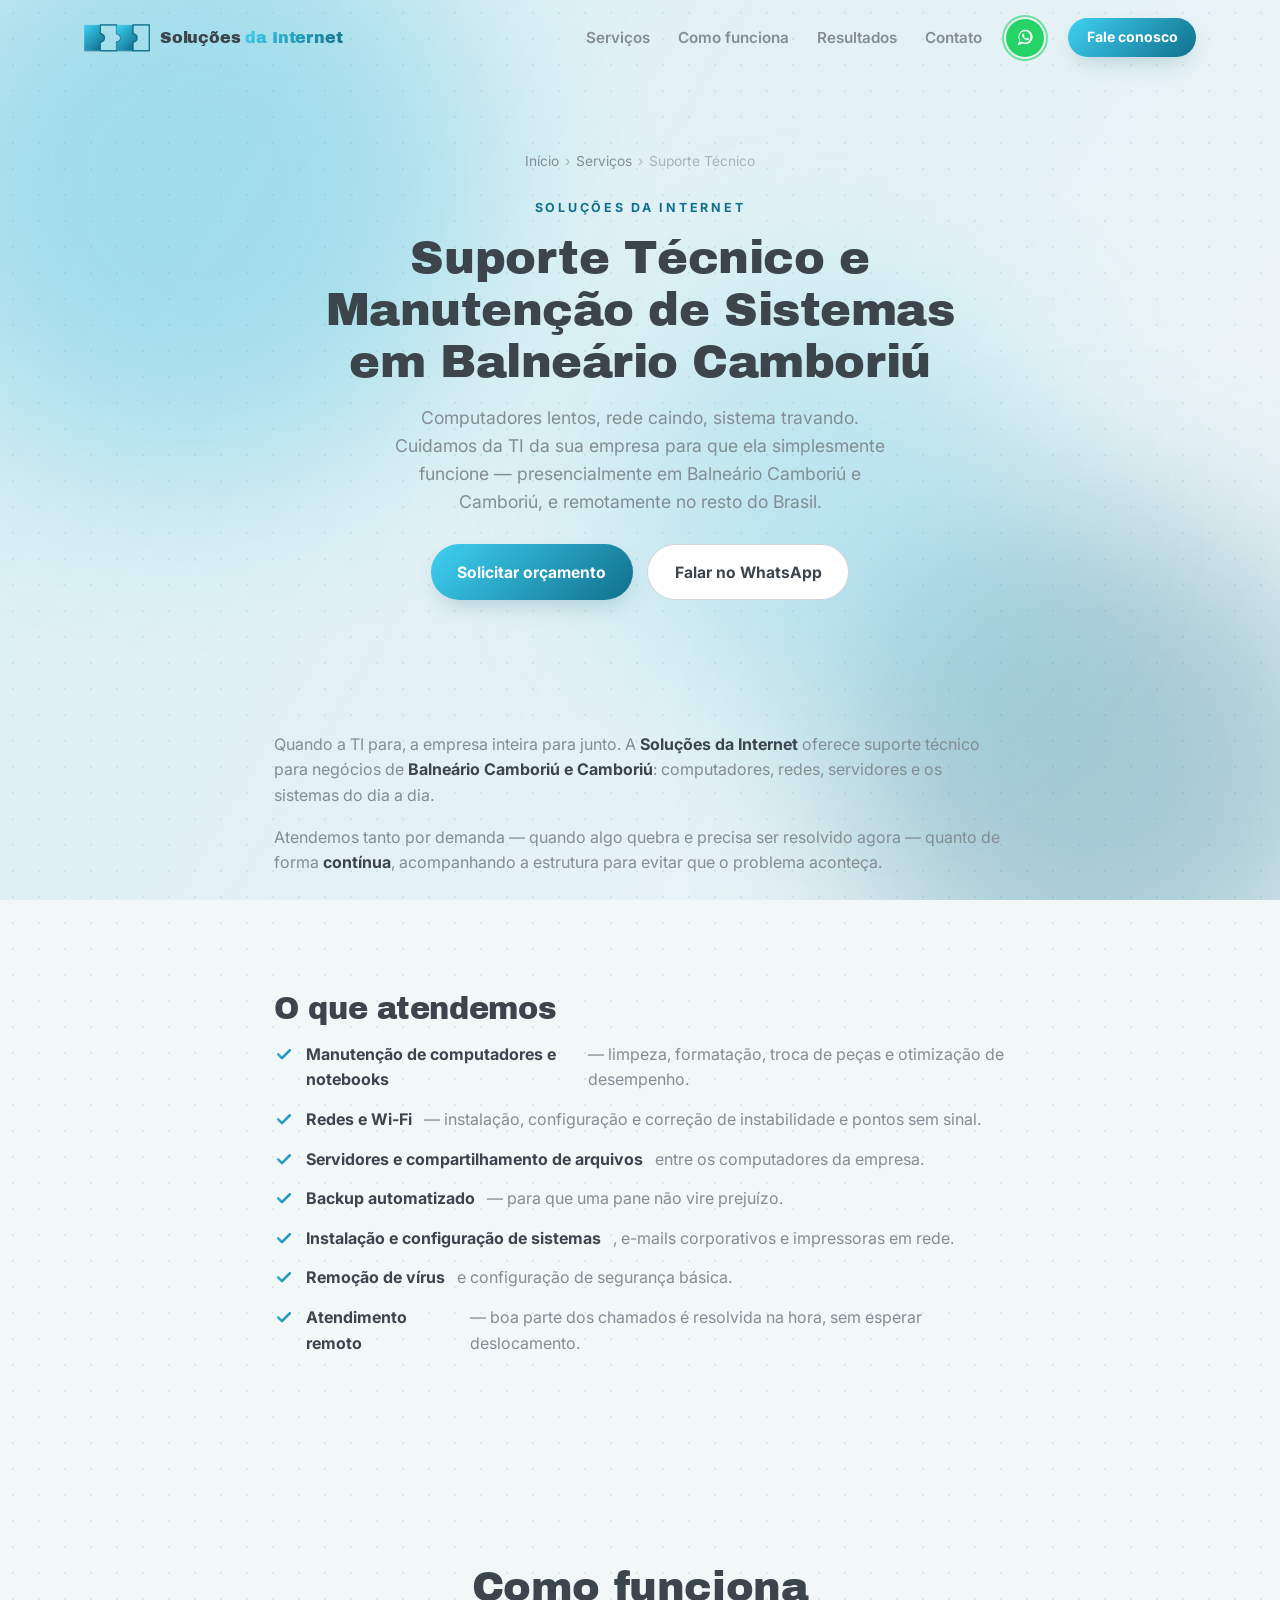
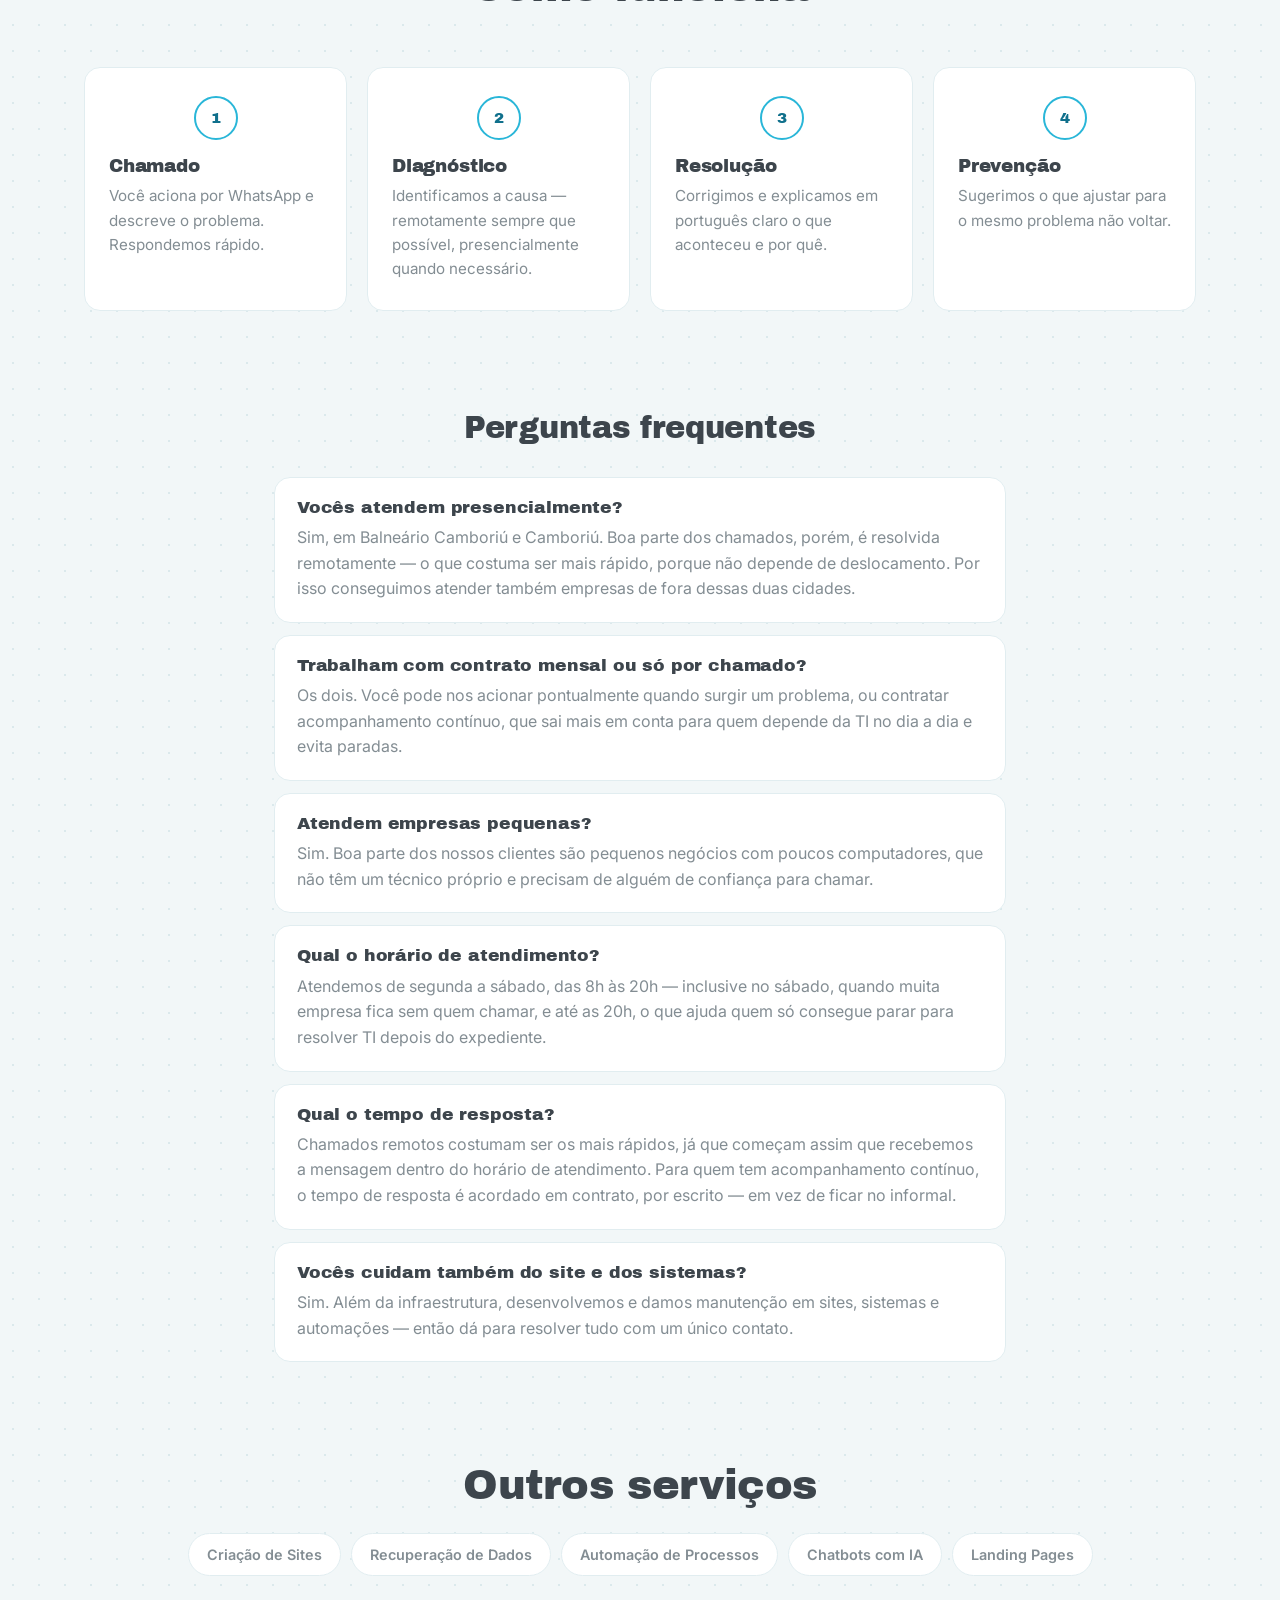
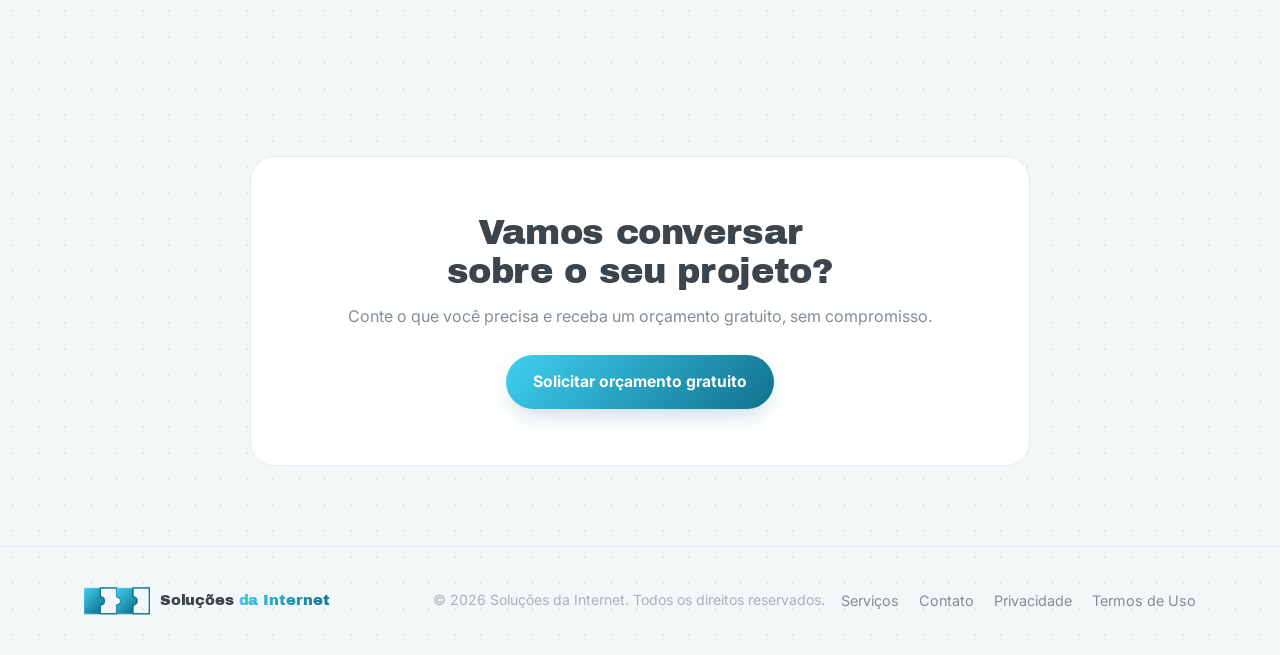
<file: suporte-tecnico-balneario-camboriu.html>
<!DOCTYPE html>
<html lang="pt-BR">
<head>
<meta charset="UTF-8">
<meta name="viewport" content="width=device-width, initial-scale=1.0">
<title>Suporte Técnico de TI em Balneário Camboriú/SC — Soluções da Internet</title>
<meta name="description" content="Suporte técnico de TI para empresas em Balneário Camboriú e Camboriú: manutenção de computadores, redes, servidores e sistemas, com atendimento presencial e remoto.">
<meta name="robots" content="index, follow, max-snippet:-1, max-image-preview:large">
<meta name="author" content="Soluções da Internet">
<meta name="theme-color" content="#0f1720">
<meta property="og:title" content="Suporte Técnico de TI em Balneário Camboriú/SC — Soluções da Internet">
<meta property="og:description" content="Suporte técnico de TI para empresas em Balneário Camboriú e Camboriú: manutenção de computadores, redes, servidores e sistemas, com atendimento presencial e remoto.">
<meta property="og:image" content="https://solucoesdainternet.com.br/assets/img/logo-icon-512.png">
<meta property="og:url" content="https://solucoesdainternet.com.br/suporte-tecnico-balneario-camboriu.html">
<meta property="og:type" content="website">
<meta property="og:locale" content="pt_BR">
<meta property="og:site_name" content="Soluções da Internet">
<meta name="twitter:card" content="summary_large_image">
<meta name="twitter:title" content="Suporte Técnico de TI em Balneário Camboriú/SC — Soluções da Internet">
<meta name="twitter:description" content="Suporte técnico de TI para empresas em Balneário Camboriú e Camboriú: manutenção de computadores, redes, servidores e sistemas, com atendimento presencial e remoto.">
<meta name="twitter:image" content="https://solucoesdainternet.com.br/assets/img/logo-icon-512.png">
<link rel="canonical" href="https://solucoesdainternet.com.br/suporte-tecnico-balneario-camboriu.html">
<link rel="icon" href="assets/img/logo-icon-512.png" type="image/png">
<link rel="apple-touch-icon" href="assets/img/apple-touch-icon.png">
<link rel="preconnect" href="https://fonts.googleapis.com">
<link rel="preconnect" href="https://fonts.gstatic.com" crossorigin>
<link href="https://fonts.googleapis.com/css2?family=Archivo+Black&family=Inter:wght@400;500;600;700&display=swap" rel="stylesheet">
<link rel="stylesheet" href="assets/css/style.css?v=1789057368">
<script type="application/ld+json">
{
  "@context": "https://schema.org",
  "@graph": [
    {
      "@type": "Service",
      "@id": "https://solucoesdainternet.com.br/suporte-tecnico-balneario-camboriu.html#service",
      "name": "Suporte Técnico e Manutenção de TI",
      "serviceType": "Suporte Técnico e Manutenção de TI",
      "description": "Suporte técnico de TI para empresas em Balneário Camboriú e Camboriú: manutenção de computadores, redes, servidores e sistemas, com atendimento presencial e remoto.",
      "url": "https://solucoesdainternet.com.br/suporte-tecnico-balneario-camboriu.html",
      "provider": {
        "@id": "https://solucoesdainternet.com.br/#business"
      },
      "areaServed": [
        {
          "@type": "City",
          "name": "Balneário Camboriú"
        },
        {
          "@type": "City",
          "name": "Camboriú"
        },
        {
          "@type": "State",
          "name": "Santa Catarina"
        }
      ],
      "availableChannel": {
        "@type": "ServiceChannel",
        "serviceUrl": "https://solucoesdainternet.com.br/suporte-tecnico-balneario-camboriu.html",
        "servicePhone": {
          "@type": "ContactPoint",
          "telephone": "+55-47-99260-7105"
        }
      }
    },
    {
      "@type": "BreadcrumbList",
      "@id": "https://solucoesdainternet.com.br/suporte-tecnico-balneario-camboriu.html#breadcrumb",
      "itemListElement": [
        {
          "@type": "ListItem",
          "position": 1,
          "name": "Início",
          "item": "https://solucoesdainternet.com.br/"
        },
        {
          "@type": "ListItem",
          "position": 2,
          "name": "Serviços",
          "item": "https://solucoesdainternet.com.br/#servicos"
        },
        {
          "@type": "ListItem",
          "position": 3,
          "name": "Suporte Técnico",
          "item": "https://solucoesdainternet.com.br/suporte-tecnico-balneario-camboriu.html"
        }
      ]
    },
    {
      "@type": "FAQPage",
      "@id": "https://solucoesdainternet.com.br/suporte-tecnico-balneario-camboriu.html#faq",
      "mainEntity": [
        {
          "@type": "Question",
          "name": "Vocês atendem presencialmente?",
          "acceptedAnswer": {
            "@type": "Answer",
            "text": "Sim, em Balneário Camboriú e Camboriú. Boa parte dos chamados, porém, é resolvida remotamente — o que costuma ser mais rápido, porque não depende de deslocamento. Por isso conseguimos atender também empresas de fora dessas duas cidades."
          }
        },
        {
          "@type": "Question",
          "name": "Trabalham com contrato mensal ou só por chamado?",
          "acceptedAnswer": {
            "@type": "Answer",
            "text": "Os dois. Você pode nos acionar pontualmente quando surgir um problema, ou contratar acompanhamento contínuo, que sai mais em conta para quem depende da TI no dia a dia e evita paradas."
          }
        },
        {
          "@type": "Question",
          "name": "Atendem empresas pequenas?",
          "acceptedAnswer": {
            "@type": "Answer",
            "text": "Sim. Boa parte dos nossos clientes são pequenos negócios com poucos computadores, que não têm um técnico próprio e precisam de alguém de confiança para chamar."
          }
        },
        {
          "@type": "Question",
          "name": "Qual o horário de atendimento?",
          "acceptedAnswer": {
            "@type": "Answer",
            "text": "Atendemos de segunda a sábado, das 8h às 20h — inclusive no sábado, quando muita empresa fica sem quem chamar, e até as 20h, o que ajuda quem só consegue parar para resolver TI depois do expediente."
          }
        },
        {
          "@type": "Question",
          "name": "Qual o tempo de resposta?",
          "acceptedAnswer": {
            "@type": "Answer",
            "text": "Chamados remotos costumam ser os mais rápidos, já que começam assim que recebemos a mensagem dentro do horário de atendimento. Para quem tem acompanhamento contínuo, o tempo de resposta é acordado em contrato, por escrito — em vez de ficar no informal."
          }
        },
        {
          "@type": "Question",
          "name": "Vocês cuidam também do site e dos sistemas?",
          "acceptedAnswer": {
            "@type": "Answer",
            "text": "Sim. Além da infraestrutura, desenvolvemos e damos manutenção em sites, sistemas e automações — então dá para resolver tudo com um único contato."
          }
        }
      ]
    },
    {
      "@type": "WebPage",
      "@id": "https://solucoesdainternet.com.br/suporte-tecnico-balneario-camboriu.html#webpage",
      "url": "https://solucoesdainternet.com.br/suporte-tecnico-balneario-camboriu.html",
      "name": "Suporte Técnico de TI em Balneário Camboriú/SC — Soluções da Internet",
      "description": "Suporte técnico de TI para empresas em Balneário Camboriú e Camboriú: manutenção de computadores, redes, servidores e sistemas, com atendimento presencial e remoto.",
      "inLanguage": "pt-BR",
      "isPartOf": {
        "@id": "https://solucoesdainternet.com.br/#website"
      },
      "breadcrumb": {
        "@id": "https://solucoesdainternet.com.br/suporte-tecnico-balneario-camboriu.html#breadcrumb"
      },
      "about": {
        "@id": "https://solucoesdainternet.com.br/suporte-tecnico-balneario-camboriu.html#service"
      }
    }
  ]
}
</script>
</head>
<body>

<div class="bg-aurora" aria-hidden="true">
  <span class="aurora a1"></span>
  <span class="aurora a2"></span>
  <span class="aurora a3"></span>
</div>

<header class="site-header" id="siteHeader">
  <div class="container header-inner">
    <a href="index.html" class="brand" aria-label="Soluções da Internet">
      <span class="brand-icon-wrap">
        <img src="assets/img/logo-icon.png" alt="" class="brand-icon">
      </span>
      <span class="brand-word">Soluções <em class="accent">da Internet</em></span>
    </a>

    <nav class="main-nav" id="mainNav">
      <a href="index.html#servicos">Serviços</a>
      <a href="index.html#processo">Como funciona</a>
      <a href="index.html#numeros">Resultados</a>
      <a href="index.html#contato">Contato</a>
    </nav>

    <div class="header-actions" aria-label="Ações rápidas">
      <a href="https://wa.me/5547992607105" target="_blank" rel="noopener" class="whatsapp-float" aria-label="Falar no WhatsApp">
        <span class="whatsapp-pulse" aria-hidden="true"></span>
        <svg viewBox="0 0 32 32" fill="currentColor" aria-hidden="true"><path d="M16.02 3C9.4 3 4.02 8.37 4.02 15c0 2.23.6 4.35 1.75 6.22L3 29l7.98-2.7A11.9 11.9 0 0 0 16.02 27C22.63 27 28 21.63 28 15S22.63 3 16.02 3Zm0 21.6c-1.86 0-3.66-.5-5.23-1.44l-.37-.22-4.7 1.59 1.6-4.58-.24-.38A9.53 9.53 0 0 1 5.62 15c0-5.2 4.2-9.4 9.4-9.4S24.4 9.8 24.4 15s-4.2 9.6-9.38 9.6Zm5.15-7.2c-.28-.14-1.66-.82-1.92-.91-.26-.1-.44-.14-.63.14-.19.28-.72.91-.88 1.1-.16.19-.32.21-.6.07-.28-.14-1.17-.43-2.24-1.38-.83-.74-1.38-1.65-1.55-1.93-.16-.28-.02-.43.12-.57.13-.13.28-.33.42-.5.14-.16.19-.28.28-.47.09-.19.05-.35-.02-.5-.07-.14-.63-1.52-.87-2.08-.23-.55-.46-.48-.63-.49h-.54c-.19 0-.5.07-.76.35-.26.28-1 .98-1 2.38 0 1.4 1.02 2.76 1.16 2.95.14.19 2.01 3.07 4.87 4.3.68.29 1.21.47 1.63.6.68.22 1.3.19 1.79.11.55-.08 1.66-.68 1.89-1.33.24-.66.24-1.22.16-1.34-.07-.12-.26-.19-.54-.33Z"/></svg>
      </a>
    </div>

    <a href="index.html#contato" class="btn btn-primary btn-small nav-cta">Fale conosco</a>

    <button class="menu-toggle" id="menuToggle" aria-label="Abrir menu" aria-expanded="false">
      <span></span><span></span><span></span>
    </button>
  </div>
</header>

<main class="svc-page">

  <section class="section" style="padding-top: 20px">
    <div class="container">
      <nav class="breadcrumbs" aria-label="Você está aqui">
        <a href="index.html">Início</a><span>&rsaquo;</span><a href="index.html#servicos">Serviços</a><span>&rsaquo;</span>Suporte Técnico
      </nav>
      <div class="svc-hero">
        <p class="eyebrow reveal">Soluções da Internet</p>
        <h1>Suporte Técnico e Manutenção de Sistemas em Balneário Camboriú</h1>
        <p class="hero-sub reveal" style="--delay: 0.12s">Computadores lentos, rede caindo, sistema travando. Cuidamos da TI da sua empresa para que ela simplesmente funcione — presencialmente em Balneário Camboriú e Camboriú, e remotamente no resto do Brasil.</p>
        <div class="hero-actions reveal" style="--delay: 0.2s">
          <a href="index.html#contato" class="btn btn-primary">Solicitar orçamento</a>
          <a href="https://wa.me/5547992607105" target="_blank" rel="noopener" class="btn btn-ghost">Falar no WhatsApp</a>
        </div>
      </div>
    </div>
  </section>

  <section class="section" style="padding-top: 24px">
    <div class="container svc-body reveal">
      <p>Quando a TI para, a empresa inteira para junto. A <strong>Soluções da Internet</strong> oferece suporte técnico para negócios de <strong>Balneário Camboriú e Camboriú</strong>: computadores, redes, servidores e os sistemas do dia a dia.</p>
      <p>Atendemos tanto por demanda — quando algo quebra e precisa ser resolvido agora — quanto de forma <strong>contínua</strong>, acompanhando a estrutura para evitar que o problema aconteça.</p>
    </div>
  </section>

  <section class="section" style="padding-top: 0">
    <div class="container svc-body reveal">
      <h2>O que atendemos</h2>
      <ul class="svc-list">
        <li><strong>Manutenção de computadores e notebooks</strong> — limpeza, formatação, troca de peças e otimização de desempenho.</li>
        <li><strong>Redes e Wi-Fi</strong> — instalação, configuração e correção de instabilidade e pontos sem sinal.</li>
        <li><strong>Servidores e compartilhamento de arquivos</strong> entre os computadores da empresa.</li>
        <li><strong>Backup automatizado</strong> — para que uma pane não vire prejuízo.</li>
        <li><strong>Instalação e configuração de sistemas</strong>, e-mails corporativos e impressoras em rede.</li>
        <li><strong>Remoção de vírus</strong> e configuração de segurança básica.</li>
        <li><strong>Atendimento remoto</strong> — boa parte dos chamados é resolvida na hora, sem esperar deslocamento.</li>
      </ul>
    </div>
  </section>

  <section class="section">
    <div class="container">
      <div class="section-head reveal">
        <h2>Como funciona</h2>
      </div>
      <div class="service-grid">
        <article class="service-card reveal" style="--delay: 0.00s">
          <div class="step-num">1</div>
          <h3>Chamado</h3>
          <p>Você aciona por WhatsApp e descreve o problema. Respondemos rápido.</p>
        </article>
        <article class="service-card reveal" style="--delay: 0.04s">
          <div class="step-num">2</div>
          <h3>Diagnóstico</h3>
          <p>Identificamos a causa — remotamente sempre que possível, presencialmente quando necessário.</p>
        </article>
        <article class="service-card reveal" style="--delay: 0.08s">
          <div class="step-num">3</div>
          <h3>Resolução</h3>
          <p>Corrigimos e explicamos em português claro o que aconteceu e por quê.</p>
        </article>
        <article class="service-card reveal" style="--delay: 0.12s">
          <div class="step-num">4</div>
          <h3>Prevenção</h3>
          <p>Sugerimos o que ajustar para o mesmo problema não voltar.</p>
        </article>
      </div>
    </div>
  </section>

  <section class="section" style="padding-top: 0">
    <div class="container svc-body">
      <div class="section-head reveal" style="margin-bottom: 32px">
        <h2>Perguntas frequentes</h2>
      </div>
      <div class="faq-list">
        <div class="faq-item reveal" style="--delay: 0.00s">
          <h3>Vocês atendem presencialmente?</h3>
          <p>Sim, em Balneário Camboriú e Camboriú. Boa parte dos chamados, porém, é resolvida remotamente — o que costuma ser mais rápido, porque não depende de deslocamento. Por isso conseguimos atender também empresas de fora dessas duas cidades.</p>
        </div>
        <div class="faq-item reveal" style="--delay: 0.04s">
          <h3>Trabalham com contrato mensal ou só por chamado?</h3>
          <p>Os dois. Você pode nos acionar pontualmente quando surgir um problema, ou contratar acompanhamento contínuo, que sai mais em conta para quem depende da TI no dia a dia e evita paradas.</p>
        </div>
        <div class="faq-item reveal" style="--delay: 0.08s">
          <h3>Atendem empresas pequenas?</h3>
          <p>Sim. Boa parte dos nossos clientes são pequenos negócios com poucos computadores, que não têm um técnico próprio e precisam de alguém de confiança para chamar.</p>
        </div>
        <div class="faq-item reveal" style="--delay: 0.12s">
          <h3>Qual o horário de atendimento?</h3>
          <p>Atendemos de segunda a sábado, das 8h às 20h — inclusive no sábado, quando muita empresa fica sem quem chamar, e até as 20h, o que ajuda quem só consegue parar para resolver TI depois do expediente.</p>
        </div>
        <div class="faq-item reveal" style="--delay: 0.16s">
          <h3>Qual o tempo de resposta?</h3>
          <p>Chamados remotos costumam ser os mais rápidos, já que começam assim que recebemos a mensagem dentro do horário de atendimento. Para quem tem acompanhamento contínuo, o tempo de resposta é acordado em contrato, por escrito — em vez de ficar no informal.</p>
        </div>
        <div class="faq-item reveal" style="--delay: 0.20s">
          <h3>Vocês cuidam também do site e dos sistemas?</h3>
          <p>Sim. Além da infraestrutura, desenvolvemos e damos manutenção em sites, sistemas e automações — então dá para resolver tudo com um único contato.</p>
        </div>
      </div>
    </div>
  </section>

  <section class="section" style="padding-top: 0">
    <div class="container">
      <div class="section-head reveal" style="margin-bottom: 24px">
        <h2>Outros serviços</h2>
      </div>
      <div class="svc-related reveal">
        <a href="criacao-de-sites-balneario-camboriu.html">Criação de Sites</a>
        <a href="recuperacao-de-dados-balneario-camboriu.html">Recuperação de Dados</a>
        <a href="automacao-de-processos-balneario-camboriu.html">Automação de Processos</a>
        <a href="chatbot-whatsapp-ia-balneario-camboriu.html">Chatbots com IA</a>
        <a href="landing-pages-balneario-camboriu.html">Landing Pages</a>
      </div>
    </div>
  </section>

  <section class="section cta-band">
    <div class="container cta-inner reveal">
      <h2>Vamos conversar sobre o seu projeto?</h2>
      <p>Conte o que você precisa e receba um orçamento gratuito, sem compromisso.</p>
      <a href="index.html#contato" class="btn btn-primary">Solicitar orçamento gratuito</a>
    </div>
  </section>

</main>

<footer class="site-footer">
  <div class="container footer-inner">
    <a href="index.html" class="brand">
      <img src="assets/img/logo-icon.png" alt="" class="brand-icon">
      <span class="brand-word">Soluções <em class="accent">da Internet</em></span>
    </a>
    <p>&copy; <span id="year"></span> Soluções da Internet. Todos os direitos reservados.</p>
    <div class="footer-links">
      <a href="index.html#servicos">Serviços</a>
      <a href="index.html#contato">Contato</a>
      <a href="privacidade.html">Privacidade</a>
      <a href="termos.html">Termos de Uso</a>
    </div>
  </div>
</footer>

<script src="assets/js/script.js?v=1789057368"></script>
</body>
</html>
</file>
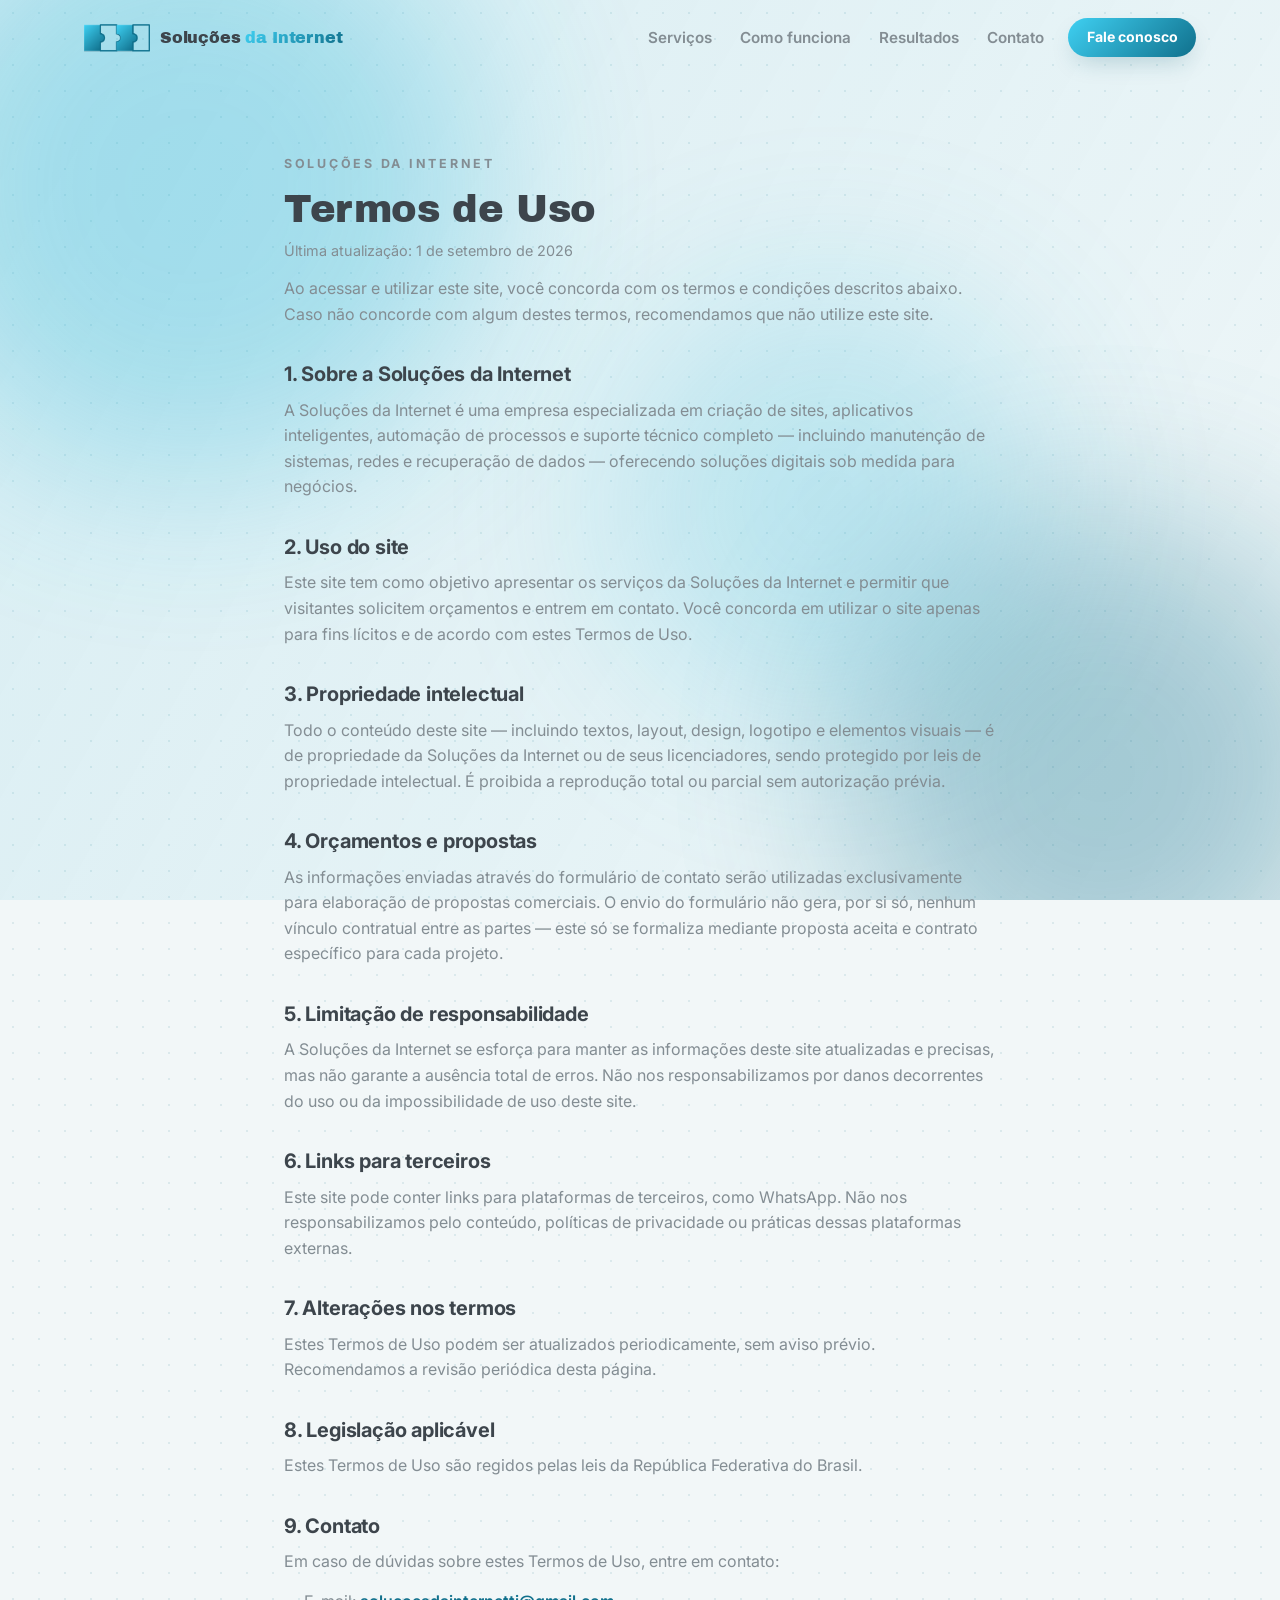
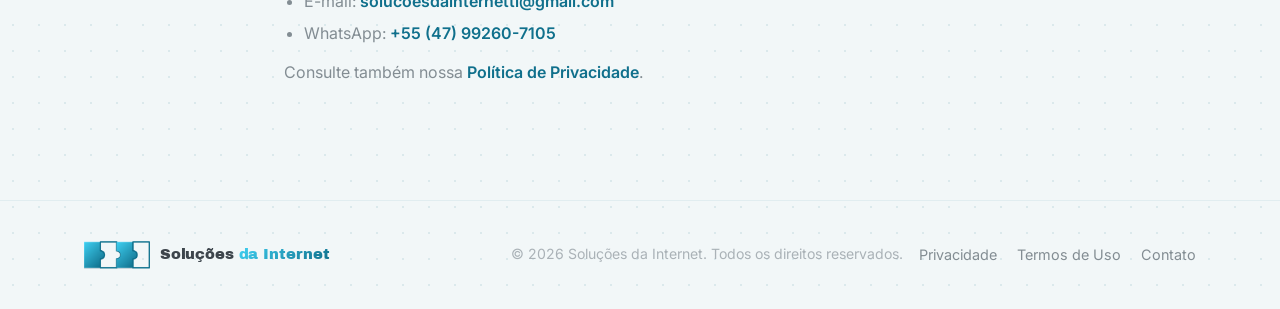
<file: termos.html>
<!DOCTYPE html>
<html lang="pt-BR">
<head>
<meta charset="UTF-8">
<meta name="viewport" content="width=device-width, initial-scale=1.0">
<title>Termos de Uso — Soluções da Internet</title>
<meta name="description" content="Termos de Uso do site da Soluções da Internet.">
<meta property="og:title" content="Termos de Uso — Soluções da Internet">
<meta property="og:description" content="Termos de Uso do site da Soluções da Internet.">
<meta property="og:image" content="https://solucoesdainternet.com.br/assets/img/logo-icon-512.png">
<meta property="og:url" content="https://solucoesdainternet.com.br/termos.html">
<meta property="og:type" content="website">
<link rel="canonical" href="https://solucoesdainternet.com.br/termos.html">
<link rel="icon" href="assets/img/logo-icon-512.png" type="image/png">
<link rel="apple-touch-icon" href="assets/img/apple-touch-icon.png">
<link rel="preconnect" href="https://fonts.googleapis.com">
<link rel="preconnect" href="https://fonts.gstatic.com" crossorigin>
<link href="https://fonts.googleapis.com/css2?family=Archivo+Black&family=Inter:wght@400;500;600;700&display=swap" rel="stylesheet">
<link rel="stylesheet" href="assets/css/style.css?v=1788274978">
</head>
<body>

<div class="bg-aurora" aria-hidden="true">
  <span class="aurora a1"></span>
  <span class="aurora a2"></span>
  <span class="aurora a3"></span>
</div>

<header class="site-header" id="siteHeader">
  <div class="container header-inner">
    <a href="index.html" class="brand" aria-label="Soluções da Internet">
      <img src="assets/img/logo-icon.png" alt="" class="brand-icon">
      <span class="brand-word">Soluções <em class="accent">da Internet</em></span>
    </a>
    <nav class="main-nav" id="mainNav">
      <a href="index.html#servicos">Serviços</a>
      <a href="index.html#processo">Como funciona</a>
      <a href="index.html#numeros">Resultados</a>
      <a href="index.html#contato">Contato</a>
    </nav>
    <a href="index.html#contato" class="btn btn-primary btn-small nav-cta">Fale conosco</a>
    <button class="menu-toggle" id="menuToggle" aria-label="Abrir menu" aria-expanded="false">
      <span></span><span></span><span></span>
    </button>
  </div>
</header>

<main class="legal-page">
  <div class="container legal-container">
    <p class="eyebrow">Soluções da Internet</p>
    <h1>Termos de Uso</h1>
    <p class="legal-updated">Última atualização: 1 de setembro de 2026</p>

    <p>Ao acessar e utilizar este site, você concorda com os termos e condições descritos abaixo. Caso não concorde com algum destes termos, recomendamos que não utilize este site.</p>

    <h2>1. Sobre a Soluções da Internet</h2>
    <p>A Soluções da Internet é uma empresa especializada em criação de sites, aplicativos inteligentes, automação de processos e suporte técnico completo — incluindo manutenção de sistemas, redes e recuperação de dados — oferecendo soluções digitais sob medida para negócios.</p>

    <h2>2. Uso do site</h2>
    <p>Este site tem como objetivo apresentar os serviços da Soluções da Internet e permitir que visitantes solicitem orçamentos e entrem em contato. Você concorda em utilizar o site apenas para fins lícitos e de acordo com estes Termos de Uso.</p>

    <h2>3. Propriedade intelectual</h2>
    <p>Todo o conteúdo deste site — incluindo textos, layout, design, logotipo e elementos visuais — é de propriedade da Soluções da Internet ou de seus licenciadores, sendo protegido por leis de propriedade intelectual. É proibida a reprodução total ou parcial sem autorização prévia.</p>

    <h2>4. Orçamentos e propostas</h2>
    <p>As informações enviadas através do formulário de contato serão utilizadas exclusivamente para elaboração de propostas comerciais. O envio do formulário não gera, por si só, nenhum vínculo contratual entre as partes — este só se formaliza mediante proposta aceita e contrato específico para cada projeto.</p>

    <h2>5. Limitação de responsabilidade</h2>
    <p>A Soluções da Internet se esforça para manter as informações deste site atualizadas e precisas, mas não garante a ausência total de erros. Não nos responsabilizamos por danos decorrentes do uso ou da impossibilidade de uso deste site.</p>

    <h2>6. Links para terceiros</h2>
    <p>Este site pode conter links para plataformas de terceiros, como WhatsApp. Não nos responsabilizamos pelo conteúdo, políticas de privacidade ou práticas dessas plataformas externas.</p>

    <h2>7. Alterações nos termos</h2>
    <p>Estes Termos de Uso podem ser atualizados periodicamente, sem aviso prévio. Recomendamos a revisão periódica desta página.</p>

    <h2>8. Legislação aplicável</h2>
    <p>Estes Termos de Uso são regidos pelas leis da República Federativa do Brasil.</p>

    <h2>9. Contato</h2>
    <p>Em caso de dúvidas sobre estes Termos de Uso, entre em contato:</p>
    <ul>
      <li>E-mail: <a href="mailto:solucoesdainternetti@gmail.com">solucoesdainternetti@gmail.com</a></li>
      <li>WhatsApp: <a href="https://wa.me/5547992607105" target="_blank" rel="noopener">+55 (47) 99260-7105</a></li>
    </ul>

    <p>Consulte também nossa <a href="privacidade.html">Política de Privacidade</a>.</p>
  </div>
</main>

<footer class="site-footer">
  <div class="container footer-inner">
    <a href="index.html" class="brand">
      <img src="assets/img/logo-icon.png" alt="" class="brand-icon">
      <span class="brand-word">Soluções <em class="accent">da Internet</em></span>
    </a>
    <p>© <span id="year"></span> Soluções da Internet. Todos os direitos reservados.</p>
    <div class="footer-links">
      <a href="privacidade.html">Privacidade</a>
      <a href="termos.html">Termos de Uso</a>
      <a href="index.html#contato">Contato</a>
    </div>
  </div>
</footer>

<script src="assets/js/script.js?v=1788274978"></script>
</body>
</html>
</file>
<file: assets/css/style.css>
/* ---------- Reset & base ---------- */
* { box-sizing: border-box; margin: 0; padding: 0; }

:root {
  --bg: #f2f7f8;
  --bg-dot: #dbe9ec;
  --surface: #ffffff;
  --surface-border: #e1edf0;
  --ink: #3d454c;
  --ink-soft: #838d93;
  --ink-faint: #aab2b7;

  --teal: #29b6d8;
  --teal-deep: #10708c;
  --teal-grad: linear-gradient(135deg, #3fd0f2, #10708c);
  --glow: rgba(41, 182, 216, 0.16);
  --badge-shadow: rgba(16, 90, 112, 0.28);
  --badge-edge: rgba(255, 255, 255, 0.55);

  --radius-sm: 10px;
  --radius: 16px;
  --radius-lg: 24px;

  --font-display: 'Archivo Black', 'Arial Black', sans-serif;
  --font-body: 'Inter', sans-serif;

  --container: 1160px;
  --ease: cubic-bezier(0.16, 1, 0.3, 1);
}

@media (prefers-color-scheme: dark) {
  :root:not([data-theme="light"]) {
    --bg: #0d1518;
    --bg-dot: #172226;
    --surface: #121b1e;
    --surface-border: #1e2b30;
    --ink: #e9eff1;
    --ink-soft: #8a9aa0;
    --ink-faint: #5b666b;
    --teal: #3fd0f2;
    --teal-deep: #157e9b;
    --glow: rgba(63, 208, 242, 0.14);
    --badge-shadow: rgba(0, 0, 0, 0.55);
    --badge-edge: rgba(255, 255, 255, 0.18);
  }
}
:root[data-theme="dark"] {
  --bg: #0d1518;
  --bg-dot: #172226;
  --surface: #121b1e;
  --surface-border: #1e2b30;
  --ink: #e9eff1;
  --ink-soft: #8a9aa0;
  --ink-faint: #5b666b;
  --teal: #3fd0f2;
  --teal-deep: #157e9b;
  --glow: rgba(63, 208, 242, 0.14);
  --badge-shadow: rgba(0, 0, 0, 0.55);
  --badge-edge: rgba(255, 255, 255, 0.18);
}

html { scroll-behavior: smooth; }

body {
  background:
    radial-gradient(var(--bg-dot) 1.2px, transparent 1.2px) 0 0/26px 26px,
    var(--bg);
  color: var(--ink);
  font-family: var(--font-body);
  line-height: 1.6;
  -webkit-font-smoothing: antialiased;
  overflow-x: hidden;
}

.bg-aurora {
  position: fixed;
  inset: 0;
  z-index: -1;
  overflow: hidden;
  animation: aurora-hue 90s ease-in-out infinite;
}
.bg-aurora::before {
  content: "";
  position: absolute;
  inset: -25%;
  background: linear-gradient(120deg,
    var(--teal) 0%,
    transparent 30%,
    var(--teal-deep) 55%,
    transparent 80%,
    var(--teal) 100%);
  background-size: 300% 300%;
  opacity: 0.16;
  animation: gradient-flow 55s ease-in-out infinite;
}
@keyframes gradient-flow {
  0% { background-position: 0% 40%; }
  50% { background-position: 100% 60%; }
  100% { background-position: 0% 40%; }
}
.aurora {
  position: absolute;
  border-radius: 50%;
  filter: blur(90px);
  opacity: 0.32;
}
.aurora.a1 {
  width: 46vw; height: 46vw; max-width: 620px; max-height: 620px;
  background: var(--teal);
  top: -12%; left: -8%;
  animation: aurora-drift-1 60s ease-in-out infinite;
}
.aurora.a2 {
  width: 40vw; height: 40vw; max-width: 540px; max-height: 540px;
  background: var(--teal-deep);
  bottom: -14%; right: -6%;
  animation: aurora-drift-2 75s ease-in-out infinite;
}
.aurora.a3 {
  width: 34vw; height: 34vw; max-width: 460px; max-height: 460px;
  background: var(--teal);
  top: 32%; right: 18%;
  opacity: 0.22;
  animation: aurora-drift-3 85s ease-in-out infinite;
}
@keyframes aurora-hue {
  0%, 100% { filter: hue-rotate(0deg); }
  50% { filter: hue-rotate(28deg); }
}
@keyframes aurora-drift-1 {
  0%, 100% { transform: translate(0, 0) scale(1); }
  50% { transform: translate(6vw, 8vh) scale(1.12); }
}
@keyframes aurora-drift-2 {
  0%, 100% { transform: translate(0, 0) scale(1); }
  50% { transform: translate(-7vw, -6vh) scale(1.08); }
}
@keyframes aurora-drift-3 {
  0%, 100% { transform: translate(0, 0) scale(1); }
  50% { transform: translate(-5vw, 7vh) scale(0.92); }
}
@media (prefers-reduced-motion: reduce) {
  .bg-aurora, .aurora, .bg-aurora::before { animation: none !important; }
}

img, svg { max-width: 100%; display: block; }
a { color: inherit; text-decoration: none; }
ul { list-style: none; }

h1, h2, h3 {
  font-family: var(--font-display);
  font-weight: 400;
  letter-spacing: -0.01em;
  line-height: 1.12;
  text-wrap: balance;
}

.accent {
  background: var(--teal-grad);
  -webkit-background-clip: text;
  background-clip: text;
  color: transparent;
}

.container {
  width: 100%;
  max-width: var(--container);
  margin: 0 auto;
  padding: 0 24px;
}

.section { padding: 100px 0; position: relative; }

.eyebrow {
  display: inline-block;
  font-family: var(--font-body);
  font-size: 0.78rem;
  font-weight: 700;
  letter-spacing: 0.22em;
  text-transform: uppercase;
  color: var(--teal-deep);
  margin-bottom: 14px;
}
@media (prefers-color-scheme: dark) { :root:not([data-theme="light"]) .eyebrow { color: var(--teal); } }
:root[data-theme="dark"] .eyebrow { color: var(--teal); }

.section-head { max-width: 640px; margin: 0 auto 56px; text-align: center; }
.section-head h2 { font-size: clamp(1.8rem, 3.6vw, 2.6rem); margin-bottom: 14px; }
.section-sub { color: var(--ink-soft); font-size: 1.05rem; }

/* ---------- Buttons ---------- */
.btn {
  display: inline-flex;
  align-items: center;
  justify-content: center;
  gap: 8px;
  padding: 0.9em 1.7em;
  border-radius: 999px;
  font-weight: 700;
  font-size: 0.98rem;
  font-family: var(--font-body);
  border: none;
  cursor: pointer;
  transition: transform 0.25s var(--ease), box-shadow 0.25s var(--ease);
}
.btn-primary {
  background: var(--teal-grad);
  color: #fff;
  box-shadow: 0 10px 24px -8px var(--badge-shadow);
}
.btn-primary:hover { transform: translateY(-2px); box-shadow: 0 14px 30px -8px var(--badge-shadow); }
.btn-ghost {
  background: var(--surface);
  color: var(--ink);
  border: 1.5px solid color-mix(in srgb, var(--ink) 22%, transparent);
}
.btn-ghost:hover { border-color: var(--teal); color: var(--teal-deep); }
.btn-small { padding: 0.6em 1.3em; font-size: 0.88rem; }
.btn-full { width: 100%; }

/* ---------- Header ---------- */
.site-header {
  position: fixed;
  top: 0; left: 0; right: 0;
  z-index: 100;
  padding: 18px 0;
  transition: background 0.3s var(--ease), padding 0.3s var(--ease), box-shadow 0.3s var(--ease);
}
.site-header.scrolled {
  padding: 12px 0;
  background: color-mix(in srgb, var(--bg) 88%, transparent);
  backdrop-filter: blur(10px);
  box-shadow: 0 1px 0 var(--surface-border);
}
.header-inner {
  display: flex;
  align-items: center;
  gap: 24px;
}

.brand {
  display: inline-flex;
  align-items: center;
  gap: 10px;
  margin-right: auto;
}
.brand-icon { height: 28px; width: auto; flex: none; }
.brand-icon-wrap { position: relative; display: inline-block; line-height: 0; flex: none; }
.brand-icon-wrap::after {
  content: "";
  position: absolute;
  inset: 0;
  background: linear-gradient(100deg, transparent 47%, rgba(255,255,255,0.9) 50%, transparent 53%);
  background-size: 300% 100%;
  background-repeat: no-repeat;
  -webkit-mask-image: url("../img/logo-icon.png");
  mask-image: url("../img/logo-icon.png");
  -webkit-mask-size: contain;
  mask-size: contain;
  -webkit-mask-repeat: no-repeat;
  mask-repeat: no-repeat;
  -webkit-mask-position: center;
  mask-position: center;
  animation: brandShine 8s linear infinite;
  pointer-events: none;
}
@keyframes brandShine {
  0% { background-position: 120% 0; }
  100% { background-position: -20% 0; }
}
.brand-word {
  font-family: var(--font-display);
  font-size: 1rem;
  letter-spacing: -0.01em;
  color: var(--ink);
  white-space: nowrap;
}
.brand-word em { font-style: normal; }

.main-nav { display: flex; align-items: center; gap: 28px; }
.main-nav a {
  font-size: 0.95rem;
  font-weight: 600;
  color: var(--ink-soft);
  transition: color 0.2s;
}
.main-nav a:hover { color: var(--teal-deep); }

.header-actions { display: flex; align-items: center; gap: 12px; }

.whatsapp-float {
  display: inline-flex;
  align-items: center;
  justify-content: center;
  width: 38px; height: 38px;
  border-radius: 50%;
  background: #25D366;
  color: #fff;
  position: relative;
}
.whatsapp-float svg { width: 19px; height: 19px; }
.whatsapp-pulse {
  position: absolute;
  inset: -4px;
  border-radius: 50%;
  border: 2px solid #25D366;
  opacity: 0.6;
  animation: wa-pulse 2.2s ease-out infinite;
}
@keyframes wa-pulse {
  from { transform: scale(0.9); opacity: 0.6; }
  to { transform: scale(1.35); opacity: 0; }
}

.menu-toggle {
  display: none;
  flex-direction: column;
  justify-content: center;
  gap: 5px;
  width: 38px; height: 38px;
  border: none;
  background: transparent;
  cursor: pointer;
}
.menu-toggle span {
  display: block;
  height: 2px;
  background: var(--ink);
  border-radius: 2px;
  transition: transform 0.25s var(--ease), opacity 0.25s var(--ease);
}
.menu-toggle.open span:nth-child(1) { transform: translateY(7px) rotate(45deg); }
.menu-toggle.open span:nth-child(2) { opacity: 0; }
.menu-toggle.open span:nth-child(3) { transform: translateY(-7px) rotate(-45deg); }

@media (max-width: 860px) {
  .header-inner { gap: 10px; }
  .brand-word { font-size: 0.85rem; }
  .header-actions { gap: 8px; }
  .main-nav {
    position: fixed;
    top: 68px; left: 16px; right: 16px;
    flex-direction: column;
    align-items: flex-start;
    gap: 4px;
    background: var(--surface);
    border: 1px solid var(--surface-border);
    border-radius: var(--radius);
    padding: 12px;
    box-shadow: 0 20px 40px -16px var(--badge-shadow);
    transform: translateY(-12px);
    opacity: 0;
    pointer-events: none;
    transition: transform 0.25s var(--ease), opacity 0.25s var(--ease);
  }
  .main-nav.open { transform: translateY(0); opacity: 1; pointer-events: auto; }
  .main-nav a { padding: 10px 12px; width: 100%; border-radius: 8px; }
  .main-nav a:hover { background: var(--bg); }
  .nav-cta { display: none; }
  .menu-toggle { display: flex; flex: none; }
}

@media (max-width: 480px) {
  .brand-word { font-size: 0.78rem; }
}

/* ---------- Hero ---------- */
.hero {
  position: relative;
  padding: 150px 0 90px;
  overflow: hidden;
}
.hero-inner {
  display: grid;
  grid-template-columns: 1.05fr 0.95fr;
  align-items: center;
  gap: 40px;
}
.hero-copy .eyebrow { display: block; }
.hero h1 {
  font-size: clamp(2.1rem, 4.6vw, 3.4rem);
  margin-bottom: 20px;
}
.hero h1 .word { display: inline-block; white-space: nowrap; }
.hero h1 .letter {
  display: inline-block;
  opacity: 0;
  transform: translateY(12px);
  animation: letter-gradient-in 0.7s ease forwards;
}
@keyframes letter-gradient-in {
  0% { opacity: 0; transform: translateY(12px); color: var(--teal); }
  45% { color: var(--teal); }
  75% { color: var(--teal-deep); }
  100% { opacity: 1; transform: translateY(0); color: var(--ink); }
}
.hero-sub {
  color: var(--ink-soft);
  font-size: 1.1rem;
  max-width: 46ch;
  margin: 0 0 32px;
}
.hero-actions { display: flex; gap: 14px; flex-wrap: wrap; }

.hero-visual {
  position: relative;
  aspect-ratio: 1 / 1;
  width: 100%;
  max-width: 520px;
  margin: 0 auto;
  display: flex;
  align-items: center;
  justify-content: center;
}
.hero-orbit-guide {
  position: absolute;
  border-radius: 50%;
  border: 1.5px solid var(--surface-border);
  top: 50%; left: 50%;
  transform: translate(-50%, -50%);
}
.hero-orbit-guide.outer { width: 94%; height: 94%; }
.hero-orbit-guide.inner { width: 58%; height: 58%; }
.hero-ring { position: absolute; top: 0; left: 0; width: 100%; height: 100%; }
.hero-ring.outer { animation: hero-spin 30s linear infinite; }
.hero-ring.inner { animation: hero-spin-rev 20s linear infinite; }
.hero-node { position: absolute; top: 0; left: 0; width: 0; height: 0; transform: translate(-50%, -50%); }
.hero-ring.outer .hero-node { animation: hero-node-rev 30s linear infinite; }
.hero-ring.inner .hero-node { animation: hero-node-fwd 20s linear infinite; }
@keyframes hero-spin { to { transform: rotate(360deg); } }
@keyframes hero-spin-rev { to { transform: rotate(-360deg); } }
@keyframes hero-node-rev { from { transform: translate(-50%,-50%) rotate(0deg); } to { transform: translate(-50%,-50%) rotate(-360deg); } }
@keyframes hero-node-fwd { from { transform: translate(-50%,-50%) rotate(0deg); } to { transform: translate(-50%,-50%) rotate(360deg); } }

.hero-badge {
  position: absolute;
  top: 0; left: 0;
  transform: translate(-50%, -50%);
  display: flex;
  align-items: center;
  justify-content: center;
  border-radius: 50%;
  background: var(--teal-grad);
  box-shadow: 0 8px 18px -6px var(--badge-shadow), 0 0 0 1px var(--badge-edge) inset;
}
.hero-ring.outer .hero-badge { width: 72px; aspect-ratio: 1; }
.hero-ring.inner .hero-badge { width: 56px; aspect-ratio: 1; }
.hero-badge svg { width: 55%; height: 55%; fill: none; stroke: #fff; stroke-width: 1.8; stroke-linecap: round; stroke-linejoin: round; }
.hero-center {
  position: relative;
  z-index: 2;
  text-align: center;
}
.hero-center .l1 { font-family: var(--font-display); font-size: clamp(1.3rem, 3.2vw, 1.9rem); color: var(--ink); }
.hero-center .l2 { font-family: var(--font-display); font-size: clamp(1.8rem, 4.4vw, 2.6rem); }
.hero-center .l2 .da { font-family: var(--font-body); font-weight: 500; font-style: italic; font-size: 0.5em; color: var(--ink-soft); margin-right: 0.2em; }

@media (max-width: 900px) {
  .hero-inner { grid-template-columns: 1fr; text-align: center; }
  .hero-copy { order: 2; }
  .hero-sub { margin-left: auto; margin-right: auto; }
  .hero-actions { justify-content: center; }
  .hero-visual { order: 1; max-width: 380px; }
}
@media (prefers-reduced-motion: reduce) {
  .hero-ring, .hero-node { animation: none !important; }
}

/* ---------- Trust strip ---------- */
.trust-strip { padding: 28px 0; border-top: 1px solid var(--surface-border); border-bottom: 1px solid var(--surface-border); }
.trust-inner { text-align: center; color: var(--ink-soft); font-size: 0.95rem; font-weight: 600; }

/* ---------- Services ---------- */
.service-grid {
  display: grid;
  grid-template-columns: repeat(auto-fit, minmax(260px, 1fr));
  gap: 20px;
}
.service-card {
  position: relative;
  background: var(--surface);
  border: 1px solid var(--surface-border);
  border-radius: var(--radius);
  padding: 28px 24px;
  transition: transform 0.25s var(--ease), box-shadow 0.25s var(--ease), border-color 0.25s;
}
.service-card:hover {
  transform: translateY(-4px);
  border-color: var(--teal);
  box-shadow: 0 16px 32px -18px var(--badge-shadow);
}
.service-icon {
  width: 48px; height: 48px;
  border-radius: 14px;
  display: flex;
  align-items: center;
  justify-content: center;
  background: var(--teal-grad);
  margin-bottom: 18px;
}
.service-icon svg { width: 24px; height: 24px; fill: none; stroke: #fff; stroke-width: 1.8; stroke-linecap: round; stroke-linejoin: round; }
.service-card h3 { font-size: 1.15rem; margin-bottom: 8px; }
.service-card p { color: var(--ink-soft); font-size: 0.95rem; }

/* ---------- Process ---------- */
.process-track {
  position: relative;
  display: grid;
  grid-template-columns: repeat(4, 1fr);
  gap: 24px;
}
.process-line {
  position: absolute;
  top: 22px; left: 6%; right: 6%;
  height: 2px;
  background: var(--surface-border);
}
.process-step { position: relative; text-align: center; }
.step-num {
  width: 44px; height: 44px;
  margin: 0 auto 16px;
  border-radius: 50%;
  background: var(--surface);
  border: 2px solid var(--teal);
  color: var(--teal-deep);
  font-family: var(--font-display);
  font-size: 0.95rem;
  display: flex;
  align-items: center;
  justify-content: center;
  position: relative;
  z-index: 1;
}
.process-step h3 { font-size: 1.1rem; margin-bottom: 8px; }
.process-step p { color: var(--ink-soft); font-size: 0.92rem; }

@media (max-width: 780px) {
  .process-track { grid-template-columns: 1fr; gap: 32px; }
  .process-line { display: none; }
}

/* ---------- Stats ---------- */
.stats-grid {
  display: grid;
  grid-template-columns: repeat(4, 1fr);
  gap: 24px;
  text-align: center;
}
.stat-num, .stat-suffix {
  font-family: var(--font-display);
  font-size: clamp(2rem, 4vw, 2.8rem);
  color: var(--teal-deep);
}
@media (prefers-color-scheme: dark) { :root:not([data-theme="light"]) .stat-num, :root:not([data-theme="light"]) .stat-suffix { color: var(--teal); } }
.stat p { color: var(--ink-soft); margin-top: 6px; font-size: 0.95rem; }
@media (max-width: 700px) { .stats-grid { grid-template-columns: repeat(2, 1fr); gap: 32px 16px; } }

/* ---------- CTA band ---------- */
.cta-band { padding: 80px 0; }
.cta-inner {
  text-align: center;
  background: var(--surface);
  border: 1px solid var(--surface-border);
  border-radius: var(--radius-lg);
  padding: 56px 32px;
  max-width: 780px;
  margin: 0 auto;
}
.cta-inner h2 { font-size: clamp(1.6rem, 3.2vw, 2.2rem); margin-bottom: 12px; }
.cta-inner p { color: var(--ink-soft); margin-bottom: 26px; }

/* ---------- Contact ---------- */
.contact-grid {
  display: grid;
  grid-template-columns: 0.9fr 1.1fr;
  gap: 48px;
}
.contact-info h2 { font-size: clamp(1.6rem, 3vw, 2.2rem); margin-bottom: 12px; }
.contact-list { margin-top: 28px; display: flex; flex-direction: column; gap: 16px; }
.contact-list li { display: flex; flex-direction: column; gap: 2px; }
.contact-label { font-size: 0.8rem; font-weight: 700; letter-spacing: 0.08em; text-transform: uppercase; color: var(--ink-faint); }
.contact-list a { font-weight: 600; color: var(--ink); }
.contact-list a:hover { color: var(--teal-deep); }

.contact-form {
  background: var(--surface);
  border: 1px solid var(--surface-border);
  border-radius: var(--radius);
  padding: 28px;
  display: flex;
  flex-direction: column;
  gap: 18px;
}
.form-row { display: grid; grid-template-columns: 1fr 1fr; gap: 18px; }
.contact-form label { display: flex; flex-direction: column; gap: 6px; font-size: 0.88rem; font-weight: 600; color: var(--ink-soft); }
.contact-form input, .contact-form select, .contact-form textarea {
  font-family: var(--font-body);
  font-size: 0.95rem;
  color: var(--ink);
  background: var(--bg);
  border: 1.5px solid var(--surface-border);
  border-radius: var(--radius-sm);
  padding: 12px 14px;
  resize: vertical;
}
.contact-form input:focus, .contact-form select:focus, .contact-form textarea:focus {
  outline: none;
  border-color: var(--teal);
}
.form-note { font-size: 0.9rem; min-height: 1.2em; color: var(--teal-deep); }
@media (max-width: 780px) {
  .contact-grid { grid-template-columns: 1fr; }
  .form-row { grid-template-columns: 1fr; }
}

/* ---------- Footer ---------- */
.site-footer { border-top: 1px solid var(--surface-border); padding: 40px 0; }
.footer-inner {
  display: flex;
  align-items: center;
  justify-content: space-between;
  flex-wrap: wrap;
  gap: 16px;
}
.footer-inner .brand-word { font-size: 0.92rem; }
.footer-inner p { color: var(--ink-faint); font-size: 0.88rem; }
.footer-links { display: flex; gap: 20px; flex-wrap: wrap; }
.footer-links a { color: var(--ink-soft); font-size: 0.9rem; }
.footer-links a:hover { color: var(--teal-deep); }

/* ---------- Legal pages ---------- */
.legal-page { padding: 150px 0 100px; }
.legal-container { max-width: 760px; margin: 0 auto; }
.legal-container h1 { font-size: clamp(1.8rem, 3.6vw, 2.4rem); margin-bottom: 8px; }
.legal-updated { color: var(--ink-faint); font-size: 0.9rem; margin-bottom: 32px; }
.legal-container h2 { font-size: 1.25rem; margin: 36px 0 12px; font-family: var(--font-body); font-weight: 700; }
.legal-container p { margin-bottom: 14px; color: var(--ink-soft); }
.legal-container strong { color: var(--ink); }
.legal-container ul { margin: 0 0 14px 20px; }
.legal-container li { list-style: disc; color: var(--ink-soft); margin-bottom: 6px; }
.legal-container a { color: var(--teal-deep); font-weight: 600; }
.legal-container a:hover { text-decoration: underline; }

/* ---------- Scroll reveal ---------- */
.reveal { opacity: 0; transform: translateY(18px); transition: opacity 0.7s var(--ease), transform 0.7s var(--ease); transition-delay: var(--delay, 0s); }
.reveal.in-view { opacity: 1; transform: translateY(0); }
@media (prefers-reduced-motion: reduce) { .reveal { transition: none; opacity: 1; transform: none; } }

/* ---------- Páginas de serviço ---------- */
.svc-page { padding-top: 130px; }
.svc-hero { text-align: center; max-width: 780px; margin: 0 auto 8px; }
.svc-hero h1 { font-size: clamp(1.9rem, 4vw, 2.9rem); margin-bottom: 16px; }
.svc-hero .hero-sub { margin: 0 auto 28px; }
.svc-hero .hero-actions { justify-content: center; }
.breadcrumbs { font-size: 0.86rem; color: var(--ink-faint); margin-bottom: 22px; text-align: center; }
.breadcrumbs a { color: var(--ink-soft); }
.breadcrumbs a:hover { color: var(--teal-deep); text-decoration: underline; }
.breadcrumbs span { margin: 0 6px; }
.svc-body { max-width: 780px; margin: 0 auto; }
.svc-body h2 { font-size: clamp(1.45rem, 2.8vw, 1.9rem); margin: 0 0 16px; }
.svc-body h3 { font-size: 1.08rem; margin-bottom: 8px; }
.svc-body p { color: var(--ink-soft); margin-bottom: 16px; }
.svc-body strong { color: var(--ink); }
.svc-list { display: grid; gap: 14px; margin: 0 0 8px; }
.svc-list li { display: flex; gap: 12px; align-items: flex-start; color: var(--ink-soft); }
.svc-list li::before {
  content: ""; flex: none; width: 20px; height: 20px; margin-top: 2px; border-radius: 50%;
  background: var(--teal-grad);
  -webkit-mask: url("data:image/svg+xml,%3Csvg xmlns='http://www.w3.org/2000/svg' viewBox='0 0 24 24'%3E%3Cpath fill='none' stroke='%23000' stroke-width='3' stroke-linecap='round' stroke-linejoin='round' d='m5 12.5 4.5 4.5L19 7.5'/%3E%3C/svg%3E") center/contain no-repeat;
  mask: url("data:image/svg+xml,%3Csvg xmlns='http://www.w3.org/2000/svg' viewBox='0 0 24 24'%3E%3Cpath fill='none' stroke='%23000' stroke-width='3' stroke-linecap='round' stroke-linejoin='round' d='m5 12.5 4.5 4.5L19 7.5'/%3E%3C/svg%3E") center/contain no-repeat;
}
.faq-list { display: grid; gap: 12px; }
.faq-item {
  background: var(--surface); border: 1px solid var(--surface-border);
  border-radius: var(--radius); padding: 20px 22px;
}
.faq-item h3 { margin-bottom: 8px; color: var(--ink); }
.faq-item p { margin-bottom: 0; }
.svc-related { display: flex; flex-wrap: wrap; gap: 10px; justify-content: center; }
.svc-related a {
  border: 1px solid var(--surface-border); background: var(--surface);
  border-radius: 999px; padding: 9px 18px; font-size: 0.9rem;
  font-weight: 600; color: var(--ink-soft); transition: all 0.25s var(--ease);
}
.svc-related a:hover { color: var(--teal-deep); border-color: var(--teal); transform: translateY(-2px); }
@media (max-width: 720px) { .svc-page { padding-top: 110px; } }
.service-card h3 .card-link { color: inherit; }
.service-card h3 .card-link::after { content: ""; position: absolute; inset: 0; border-radius: inherit; }
.service-card:hover h3 .card-link { color: var(--teal-deep); }
</file>
